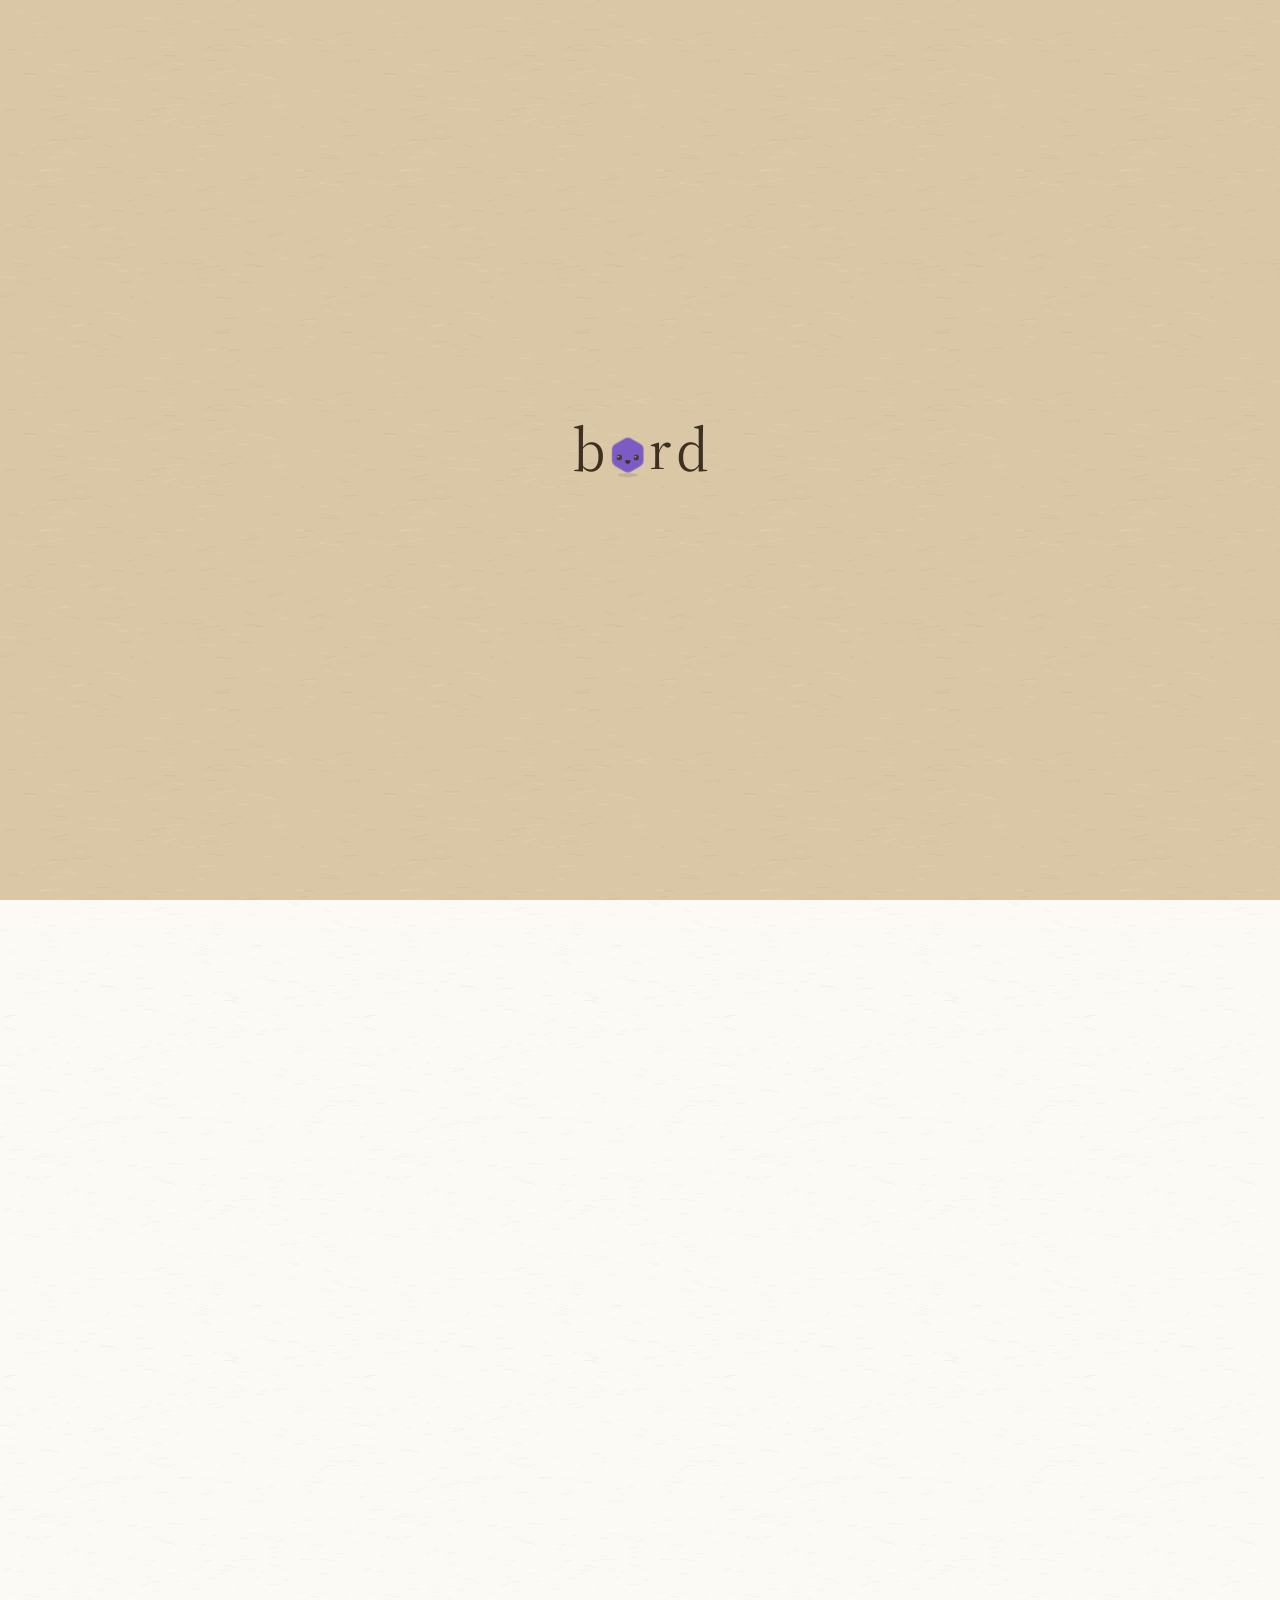
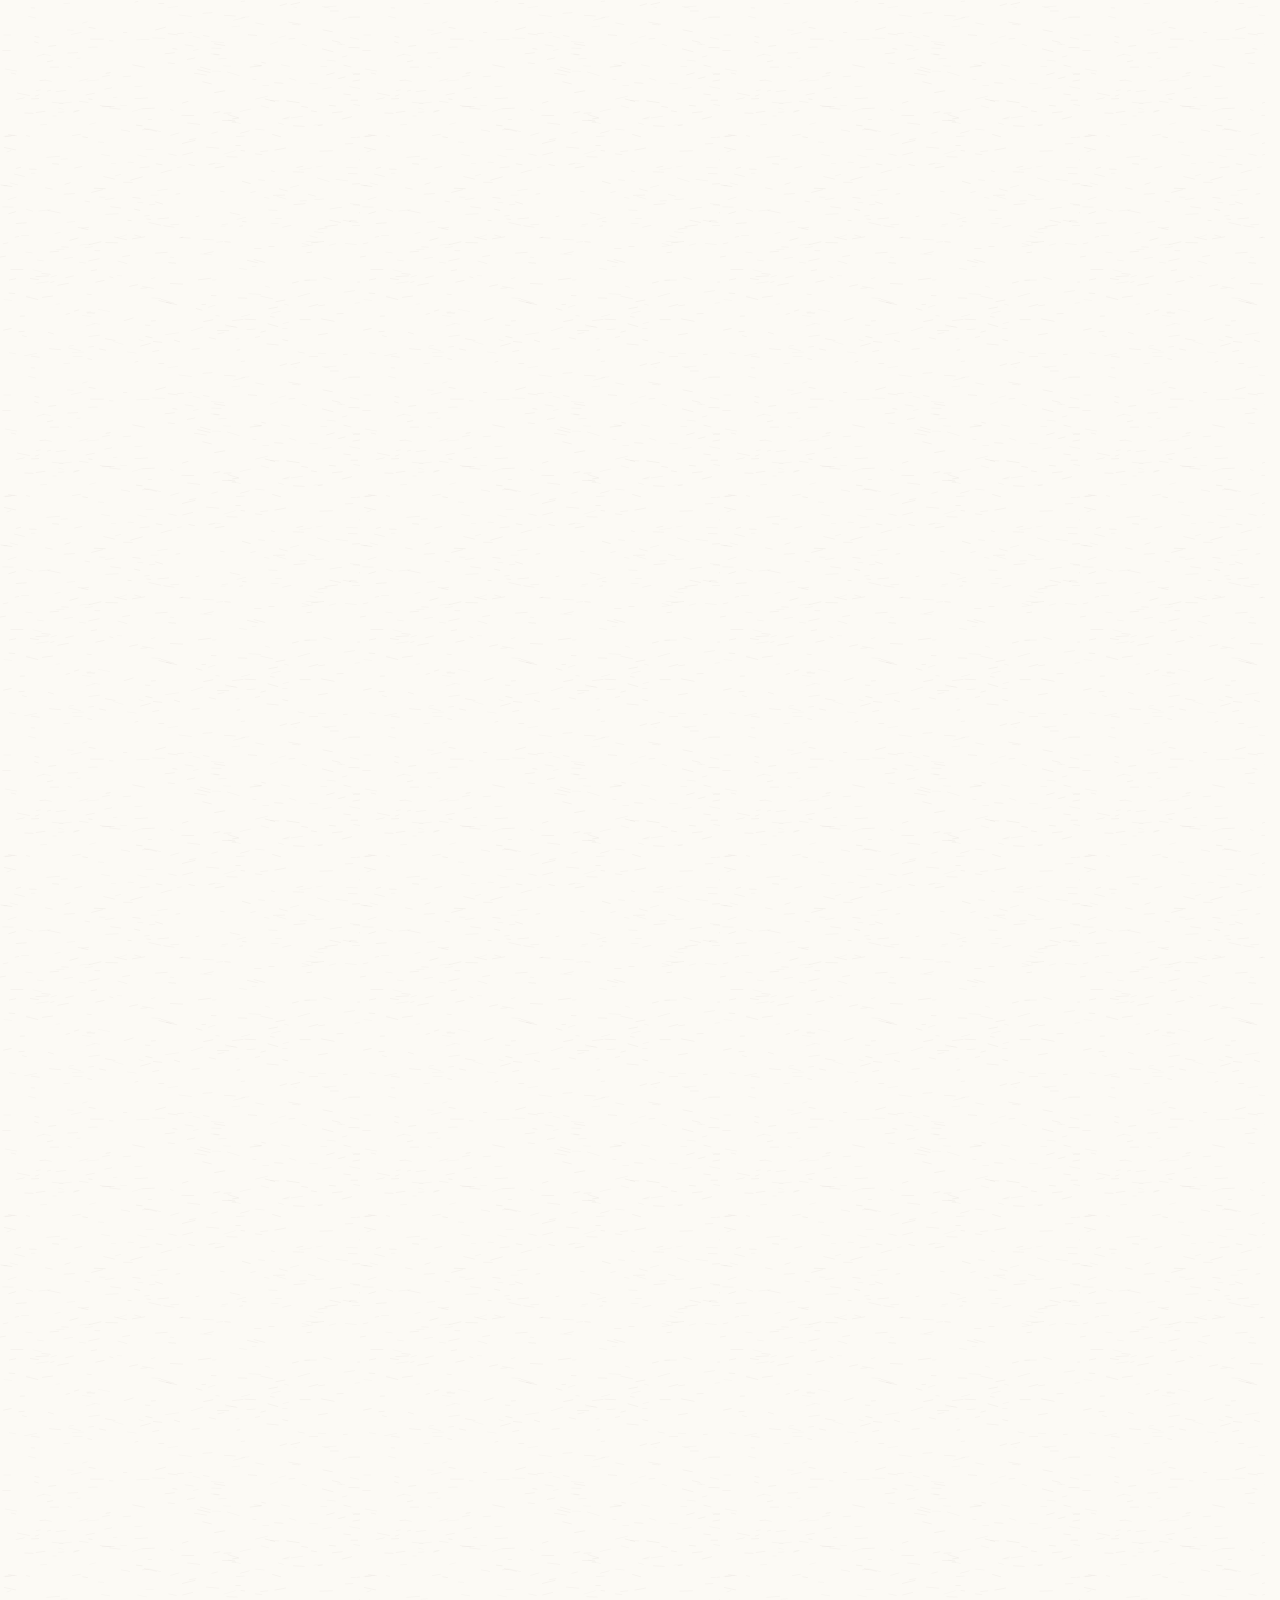
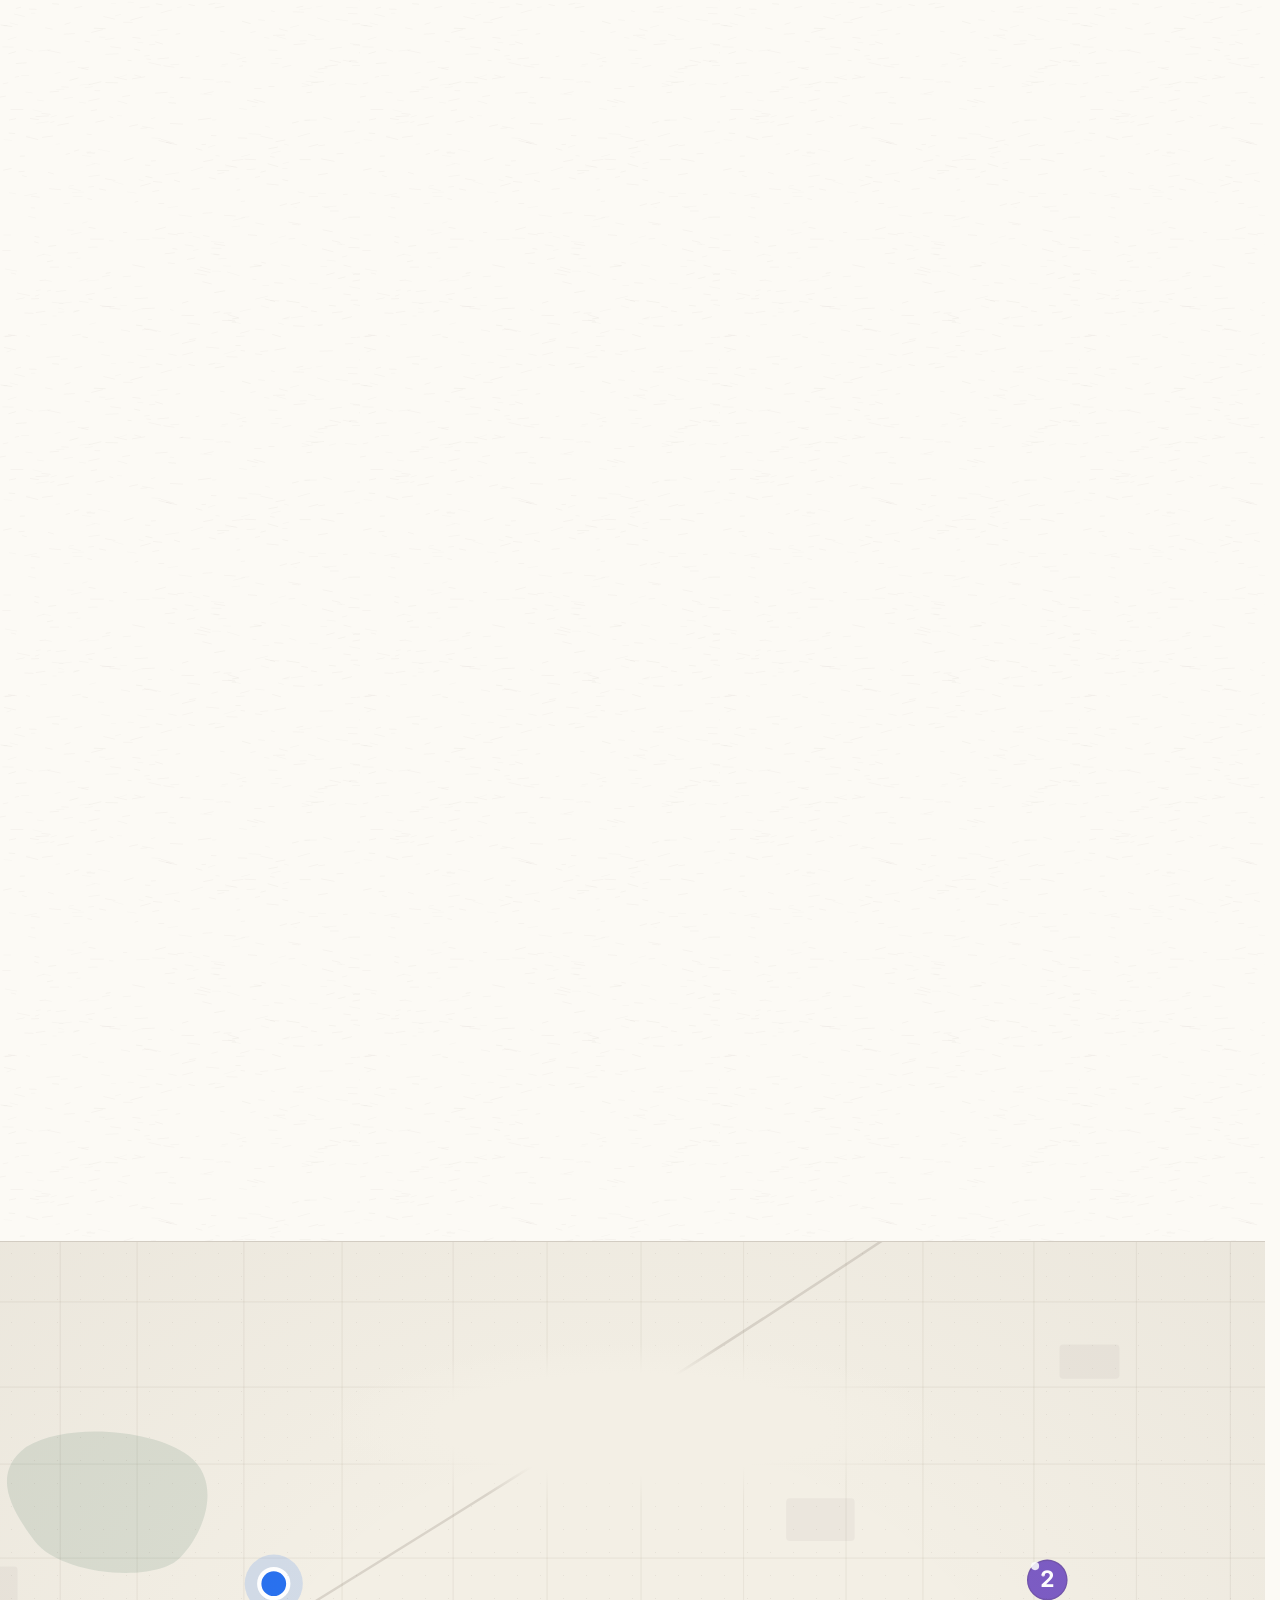
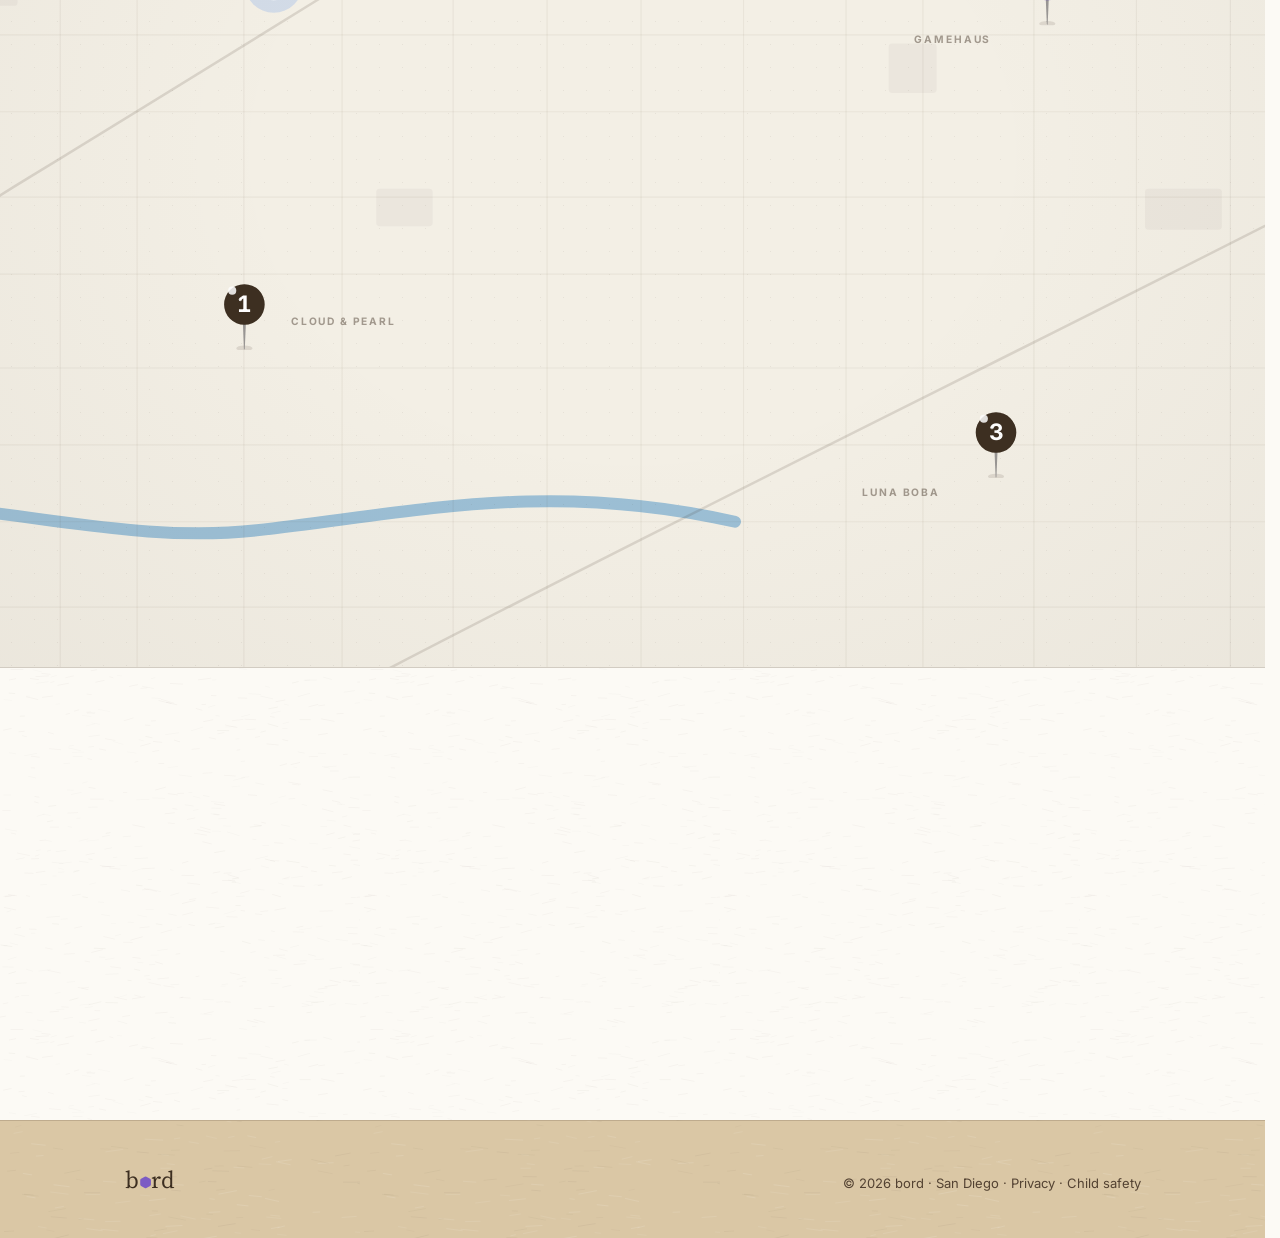
<file: index.html>
<!DOCTYPE html>
<html lang="en">
<head>
  <meta charset="UTF-8" />
  <meta name="viewport" content="width=device-width, initial-scale=1.0" />
  <title>bord</title>
  <meta name="description" content="bord. Meet people over board games at boba shops near you." />
  <link rel="icon" type="image/svg+xml" href="favicon.svg?v=20260914" />

  <link rel="preconnect" href="https://fonts.googleapis.com" />
  <link rel="preconnect" href="https://fonts.gstatic.com" crossorigin />
  <link href="https://fonts.googleapis.com/css2?family=Source+Serif+4:ital,opsz,wght@0,8..60,400..600;1,8..60,400&family=Inter:wght@400;500;700&display=swap" rel="stylesheet" />

  <!-- ?v= busts browser caches of the stylesheets and scripts. Bump it
       whenever css/ or js/ change, or visitors keep the old rules. -->
  <link rel="stylesheet" href="css/tokens.css?v=20261031" />
  <link rel="stylesheet" href="css/base.css?v=20261106" />
  <link rel="stylesheet" href="css/sections.css?v=20261106" />
  <link rel="stylesheet" href="css/bord-mascot.css?v=20261025" />
  <link rel="stylesheet" href="css/intro.css?v=20261031" />
  <noscript><style>.intro { display: none; }</style></noscript>
</head>
<body>

<svg xmlns="http://www.w3.org/2000/svg" style="display:none" aria-hidden="true">
<symbol id="s-catan" viewBox="-64 -64 128 128"><path d="M-6.55 -32.22Q0 -36 6.55 -32.22L24.63 -21.78Q31.18 -18 31.18 -10.44L31.18 10.44Q31.18 18 24.63 21.78L6.55 32.22Q0 36 -6.55 32.22L-24.63 21.78Q-31.18 18 -31.18 10.44L-31.18 -10.44Q-31.18 -18 -24.63 -21.78Z" fill="#FFFFFF" stroke="#FFFFFF" stroke-width="10" stroke-linejoin="round"/><path d="M-30 -32L-21.5 -22L-38.5 -22Z" fill="#FFFFFF" stroke="#FFFFFF" stroke-width="10" stroke-linejoin="round"/><path d="M-36.5 -22H-23.5A0 0 0 0 1 -23.5 -22V-12A0 0 0 0 1 -23.5 -12H-36.5A0 0 0 0 1 -36.5 -12V-22A0 0 0 0 1 -36.5 -22Z" fill="#FFFFFF" stroke="#FFFFFF" stroke-width="10" stroke-linejoin="round"/><path d="M-6.55 -32.22Q0 -36 6.55 -32.22L24.63 -21.78Q31.18 -18 31.18 -10.44L31.18 10.44Q31.18 18 24.63 21.78L6.55 32.22Q0 36 -6.55 32.22L-24.63 21.78Q-31.18 18 -31.18 10.44L-31.18 -10.44Q-31.18 -18 -24.63 -21.78Z" fill="#E6B496" stroke="#3D2F21" stroke-width="1" stroke-opacity=".25"/><path d="M-11.4 0.2H11.4A1.6 1.6 0 0 1 13 1.8V1.8A1.6 1.6 0 0 1 11.4 3.4H-11.4A1.6 1.6 0 0 1 -13 1.8V1.8A1.6 1.6 0 0 1 -11.4 0.2Z" fill="#E0BF73" opacity="0.85"/><path d="M-9.4 8.4H9.4A1.6 1.6 0 0 1 11 10V10A1.6 1.6 0 0 1 9.4 11.6H-9.4A1.6 1.6 0 0 1 -11 10V10A1.6 1.6 0 0 1 -9.4 8.4Z" fill="#E0BF73" opacity="0.85"/><path d="M-7.4 16.6H7.4A1.6 1.6 0 0 1 9 18.2V18.2A1.6 1.6 0 0 1 7.4 19.8H-7.4A1.6 1.6 0 0 1 -9 18.2V18.2A1.6 1.6 0 0 1 -7.4 16.6Z" fill="#E0BF73" opacity="0.85"/><path d="M-36.5 -22H-23.5A0 0 0 0 1 -23.5 -22V-12A0 0 0 0 1 -23.5 -12H-36.5A0 0 0 0 1 -36.5 -12V-22A0 0 0 0 1 -36.5 -22Z" fill="#FCFAF5" stroke="#3D2F21" stroke-width="0.8" stroke-opacity=".3"/><path d="M-31.75 -17A1.75 1.75 0 1 0 -28.25 -17A1.75 1.75 0 1 0 -31.75 -17Z" fill="#BAD0E1" opacity="0.8"/><path d="M-30 -32L-21.5 -22L-38.5 -22Z" fill="#ECBFBF" stroke="#3D2F21" stroke-width="0.8" stroke-opacity=".3" stroke-linejoin="round"/></symbol>
<symbol id="s-wingspan" viewBox="-64 -64 128 128"><path d="M-31 -2A27 23 0 1 0 23 -2A27 23 0 1 0 -31 -2Z" fill="#FFFFFF" stroke="#FFFFFF" stroke-width="10" stroke-linejoin="round"/><path d="M1 -18A15 15 0 1 0 31 -18A15 15 0 1 0 1 -18Z" fill="#FFFFFF" stroke="#FFFFFF" stroke-width="10" stroke-linejoin="round"/><path d="M16.5 20A7.5 9.25 0 1 0 31.5 20A7.5 9.25 0 1 0 16.5 20Z" fill="#FFFFFF" stroke="#FFFFFF" stroke-width="10" stroke-linejoin="round"/><g transform="rotate(-115 -31 0)"><path d="M-31 -7L-22 7L-40 7Z" fill="#FFFFFF" stroke="#FFFFFF" stroke-width="10" stroke-linejoin="round"/></g><g transform="rotate(-115 -31 0)"><path d="M-31 -7L-22 7L-40 7Z" fill="#9EB5C8"/></g><path d="M-31 -2A27 23 0 1 0 23 -2A27 23 0 1 0 -31 -2Z" fill="#BAD0E1"/><path d="M1 -18A15 15 0 1 0 31 -18A15 15 0 1 0 1 -18Z" fill="#BAD0E1"/><g transform="rotate(-14 -8 2)"><path d="M-22 2A14 8.5 0 1 0 6 2A14 8.5 0 1 0 -22 2Z" fill="#96AEC0" stroke="#FFFFFF" stroke-width="1.4" stroke-opacity=".5"/></g><g transform="rotate(90 33 -16)"><path d="M33 -21.5L37.5 -10.5L28.5 -10.5Z" fill="#E0BF73"/></g><path d="M15.75 -21A4.25 4.25 0 1 0 24.25 -21A4.25 4.25 0 1 0 15.75 -21Z" fill="#3D2F21"/><path d="M16.6 -23.89A0.85 0.85 0 1 0 18.3 -23.89A0.85 0.85 0 1 0 16.6 -23.89Z" fill="#FFFFFF" opacity="0.85"/><path d="M18.81 -22.02A0.34 0.34 0 1 0 19.49 -22.02A0.34 0.34 0 1 0 18.81 -22.02Z" fill="#FFFFFF" opacity="0.68"/><path d="M21.25 -11A3.75 2.5 0 1 0 28.75 -11A3.75 2.5 0 1 0 21.25 -11Z" fill="#ECBFBF" opacity="0.7"/><path d="M16.5 20A7.5 9.25 0 1 0 31.5 20A7.5 9.25 0 1 0 16.5 20Z" fill="#FCFAF5" stroke="#3D2F21" stroke-width="0.8" stroke-opacity=".22"/><path d="M21 17A1 1 0 1 0 23 17A1 1 0 1 0 21 17Z" fill="#BDA784" opacity="0.5"/><path d="M25.7 23A0.8 0.8 0 1 0 27.3 23A0.8 0.8 0 1 0 25.7 23Z" fill="#BDA784" opacity="0.5"/></symbol>
<symbol id="s-jenga" viewBox="-64 -64 128 128"><path d="M-24.76 -29.8H24.76A3.24 3.24 0 0 1 28 -26.56V-22.24A3.24 3.24 0 0 1 24.76 -19H-24.76A3.24 3.24 0 0 1 -28 -22.24V-26.56A3.24 3.24 0 0 1 -24.76 -29.8Z" fill="#FFFFFF" stroke="#FFFFFF" stroke-width="10" stroke-linejoin="round"/><path d="M-27.76 -17.6H-6.94A3.24 3.24 0 0 1 -3.7 -14.36V-10.04A3.24 3.24 0 0 1 -6.94 -6.8H-27.76A3.24 3.24 0 0 1 -31 -10.04V-14.36A3.24 3.24 0 0 1 -27.76 -17.6Z" fill="#FFFFFF" stroke="#FFFFFF" stroke-width="10" stroke-linejoin="round"/><path d="M3.94 -17.6H24.76A3.24 3.24 0 0 1 28 -14.36V-10.04A3.24 3.24 0 0 1 24.76 -6.8H3.94A3.24 3.24 0 0 1 0.7 -10.04V-14.36A3.24 3.24 0 0 1 3.94 -17.6Z" fill="#FFFFFF" stroke="#FFFFFF" stroke-width="10" stroke-linejoin="round"/><path d="M-24.76 -5.4H24.76A3.24 3.24 0 0 1 28 -2.16V2.16A3.24 3.24 0 0 1 24.76 5.4H-24.76A3.24 3.24 0 0 1 -28 2.16V-2.16A3.24 3.24 0 0 1 -24.76 -5.4Z" fill="#FFFFFF" stroke="#FFFFFF" stroke-width="10" stroke-linejoin="round"/><path d="M-24.76 6.8H-3.94A3.24 3.24 0 0 1 -0.7 10.04V14.36A3.24 3.24 0 0 1 -3.94 17.6H-24.76A3.24 3.24 0 0 1 -28 14.36V10.04A3.24 3.24 0 0 1 -24.76 6.8Z" fill="#FFFFFF" stroke="#FFFFFF" stroke-width="10" stroke-linejoin="round"/><path d="M3.94 6.8H24.76A3.24 3.24 0 0 1 28 10.04V14.36A3.24 3.24 0 0 1 24.76 17.6H3.94A3.24 3.24 0 0 1 0.7 14.36V10.04A3.24 3.24 0 0 1 3.94 6.8Z" fill="#FFFFFF" stroke="#FFFFFF" stroke-width="10" stroke-linejoin="round"/><path d="M-24.76 19H24.76A3.24 3.24 0 0 1 28 22.24V26.56A3.24 3.24 0 0 1 24.76 29.8H-24.76A3.24 3.24 0 0 1 -28 26.56V22.24A3.24 3.24 0 0 1 -24.76 19Z" fill="#FFFFFF" stroke="#FFFFFF" stroke-width="10" stroke-linejoin="round"/><path d="M-24.76 -29.8H24.76A3.24 3.24 0 0 1 28 -26.56V-22.24A3.24 3.24 0 0 1 24.76 -19H-24.76A3.24 3.24 0 0 1 -28 -22.24V-26.56A3.24 3.24 0 0 1 -24.76 -29.8Z" fill="#DAC7A5" stroke="#3D2F21" stroke-width="0.8" stroke-opacity=".25"/><path d="M-27.76 -17.6H-6.94A3.24 3.24 0 0 1 -3.7 -14.36V-10.04A3.24 3.24 0 0 1 -6.94 -6.8H-27.76A3.24 3.24 0 0 1 -31 -10.04V-14.36A3.24 3.24 0 0 1 -27.76 -17.6Z" fill="#ECBFBF" stroke="#3D2F21" stroke-width="0.8" stroke-opacity=".25"/><path d="M3.94 -17.6H24.76A3.24 3.24 0 0 1 28 -14.36V-10.04A3.24 3.24 0 0 1 24.76 -6.8H3.94A3.24 3.24 0 0 1 0.7 -10.04V-14.36A3.24 3.24 0 0 1 3.94 -17.6Z" fill="#DAC7A5" stroke="#3D2F21" stroke-width="0.8" stroke-opacity=".25"/><path d="M-24.76 -5.4H24.76A3.24 3.24 0 0 1 28 -2.16V2.16A3.24 3.24 0 0 1 24.76 5.4H-24.76A3.24 3.24 0 0 1 -28 2.16V-2.16A3.24 3.24 0 0 1 -24.76 -5.4Z" fill="#DAC7A5" stroke="#3D2F21" stroke-width="0.8" stroke-opacity=".25"/><path d="M-24.76 6.8H-3.94A3.24 3.24 0 0 1 -0.7 10.04V14.36A3.24 3.24 0 0 1 -3.94 17.6H-24.76A3.24 3.24 0 0 1 -28 14.36V10.04A3.24 3.24 0 0 1 -24.76 6.8Z" fill="#DAC7A5" stroke="#3D2F21" stroke-width="0.8" stroke-opacity=".25"/><path d="M3.94 6.8H24.76A3.24 3.24 0 0 1 28 10.04V14.36A3.24 3.24 0 0 1 24.76 17.6H3.94A3.24 3.24 0 0 1 0.7 14.36V10.04A3.24 3.24 0 0 1 3.94 6.8Z" fill="#DAC7A5" stroke="#3D2F21" stroke-width="0.8" stroke-opacity=".25"/><path d="M-24.76 19H24.76A3.24 3.24 0 0 1 28 22.24V26.56A3.24 3.24 0 0 1 24.76 29.8H-24.76A3.24 3.24 0 0 1 -28 26.56V22.24A3.24 3.24 0 0 1 -24.76 19Z" fill="#DAC7A5" stroke="#3D2F21" stroke-width="0.8" stroke-opacity=".25"/></symbol>
<symbol id="s-uno" viewBox="-64 -64 128 128"><g transform="rotate(-11 -7.5 26)"><path d="M-20 -26H5A5.5 5.5 0 0 1 10.5 -20.5V20.5A5.5 5.5 0 0 1 5 26H-20A5.5 5.5 0 0 1 -25.5 20.5V-20.5A5.5 5.5 0 0 1 -20 -26Z" fill="#FFFFFF" stroke="#FFFFFF" stroke-width="10" stroke-linejoin="round"/></g><g transform="rotate(11 7.5 26)"><path d="M-5 -26H20A5.5 5.5 0 0 1 25.5 -20.5V20.5A5.5 5.5 0 0 1 20 26H-5A5.5 5.5 0 0 1 -10.5 20.5V-20.5A5.5 5.5 0 0 1 -5 -26Z" fill="#FFFFFF" stroke="#FFFFFF" stroke-width="10" stroke-linejoin="round"/></g><g transform="rotate(-11 -7.5 26)"><path d="M-20 -26H5A5.5 5.5 0 0 1 10.5 -20.5V20.5A5.5 5.5 0 0 1 5 26H-20A5.5 5.5 0 0 1 -25.5 20.5V-20.5A5.5 5.5 0 0 1 -20 -26Z" fill="#BAD0E1" stroke="#FFFFFF" stroke-width="2.6"/><g transform="rotate(28 -7.5 0)"><path d="M-17.5 0A10 16 0 1 0 2.5 0A10 16 0 1 0 -17.5 0Z" fill="#FFFFFF" stroke="#FFFFFF" stroke-width="2.4" opacity="0.9"/></g></g><g transform="rotate(11 7.5 26)"><path d="M-5 -26H20A5.5 5.5 0 0 1 25.5 -20.5V20.5A5.5 5.5 0 0 1 20 26H-5A5.5 5.5 0 0 1 -10.5 20.5V-20.5A5.5 5.5 0 0 1 -5 -26Z" fill="#ECBFBF" stroke="#FFFFFF" stroke-width="2.6"/><g transform="rotate(28 7.5 0)"><path d="M-2.5 0A10 16 0 1 0 17.5 0A10 16 0 1 0 -2.5 0Z" fill="#FFFFFF" stroke="#FFFFFF" stroke-width="2.4" opacity="0.9"/></g></g></symbol>
<symbol id="s-codenames" viewBox="-64 -64 128 128"><path d="M-27 -18H27A6 6 0 0 1 33 -12V20A6 6 0 0 1 27 26H-27A6 6 0 0 1 -33 20V-12A6 6 0 0 1 -27 -18Z" fill="#FFFFFF" stroke="#FFFFFF" stroke-width="10" stroke-linejoin="round"/><path d="M-20 -16A9 9 0 1 0 -2 -16A9 9 0 1 0 -20 -16Z" fill="#FFFFFF" stroke="#FFFFFF" stroke-width="10" stroke-linejoin="round"/><path d="M2 -16A9 9 0 1 0 20 -16A9 9 0 1 0 2 -16Z" fill="#FFFFFF" stroke="#FFFFFF" stroke-width="10" stroke-linejoin="round"/><path d="M-27 -18H27A6 6 0 0 1 33 -12V20A6 6 0 0 1 27 26H-27A6 6 0 0 1 -33 20V-12A6 6 0 0 1 -27 -18Z" fill="#FCFAF5" stroke="#3D2F21" stroke-width="1" stroke-opacity=".3"/><path d="M-13.5 10H13.5A3.5 3.5 0 0 1 17 13.5V13.5A3.5 3.5 0 0 1 13.5 17H-13.5A3.5 3.5 0 0 1 -17 13.5V13.5A3.5 3.5 0 0 1 -13.5 10Z" fill="#3D2F21" opacity="0.72"/><path d="M-25.5 6A4.5 2.75 0 1 0 -16.5 6A4.5 2.75 0 1 0 -25.5 6Z" fill="#ECBFBF" opacity="0.75"/><path d="M16.5 6A4.5 2.75 0 1 0 25.5 6A4.5 2.75 0 1 0 16.5 6Z" fill="#ECBFBF" opacity="0.75"/><path d="M-20 -16A9 9 0 1 0 -2 -16A9 9 0 1 0 -20 -16Z" fill="#BAD0E1" stroke="#3D2F21" stroke-width="2.8" fill-opacity=".45"/><path d="M2 -16A9 9 0 1 0 20 -16A9 9 0 1 0 2 -16Z" fill="#BAD0E1" stroke="#3D2F21" stroke-width="2.8" fill-opacity=".45"/><path d="M-2.5 -17.2H2.5A0 0 0 0 1 2.5 -17.2V-14.8A0 0 0 0 1 2.5 -14.8H-2.5A0 0 0 0 1 -2.5 -14.8V-17.2A0 0 0 0 1 -2.5 -17.2Z" fill="#3D2F21"/></symbol>
<symbol id="s-ticket" viewBox="-64 -64 128 128"><path d="M-26 -21H-14A5 5 0 0 1 -9 -16V8A5 5 0 0 1 -14 13H-26A5 5 0 0 1 -31 8V-16A5 5 0 0 1 -26 -21Z" fill="#FFFFFF" stroke="#FFFFFF" stroke-width="10" stroke-linejoin="round"/><path d="M-4 -7H20A11 11 0 0 1 31 4V4A11 11 0 0 1 20 15H-4A11 11 0 0 1 -15 4V4A11 11 0 0 1 -4 -7Z" fill="#FFFFFF" stroke="#FFFFFF" stroke-width="10" stroke-linejoin="round"/><path d="M3 -10A5 5 0 1 0 13 -10A5 5 0 1 0 3 -10Z" fill="#FFFFFF" stroke="#FFFFFF" stroke-width="10" stroke-linejoin="round"/><path d="M-22 18A8 8 0 1 0 -6 18A8 8 0 1 0 -22 18Z" fill="#FFFFFF" stroke="#FFFFFF" stroke-width="10" stroke-linejoin="round"/><path d="M6 18A8 8 0 1 0 22 18A8 8 0 1 0 6 18Z" fill="#FFFFFF" stroke="#FFFFFF" stroke-width="10" stroke-linejoin="round"/><path d="M-26.5 -30A4.5 4.5 0 1 0 -17.5 -30A4.5 4.5 0 1 0 -26.5 -30Z" fill="#FFFFFF" stroke="#FFFFFF" stroke-width="10" stroke-linejoin="round"/><path d="M-26.5 -30A4.5 4.5 0 1 0 -17.5 -30A4.5 4.5 0 1 0 -26.5 -30Z" fill="#FFFFFF" opacity="0.9"/><path d="M-26 -21H-14A5 5 0 0 1 -9 -16V8A5 5 0 0 1 -14 13H-26A5 5 0 0 1 -31 8V-16A5 5 0 0 1 -26 -21Z" fill="#CFC4E0"/><path d="M-24.25 -14.75H-15.75A1.5 1.5 0 0 1 -14.25 -13.25V-4.75A1.5 1.5 0 0 1 -15.75 -3.25H-24.25A1.5 1.5 0 0 1 -25.75 -4.75V-13.25A1.5 1.5 0 0 1 -24.25 -14.75Z" fill="#BAD0E1" opacity="0.65"/><path d="M-4 -7H20A11 11 0 0 1 31 4V4A11 11 0 0 1 20 15H-4A11 11 0 0 1 -15 4V4A11 11 0 0 1 -4 -7Z" fill="#ECBFBF"/><path d="M-4 -4H20A8 8 0 0 1 28 4V4A8 8 0 0 1 20 12H-4A8 8 0 0 1 -12 4V4A8 8 0 0 1 -4 -4Z" fill="none" stroke="#FFFFFF" stroke-width="1.4" stroke-opacity=".55"/><path d="M3 -10A5 5 0 1 0 13 -10A5 5 0 1 0 3 -10Z" fill="#E0BF73"/><path d="M-22 18A8 8 0 1 0 -6 18A8 8 0 1 0 -22 18Z" fill="#E0BF73" stroke="#3D2F21" stroke-width="1.2" stroke-opacity=".4"/><path d="M-14.05 12H-13.95A0.7 0.7 0 0 1 -13.25 12.7V23.3A0.7 0.7 0 0 1 -13.95 24H-14.05A0.7 0.7 0 0 1 -14.75 23.3V12.7A0.7 0.7 0 0 1 -14.05 12Z" fill="#3D2F21" opacity="0.4"/><path d="M-20.4 12.56A1.6 1.6 0 1 0 -17.2 12.56A1.6 1.6 0 1 0 -20.4 12.56Z" fill="#FFFFFF" opacity="0.59"/><path d="M-16.24 16.08A0.64 0.64 0 1 0 -14.96 16.08A0.64 0.64 0 1 0 -16.24 16.08Z" fill="#FFFFFF" opacity="0.48"/><path d="M6 18A8 8 0 1 0 22 18A8 8 0 1 0 6 18Z" fill="#E0BF73" stroke="#3D2F21" stroke-width="1.2" stroke-opacity=".4"/><path d="M13.95 12H14.05A0.7 0.7 0 0 1 14.75 12.7V23.3A0.7 0.7 0 0 1 14.05 24H13.95A0.7 0.7 0 0 1 13.25 23.3V12.7A0.7 0.7 0 0 1 13.95 12Z" fill="#3D2F21" opacity="0.4"/><path d="M7.6 12.56A1.6 1.6 0 1 0 10.8 12.56A1.6 1.6 0 1 0 7.6 12.56Z" fill="#FFFFFF" opacity="0.59"/><path d="M11.76 16.08A0.64 0.64 0 1 0 13.04 16.08A0.64 0.64 0 1 0 11.76 16.08Z" fill="#FFFFFF" opacity="0.48"/></symbol>
<symbol id="s-sushi" viewBox="-64 -64 128 128"><path d="M-16 -8H16A11 11 0 0 1 27 3V9A11 11 0 0 1 16 20H-16A11 11 0 0 1 -27 9V3A11 11 0 0 1 -16 -8Z" fill="#FFFFFF" stroke="#FFFFFF" stroke-width="10" stroke-linejoin="round"/><path d="M-20 -16H20A10 10 0 0 1 30 -6V-6A10 10 0 0 1 20 4H-20A10 10 0 0 1 -30 -6V-6A10 10 0 0 1 -20 -16Z" fill="#FFFFFF" stroke="#FFFFFF" stroke-width="10" stroke-linejoin="round"/><path d="M-4.5 -18.5H4.5A2 2 0 0 1 6.5 -16.5V16.5A2 2 0 0 1 4.5 18.5H-4.5A2 2 0 0 1 -6.5 16.5V-16.5A2 2 0 0 1 -4.5 -18.5Z" fill="#FFFFFF" stroke="#FFFFFF" stroke-width="10" stroke-linejoin="round"/><path d="M-16 -8H16A11 11 0 0 1 27 3V9A11 11 0 0 1 16 20H-16A11 11 0 0 1 -27 9V3A11 11 0 0 1 -16 -8Z" fill="#FCFAF5" stroke="#3D2F21" stroke-width="0.8" stroke-opacity=".2"/><g transform="rotate(20 -14 12)"><path d="M-14.75 11.25H-13.25A0.75 0.75 0 0 1 -12.5 12V12A0.75 0.75 0 0 1 -13.25 12.75H-14.75A0.75 0.75 0 0 1 -15.5 12V12A0.75 0.75 0 0 1 -14.75 11.25Z" fill="#BDA784" opacity="0.55"/></g><g transform="rotate(-15 16 13)"><path d="M15.25 12.25H16.75A0.75 0.75 0 0 1 17.5 13V13A0.75 0.75 0 0 1 16.75 13.75H15.25A0.75 0.75 0 0 1 14.5 13V13A0.75 0.75 0 0 1 15.25 12.25Z" fill="#BDA784" opacity="0.55"/></g><path d="M-20 -16H20A10 10 0 0 1 30 -6V-6A10 10 0 0 1 20 4H-20A10 10 0 0 1 -30 -6V-6A10 10 0 0 1 -20 -16Z" fill="#ECBFBF"/><path d="M-16.1 -9.9H16.1A0.9 0.9 0 0 1 17 -9V-9A0.9 0.9 0 0 1 16.1 -8.1H-16.1A0.9 0.9 0 0 1 -17 -9V-9A0.9 0.9 0 0 1 -16.1 -9.9Z" fill="#FFFFFF" opacity="0.6"/><path d="M-16.1 -3.9H16.1A0.9 0.9 0 0 1 17 -3V-3A0.9 0.9 0 0 1 16.1 -2.1H-16.1A0.9 0.9 0 0 1 -17 -3V-3A0.9 0.9 0 0 1 -16.1 -3.9Z" fill="#FFFFFF" opacity="0.6"/><path d="M-26.8 -10.88A3.2 3.2 0 1 0 -20.4 -10.88A3.2 3.2 0 1 0 -26.8 -10.88Z" fill="#FFFFFF" opacity="0.68"/><path d="M-18.48 -3.84A1.28 1.28 0 1 0 -15.92 -3.84A1.28 1.28 0 1 0 -18.48 -3.84Z" fill="#FFFFFF" opacity="0.54"/><path d="M-4.5 -18.5H4.5A2 2 0 0 1 6.5 -16.5V16.5A2 2 0 0 1 4.5 18.5H-4.5A2 2 0 0 1 -6.5 16.5V-16.5A2 2 0 0 1 -4.5 -18.5Z" fill="#3D2F21" opacity="0.82"/></symbol>
<symbol id="s-azul" viewBox="-64 -64 128 128"><path d="M-23 -30H23A7 7 0 0 1 30 -23V23A7 7 0 0 1 23 30H-23A7 7 0 0 1 -30 23V-23A7 7 0 0 1 -23 -30Z" fill="#FFFFFF" stroke="#FFFFFF" stroke-width="10" stroke-linejoin="round"/><path d="M-23 -30H23A7 7 0 0 1 30 -23V23A7 7 0 0 1 23 30H-23A7 7 0 0 1 -30 23V-23A7 7 0 0 1 -23 -30Z" fill="#CFC4E0" stroke="#3D2F21" stroke-width="1" stroke-opacity=".25"/><g transform="rotate(45 0 0)"><path d="M-14 -17H14A3 3 0 0 1 17 -14V14A3 3 0 0 1 14 17H-14A3 3 0 0 1 -17 14V-14A3 3 0 0 1 -14 -17Z" fill="#FCFAF5"/></g><path d="M-5 0A5 5 0 1 0 5 0A5 5 0 1 0 -5 0Z" fill="#ECBFBF"/><path d="M14.37 16.62A2.25 2.25 0 1 0 18.87 16.62A2.25 2.25 0 1 0 14.37 16.62Z" fill="#FCFAF5" opacity="0.9"/><path d="M-18.87 16.62A2.25 2.25 0 1 0 -14.37 16.62A2.25 2.25 0 1 0 -18.87 16.62Z" fill="#FCFAF5" opacity="0.9"/><path d="M-18.87 -16.62A2.25 2.25 0 1 0 -14.37 -16.62A2.25 2.25 0 1 0 -18.87 -16.62Z" fill="#FCFAF5" opacity="0.9"/><path d="M14.37 -16.62A2.25 2.25 0 1 0 18.87 -16.62A2.25 2.25 0 1 0 14.37 -16.62Z" fill="#FCFAF5" opacity="0.9"/><path d="M-24.5 -21.2A5.5 5.5 0 1 0 -13.5 -21.2A5.5 5.5 0 1 0 -24.5 -21.2Z" fill="#FFFFFF" opacity="0.38"/><path d="M-10.2 -9.1A2.2 2.2 0 1 0 -5.8 -9.1A2.2 2.2 0 1 0 -10.2 -9.1Z" fill="#FFFFFF" opacity="0.31"/></symbol>
<symbol id="s-kittens" viewBox="-64 -64 128 128"><g transform="rotate(-8 -18 -22)"><path d="M-18 -29.5L-9.5 -14.5L-26.5 -14.5Z" fill="#FFFFFF" stroke="#FFFFFF" stroke-width="10" stroke-linejoin="round"/></g><g transform="rotate(8 18 -22)"><path d="M18 -29.5L26.5 -14.5L9.5 -14.5Z" fill="#FFFFFF" stroke="#FFFFFF" stroke-width="10" stroke-linejoin="round"/></g><path d="M-11 -17H11A17 17 0 0 1 28 0V8A17 17 0 0 1 11 25H-11A17 17 0 0 1 -28 8V0A17 17 0 0 1 -11 -17Z" fill="#FFFFFF" stroke="#FFFFFF" stroke-width="10" stroke-linejoin="round"/><g transform="rotate(-8 -18 -22)"><path d="M-18 -29.5L-9.5 -14.5L-26.5 -14.5Z" fill="#CFC4E0"/><path d="M-18 -24L-13.5 -16L-22.5 -16Z" fill="#ECBFBF" opacity="0.6"/></g><g transform="rotate(8 18 -22)"><path d="M18 -29.5L26.5 -14.5L9.5 -14.5Z" fill="#CFC4E0"/><path d="M18 -24L22.5 -16L13.5 -16Z" fill="#ECBFBF" opacity="0.6"/></g><path d="M-11 -17H11A17 17 0 0 1 28 0V8A17 17 0 0 1 11 25H-11A17 17 0 0 1 -28 8V0A17 17 0 0 1 -11 -17Z" fill="#CFC4E0"/><path d="M-15 -0.88L-14.3 -0.08L-13.4 0.64L-12.2 1.28L-10.9 1.72L-10 1.84L-9.1 1.76L-7.8 1.36L-6.6 0.72L-5.7 -0.04L-5 -0.8" fill="none" stroke="#3D2F21" stroke-width="2.4" stroke-linecap="round" stroke-linejoin="round"/><path d="M5 -0.88L5.7 -0.08L6.6 0.64L7.8 1.28L9.1 1.72L10 1.84L10.9 1.76L12.2 1.36L13.4 0.72L14.3 -0.04L15 -0.8" fill="none" stroke="#3D2F21" stroke-width="2.4" stroke-linecap="round" stroke-linejoin="round"/><path d="M-21.5 7A4.5 2.75 0 1 0 -12.5 7A4.5 2.75 0 1 0 -21.5 7Z" fill="#ECBFBF" opacity="0.8"/><path d="M12.5 7A4.5 2.75 0 1 0 21.5 7A4.5 2.75 0 1 0 12.5 7Z" fill="#ECBFBF" opacity="0.8"/><g transform="rotate(180 0 7)"><path d="M0 5L2.5 9L-2.5 9Z" fill="#B24438" opacity="0.85"/></g><g transform="rotate(8 -26 4)"><path d="M-31.3 3.3H-20.7A0.7 0.7 0 0 1 -20 4V4A0.7 0.7 0 0 1 -20.7 4.7H-31.3A0.7 0.7 0 0 1 -32 4V4A0.7 0.7 0 0 1 -31.3 3.3Z" fill="#3D2F21" opacity="0.45"/></g><g transform="rotate(-8 -26 10)"><path d="M-31.3 9.3H-20.7A0.7 0.7 0 0 1 -20 10V10A0.7 0.7 0 0 1 -20.7 10.7H-31.3A0.7 0.7 0 0 1 -32 10V10A0.7 0.7 0 0 1 -31.3 9.3Z" fill="#3D2F21" opacity="0.45"/></g><g transform="rotate(-8 26 4)"><path d="M20.7 3.3H31.3A0.7 0.7 0 0 1 32 4V4A0.7 0.7 0 0 1 31.3 4.7H20.7A0.7 0.7 0 0 1 20 4V4A0.7 0.7 0 0 1 20.7 3.3Z" fill="#3D2F21" opacity="0.45"/></g><g transform="rotate(8 26 10)"><path d="M20.7 9.3H31.3A0.7 0.7 0 0 1 32 10V10A0.7 0.7 0 0 1 31.3 10.7H20.7A0.7 0.7 0 0 1 20 10V10A0.7 0.7 0 0 1 20.7 9.3Z" fill="#3D2F21" opacity="0.45"/></g></symbol>
<symbol id="s-chess" viewBox="-64 -64 128 128"><path d="M-10 -19.5A10 10 0 1 0 10 -19.5A10 10 0 1 0 -10 -19.5Z" fill="#FFFFFF" stroke="#FFFFFF" stroke-width="10" stroke-linejoin="round"/><path d="M0 -12L14 16L-14 16Z" fill="#FFFFFF" stroke="#FFFFFF" stroke-width="10" stroke-linejoin="round"/><path d="M-9.75 3.75H9.75A2.25 2.25 0 0 1 12 6V6A2.25 2.25 0 0 1 9.75 8.25H-9.75A2.25 2.25 0 0 1 -12 6V6A2.25 2.25 0 0 1 -9.75 3.75Z" fill="#FFFFFF" stroke="#FFFFFF" stroke-width="10" stroke-linejoin="round"/><path d="M-14.75 15.75H14.75A4.25 4.25 0 0 1 19 20V20A4.25 4.25 0 0 1 14.75 24.25H-14.75A4.25 4.25 0 0 1 -19 20V20A4.25 4.25 0 0 1 -14.75 15.75Z" fill="#FFFFFF" stroke="#FFFFFF" stroke-width="10" stroke-linejoin="round"/><path d="M0 -12L14 16L-14 16Z" fill="#CFC4E0"/><path d="M-9.75 3.75H9.75A2.25 2.25 0 0 1 12 6V6A2.25 2.25 0 0 1 9.75 8.25H-9.75A2.25 2.25 0 0 1 -12 6V6A2.25 2.25 0 0 1 -9.75 3.75Z" fill="#B9ACCC"/><path d="M-14.75 15.75H14.75A4.25 4.25 0 0 1 19 20V20A4.25 4.25 0 0 1 14.75 24.25H-14.75A4.25 4.25 0 0 1 -19 20V20A4.25 4.25 0 0 1 -14.75 15.75Z" fill="#BEB2D1"/><path d="M-10 -19.5A10 10 0 1 0 10 -19.5A10 10 0 1 0 -10 -19.5Z" fill="#CFC4E0"/><path d="M-8 -26.3A2 2 0 1 0 -4 -26.3A2 2 0 1 0 -8 -26.3Z" fill="#FFFFFF" opacity="0.47"/><path d="M-2.8 -21.9A0.8 0.8 0 1 0 -1.2 -21.9A0.8 0.8 0 1 0 -2.8 -21.9Z" fill="#FFFFFF" opacity="0.37"/></symbol>
<symbol id="s-meeple" viewBox="-64 -64 128 128"><path d="M-12 -21.76A12 12.24 0 1 0 12 -21.76A12 12.24 0 1 0 -12 -21.76ZM-8.4 -10.88Q-24 -9.52 -27.6 5.44Q-26.4 13.6 -16.8 10.88L-22.8 34L-4.8 34Q0 24.48 4.8 34L22.8 34L16.8 10.88Q26.4 13.6 27.6 5.44Q24 -9.52 8.4 -10.88Z" fill="#FFFFFF" stroke="#FFFFFF" stroke-width="10" stroke-linejoin="round"/><path d="M-12 -21.76A12 12.24 0 1 0 12 -21.76A12 12.24 0 1 0 -12 -21.76ZM-8.4 -10.88Q-24 -9.52 -27.6 5.44Q-26.4 13.6 -16.8 10.88L-22.8 34L-4.8 34Q0 24.48 4.8 34L22.8 34L16.8 10.88Q26.4 13.6 27.6 5.44Q24 -9.52 8.4 -10.88Z" fill="#C4D5B1"/><path d="M-7.9 -17A3.9 3.9 0 1 0 -0.1 -17A3.9 3.9 0 1 0 -7.9 -17Z" fill="#FFFFFF" opacity="0.8"/></symbol>
<symbol id="s-meeple-sky" viewBox="-64 -64 128 128"><path d="M-12 -21.76A12 12.24 0 1 0 12 -21.76A12 12.24 0 1 0 -12 -21.76ZM-8.4 -10.88Q-24 -9.52 -27.6 5.44Q-26.4 13.6 -16.8 10.88L-22.8 34L-4.8 34Q0 24.48 4.8 34L22.8 34L16.8 10.88Q26.4 13.6 27.6 5.44Q24 -9.52 8.4 -10.88Z" fill="#FFFFFF" stroke="#FFFFFF" stroke-width="10" stroke-linejoin="round"/><path d="M-12 -21.76A12 12.24 0 1 0 12 -21.76A12 12.24 0 1 0 -12 -21.76ZM-8.4 -10.88Q-24 -9.52 -27.6 5.44Q-26.4 13.6 -16.8 10.88L-22.8 34L-4.8 34Q0 24.48 4.8 34L22.8 34L16.8 10.88Q26.4 13.6 27.6 5.44Q24 -9.52 8.4 -10.88Z" fill="#BAD0E1"/><path d="M-7.9 -17A3.9 3.9 0 1 0 -0.1 -17A3.9 3.9 0 1 0 -7.9 -17Z" fill="#FFFFFF" opacity="0.8"/></symbol>
<symbol id="s-meeple-blush" viewBox="-64 -64 128 128"><path d="M-12 -21.76A12 12.24 0 1 0 12 -21.76A12 12.24 0 1 0 -12 -21.76ZM-8.4 -10.88Q-24 -9.52 -27.6 5.44Q-26.4 13.6 -16.8 10.88L-22.8 34L-4.8 34Q0 24.48 4.8 34L22.8 34L16.8 10.88Q26.4 13.6 27.6 5.44Q24 -9.52 8.4 -10.88Z" fill="#FFFFFF" stroke="#FFFFFF" stroke-width="10" stroke-linejoin="round"/><path d="M-12 -21.76A12 12.24 0 1 0 12 -21.76A12 12.24 0 1 0 -12 -21.76ZM-8.4 -10.88Q-24 -9.52 -27.6 5.44Q-26.4 13.6 -16.8 10.88L-22.8 34L-4.8 34Q0 24.48 4.8 34L22.8 34L16.8 10.88Q26.4 13.6 27.6 5.44Q24 -9.52 8.4 -10.88Z" fill="#ECBFBF"/><path d="M-7.9 -17A3.9 3.9 0 1 0 -0.1 -17A3.9 3.9 0 1 0 -7.9 -17Z" fill="#FFFFFF" opacity="0.8"/></symbol>
<symbol id="s-meeple-taro" viewBox="-64 -64 128 128"><path d="M-12 -21.76A12 12.24 0 1 0 12 -21.76A12 12.24 0 1 0 -12 -21.76ZM-8.4 -10.88Q-24 -9.52 -27.6 5.44Q-26.4 13.6 -16.8 10.88L-22.8 34L-4.8 34Q0 24.48 4.8 34L22.8 34L16.8 10.88Q26.4 13.6 27.6 5.44Q24 -9.52 8.4 -10.88Z" fill="#FFFFFF" stroke="#FFFFFF" stroke-width="10" stroke-linejoin="round"/><path d="M-12 -21.76A12 12.24 0 1 0 12 -21.76A12 12.24 0 1 0 -12 -21.76ZM-8.4 -10.88Q-24 -9.52 -27.6 5.44Q-26.4 13.6 -16.8 10.88L-22.8 34L-4.8 34Q0 24.48 4.8 34L22.8 34L16.8 10.88Q26.4 13.6 27.6 5.44Q24 -9.52 8.4 -10.88Z" fill="#CFC4E0"/><path d="M-7.9 -17A3.9 3.9 0 1 0 -0.1 -17A3.9 3.9 0 1 0 -7.9 -17Z" fill="#FFFFFF" opacity="0.8"/></symbol>
<symbol id="s-meeple-accent" viewBox="-64 -64 128 128"><path d="M-12 -21.76A12 12.24 0 1 0 12 -21.76A12 12.24 0 1 0 -12 -21.76ZM-8.4 -10.88Q-24 -9.52 -27.6 5.44Q-26.4 13.6 -16.8 10.88L-22.8 34L-4.8 34Q0 24.48 4.8 34L22.8 34L16.8 10.88Q26.4 13.6 27.6 5.44Q24 -9.52 8.4 -10.88Z" fill="#FFFFFF" stroke="#FFFFFF" stroke-width="10" stroke-linejoin="round"/><path d="M-12 -21.76A12 12.24 0 1 0 12 -21.76A12 12.24 0 1 0 -12 -21.76ZM-8.4 -10.88Q-24 -9.52 -27.6 5.44Q-26.4 13.6 -16.8 10.88L-22.8 34L-4.8 34Q0 24.48 4.8 34L22.8 34L16.8 10.88Q26.4 13.6 27.6 5.44Q24 -9.52 8.4 -10.88Z" fill="#7C5CC4"/><path d="M-7.9 -17A3.9 3.9 0 1 0 -0.1 -17A3.9 3.9 0 1 0 -7.9 -17Z" fill="#FFFFFF" opacity="0.8"/></symbol>
<symbol id="s-star" viewBox="-64 -64 128 128"><path d="M0 -38L8.93 -12.3L36.14 -11.74L14.46 4.7L22.34 30.74L0 15.2L-22.34 30.74L-14.46 4.7L-36.14 -11.74L-8.93 -12.3Z" fill="#FFFFFF" stroke="#FFFFFF" stroke-width="10" stroke-linejoin="round"/><path d="M0 -38L8.93 -12.3L36.14 -11.74L14.46 4.7L22.34 30.74L0 15.2L-22.34 30.74L-14.46 4.7L-36.14 -11.74L-8.93 -12.3Z" fill="#E0BF73" stroke="#FFFFFF" stroke-width="0.8" stroke-opacity=".45" stroke-linejoin="round"/><path d="M16.7 16A5.3 5.3 0 1 0 27.3 16A5.3 5.3 0 1 0 16.7 16Z" fill="#FFFFFF" opacity="0.75"/></symbol>
<symbol id="s-trophy" viewBox="-64 -64 128 128"><path d="M-47 -6A13 13 0 1 0 -21 -6A13 13 0 1 0 -47 -6Z" fill="none" stroke="#FFFFFF" stroke-width="16"/><path d="M21 -6A13 13 0 1 0 47 -6A13 13 0 1 0 21 -6Z" fill="none" stroke="#FFFFFF" stroke-width="16"/><path d="M-26 -22 Q-26 -28 -20 -28 H20 Q26 -28 26 -22 V-2 Q26 22 0 22 Q-26 22 -26 -2 Z" fill="#FFFFFF" stroke="#FFFFFF" stroke-width="10" stroke-linejoin="round"/><path d="M-5 22H5A0 0 0 0 1 5 22V34A0 0 0 0 1 5 34H-5A0 0 0 0 1 -5 34V22A0 0 0 0 1 -5 22Z" fill="#FFFFFF" stroke="#FFFFFF" stroke-width="10" stroke-linejoin="round"/><path d="M-17 34H17A2 2 0 0 1 19 36V42A2 2 0 0 1 17 44H-17A2 2 0 0 1 -19 42V36A2 2 0 0 1 -17 34Z" fill="#FFFFFF" stroke="#FFFFFF" stroke-width="10" stroke-linejoin="round"/><path d="M-47 -6A13 13 0 1 0 -21 -6A13 13 0 1 0 -47 -6Z" fill="none" stroke="#E0BF73" stroke-width="7"/><path d="M21 -6A13 13 0 1 0 47 -6A13 13 0 1 0 21 -6Z" fill="none" stroke="#E0BF73" stroke-width="7"/><path d="M-26 -22 Q-26 -28 -20 -28 H20 Q26 -28 26 -22 V-2 Q26 22 0 22 Q-26 22 -26 -2 Z" fill="#E0BF73"/><path d="M-20.8 -19.68A5.2 5.2 0 1 0 -10.4 -19.68A5.2 5.2 0 1 0 -20.8 -19.68Z" fill="#FFFFFF" opacity="0.51"/><path d="M-7.28 -8.24A2.08 2.08 0 1 0 -3.12 -8.24A2.08 2.08 0 1 0 -7.28 -8.24Z" fill="#FFFFFF" opacity="0.41"/><path d="M-5 22H5A0 0 0 0 1 5 22V34A0 0 0 0 1 5 34H-5A0 0 0 0 1 -5 34V22A0 0 0 0 1 -5 22Z" fill="#C6A75F"/><path d="M-17 34H17A2 2 0 0 1 19 36V42A2 2 0 0 1 17 44H-17A2 2 0 0 1 -19 42V36A2 2 0 0 1 -17 34Z" fill="#BDA784"/></symbol>
<symbol id="s-ticket-admit" viewBox="-64 -64 128 128"><path d="M-41 -26H41A6 6 0 0 1 47 -20V20A6 6 0 0 1 41 26H-41A6 6 0 0 1 -47 20V-20A6 6 0 0 1 -41 -26Z" fill="#FFFFFF" stroke="#FFFFFF" stroke-width="10" stroke-linejoin="round"/><path d="M-41 -26H41A6 6 0 0 1 47 -20V20A6 6 0 0 1 41 26H-41A6 6 0 0 1 -47 20V-20A6 6 0 0 1 -41 -26Z" fill="#F6E19C" stroke="#3D2F21" stroke-width="1" stroke-opacity=".25"/><path d="M-54 0A7 7 0 1 0 -40 0A7 7 0 1 0 -54 0Z" fill="#FFFFFF"/><path d="M40 0A7 7 0 1 0 54 0A7 7 0 1 0 40 0Z" fill="#FFFFFF"/><path d="M-29.4 14A1.4 1.4 0 1 0 -26.6 14A1.4 1.4 0 1 0 -29.4 14Z" fill="#3D2F21" opacity="0.35"/><path d="M-24.9 14A1.4 1.4 0 1 0 -22.1 14A1.4 1.4 0 1 0 -24.9 14Z" fill="#3D2F21" opacity="0.35"/><path d="M-20.4 14A1.4 1.4 0 1 0 -17.6 14A1.4 1.4 0 1 0 -20.4 14Z" fill="#3D2F21" opacity="0.35"/><path d="M-15.9 14A1.4 1.4 0 1 0 -13.1 14A1.4 1.4 0 1 0 -15.9 14Z" fill="#3D2F21" opacity="0.35"/><path d="M-11.4 14A1.4 1.4 0 1 0 -8.6 14A1.4 1.4 0 1 0 -11.4 14Z" fill="#3D2F21" opacity="0.35"/><text x="0" y="-4" text-anchor="middle" font-family="Inter, -apple-system, sans-serif" font-weight="700" font-size="14" letter-spacing="0.6" fill="#3D2F21" fill-opacity=".7">ADMIT 1</text></symbol>
<symbol id="s-camera" viewBox="-64 -64 128 128"><path d="M-33 -24H33A10 10 0 0 1 43 -14V22A10 10 0 0 1 33 32H-33A10 10 0 0 1 -43 22V-14A10 10 0 0 1 -33 -24Z" fill="#FFFFFF" stroke="#FFFFFF" stroke-width="10" stroke-linejoin="round"/><path d="M-31 -38H-13A6 6 0 0 1 -7 -32V-24A6 6 0 0 1 -13 -18H-31A6 6 0 0 1 -37 -24V-32A6 6 0 0 1 -31 -38Z" fill="#FFFFFF" stroke="#FFFFFF" stroke-width="10" stroke-linejoin="round"/><path d="M-31 -38H-13A6 6 0 0 1 -7 -32V-24A6 6 0 0 1 -13 -18H-31A6 6 0 0 1 -37 -24V-32A6 6 0 0 1 -31 -38Z" fill="#A9C0D2"/><path d="M-33 -24H33A10 10 0 0 1 43 -14V22A10 10 0 0 1 33 32H-33A10 10 0 0 1 -43 22V-14A10 10 0 0 1 -33 -24Z" fill="#BAD0E1"/><path d="M-17 6A17 17 0 1 0 17 6A17 17 0 1 0 -17 6Z" fill="#FCFAF5"/><path d="M-17 6A17 17 0 1 0 17 6A17 17 0 1 0 -17 6Z" fill="none" stroke="#3D2F21" stroke-width="3.5" stroke-opacity=".6"/><path d="M-11 6A11 11 0 1 0 11 6A11 11 0 1 0 -11 6Z" fill="#3D2F21" opacity="0.75"/><path d="M-8.8 -1.48A2.2 2.2 0 1 0 -4.4 -1.48A2.2 2.2 0 1 0 -8.8 -1.48Z" fill="#FFFFFF" opacity="0.77"/><path d="M-3.08 3.36A0.88 0.88 0 1 0 -1.32 3.36A0.88 0.88 0 1 0 -3.08 3.36Z" fill="#FFFFFF" opacity="0.61"/><path d="M23 -22A5 5 0 1 0 33 -22A5 5 0 1 0 23 -22Z" fill="#ECBFBF"/></symbol>
<symbol id="s-pencil" viewBox="-64 -64 128 128"><g transform="rotate(-24 0 0)"><path d="M-38 -17H38A17 17 0 0 1 55 0V0A17 17 0 0 1 38 17H-38A17 17 0 0 1 -55 0V0A17 17 0 0 1 -38 -17Z" fill="#FFFFFF" stroke="#FFFFFF" stroke-width="10" stroke-linejoin="round"/><path d="M-39 -10H23A0 0 0 0 1 23 -10V10A0 0 0 0 1 23 10H-39A0 0 0 0 1 -39 10V-10A0 0 0 0 1 -39 -10Z" fill="#F6E19C"/><path d="M-39 -10H23A0 0 0 0 1 23 -10V-4A0 0 0 0 1 23 -4H-39A0 0 0 0 1 -39 -4V-10A0 0 0 0 1 -39 -10Z" fill="#3D2F21" opacity="0.1"/><path d="M23 -10 L45 0 L23 10 Z" fill="#DAC7A5"/><path d="M36 -4.1 L45 0 L36 4.1 Z" fill="#3D2F21"/><path d="M-46.5 -10H-39.5A0 0 0 0 1 -39.5 -10V10A0 0 0 0 1 -39.5 10H-46.5A0 0 0 0 1 -46.5 10V-10A0 0 0 0 1 -46.5 -10Z" fill="#D3B369"/><path d="M-54 -10H-50A5 5 0 0 1 -45 -5V5A5 5 0 0 1 -50 10H-54A5 5 0 0 1 -59 5V-5A5 5 0 0 1 -54 -10Z" fill="#ECBFBF"/></g></symbol>
<symbol id="s-postage" viewBox="-64 -64 128 128"><path d="M-44 -52H44A0 0 0 0 1 44 -52V52A0 0 0 0 1 44 52H-44A0 0 0 0 1 -44 52V-52A0 0 0 0 1 -44 -52ZM-40.74 -52A3.03 3.03 0 1 0 -34.69 -52A3.03 3.03 0 1 0 -40.74 -52ZM-40.74 52A3.03 3.03 0 1 0 -34.69 52A3.03 3.03 0 1 0 -40.74 52ZM-47.02 -44.57A3.03 3.03 0 1 0 -40.98 -44.57A3.03 3.03 0 1 0 -47.02 -44.57ZM40.98 -44.57A3.03 3.03 0 1 0 47.02 -44.57A3.03 3.03 0 1 0 40.98 -44.57ZM-28.17 -52A3.03 3.03 0 1 0 -22.12 -52A3.03 3.03 0 1 0 -28.17 -52ZM-28.17 52A3.03 3.03 0 1 0 -22.12 52A3.03 3.03 0 1 0 -28.17 52ZM-47.02 -29.71A3.03 3.03 0 1 0 -40.98 -29.71A3.03 3.03 0 1 0 -47.02 -29.71ZM40.98 -29.71A3.03 3.03 0 1 0 47.02 -29.71A3.03 3.03 0 1 0 40.98 -29.71ZM-15.6 -52A3.03 3.03 0 1 0 -9.55 -52A3.03 3.03 0 1 0 -15.6 -52ZM-15.6 52A3.03 3.03 0 1 0 -9.55 52A3.03 3.03 0 1 0 -15.6 52ZM-47.02 -14.86A3.03 3.03 0 1 0 -40.98 -14.86A3.03 3.03 0 1 0 -47.02 -14.86ZM40.98 -14.86A3.03 3.03 0 1 0 47.02 -14.86A3.03 3.03 0 1 0 40.98 -14.86ZM-3.03 -52A3.03 3.03 0 1 0 3.03 -52A3.03 3.03 0 1 0 -3.03 -52ZM-3.03 52A3.03 3.03 0 1 0 3.03 52A3.03 3.03 0 1 0 -3.03 52ZM-47.02 0A3.03 3.03 0 1 0 -40.98 0A3.03 3.03 0 1 0 -47.02 0ZM40.98 0A3.03 3.03 0 1 0 47.02 0A3.03 3.03 0 1 0 40.98 0ZM9.55 -52A3.03 3.03 0 1 0 15.6 -52A3.03 3.03 0 1 0 9.55 -52ZM9.55 52A3.03 3.03 0 1 0 15.6 52A3.03 3.03 0 1 0 9.55 52ZM-47.02 14.86A3.03 3.03 0 1 0 -40.98 14.86A3.03 3.03 0 1 0 -47.02 14.86ZM40.98 14.86A3.03 3.03 0 1 0 47.02 14.86A3.03 3.03 0 1 0 40.98 14.86ZM22.12 -52A3.03 3.03 0 1 0 28.17 -52A3.03 3.03 0 1 0 22.12 -52ZM22.12 52A3.03 3.03 0 1 0 28.17 52A3.03 3.03 0 1 0 22.12 52ZM-47.02 29.71A3.03 3.03 0 1 0 -40.98 29.71A3.03 3.03 0 1 0 -47.02 29.71ZM40.98 29.71A3.03 3.03 0 1 0 47.02 29.71A3.03 3.03 0 1 0 40.98 29.71ZM34.69 -52A3.03 3.03 0 1 0 40.74 -52A3.03 3.03 0 1 0 34.69 -52ZM34.69 52A3.03 3.03 0 1 0 40.74 52A3.03 3.03 0 1 0 34.69 52ZM-47.02 44.57A3.03 3.03 0 1 0 -40.98 44.57A3.03 3.03 0 1 0 -47.02 44.57ZM40.98 44.57A3.03 3.03 0 1 0 47.02 44.57A3.03 3.03 0 1 0 40.98 44.57Z" fill="#FFFFFF" fill-rule="evenodd"/><path d="M-34 -42H34A0 0 0 0 1 34 -42V42A0 0 0 0 1 34 42H-34A0 0 0 0 1 -34 42V-42A0 0 0 0 1 -34 -42Z" fill="#BAD0E1" opacity="0.75"/><path d="M-9.09 -9.21Q-6 -11 -2.91 -9.21L5.63 -4.28Q8.72 -2.5 8.72 1.07L8.72 10.93Q8.72 14.5 5.63 16.28L-2.91 21.21Q-6 23 -9.09 21.21L-17.63 16.28Q-20.72 14.5 -20.72 10.93L-20.72 1.07Q-20.72 -2.5 -17.63 -4.29Z" fill="#F4D488"/><text x="24" y="-22" text-anchor="middle" font-family="Inter, -apple-system, sans-serif" font-weight="700" font-size="20" fill="#3D2F21" fill-opacity=".75">6</text><g transform="rotate(-8 0 0)"><path d="M-35 -20 C-22 -26 -10 -14 0 -19 S24 -24 35 -21" fill="none" stroke="#3D2F21" stroke-width="1" opacity="0.3" stroke-linecap="round"/><path d="M-35 -11 C-22 -17 -10 -5 0 -10 S24 -15 35 -12" fill="none" stroke="#3D2F21" stroke-width="1" opacity="0.3" stroke-linecap="round"/><path d="M-35 -2 C-22 -8 -10 4 0 -1 S24 -6 35 -3" fill="none" stroke="#3D2F21" stroke-width="1" opacity="0.3" stroke-linecap="round"/></g></symbol>
<symbol id="s-die1" viewBox="-64 -64 128 128"><path d="M-28 -50H28A22 22 0 0 1 50 -28V28A22 22 0 0 1 28 50H-28A22 22 0 0 1 -50 28V-28A22 22 0 0 1 -28 -50Z" fill="#FCFAF5" stroke="#3D2F21" stroke-width="1.3"/><path d="M-8.5 0A8.5 8.5 0 1 0 8.5 0A8.5 8.5 0 1 0 -8.5 0Z" fill="#3D2F21"/></symbol>
<symbol id="s-die2" viewBox="-64 -64 128 128"><path d="M-28 -50H28A22 22 0 0 1 50 -28V28A22 22 0 0 1 28 50H-28A22 22 0 0 1 -50 28V-28A22 22 0 0 1 -28 -50Z" fill="#FCFAF5" stroke="#3D2F21" stroke-width="1.3"/><path d="M-32.5 -24A8.5 8.5 0 1 0 -15.5 -24A8.5 8.5 0 1 0 -32.5 -24Z" fill="#3D2F21"/><path d="M15.5 24A8.5 8.5 0 1 0 32.5 24A8.5 8.5 0 1 0 15.5 24Z" fill="#3D2F21"/></symbol>
<symbol id="s-die3" viewBox="-64 -64 128 128"><path d="M-28 -50H28A22 22 0 0 1 50 -28V28A22 22 0 0 1 28 50H-28A22 22 0 0 1 -50 28V-28A22 22 0 0 1 -28 -50Z" fill="#FCFAF5" stroke="#3D2F21" stroke-width="1.3"/><path d="M-32.5 -24A8.5 8.5 0 1 0 -15.5 -24A8.5 8.5 0 1 0 -32.5 -24Z" fill="#3D2F21"/><path d="M-8.5 0A8.5 8.5 0 1 0 8.5 0A8.5 8.5 0 1 0 -8.5 0Z" fill="#3D2F21"/><path d="M15.5 24A8.5 8.5 0 1 0 32.5 24A8.5 8.5 0 1 0 15.5 24Z" fill="#3D2F21"/></symbol>
<symbol id="s-die4" viewBox="-64 -64 128 128"><path d="M-28 -50H28A22 22 0 0 1 50 -28V28A22 22 0 0 1 28 50H-28A22 22 0 0 1 -50 28V-28A22 22 0 0 1 -28 -50Z" fill="#FCFAF5" stroke="#3D2F21" stroke-width="1.3"/><path d="M-32.5 -24A8.5 8.5 0 1 0 -15.5 -24A8.5 8.5 0 1 0 -32.5 -24Z" fill="#3D2F21"/><path d="M15.5 -24A8.5 8.5 0 1 0 32.5 -24A8.5 8.5 0 1 0 15.5 -24Z" fill="#3D2F21"/><path d="M-32.5 24A8.5 8.5 0 1 0 -15.5 24A8.5 8.5 0 1 0 -32.5 24Z" fill="#3D2F21"/><path d="M15.5 24A8.5 8.5 0 1 0 32.5 24A8.5 8.5 0 1 0 15.5 24Z" fill="#3D2F21"/></symbol>
<symbol id="s-die5" viewBox="-64 -64 128 128"><path d="M-28 -50H28A22 22 0 0 1 50 -28V28A22 22 0 0 1 28 50H-28A22 22 0 0 1 -50 28V-28A22 22 0 0 1 -28 -50Z" fill="#FCFAF5" stroke="#3D2F21" stroke-width="1.3"/><path d="M-32.5 -24A8.5 8.5 0 1 0 -15.5 -24A8.5 8.5 0 1 0 -32.5 -24Z" fill="#3D2F21"/><path d="M15.5 -24A8.5 8.5 0 1 0 32.5 -24A8.5 8.5 0 1 0 15.5 -24Z" fill="#3D2F21"/><path d="M-8.5 0A8.5 8.5 0 1 0 8.5 0A8.5 8.5 0 1 0 -8.5 0Z" fill="#3D2F21"/><path d="M-32.5 24A8.5 8.5 0 1 0 -15.5 24A8.5 8.5 0 1 0 -32.5 24Z" fill="#3D2F21"/><path d="M15.5 24A8.5 8.5 0 1 0 32.5 24A8.5 8.5 0 1 0 15.5 24Z" fill="#3D2F21"/></symbol>
<symbol id="s-die6" viewBox="-64 -64 128 128"><path d="M-28 -50H28A22 22 0 0 1 50 -28V28A22 22 0 0 1 28 50H-28A22 22 0 0 1 -50 28V-28A22 22 0 0 1 -28 -50Z" fill="#FCFAF5" stroke="#3D2F21" stroke-width="1.3"/><path d="M-32.5 -24A8.5 8.5 0 1 0 -15.5 -24A8.5 8.5 0 1 0 -32.5 -24Z" fill="#3D2F21"/><path d="M15.5 -24A8.5 8.5 0 1 0 32.5 -24A8.5 8.5 0 1 0 15.5 -24Z" fill="#3D2F21"/><path d="M-32.5 0A8.5 8.5 0 1 0 -15.5 0A8.5 8.5 0 1 0 -32.5 0Z" fill="#3D2F21"/><path d="M15.5 0A8.5 8.5 0 1 0 32.5 0A8.5 8.5 0 1 0 15.5 0Z" fill="#3D2F21"/><path d="M-32.5 24A8.5 8.5 0 1 0 -15.5 24A8.5 8.5 0 1 0 -32.5 24Z" fill="#3D2F21"/><path d="M15.5 24A8.5 8.5 0 1 0 32.5 24A8.5 8.5 0 1 0 15.5 24Z" fill="#3D2F21"/></symbol>
<symbol id="s-pin-red" viewBox="-64 -64 128 128"><path d="M-40 52A40 13 0 1 0 40 52A40 13 0 1 0 -40 52Z" fill="#3D2F21" opacity="0.1"/><path d="M-50 0A50 50 0 1 0 50 0A50 50 0 1 0 -50 0Z" fill="#D23B2F"/><path d="M-49.6 0A49.6 49.6 0 1 0 49.6 0A49.6 49.6 0 1 0 -49.6 0Z" fill="none" stroke="#3D2F21" stroke-width="0.8" stroke-opacity=".15"/><path d="M-40 -34A10 10 0 1 0 -20 -34A10 10 0 1 0 -40 -34Z" fill="#FFFFFF" opacity="0.85"/><path d="M-14 -12A4 4 0 1 0 -6 -12A4 4 0 1 0 -14 -12Z" fill="#FFFFFF" opacity="0.68"/></symbol>
<symbol id="s-pin-yellow" viewBox="-64 -64 128 128"><path d="M-40 52A40 13 0 1 0 40 52A40 13 0 1 0 -40 52Z" fill="#3D2F21" opacity="0.1"/><path d="M-50 0A50 50 0 1 0 50 0A50 50 0 1 0 -50 0Z" fill="#F2B714"/><path d="M-49.6 0A49.6 49.6 0 1 0 49.6 0A49.6 49.6 0 1 0 -49.6 0Z" fill="none" stroke="#3D2F21" stroke-width="0.8" stroke-opacity=".15"/><path d="M-40 -34A10 10 0 1 0 -20 -34A10 10 0 1 0 -40 -34Z" fill="#FFFFFF" opacity="0.85"/><path d="M-14 -12A4 4 0 1 0 -6 -12A4 4 0 1 0 -14 -12Z" fill="#FFFFFF" opacity="0.68"/></symbol>
<symbol id="s-pin-green" viewBox="-64 -64 128 128"><path d="M-40 52A40 13 0 1 0 40 52A40 13 0 1 0 -40 52Z" fill="#3D2F21" opacity="0.1"/><path d="M-50 0A50 50 0 1 0 50 0A50 50 0 1 0 -50 0Z" fill="#439856"/><path d="M-49.6 0A49.6 49.6 0 1 0 49.6 0A49.6 49.6 0 1 0 -49.6 0Z" fill="none" stroke="#3D2F21" stroke-width="0.8" stroke-opacity=".15"/><path d="M-40 -34A10 10 0 1 0 -20 -34A10 10 0 1 0 -40 -34Z" fill="#FFFFFF" opacity="0.85"/><path d="M-14 -12A4 4 0 1 0 -6 -12A4 4 0 1 0 -14 -12Z" fill="#FFFFFF" opacity="0.68"/></symbol>
<symbol id="s-pin-white" viewBox="-64 -64 128 128"><path d="M-40 52A40 13 0 1 0 40 52A40 13 0 1 0 -40 52Z" fill="#3D2F21" opacity="0.1"/><path d="M-50 0A50 50 0 1 0 50 0A50 50 0 1 0 -50 0Z" fill="#F8F6F2"/><path d="M-49.6 0A49.6 49.6 0 1 0 49.6 0A49.6 49.6 0 1 0 -49.6 0Z" fill="none" stroke="#3D2F21" stroke-width="0.8" stroke-opacity=".15"/><path d="M-40 -34A10 10 0 1 0 -20 -34A10 10 0 1 0 -40 -34Z" fill="#FFFFFF" opacity="0.85"/><path d="M-14 -12A4 4 0 1 0 -6 -12A4 4 0 1 0 -14 -12Z" fill="#FFFFFF" opacity="0.68"/></symbol>
<symbol id="s-mappin-red" viewBox="0 0 48 52"><g transform="translate(24 26)"><g transform="translate(-24 -26)"><path d="M19 51A5 1.7 0 1 0 29 51A5 1.7 0 1 0 19 51Z" fill="#3D2F21" opacity="0.12"/><path d="M22.6 24 H25.4 L24.28 51.04 L24 52 L23.72 51.04 Z" fill="#999694"/><path d="M11.5 24A12.5 12.5 0 1 0 36.5 24A12.5 12.5 0 1 0 11.5 24Z" fill="#D23B2F"/><path d="M11.9 24A12.1 12.1 0 1 0 36.1 24A12.1 12.1 0 1 0 11.9 24Z" fill="none" stroke="#3D2F21" stroke-width="0.8" stroke-opacity=".15"/><path d="M14 15.5A2.5 2.5 0 1 0 19 15.5A2.5 2.5 0 1 0 14 15.5Z" fill="#FFFFFF" opacity="0.85"/><path d="M20.5 21A1 1 0 1 0 22.5 21A1 1 0 1 0 20.5 21Z" fill="#FFFFFF" opacity="0.68"/></g></g></symbol>
<symbol id="s-mappin-yellow" viewBox="0 0 48 52"><g transform="translate(24 26)"><g transform="translate(-24 -26)"><path d="M19 51A5 1.7 0 1 0 29 51A5 1.7 0 1 0 19 51Z" fill="#3D2F21" opacity="0.12"/><path d="M22.6 24 H25.4 L24.28 51.04 L24 52 L23.72 51.04 Z" fill="#999694"/><path d="M11.5 24A12.5 12.5 0 1 0 36.5 24A12.5 12.5 0 1 0 11.5 24Z" fill="#F2B714"/><path d="M11.9 24A12.1 12.1 0 1 0 36.1 24A12.1 12.1 0 1 0 11.9 24Z" fill="none" stroke="#3D2F21" stroke-width="0.8" stroke-opacity=".15"/><path d="M14 15.5A2.5 2.5 0 1 0 19 15.5A2.5 2.5 0 1 0 14 15.5Z" fill="#FFFFFF" opacity="0.85"/><path d="M20.5 21A1 1 0 1 0 22.5 21A1 1 0 1 0 20.5 21Z" fill="#FFFFFF" opacity="0.68"/></g></g></symbol>
<symbol id="s-mappin-green" viewBox="0 0 48 52"><g transform="translate(24 26)"><g transform="translate(-24 -26)"><path d="M19 51A5 1.7 0 1 0 29 51A5 1.7 0 1 0 19 51Z" fill="#3D2F21" opacity="0.12"/><path d="M22.6 24 H25.4 L24.28 51.04 L24 52 L23.72 51.04 Z" fill="#999694"/><path d="M11.5 24A12.5 12.5 0 1 0 36.5 24A12.5 12.5 0 1 0 11.5 24Z" fill="#439856"/><path d="M11.9 24A12.1 12.1 0 1 0 36.1 24A12.1 12.1 0 1 0 11.9 24Z" fill="none" stroke="#3D2F21" stroke-width="0.8" stroke-opacity=".15"/><path d="M14 15.5A2.5 2.5 0 1 0 19 15.5A2.5 2.5 0 1 0 14 15.5Z" fill="#FFFFFF" opacity="0.85"/><path d="M20.5 21A1 1 0 1 0 22.5 21A1 1 0 1 0 20.5 21Z" fill="#FFFFFF" opacity="0.68"/></g></g></symbol>
<symbol id="s-mappin-white" viewBox="0 0 48 52"><g transform="translate(24 26)"><g transform="translate(-24 -26)"><path d="M19 51A5 1.7 0 1 0 29 51A5 1.7 0 1 0 19 51Z" fill="#3D2F21" opacity="0.12"/><path d="M22.6 24 H25.4 L24.28 51.04 L24 52 L23.72 51.04 Z" fill="#999694"/><path d="M11.5 24A12.5 12.5 0 1 0 36.5 24A12.5 12.5 0 1 0 11.5 24Z" fill="#F8F6F2"/><path d="M11.9 24A12.1 12.1 0 1 0 36.1 24A12.1 12.1 0 1 0 11.9 24Z" fill="none" stroke="#3D2F21" stroke-width="0.8" stroke-opacity=".15"/><path d="M14 15.5A2.5 2.5 0 1 0 19 15.5A2.5 2.5 0 1 0 14 15.5Z" fill="#FFFFFF" opacity="0.85"/><path d="M20.5 21A1 1 0 1 0 22.5 21A1 1 0 1 0 20.5 21Z" fill="#FFFFFF" opacity="0.68"/></g></g></symbol>
<symbol id="s-pin-ink" viewBox="-64 -64 128 128"><path d="M-40 52A40 13 0 1 0 40 52A40 13 0 1 0 -40 52Z" fill="#3D2F21" opacity="0.1"/><path d="M-50 0A50 50 0 1 0 50 0A50 50 0 1 0 -50 0Z" fill="#3D2F21"/><path d="M-49.6 0A49.6 49.6 0 1 0 49.6 0A49.6 49.6 0 1 0 -49.6 0Z" fill="none" stroke="#3D2F21" stroke-width="0.8" stroke-opacity=".15"/><path d="M-40 -34A10 10 0 1 0 -20 -34A10 10 0 1 0 -40 -34Z" fill="#FFFFFF" opacity="0.85"/><path d="M-14 -12A4 4 0 1 0 -6 -12A4 4 0 1 0 -14 -12Z" fill="#FFFFFF" opacity="0.68"/></symbol>
<symbol id="s-pin-accent" viewBox="-64 -64 128 128"><path d="M-40 52A40 13 0 1 0 40 52A40 13 0 1 0 -40 52Z" fill="#3D2F21" opacity="0.1"/><path d="M-50 0A50 50 0 1 0 50 0A50 50 0 1 0 -50 0Z" fill="#7C5CC4"/><path d="M-49.6 0A49.6 49.6 0 1 0 49.6 0A49.6 49.6 0 1 0 -49.6 0Z" fill="none" stroke="#3D2F21" stroke-width="0.8" stroke-opacity=".15"/><path d="M-40 -34A10 10 0 1 0 -20 -34A10 10 0 1 0 -40 -34Z" fill="#FFFFFF" opacity="0.85"/><path d="M-14 -12A4 4 0 1 0 -6 -12A4 4 0 1 0 -14 -12Z" fill="#FFFFFF" opacity="0.68"/></symbol>
<symbol id="s-mappin-ink" viewBox="0 0 48 52"><g transform="translate(24 26)"><g transform="translate(-24 -26)"><path d="M19 51A5 1.7 0 1 0 29 51A5 1.7 0 1 0 19 51Z" fill="#3D2F21" opacity="0.12"/><path d="M22.6 24 H25.4 L24.28 51.04 L24 52 L23.72 51.04 Z" fill="#999694"/><path d="M11.5 24A12.5 12.5 0 1 0 36.5 24A12.5 12.5 0 1 0 11.5 24Z" fill="#3D2F21"/><path d="M11.9 24A12.1 12.1 0 1 0 36.1 24A12.1 12.1 0 1 0 11.9 24Z" fill="none" stroke="#3D2F21" stroke-width="0.8" stroke-opacity=".15"/><path d="M14 15.5A2.5 2.5 0 1 0 19 15.5A2.5 2.5 0 1 0 14 15.5Z" fill="#FFFFFF" opacity="0.85"/><path d="M20.5 21A1 1 0 1 0 22.5 21A1 1 0 1 0 20.5 21Z" fill="#FFFFFF" opacity="0.68"/></g></g></symbol>
<symbol id="s-mappin-accent" viewBox="0 0 48 52"><g transform="translate(24 26)"><g transform="translate(-24 -26)"><path d="M19 51A5 1.7 0 1 0 29 51A5 1.7 0 1 0 19 51Z" fill="#3D2F21" opacity="0.12"/><path d="M22.6 24 H25.4 L24.28 51.04 L24 52 L23.72 51.04 Z" fill="#999694"/><path d="M11.5 24A12.5 12.5 0 1 0 36.5 24A12.5 12.5 0 1 0 11.5 24Z" fill="#7C5CC4"/><path d="M11.9 24A12.1 12.1 0 1 0 36.1 24A12.1 12.1 0 1 0 11.9 24Z" fill="none" stroke="#3D2F21" stroke-width="0.8" stroke-opacity=".15"/><path d="M14 15.5A2.5 2.5 0 1 0 19 15.5A2.5 2.5 0 1 0 14 15.5Z" fill="#FFFFFF" opacity="0.85"/><path d="M20.5 21A1 1 0 1 0 22.5 21A1 1 0 1 0 20.5 21Z" fill="#FFFFFF" opacity="0.68"/></g></g></symbol>
<symbol id="s-bord-cut" viewBox="-64 -64 128 128"><path d="M-11.82 -58.18Q0 -65 11.82 -58.17L44.47 -39.32Q56.29 -32.5 56.29 -18.85L56.29 18.85Q56.29 32.5 44.47 39.32L11.82 58.17Q0 65 -11.82 58.17L-44.47 39.32Q-56.29 32.5 -56.29 18.85L-56.29 -18.85Q-56.29 -32.5 -44.47 -39.33Z" fill="#FFFFFF"/></symbol>
</svg>

<!-- Launch intro — the b⬡rd moment, ported from the app's LaunchView.
     Hex tile-snaps in, letters draw themselves, screen settles away. -->
<div class="intro" id="intro" role="presentation" aria-hidden="true">
  <div class="intro-mark">
    <svg class="intro-letter" viewBox="0 0 44 84" style="--d: 350ms">
      <text x="22" y="66" text-anchor="middle">b</text>
    </svg>
    <span class="intro-hex-wrap">
      <!-- Bord takes the o: the official web asset (bord-assets/src,
           generated, never redrawn), sized so his resting hex is exactly
           the tile's ink. The static tile below holds the slot's footprint. -->
      <svg class="bord bord--interactive intro-bord" id="intro-bord" aria-hidden="true" focusable="false" viewBox="0 0 580 600" xmlns="http://www.w3.org/2000/svg" fill="none">
  <defs>
    <path id="bord-quad" d="M-109.00 -109.00Q-109.00 -109.00 -109.00 -109.00L109.00 -109.00Q109.00 -109.00 109.00 -109.00L109.00 109.00Q109.00 109.00 109.00 109.00L-109.00 109.00Q-109.00 109.00 -109.00 109.00Z"/>
    <path id="bord-hex" d="M-154.15 -51.00Q-154.15 -89.00 -121.24 -108.00L-32.91 -159.00Q-0.00 -178.00 32.91 -159.00L121.24 -108.00Q154.15 -89.00 154.15 -51.00L154.15 51.00Q154.15 89.00 121.24 108.00L32.91 159.00Q0.00 178.00 -32.91 159.00L-121.24 108.00Q-154.15 89.00 -154.15 51.00Z"/>
    <path id="bord-d20-tri" d="M115.62 -3.00Q120.81 0.00 115.62 3.00L-55.21 101.63Q-60.41 104.63 -60.41 98.63L-60.41 -98.63Q-60.41 -104.63 -55.21 -101.63Z"/>
    <path id="bord-quad-mask" d="M-115.00 -94.17Q-88.73 -109.00 -62.46 -109.00L62.46 -109.00Q109.00 -109.00 109.00 -62.46L109.00 62.46Q109.00 88.73 94.17 115.00L-115.00 115.00Z"/>
    <mask id="bord-die-mask" maskUnits="userSpaceOnUse" x="-400" y="-400" width="800" height="800">
      <g class="bord__face bord__face--0">
        <g class="bord__face-cull bord__face-cull--0">
          <g class="bord__mask-rot bord__mask-rot--0">
            <use href="#bord-quad-mask" class="bord__mask-quad"/>
          </g>
        </g>
      </g>
      <g class="bord__face bord__face--1">
        <g class="bord__face-cull bord__face-cull--1">
          <g class="bord__mask-rot bord__mask-rot--1">
            <use href="#bord-quad-mask" class="bord__mask-quad"/>
          </g>
        </g>
      </g>
      <g class="bord__face bord__face--2">
        <g class="bord__face-cull bord__face-cull--2">
          <g class="bord__mask-rot bord__mask-rot--2">
            <use href="#bord-quad-mask" class="bord__mask-quad"/>
          </g>
        </g>
      </g>
      <g class="bord__face bord__face--3">
        <g class="bord__face-cull bord__face-cull--3">
          <g class="bord__mask-rot bord__mask-rot--3">
            <use href="#bord-quad-mask" class="bord__mask-quad"/>
          </g>
        </g>
      </g>
      <g class="bord__face bord__face--4">
        <g class="bord__face-cull bord__face-cull--4">
          <g class="bord__mask-rot bord__mask-rot--4">
            <use href="#bord-quad-mask" class="bord__mask-quad"/>
          </g>
        </g>
      </g>
      <g class="bord__face bord__face--5">
        <g class="bord__face-cull bord__face-cull--5">
          <g class="bord__mask-rot bord__mask-rot--5">
            <use href="#bord-quad-mask" class="bord__mask-quad"/>
          </g>
        </g>
      </g>
    </mask>
    <rect id="bord-seam-a" x="-113.00229100770291" y="-109.00229100770291" width="30.8" height="218.00458201540582"/>
    <linearGradient id="bord-seam-base-a" gradientUnits="userSpaceOnUse" x1="-113.002" y1="0" x2="-82.202" y2="0">
      <stop offset="0" stop-opacity="0" class="bord__seam-stop"/>
      <stop offset="0.0833" stop-opacity="0.7068" class="bord__seam-stop"/>
      <stop offset="0.1667" stop-opacity="0.9948" class="bord__seam-stop"/>
      <stop offset="0.25" stop-opacity="0.9481" class="bord__seam-stop"/>
      <stop offset="0.3333" stop-opacity="0.8615" class="bord__seam-stop"/>
      <stop offset="0.4167" stop-opacity="0.7457" class="bord__seam-stop"/>
      <stop offset="0.5" stop-opacity="0.6111" class="bord__seam-stop"/>
      <stop offset="0.5833" stop-opacity="0.4683" class="bord__seam-stop"/>
      <stop offset="0.6667" stop-opacity="0.3278" class="bord__seam-stop"/>
      <stop offset="0.75" stop-opacity="0.2002" class="bord__seam-stop"/>
      <stop offset="0.8333" stop-opacity="0.096" class="bord__seam-stop"/>
      <stop offset="0.9167" stop-opacity="0.0258" class="bord__seam-stop"/>
      <stop offset="1" stop-opacity="0" class="bord__seam-stop"/>
    </linearGradient>
    <linearGradient id="bord-seam-hi-a" gradientUnits="userSpaceOnUse" x1="-113.002" y1="0" x2="-82.202" y2="0">
      <stop offset="0" stop-opacity="0" stop-color="#fff"/>
      <stop offset="0.0833" stop-opacity="0.7068" stop-color="#fff"/>
      <stop offset="0.1667" stop-opacity="0.9948" stop-color="#fff"/>
      <stop offset="0.25" stop-opacity="0.9481" stop-color="#fff"/>
      <stop offset="0.3333" stop-opacity="0.8615" stop-color="#fff"/>
      <stop offset="0.4167" stop-opacity="0.7457" stop-color="#fff"/>
      <stop offset="0.5" stop-opacity="0.6111" stop-color="#fff"/>
      <stop offset="0.5833" stop-opacity="0.4683" stop-color="#fff"/>
      <stop offset="0.6667" stop-opacity="0.3278" stop-color="#fff"/>
      <stop offset="0.75" stop-opacity="0.2002" stop-color="#fff"/>
      <stop offset="0.8333" stop-opacity="0.096" stop-color="#fff"/>
      <stop offset="0.9167" stop-opacity="0.0258" stop-color="#fff"/>
      <stop offset="1" stop-opacity="0" stop-color="#fff"/>
    </linearGradient>
    <linearGradient id="bord-seam-lo-a" gradientUnits="userSpaceOnUse" x1="-113.002" y1="0" x2="-82.202" y2="0">
      <stop offset="0" stop-opacity="0" stop-color="#000"/>
      <stop offset="0.0833" stop-opacity="0.7068" stop-color="#000"/>
      <stop offset="0.1667" stop-opacity="0.9948" stop-color="#000"/>
      <stop offset="0.25" stop-opacity="0.9481" stop-color="#000"/>
      <stop offset="0.3333" stop-opacity="0.8615" stop-color="#000"/>
      <stop offset="0.4167" stop-opacity="0.7457" stop-color="#000"/>
      <stop offset="0.5" stop-opacity="0.6111" stop-color="#000"/>
      <stop offset="0.5833" stop-opacity="0.4683" stop-color="#000"/>
      <stop offset="0.6667" stop-opacity="0.3278" stop-color="#000"/>
      <stop offset="0.75" stop-opacity="0.2002" stop-color="#000"/>
      <stop offset="0.8333" stop-opacity="0.096" stop-color="#000"/>
      <stop offset="0.9167" stop-opacity="0.0258" stop-color="#000"/>
      <stop offset="1" stop-opacity="0" stop-color="#000"/>
    </linearGradient>
    <rect id="bord-seam-b" x="-109.00229100770291" y="82.20229100770291" width="218.00458201540582" height="30.8"/>
    <linearGradient id="bord-seam-base-b" gradientUnits="userSpaceOnUse" x1="0" y1="113.002" x2="0" y2="82.202">
      <stop offset="0" stop-opacity="0" class="bord__seam-stop"/>
      <stop offset="0.0833" stop-opacity="0.7068" class="bord__seam-stop"/>
      <stop offset="0.1667" stop-opacity="0.9948" class="bord__seam-stop"/>
      <stop offset="0.25" stop-opacity="0.9481" class="bord__seam-stop"/>
      <stop offset="0.3333" stop-opacity="0.8615" class="bord__seam-stop"/>
      <stop offset="0.4167" stop-opacity="0.7457" class="bord__seam-stop"/>
      <stop offset="0.5" stop-opacity="0.6111" class="bord__seam-stop"/>
      <stop offset="0.5833" stop-opacity="0.4683" class="bord__seam-stop"/>
      <stop offset="0.6667" stop-opacity="0.3278" class="bord__seam-stop"/>
      <stop offset="0.75" stop-opacity="0.2002" class="bord__seam-stop"/>
      <stop offset="0.8333" stop-opacity="0.096" class="bord__seam-stop"/>
      <stop offset="0.9167" stop-opacity="0.0258" class="bord__seam-stop"/>
      <stop offset="1" stop-opacity="0" class="bord__seam-stop"/>
    </linearGradient>
    <linearGradient id="bord-seam-hi-b" gradientUnits="userSpaceOnUse" x1="0" y1="113.002" x2="0" y2="82.202">
      <stop offset="0" stop-opacity="0" stop-color="#fff"/>
      <stop offset="0.0833" stop-opacity="0.7068" stop-color="#fff"/>
      <stop offset="0.1667" stop-opacity="0.9948" stop-color="#fff"/>
      <stop offset="0.25" stop-opacity="0.9481" stop-color="#fff"/>
      <stop offset="0.3333" stop-opacity="0.8615" stop-color="#fff"/>
      <stop offset="0.4167" stop-opacity="0.7457" stop-color="#fff"/>
      <stop offset="0.5" stop-opacity="0.6111" stop-color="#fff"/>
      <stop offset="0.5833" stop-opacity="0.4683" stop-color="#fff"/>
      <stop offset="0.6667" stop-opacity="0.3278" stop-color="#fff"/>
      <stop offset="0.75" stop-opacity="0.2002" stop-color="#fff"/>
      <stop offset="0.8333" stop-opacity="0.096" stop-color="#fff"/>
      <stop offset="0.9167" stop-opacity="0.0258" stop-color="#fff"/>
      <stop offset="1" stop-opacity="0" stop-color="#fff"/>
    </linearGradient>
    <linearGradient id="bord-seam-lo-b" gradientUnits="userSpaceOnUse" x1="0" y1="113.002" x2="0" y2="82.202">
      <stop offset="0" stop-opacity="0" stop-color="#000"/>
      <stop offset="0.0833" stop-opacity="0.7068" stop-color="#000"/>
      <stop offset="0.1667" stop-opacity="0.9948" stop-color="#000"/>
      <stop offset="0.25" stop-opacity="0.9481" stop-color="#000"/>
      <stop offset="0.3333" stop-opacity="0.8615" stop-color="#000"/>
      <stop offset="0.4167" stop-opacity="0.7457" stop-color="#000"/>
      <stop offset="0.5" stop-opacity="0.6111" stop-color="#000"/>
      <stop offset="0.5833" stop-opacity="0.4683" stop-color="#000"/>
      <stop offset="0.6667" stop-opacity="0.3278" stop-color="#000"/>
      <stop offset="0.75" stop-opacity="0.2002" stop-color="#000"/>
      <stop offset="0.8333" stop-opacity="0.096" stop-color="#000"/>
      <stop offset="0.9167" stop-opacity="0.0258" stop-color="#000"/>
      <stop offset="1" stop-opacity="0" stop-color="#000"/>
    </linearGradient>
    <radialGradient id="bord-pip-ink" cx="0.36" cy="0.32" r="0.78">
      <stop offset="0" stop-color="#1a1f36"/>
      <stop offset="0.55" stop-color="#0a0d1c"/>
      <stop offset="1" stop-color="#05070f"/>
    </radialGradient>
    <linearGradient id="bord-sheen-0" gradientUnits="userSpaceOnUse" x1="-109.002" y1="109.002" x2="76.302" y2="-76.302">
      <stop offset="0" stop-color="#000" stop-opacity="0.0302"/>
      <stop offset="0.62" stop-color="#000" stop-opacity="0"/>
      <stop offset="1" stop-color="#fff" stop-opacity="0.0151"/>
    </linearGradient>
    <linearGradient id="bord-sheen-1" gradientUnits="userSpaceOnUse" x1="-109.002" y1="-109.002" x2="76.302" y2="76.302">
      <stop offset="0" stop-color="#000" stop-opacity="0.0429"/>
      <stop offset="0.62" stop-color="#000" stop-opacity="0"/>
      <stop offset="1" stop-color="#fff" stop-opacity="0.0215"/>
    </linearGradient>
    <linearGradient id="bord-sheen-2" gradientUnits="userSpaceOnUse" x1="109.002" y1="-109.002" x2="-76.302" y2="76.302">
      <stop offset="0" stop-color="#000" stop-opacity="0.0651"/>
      <stop offset="0.62" stop-color="#000" stop-opacity="0"/>
      <stop offset="1" stop-color="#fff" stop-opacity="0.0326"/>
    </linearGradient>
    <linearGradient id="bord-sheen-3" gradientUnits="userSpaceOnUse" x1="-109.002" y1="-109.002" x2="76.302" y2="76.302">
      <stop offset="0" stop-color="#000" stop-opacity="0.0299"/>
      <stop offset="0.62" stop-color="#000" stop-opacity="0"/>
      <stop offset="1" stop-color="#fff" stop-opacity="0.015"/>
    </linearGradient>
    <linearGradient id="bord-sheen-4" gradientUnits="userSpaceOnUse" x1="109.002" y1="109.002" x2="-76.302" y2="-76.302">
      <stop offset="0" stop-color="#000" stop-opacity="0.0429"/>
      <stop offset="0.62" stop-color="#000" stop-opacity="0"/>
      <stop offset="1" stop-color="#fff" stop-opacity="0.0214"/>
    </linearGradient>
    <linearGradient id="bord-sheen-5" gradientUnits="userSpaceOnUse" x1="109.002" y1="-109.002" x2="-76.302" y2="76.302">
      <stop offset="0" stop-color="#000" stop-opacity="0.0303"/>
      <stop offset="0.62" stop-color="#000" stop-opacity="0"/>
      <stop offset="1" stop-color="#fff" stop-opacity="0.0151"/>
    </linearGradient>
  </defs>
  <g class="bord__origin" transform="translate(290,350)">
    <g class="bord__cam">
      <g class="bord__shadow">
        <use href="#bord-hex"/>
      </g>
      <g class="bord__lift">
        <g class="bord__body">
          <g class="bord__flat">
            <use href="#bord-hex" class="bord__flat-fill"/>
            <use href="#bord-hex" class="bord__flat-flash"/>
          </g>
          <g class="bord__die" mask="url(#bord-die-mask)">
            <g class="bord__solidify">
              <g class="bord__face bord__face--0">
                <g class="bord__face-cull bord__face-cull--0">
                  <use href="#bord-quad" class="bord__backing"/>
                  <use href="#bord-quad" class="bord__backing-flash"/>
                </g>
              </g>
              <g class="bord__face bord__face--1">
                <g class="bord__face-cull bord__face-cull--1">
                  <use href="#bord-quad" class="bord__backing"/>
                  <use href="#bord-quad" class="bord__backing-flash"/>
                </g>
              </g>
              <g class="bord__face bord__face--2">
                <g class="bord__face-cull bord__face-cull--2">
                  <use href="#bord-quad" class="bord__backing"/>
                  <use href="#bord-quad" class="bord__backing-flash"/>
                </g>
              </g>
              <g class="bord__face bord__face--3">
                <g class="bord__face-cull bord__face-cull--3">
                  <use href="#bord-quad" class="bord__backing"/>
                  <use href="#bord-quad" class="bord__backing-flash"/>
                </g>
              </g>
              <g class="bord__face bord__face--4">
                <g class="bord__face-cull bord__face-cull--4">
                  <use href="#bord-quad" class="bord__backing"/>
                  <use href="#bord-quad" class="bord__backing-flash"/>
                </g>
              </g>
              <g class="bord__face bord__face--5">
                <g class="bord__face-cull bord__face-cull--5">
                  <use href="#bord-quad" class="bord__backing"/>
                  <use href="#bord-quad" class="bord__backing-flash"/>
                </g>
              </g>
            </g>
            <g class="bord__faces">
              <g class="bord__face bord__face--0">
                <g class="bord__face-cull bord__face-cull--0">
                  <use href="#bord-quad" class="bord__face-plate"/>
                  <use href="#bord-quad" class="bord__face-lo bord__face-lo--0"/>
                  <use href="#bord-quad" class="bord__face-hi bord__face-hi--0"/>
                  <g class="bord__seam-rot bord__seam-rot--0">
                    <g class="bord__seam bord__seam--0a">
                      <use href="#bord-seam-a" class="bord__seam-base bord__seam-base--a"/>
                      <use href="#bord-seam-a" class="bord__seam-lo bord__seam-lo--a bord__seam-lo--0a"/>
                      <use href="#bord-seam-a" class="bord__seam-hi bord__seam-hi--a bord__seam-hi--0a"/>
                    </g>
                    <g class="bord__seam bord__seam--0b">
                      <use href="#bord-seam-b" class="bord__seam-base bord__seam-base--b"/>
                      <use href="#bord-seam-b" class="bord__seam-lo bord__seam-lo--b bord__seam-lo--0b"/>
                      <use href="#bord-seam-b" class="bord__seam-hi bord__seam-hi--b bord__seam-hi--0b"/>
                    </g>
                  </g>
                  <use href="#bord-quad" class="bord__face-sheen" fill="url(#bord-sheen-0)"/>
                  <use href="#bord-quad" class="bord__face-flash"/>
                </g>
              </g>
              <g class="bord__face bord__face--1">
                <g class="bord__face-cull bord__face-cull--1">
                  <use href="#bord-quad" class="bord__face-plate"/>
                  <use href="#bord-quad" class="bord__face-lo bord__face-lo--1"/>
                  <use href="#bord-quad" class="bord__face-hi bord__face-hi--1"/>
                  <g class="bord__seam-rot bord__seam-rot--1">
                    <g class="bord__seam bord__seam--1a">
                      <use href="#bord-seam-a" class="bord__seam-base bord__seam-base--a"/>
                      <use href="#bord-seam-a" class="bord__seam-lo bord__seam-lo--a bord__seam-lo--1a"/>
                      <use href="#bord-seam-a" class="bord__seam-hi bord__seam-hi--a bord__seam-hi--1a"/>
                    </g>
                    <g class="bord__seam bord__seam--1b">
                      <use href="#bord-seam-b" class="bord__seam-base bord__seam-base--b"/>
                      <use href="#bord-seam-b" class="bord__seam-lo bord__seam-lo--b bord__seam-lo--1b"/>
                      <use href="#bord-seam-b" class="bord__seam-hi bord__seam-hi--b bord__seam-hi--1b"/>
                    </g>
                  </g>
                  <use href="#bord-quad" class="bord__face-sheen" fill="url(#bord-sheen-1)"/>
                  <use href="#bord-quad" class="bord__face-flash"/>
                </g>
              </g>
              <g class="bord__face bord__face--2">
                <g class="bord__face-cull bord__face-cull--2">
                  <use href="#bord-quad" class="bord__face-plate"/>
                  <use href="#bord-quad" class="bord__face-lo bord__face-lo--2"/>
                  <use href="#bord-quad" class="bord__face-hi bord__face-hi--2"/>
                  <g class="bord__seam-rot bord__seam-rot--2">
                    <g class="bord__seam bord__seam--2a">
                      <use href="#bord-seam-a" class="bord__seam-base bord__seam-base--a"/>
                      <use href="#bord-seam-a" class="bord__seam-lo bord__seam-lo--a bord__seam-lo--2a"/>
                      <use href="#bord-seam-a" class="bord__seam-hi bord__seam-hi--a bord__seam-hi--2a"/>
                    </g>
                    <g class="bord__seam bord__seam--2b">
                      <use href="#bord-seam-b" class="bord__seam-base bord__seam-base--b"/>
                      <use href="#bord-seam-b" class="bord__seam-lo bord__seam-lo--b bord__seam-lo--2b"/>
                      <use href="#bord-seam-b" class="bord__seam-hi bord__seam-hi--b bord__seam-hi--2b"/>
                    </g>
                  </g>
                  <use href="#bord-quad" class="bord__face-sheen" fill="url(#bord-sheen-2)"/>
                  <use href="#bord-quad" class="bord__face-flash"/>
                </g>
              </g>
              <g class="bord__face bord__face--3">
                <g class="bord__face-cull bord__face-cull--3">
                  <use href="#bord-quad" class="bord__face-plate"/>
                  <use href="#bord-quad" class="bord__face-lo bord__face-lo--3"/>
                  <use href="#bord-quad" class="bord__face-hi bord__face-hi--3"/>
                  <g class="bord__seam-rot bord__seam-rot--3">
                    <g class="bord__seam bord__seam--3a">
                      <use href="#bord-seam-a" class="bord__seam-base bord__seam-base--a"/>
                      <use href="#bord-seam-a" class="bord__seam-lo bord__seam-lo--a bord__seam-lo--3a"/>
                      <use href="#bord-seam-a" class="bord__seam-hi bord__seam-hi--a bord__seam-hi--3a"/>
                    </g>
                    <g class="bord__seam bord__seam--3b">
                      <use href="#bord-seam-b" class="bord__seam-base bord__seam-base--b"/>
                      <use href="#bord-seam-b" class="bord__seam-lo bord__seam-lo--b bord__seam-lo--3b"/>
                      <use href="#bord-seam-b" class="bord__seam-hi bord__seam-hi--b bord__seam-hi--3b"/>
                    </g>
                  </g>
                  <use href="#bord-quad" class="bord__face-sheen" fill="url(#bord-sheen-3)"/>
                  <use href="#bord-quad" class="bord__face-flash"/>
                </g>
              </g>
              <g class="bord__face bord__face--4">
                <g class="bord__face-cull bord__face-cull--4">
                  <use href="#bord-quad" class="bord__face-plate"/>
                  <use href="#bord-quad" class="bord__face-lo bord__face-lo--4"/>
                  <use href="#bord-quad" class="bord__face-hi bord__face-hi--4"/>
                  <g class="bord__seam-rot bord__seam-rot--4">
                    <g class="bord__seam bord__seam--4a">
                      <use href="#bord-seam-a" class="bord__seam-base bord__seam-base--a"/>
                      <use href="#bord-seam-a" class="bord__seam-lo bord__seam-lo--a bord__seam-lo--4a"/>
                      <use href="#bord-seam-a" class="bord__seam-hi bord__seam-hi--a bord__seam-hi--4a"/>
                    </g>
                    <g class="bord__seam bord__seam--4b">
                      <use href="#bord-seam-b" class="bord__seam-base bord__seam-base--b"/>
                      <use href="#bord-seam-b" class="bord__seam-lo bord__seam-lo--b bord__seam-lo--4b"/>
                      <use href="#bord-seam-b" class="bord__seam-hi bord__seam-hi--b bord__seam-hi--4b"/>
                    </g>
                  </g>
                  <use href="#bord-quad" class="bord__face-sheen" fill="url(#bord-sheen-4)"/>
                  <use href="#bord-quad" class="bord__face-flash"/>
                </g>
              </g>
              <g class="bord__face bord__face--5">
                <g class="bord__face-cull bord__face-cull--5">
                  <use href="#bord-quad" class="bord__face-plate"/>
                  <use href="#bord-quad" class="bord__face-lo bord__face-lo--5"/>
                  <use href="#bord-quad" class="bord__face-hi bord__face-hi--5"/>
                  <g class="bord__seam-rot bord__seam-rot--5">
                    <g class="bord__seam bord__seam--5a">
                      <use href="#bord-seam-a" class="bord__seam-base bord__seam-base--a"/>
                      <use href="#bord-seam-a" class="bord__seam-lo bord__seam-lo--a bord__seam-lo--5a"/>
                      <use href="#bord-seam-a" class="bord__seam-hi bord__seam-hi--a bord__seam-hi--5a"/>
                    </g>
                    <g class="bord__seam bord__seam--5b">
                      <use href="#bord-seam-b" class="bord__seam-base bord__seam-base--b"/>
                      <use href="#bord-seam-b" class="bord__seam-lo bord__seam-lo--b bord__seam-lo--5b"/>
                      <use href="#bord-seam-b" class="bord__seam-hi bord__seam-hi--b bord__seam-hi--5b"/>
                    </g>
                  </g>
                  <use href="#bord-quad" class="bord__face-sheen" fill="url(#bord-sheen-5)"/>
                  <use href="#bord-quad" class="bord__face-flash"/>
                </g>
              </g>
            </g>
            <g class="bord__pips">
              <g class="bord__face bord__face--0">
                <g class="bord__face-cull bord__face-cull--0">
                  <g class="bord__pipset bord__pipset--0a">
                    <g transform="translate(0,0)">
                      <circle class="bord__pip bord__pip--0" r="15.805"/>
                    </g>
                  </g>
                  <g class="bord__pipset bord__pipset--0b">
                    <g transform="translate(-43.601,-43.601)">
                      <circle class="bord__pip bord__pip--0" r="15.805"/>
                    </g>
                    <g transform="translate(43.601,-43.601)">
                      <circle class="bord__pip bord__pip--0" r="15.805"/>
                    </g>
                    <g transform="translate(-43.601,43.601)">
                      <circle class="bord__pip bord__pip--0" r="15.805"/>
                    </g>
                    <g transform="translate(43.601,43.601)">
                      <circle class="bord__pip bord__pip--0" r="15.805"/>
                    </g>
                  </g>
                </g>
              </g>
              <g class="bord__face bord__face--1">
                <g class="bord__face-cull bord__face-cull--1">
                  <g class="bord__pipset bord__pipset--1a">
                    <g transform="translate(-45.781,-50.141)">
                      <circle class="bord__pip bord__pip--1" r="15.805"/>
                    </g>
                    <g transform="translate(45.781,-50.141)">
                      <circle class="bord__pip bord__pip--1" r="15.805"/>
                    </g>
                    <g transform="translate(-45.781,0)">
                      <circle class="bord__pip bord__pip--1" r="15.805"/>
                    </g>
                    <g transform="translate(45.781,0)">
                      <circle class="bord__pip bord__pip--1" r="15.805"/>
                    </g>
                    <g transform="translate(-45.781,50.141)">
                      <circle class="bord__pip bord__pip--1" r="15.805"/>
                    </g>
                    <g transform="translate(45.781,50.141)">
                      <circle class="bord__pip bord__pip--1" r="15.805"/>
                    </g>
                  </g>
                  <g class="bord__pipset bord__pipset--1b">
                    <g transform="translate(-47.961,47.961)">
                      <circle class="bord__pip bord__pip--1" r="15.805"/>
                    </g>
                    <g transform="translate(0,0)">
                      <circle class="bord__pip bord__pip--1" r="15.805"/>
                    </g>
                    <g transform="translate(47.961,-47.961)">
                      <circle class="bord__pip bord__pip--1" r="15.805"/>
                    </g>
                  </g>
                </g>
              </g>
              <g class="bord__face bord__face--2">
                <g class="bord__face-cull bord__face-cull--2">
                  <g class="bord__pipset bord__pipset--2a">
                    <g class="bord__pip-eye">
                      <g transform="translate(-43.601,-43.601)">
                        <circle class="bord__pip bord__pip--2" r="15.805"/>
                      </g>
                      <g transform="translate(43.601,43.601)">
                        <circle class="bord__pip bord__pip--2" r="15.805"/>
                      </g>
                    </g>
                  </g>
                  <g class="bord__pipset bord__pipset--2b">
                    <g class="bord__pip-eye">
                      <g transform="translate(-43.601,-43.601)">
                        <circle class="bord__pip bord__pip--2" r="15.805"/>
                      </g>
                      <g transform="translate(43.601,43.601)">
                        <circle class="bord__pip bord__pip--2" r="15.805"/>
                      </g>
                    </g>
                  </g>
                </g>
              </g>
              <g class="bord__face bord__face--3">
                <g class="bord__face-cull bord__face-cull--3">
                  <g class="bord__pipset bord__pipset--3a">
                    <g transform="translate(-47.961,-47.961)">
                      <circle class="bord__pip bord__pip--3" r="15.805"/>
                    </g>
                    <g transform="translate(47.961,-47.961)">
                      <circle class="bord__pip bord__pip--3" r="15.805"/>
                    </g>
                    <g transform="translate(0,0)">
                      <circle class="bord__pip bord__pip--3" r="15.805"/>
                    </g>
                    <g transform="translate(-47.961,47.961)">
                      <circle class="bord__pip bord__pip--3" r="15.805"/>
                    </g>
                    <g transform="translate(47.961,47.961)">
                      <circle class="bord__pip bord__pip--3" r="15.805"/>
                    </g>
                  </g>
                  <g class="bord__pipset bord__pipset--3b">
                    <g transform="translate(-47.961,-47.961)">
                      <circle class="bord__pip bord__pip--3" r="15.805"/>
                    </g>
                    <g transform="translate(47.961,-47.961)">
                      <circle class="bord__pip bord__pip--3" r="15.805"/>
                    </g>
                    <g transform="translate(0,0)">
                      <circle class="bord__pip bord__pip--3" r="15.805"/>
                    </g>
                    <g transform="translate(-47.961,47.961)">
                      <circle class="bord__pip bord__pip--3" r="15.805"/>
                    </g>
                    <g transform="translate(47.961,47.961)">
                      <circle class="bord__pip bord__pip--3" r="15.805"/>
                    </g>
                  </g>
                </g>
              </g>
              <g class="bord__face bord__face--4">
                <g class="bord__face-cull bord__face-cull--4">
                  <g class="bord__pipset bord__pipset--4a">
                    <g transform="translate(-47.961,47.961)">
                      <circle class="bord__pip bord__pip--4" r="15.805"/>
                    </g>
                    <g transform="translate(0,0)">
                      <circle class="bord__pip bord__pip--4" r="15.805"/>
                    </g>
                    <g transform="translate(47.961,-47.961)">
                      <circle class="bord__pip bord__pip--4" r="15.805"/>
                    </g>
                  </g>
                  <g class="bord__pipset bord__pipset--4b">
                    <g transform="translate(0,0)">
                      <circle class="bord__pip bord__pip--4" r="15.805"/>
                    </g>
                  </g>
                </g>
              </g>
              <g class="bord__face bord__face--5">
                <g class="bord__face-cull bord__face-cull--5">
                  <g class="bord__pipset bord__pipset--5a">
                    <g transform="translate(-43.601,-43.601)">
                      <circle class="bord__pip bord__pip--5" r="15.805"/>
                    </g>
                    <g transform="translate(43.601,-43.601)">
                      <circle class="bord__pip bord__pip--5" r="15.805"/>
                    </g>
                    <g transform="translate(-43.601,43.601)">
                      <circle class="bord__pip bord__pip--5" r="15.805"/>
                    </g>
                    <g transform="translate(43.601,43.601)">
                      <circle class="bord__pip bord__pip--5" r="15.805"/>
                    </g>
                  </g>
                  <g class="bord__pipset bord__pipset--5b">
                    <g transform="translate(-45.781,-50.141)">
                      <circle class="bord__pip bord__pip--5" r="15.805"/>
                    </g>
                    <g transform="translate(45.781,-50.141)">
                      <circle class="bord__pip bord__pip--5" r="15.805"/>
                    </g>
                    <g transform="translate(-45.781,0)">
                      <circle class="bord__pip bord__pip--5" r="15.805"/>
                    </g>
                    <g transform="translate(45.781,0)">
                      <circle class="bord__pip bord__pip--5" r="15.805"/>
                    </g>
                    <g transform="translate(-45.781,50.141)">
                      <circle class="bord__pip bord__pip--5" r="15.805"/>
                    </g>
                    <g transform="translate(45.781,50.141)">
                      <circle class="bord__pip bord__pip--5" r="15.805"/>
                    </g>
                  </g>
                </g>
              </g>
            </g>
          </g>
          <g class="bord__d20">
            <g class="bord__d20-solidify">
              <g class="bord__d20-face bord__d20-face--0">
                <g class="bord__d20-cull bord__d20-cull--0">
                  <use href="#bord-d20-tri" class="bord__d20-backing"/>
                </g>
              </g>
              <g class="bord__d20-face bord__d20-face--1">
                <g class="bord__d20-cull bord__d20-cull--1">
                  <use href="#bord-d20-tri" class="bord__d20-backing"/>
                </g>
              </g>
              <g class="bord__d20-face bord__d20-face--2">
                <g class="bord__d20-cull bord__d20-cull--2">
                  <use href="#bord-d20-tri" class="bord__d20-backing"/>
                </g>
              </g>
              <g class="bord__d20-face bord__d20-face--3">
                <g class="bord__d20-cull bord__d20-cull--3">
                  <use href="#bord-d20-tri" class="bord__d20-backing"/>
                </g>
              </g>
              <g class="bord__d20-face bord__d20-face--4">
                <g class="bord__d20-cull bord__d20-cull--4">
                  <use href="#bord-d20-tri" class="bord__d20-backing"/>
                </g>
              </g>
              <g class="bord__d20-face bord__d20-face--5">
                <g class="bord__d20-cull bord__d20-cull--5">
                  <use href="#bord-d20-tri" class="bord__d20-backing"/>
                </g>
              </g>
              <g class="bord__d20-face bord__d20-face--6">
                <g class="bord__d20-cull bord__d20-cull--6">
                  <use href="#bord-d20-tri" class="bord__d20-backing"/>
                </g>
              </g>
              <g class="bord__d20-face bord__d20-face--7">
                <g class="bord__d20-cull bord__d20-cull--7">
                  <use href="#bord-d20-tri" class="bord__d20-backing"/>
                </g>
              </g>
              <g class="bord__d20-face bord__d20-face--8">
                <g class="bord__d20-cull bord__d20-cull--8">
                  <use href="#bord-d20-tri" class="bord__d20-backing"/>
                </g>
              </g>
              <g class="bord__d20-face bord__d20-face--9">
                <g class="bord__d20-cull bord__d20-cull--9">
                  <use href="#bord-d20-tri" class="bord__d20-backing"/>
                </g>
              </g>
              <g class="bord__d20-face bord__d20-face--10">
                <g class="bord__d20-cull bord__d20-cull--10">
                  <use href="#bord-d20-tri" class="bord__d20-backing"/>
                </g>
              </g>
              <g class="bord__d20-face bord__d20-face--11">
                <g class="bord__d20-cull bord__d20-cull--11">
                  <use href="#bord-d20-tri" class="bord__d20-backing"/>
                </g>
              </g>
              <g class="bord__d20-face bord__d20-face--12">
                <g class="bord__d20-cull bord__d20-cull--12">
                  <use href="#bord-d20-tri" class="bord__d20-backing"/>
                </g>
              </g>
              <g class="bord__d20-face bord__d20-face--13">
                <g class="bord__d20-cull bord__d20-cull--13">
                  <use href="#bord-d20-tri" class="bord__d20-backing"/>
                </g>
              </g>
              <g class="bord__d20-face bord__d20-face--14">
                <g class="bord__d20-cull bord__d20-cull--14">
                  <use href="#bord-d20-tri" class="bord__d20-backing"/>
                </g>
              </g>
              <g class="bord__d20-face bord__d20-face--15">
                <g class="bord__d20-cull bord__d20-cull--15">
                  <use href="#bord-d20-tri" class="bord__d20-backing"/>
                </g>
              </g>
              <g class="bord__d20-face bord__d20-face--16">
                <g class="bord__d20-cull bord__d20-cull--16">
                  <use href="#bord-d20-tri" class="bord__d20-backing"/>
                </g>
              </g>
              <g class="bord__d20-face bord__d20-face--17">
                <g class="bord__d20-cull bord__d20-cull--17">
                  <use href="#bord-d20-tri" class="bord__d20-backing"/>
                </g>
              </g>
              <g class="bord__d20-face bord__d20-face--18">
                <g class="bord__d20-cull bord__d20-cull--18">
                  <use href="#bord-d20-tri" class="bord__d20-backing"/>
                </g>
              </g>
              <g class="bord__d20-face bord__d20-face--19">
                <g class="bord__d20-cull bord__d20-cull--19">
                  <use href="#bord-d20-tri" class="bord__d20-backing"/>
                </g>
              </g>
            </g>
            <g class="bord__d20-faces">
              <g class="bord__d20-face bord__d20-face--0">
                <g class="bord__d20-cull bord__d20-cull--0">
                  <use href="#bord-d20-tri" class="bord__d20-plate"/>
                  <use href="#bord-d20-tri" class="bord__d20-lo bord__d20-lo--0"/>
                  <use href="#bord-d20-tri" class="bord__d20-hi bord__d20-hi--0"/>
                  <use href="#bord-d20-tri" class="bord__face-flash"/>
                </g>
              </g>
              <g class="bord__d20-face bord__d20-face--1">
                <g class="bord__d20-cull bord__d20-cull--1">
                  <use href="#bord-d20-tri" class="bord__d20-plate"/>
                  <use href="#bord-d20-tri" class="bord__d20-lo bord__d20-lo--1"/>
                  <use href="#bord-d20-tri" class="bord__d20-hi bord__d20-hi--1"/>
                  <use href="#bord-d20-tri" class="bord__face-flash"/>
                </g>
              </g>
              <g class="bord__d20-face bord__d20-face--2">
                <g class="bord__d20-cull bord__d20-cull--2">
                  <use href="#bord-d20-tri" class="bord__d20-plate"/>
                  <use href="#bord-d20-tri" class="bord__d20-lo bord__d20-lo--2"/>
                  <use href="#bord-d20-tri" class="bord__d20-hi bord__d20-hi--2"/>
                  <use href="#bord-d20-tri" class="bord__face-flash"/>
                  <g class="bord__d20-num" transform="rotate(-60) scale(-1,1)">
                    <path d="M-12 -13C-12 -27 12 -27 12 -11C12 -1 -4 9 -13 24L13 24" transform="translate(-17,0)"/>
                    <path d="M0 -24C8.5 -24 13 -17 13 0C13 17 8.5 24 0 24C-8.5 24 -13 17 -13 0C-13 -17 -8.5 -24 0 -24Z" transform="translate(17,0)"/>
                  </g>
                </g>
              </g>
              <g class="bord__d20-face bord__d20-face--3">
                <g class="bord__d20-cull bord__d20-cull--3">
                  <use href="#bord-d20-tri" class="bord__d20-plate"/>
                  <use href="#bord-d20-tri" class="bord__d20-lo bord__d20-lo--3"/>
                  <use href="#bord-d20-tri" class="bord__d20-hi bord__d20-hi--3"/>
                  <use href="#bord-d20-tri" class="bord__face-flash"/>
                </g>
              </g>
              <g class="bord__d20-face bord__d20-face--4">
                <g class="bord__d20-cull bord__d20-cull--4">
                  <use href="#bord-d20-tri" class="bord__d20-plate"/>
                  <use href="#bord-d20-tri" class="bord__d20-lo bord__d20-lo--4"/>
                  <use href="#bord-d20-tri" class="bord__d20-hi bord__d20-hi--4"/>
                  <use href="#bord-d20-tri" class="bord__face-flash"/>
                </g>
              </g>
              <g class="bord__d20-face bord__d20-face--5">
                <g class="bord__d20-cull bord__d20-cull--5">
                  <use href="#bord-d20-tri" class="bord__d20-plate"/>
                  <use href="#bord-d20-tri" class="bord__d20-lo bord__d20-lo--5"/>
                  <use href="#bord-d20-tri" class="bord__d20-hi bord__d20-hi--5"/>
                  <use href="#bord-d20-tri" class="bord__face-flash"/>
                </g>
              </g>
              <g class="bord__d20-face bord__d20-face--6">
                <g class="bord__d20-cull bord__d20-cull--6">
                  <use href="#bord-d20-tri" class="bord__d20-plate"/>
                  <use href="#bord-d20-tri" class="bord__d20-lo bord__d20-lo--6"/>
                  <use href="#bord-d20-tri" class="bord__d20-hi bord__d20-hi--6"/>
                  <use href="#bord-d20-tri" class="bord__face-flash"/>
                </g>
              </g>
              <g class="bord__d20-face bord__d20-face--7">
                <g class="bord__d20-cull bord__d20-cull--7">
                  <use href="#bord-d20-tri" class="bord__d20-plate"/>
                  <use href="#bord-d20-tri" class="bord__d20-lo bord__d20-lo--7"/>
                  <use href="#bord-d20-tri" class="bord__d20-hi bord__d20-hi--7"/>
                  <use href="#bord-d20-tri" class="bord__face-flash"/>
                </g>
              </g>
              <g class="bord__d20-face bord__d20-face--8">
                <g class="bord__d20-cull bord__d20-cull--8">
                  <use href="#bord-d20-tri" class="bord__d20-plate"/>
                  <use href="#bord-d20-tri" class="bord__d20-lo bord__d20-lo--8"/>
                  <use href="#bord-d20-tri" class="bord__d20-hi bord__d20-hi--8"/>
                  <use href="#bord-d20-tri" class="bord__face-flash"/>
                </g>
              </g>
              <g class="bord__d20-face bord__d20-face--9">
                <g class="bord__d20-cull bord__d20-cull--9">
                  <use href="#bord-d20-tri" class="bord__d20-plate"/>
                  <use href="#bord-d20-tri" class="bord__d20-lo bord__d20-lo--9"/>
                  <use href="#bord-d20-tri" class="bord__d20-hi bord__d20-hi--9"/>
                  <use href="#bord-d20-tri" class="bord__face-flash"/>
                </g>
              </g>
              <g class="bord__d20-face bord__d20-face--10">
                <g class="bord__d20-cull bord__d20-cull--10">
                  <use href="#bord-d20-tri" class="bord__d20-plate"/>
                  <use href="#bord-d20-tri" class="bord__d20-lo bord__d20-lo--10"/>
                  <use href="#bord-d20-tri" class="bord__d20-hi bord__d20-hi--10"/>
                  <use href="#bord-d20-tri" class="bord__face-flash"/>
                </g>
              </g>
              <g class="bord__d20-face bord__d20-face--11">
                <g class="bord__d20-cull bord__d20-cull--11">
                  <use href="#bord-d20-tri" class="bord__d20-plate"/>
                  <use href="#bord-d20-tri" class="bord__d20-lo bord__d20-lo--11"/>
                  <use href="#bord-d20-tri" class="bord__d20-hi bord__d20-hi--11"/>
                  <use href="#bord-d20-tri" class="bord__face-flash"/>
                </g>
              </g>
              <g class="bord__d20-face bord__d20-face--12">
                <g class="bord__d20-cull bord__d20-cull--12">
                  <use href="#bord-d20-tri" class="bord__d20-plate"/>
                  <use href="#bord-d20-tri" class="bord__d20-lo bord__d20-lo--12"/>
                  <use href="#bord-d20-tri" class="bord__d20-hi bord__d20-hi--12"/>
                  <use href="#bord-d20-tri" class="bord__face-flash"/>
                </g>
              </g>
              <g class="bord__d20-face bord__d20-face--13">
                <g class="bord__d20-cull bord__d20-cull--13">
                  <use href="#bord-d20-tri" class="bord__d20-plate"/>
                  <use href="#bord-d20-tri" class="bord__d20-lo bord__d20-lo--13"/>
                  <use href="#bord-d20-tri" class="bord__d20-hi bord__d20-hi--13"/>
                  <use href="#bord-d20-tri" class="bord__face-flash"/>
                </g>
              </g>
              <g class="bord__d20-face bord__d20-face--14">
                <g class="bord__d20-cull bord__d20-cull--14">
                  <use href="#bord-d20-tri" class="bord__d20-plate"/>
                  <use href="#bord-d20-tri" class="bord__d20-lo bord__d20-lo--14"/>
                  <use href="#bord-d20-tri" class="bord__d20-hi bord__d20-hi--14"/>
                  <use href="#bord-d20-tri" class="bord__face-flash"/>
                </g>
              </g>
              <g class="bord__d20-face bord__d20-face--15">
                <g class="bord__d20-cull bord__d20-cull--15">
                  <use href="#bord-d20-tri" class="bord__d20-plate"/>
                  <use href="#bord-d20-tri" class="bord__d20-lo bord__d20-lo--15"/>
                  <use href="#bord-d20-tri" class="bord__d20-hi bord__d20-hi--15"/>
                  <use href="#bord-d20-tri" class="bord__face-flash"/>
                </g>
              </g>
              <g class="bord__d20-face bord__d20-face--16">
                <g class="bord__d20-cull bord__d20-cull--16">
                  <use href="#bord-d20-tri" class="bord__d20-plate"/>
                  <use href="#bord-d20-tri" class="bord__d20-lo bord__d20-lo--16"/>
                  <use href="#bord-d20-tri" class="bord__d20-hi bord__d20-hi--16"/>
                  <use href="#bord-d20-tri" class="bord__face-flash"/>
                </g>
              </g>
              <g class="bord__d20-face bord__d20-face--17">
                <g class="bord__d20-cull bord__d20-cull--17">
                  <use href="#bord-d20-tri" class="bord__d20-plate"/>
                  <use href="#bord-d20-tri" class="bord__d20-lo bord__d20-lo--17"/>
                  <use href="#bord-d20-tri" class="bord__d20-hi bord__d20-hi--17"/>
                  <use href="#bord-d20-tri" class="bord__face-flash"/>
                </g>
              </g>
              <g class="bord__d20-face bord__d20-face--18">
                <g class="bord__d20-cull bord__d20-cull--18">
                  <use href="#bord-d20-tri" class="bord__d20-plate"/>
                  <use href="#bord-d20-tri" class="bord__d20-lo bord__d20-lo--18"/>
                  <use href="#bord-d20-tri" class="bord__d20-hi bord__d20-hi--18"/>
                  <use href="#bord-d20-tri" class="bord__face-flash"/>
                </g>
              </g>
              <g class="bord__d20-face bord__d20-face--19">
                <g class="bord__d20-cull bord__d20-cull--19">
                  <use href="#bord-d20-tri" class="bord__d20-plate"/>
                  <use href="#bord-d20-tri" class="bord__d20-lo bord__d20-lo--19"/>
                  <use href="#bord-d20-tri" class="bord__d20-hi bord__d20-hi--19"/>
                  <use href="#bord-d20-tri" class="bord__face-flash"/>
                </g>
              </g>
            </g>
          </g>
          <g class="bord__eyes">
            <g class="bord__eye bord__eye--l">
              <g class="bord__eye-morph">
                <g class="bord__eye-lid">
                  <ellipse class="bord__eye-ball" rx="24" ry="25.8"/>
                </g>
                <ellipse class="bord__eye-gloss" cx="-7.44" cy="-8.514" rx="7.44" ry="7.095" transform="rotate(-18)"/>
                <circle class="bord__eye-spark" cx="7.92" cy="8.514" r="3.24"/>
              </g>
            </g>
            <g class="bord__eye bord__eye--r">
              <g class="bord__eye-morph">
                <g class="bord__eye-lid">
                  <ellipse class="bord__eye-ball" rx="24" ry="25.8"/>
                </g>
                <ellipse class="bord__eye-gloss" cx="-7.44" cy="-8.514" rx="7.44" ry="7.095" transform="rotate(-18)"/>
                <circle class="bord__eye-spark" cx="7.92" cy="8.514" r="3.24"/>
              </g>
            </g>
          </g>
          <g class="bord__nose">
            <g class="bord__nose-boil bord__nose-boil--0">
              <path d="M-19.8 62.1L-18.9 62.2L-18.8 63.1L-18.2 63.9L-18.3 65.3L-17.3 66.3L-16.6 67.4L-16.7 69.2L-15.6 70.3L-14.0 71.0L-13.6 72.6L-12.7 73.6L-11.2 73.7L-10.3 74.6L-9.4 75.4L-8.3 76.0L-7.2 76.5L-6.3 77.3L-4.9 76.6L-3.7 76.7L-2.5 77.0L-1.3 77.2L-0.1 77.4L1.1 77.7L2.4 77.6L3.4 76.5L4.7 76.8L6.0 77.1L7.0 76.5L8.0 75.9L9.1 75.5L10.3 75.4L10.6 73.4L11.5 72.7L12.7 72.2L13.8 71.6L14.5 70.3L15.5 69.3L16.0 67.8L16.7 66.6L18.2 65.8L18.5 64.5L18.5 63.2L19.7 62.6L19.3 61.7L18.8 60.8L9.2 56.1L9.1 56.8L9.6 58.1L8.6 58.7L8.4 59.8L8.1 60.8L6.8 61.3L6.4 62.0L5.9 62.5L5.9 62.9L5.4 62.9L5.3 63.4L4.5 62.9L4.4 63.5L4.4 64.3L4.1 64.7L3.5 64.7L3.1 65.2L2.6 65.2L1.9 64.6L1.3 64.5L0.9 65.4L0.2 65.6L-0.4 64.9L-1.0 64.9L-1.5 64.6L-2.0 64.6L-2.5 64.8L-3.2 65.5L-3.3 64.4L-3.8 64.3L-4.2 64.3L-4.5 64.0L-4.7 63.6L-5.5 64.2L-5.6 63.7L-5.3 63.0L-5.9 63.2L-6.5 62.8L-6.6 61.9L-7.0 60.9L-7.7 60.1L-7.8 59.0L-8.9 58.4L-8.8 57.3L-10.0 57.1Z"/>
              <circle cx="-14.861" cy="59.587" r="5.508"/>
              <circle cx="14.042" cy="58.468" r="5.343"/>
            </g>
            <g class="bord__nose-boil bord__nose-boil--1">
              <path d="M-19.8 62.1L-19.7 62.7L-19.1 63.2L-18.5 64.0L-18.3 65.3L-17.3 66.3L-16.6 67.4L-15.6 68.5L-15.9 70.6L-14.0 71.0L-13.9 72.9L-12.8 73.8L-11.8 74.5L-10.3 74.6L-9.1 74.8L-8.6 76.8L-7.4 76.8L-6.0 76.4L-4.9 76.6L-3.7 76.5L-2.5 76.7L-1.3 77.3L-0.1 77.6L1.1 77.4L2.3 77.0L3.3 76.0L4.5 76.1L5.7 76.1L6.8 76.0L8.0 75.9L8.9 75.1L10.2 75.1L10.8 73.8L11.9 73.2L13.2 72.9L14.0 71.8L14.9 70.7L16.2 69.7L17.0 68.4L17.2 66.8L18.1 65.8L18.8 64.6L18.4 63.2L18.9 62.3L19.6 61.8L20.0 61.4L10.2 56.6L9.5 57.0L8.7 57.7L8.4 58.6L8.7 59.9L8.2 60.9L6.9 61.3L7.2 62.6L6.7 63.0L6.0 63.0L5.9 63.5L5.4 63.5L4.8 63.4L4.7 63.9L4.5 64.6L3.7 63.8L3.6 64.9L3.0 64.7L2.3 64.1L1.7 63.8L1.3 64.2L0.7 64.3L0.2 65.0L-0.4 65.6L-1.0 64.5L-1.5 64.4L-1.9 64.1L-2.4 64.3L-2.9 64.5L-3.6 65.1L-4.0 64.9L-4.0 63.8L-4.3 63.6L-5.1 64.2L-5.6 64.4L-5.7 63.8L-5.1 62.9L-6.5 63.6L-5.8 62.4L-6.2 61.6L-6.7 60.8L-7.9 60.2L-8.5 59.3L-8.8 58.4L-9.9 57.9L-10.0 57.1Z"/>
              <circle cx="-14.925" cy="59.62" r="5.525"/>
              <circle cx="15.084" cy="58.98" r="5.468"/>
            </g>
            <g class="bord__nose-boil bord__nose-boil--2">
              <path d="M-19.7 62.1L-19.3 62.5L-18.4 62.9L-19.0 64.3L-17.7 65.0L-17.0 66.1L-16.4 67.3L-16.0 68.8L-15.2 70.0L-13.9 70.9L-13.4 72.4L-13.0 74.0L-11.2 73.6L-10.2 74.3L-9.8 76.2L-8.0 75.1L-7.4 76.8L-6.0 76.1L-5.1 77.2L-3.7 76.8L-2.6 78.1L-1.3 76.8L-0.1 77.4L1.0 76.6L2.4 78.0L3.5 77.0L4.5 76.0L6.0 77.0L6.7 75.6L7.9 75.6L9.1 75.5L10.2 75.2L10.6 73.3L12.5 74.0L13.5 73.1L13.9 71.7L14.7 70.5L15.9 69.5L15.9 67.7L17.3 66.9L18.4 65.9L18.6 64.6L18.7 63.3L19.4 62.5L18.9 61.4L19.6 61.2L9.9 56.5L9.1 56.8L9.0 57.8L8.4 58.6L8.2 59.7L8.0 60.8L7.3 61.6L5.8 61.7L6.1 62.6L5.9 62.9L5.5 63.0L5.7 63.8L5.3 64.1L4.2 63.2L4.6 64.8L3.9 64.4L3.2 64.0L2.9 64.4L2.7 65.5L1.8 64.2L1.4 65.0L0.9 65.5L0.2 64.6L-0.4 65.2L-1.0 64.6L-1.6 65.5L-2.0 64.2L-2.6 65.1L-2.8 64.3L-3.6 65.3L-3.6 64.0L-4.4 64.8L-4.4 63.8L-4.7 63.6L-5.6 64.3L-5.1 63.1L-5.3 63.0L-5.2 62.6L-6.3 62.7L-6.4 61.7L-6.9 60.9L-7.4 60.0L-8.5 59.3L-8.3 58.1L-9.1 57.5L-9.9 57.1Z"/>
              <circle cx="-14.828" cy="59.571" r="5.5"/>
              <circle cx="14.764" cy="58.822" r="5.367"/>
            </g>
            <g class="bord__nose-boil bord__nose-boil--3">
              <path d="M-19.7 62.1L-18.7 62.2L-18.5 62.9L-18.1 63.8L-17.6 64.9L-18.4 66.8L-17.5 68.0L-16.4 69.0L-15.3 70.1L-14.9 71.8L-13.3 72.2L-12.2 73.0L-11.3 73.8L-10.2 74.4L-9.4 75.4L-8.3 75.9L-7.1 76.2L-6.3 77.4L-4.8 76.2L-3.7 76.8L-2.6 78.1L-1.3 77.2L-0.1 76.8L1.1 77.9L2.3 77.1L3.5 77.0L4.8 77.3L5.9 76.7L6.9 76.1L7.9 75.6L9.0 75.4L9.7 74.2L11.2 74.4L12.0 73.3L12.4 71.8L14.1 71.9L15.1 70.9L15.7 69.4L17.1 68.4L17.7 67.1L17.8 65.6L18.6 64.6L18.3 63.1L19.7 62.7L18.6 61.3L20.3 61.5L10.3 56.6L8.9 56.7L9.6 58.1L8.2 58.5L8.4 59.8L7.6 60.6L7.4 61.6L7.2 62.5L6.3 62.8L6.1 63.1L6.0 63.5L5.0 63.0L5.0 63.6L5.0 64.5L3.9 63.3L3.8 64.0L3.4 64.3L2.9 64.6L2.5 64.8L2.0 64.8L1.4 65.0L0.8 65.1L0.2 65.2L-0.4 64.3L-1.0 64.7L-1.6 65.5L-2.0 64.4L-2.3 63.9L-3.0 64.9L-3.3 64.3L-3.7 64.2L-4.1 64.0L-4.3 63.7L-4.5 63.4L-4.7 63.1L-5.1 63.1L-6.0 63.7L-5.6 62.9L-6.3 62.6L-7.5 62.3L-7.7 61.3L-7.2 59.9L-7.9 59.1L-8.2 58.1L-8.9 57.4L-9.9 57.1Z"/>
              <circle cx="-14.804" cy="59.558" r="5.493"/>
              <circle cx="15.288" cy="59.08" r="5.564"/>
            </g>
            <g class="bord__nose-boil bord__nose-boil--4">
              <path d="M-19.7 62.1L-19.6 62.6L-18.5 62.9L-18.5 64.0L-17.7 65.0L-17.0 66.1L-17.6 68.0L-15.9 68.7L-15.9 70.6L-14.4 71.4L-13.2 72.2L-13.2 74.2L-11.7 74.4L-10.5 74.9L-9.0 74.7L-7.9 75.0L-7.4 76.9L-6.0 76.1L-5.0 77.1L-3.7 76.7L-2.5 77.0L-1.3 77.0L-0.1 77.3L1.1 76.9L2.3 76.9L3.5 77.3L4.8 77.3L5.6 75.7L6.9 76.2L7.7 75.2L8.7 74.6L9.9 74.5L11.4 74.7L11.9 73.2L12.5 72.0L13.4 71.2L14.1 70.0L16.0 69.6L16.6 68.2L17.1 66.8L18.3 65.9L18.1 64.4L18.6 63.3L19.3 62.5L19.4 61.7L19.9 61.3L10.2 56.6L9.4 57.0L9.2 57.9L8.6 58.7L7.9 59.6L7.9 60.7L7.3 61.5L6.4 62.1L6.2 62.7L5.5 62.6L5.0 62.4L4.7 62.7L5.0 63.7L4.8 64.2L4.3 64.2L3.5 63.4L3.1 63.5L3.0 64.9L2.2 64.0L2.1 65.4L1.5 65.4L0.8 64.9L0.2 64.8L-0.4 65.0L-1.0 64.6L-1.5 64.3L-1.9 64.0L-2.5 64.9L-2.8 64.0L-3.6 65.0L-3.6 63.9L-3.9 63.6L-4.7 64.5L-4.9 64.0L-5.6 64.2L-5.1 63.1L-5.4 63.1L-6.4 63.5L-5.8 62.4L-7.5 62.4L-7.0 60.9L-7.0 59.8L-7.8 59.0L-8.4 58.2L-9.5 57.7L-9.9 57.1Z"/>
              <circle cx="-14.798" cy="59.555" r="5.491"/>
              <circle cx="15.061" cy="58.969" r="5.373"/>
            </g>
            <g class="bord__nose-boil bord__nose-boil--5">
              <path d="M-19.3 61.8L-19.4 62.5L-18.3 62.8L-18.8 64.2L-18.0 65.1L-17.2 66.2L-16.8 67.5L-16.5 69.1L-16.1 70.7L-14.4 71.3L-13.4 72.3L-12.4 73.3L-11.0 73.4L-10.9 75.6L-9.2 75.1L-8.6 76.6L-7.1 75.9L-6.3 77.3L-5.0 76.8L-3.9 77.7L-2.6 77.8L-1.4 78.1L-0.1 76.7L1.1 77.8L2.3 77.5L3.5 77.1L4.6 76.5L5.8 76.4L6.7 75.7L8.1 76.3L8.7 74.6L9.8 74.4L11.4 74.6L11.5 72.7L13.0 72.6L13.4 71.2L14.8 70.6L14.9 68.9L15.9 67.8L16.8 66.7L18.0 65.7L18.1 64.3L19.0 63.5L19.4 62.5L19.6 61.8L19.1 61.0L9.4 56.2L9.9 57.2L9.4 58.0L8.9 58.9L7.7 59.4L7.6 60.6L6.4 61.1L6.1 61.9L5.7 62.3L6.0 63.0L5.1 62.6L5.5 63.6L4.8 63.3L5.0 64.5L3.9 63.5L3.4 63.3L3.7 65.0L2.8 64.1L2.4 64.4L1.8 64.2L1.5 65.2L0.8 64.9L0.2 65.1L-0.4 64.4L-1.0 65.4L-1.6 65.8L-2.2 65.6L-2.5 64.8L-3.1 65.3L-3.2 63.9L-3.9 64.7L-4.0 63.8L-4.9 64.7L-4.5 63.4L-4.9 63.4L-5.4 63.5L-5.4 63.1L-6.3 63.4L-6.8 63.0L-6.2 61.6L-7.1 61.0L-7.9 60.2L-8.4 59.3L-8.4 58.2L-9.3 57.5L-9.7 56.9Z"/>
              <circle cx="-14.472" cy="59.389" r="5.404"/>
              <circle cx="14.265" cy="58.577" r="5.396"/>
            </g>
          </g>
          <g class="bord__burst">
            <g transform="rotate(-20.014) scale(0.9895)">
              <g class="bord__burst-tick">
                <path d="M192.2 6.1L222.5 4.6L222.5 -5.8L192.2 -4.8Z"/>
                <circle cx="192.24" cy="0.679" r="5.432"/>
                <circle cx="222.5" cy="-0.601" r="5.222"/>
              </g>
            </g>
            <g transform="rotate(-53.547) scale(0.946)">
              <g class="bord__burst-tick">
                <path d="M192.2 4.8L222.5 5.2L222.5 -5.4L192.2 -5.9Z"/>
                <circle cx="192.24" cy="-0.548" r="5.386"/>
                <circle cx="222.5" cy="-0.087" r="5.326"/>
              </g>
            </g>
            <g transform="rotate(-90) scale(0.92)">
              <g class="bord__burst-tick">
                <path d="M192.2 5.1L222.5 5.1L222.5 -5.9L192.2 -6.0Z"/>
                <circle cx="192.24" cy="-0.5" r="5.55"/>
                <circle cx="222.5" cy="-0.415" r="5.502"/>
              </g>
            </g>
            <g transform="rotate(-126.453) scale(0.946)">
              <g class="bord__burst-tick">
                <path d="M192.2 5.1L222.5 5.9L222.5 -5.4L192.2 -5.8Z"/>
                <circle cx="192.24" cy="-0.357" r="5.432"/>
                <circle cx="222.5" cy="0.256" r="5.684"/>
              </g>
            </g>
            <g transform="rotate(-159.986) scale(0.9895)">
              <g class="bord__burst-tick">
                <path d="M192.2 4.9L222.5 4.5L222.5 -5.8L192.2 -5.5Z"/>
                <circle cx="192.24" cy="-0.332" r="5.199"/>
                <circle cx="222.5" cy="-0.648" r="5.104"/>
              </g>
            </g>
          </g>
        </g>
      </g>
    </g>
  </g>
</svg>
      <svg class="intro-hex" viewBox="6.7 0 86.6 100">
        <path fill="#7C5CC4" d="M43.35 5.84 Q50.00 2.00 56.65 5.84 L84.92 22.16 Q91.57 26.00 91.57 33.68 L91.57 66.32 Q91.57 74.00 84.92 77.84 L56.65 94.16 Q50.00 98.00 43.35 94.16 L15.08 77.84 Q8.43 74.00 8.43 66.32 L8.43 33.68 Q8.43 26.00 15.08 22.16 Z"/>
      </svg>
    </span>
    <svg class="intro-letter is-r" viewBox="0 0 34 84" style="--d: 650ms">
      <text x="17" y="66" text-anchor="middle">r</text>
    </svg>
    <svg class="intro-letter" viewBox="0 0 44 84" style="--d: 900ms">
      <text x="22" y="66" text-anchor="middle">d</text>
    </svg>
  </div>
</div>

<header class="site-header">
  <div class="wrap">
    <a class="wordmark" href="#top" aria-label="bord"><span class="wm-letter">b</span><svg class="wm-hex" viewBox="6.7 0 86.6 100" aria-hidden="true" focusable="false"><path fill="#7C5CC4" d="M43.35 5.84 Q50.00 2.00 56.65 5.84 L84.92 22.16 Q91.57 26.00 91.57 33.68 L91.57 66.32 Q91.57 74.00 84.92 77.84 L56.65 94.16 Q50.00 98.00 43.35 94.16 L15.08 77.84 Q8.43 74.00 8.43 66.32 L8.43 33.68 Q8.43 26.00 15.08 22.16 Z"/></svg><span class="wm-letter">rd</span></a>
    <nav class="site-nav" aria-label="Sections">
      <a href="#how">How</a>
      <a href="#album">Album</a>
      <a href="#trust">Trust</a>
      <a href="#shops">Shops</a>
      <a href="#nights">Nights</a>
    </nav>
    <a class="btn btn-ink" href="#join">Join</a>
  </div>
</header>

<main id="top">

  <!-- Hero ................................................................ -->
  <section class="hero">
    <div class="wrap">
      <div class="hero-copy">
        <h1 class="display" data-reveal>Meet people over <span class="underlined">board games</span> at&nbsp;boba&nbsp;shops.</h1>
        <p class="lede" data-reveal>
          bord seats you with three verified strangers at a boba shop nearby.
          Pick a night, walk over, play whatever&rsquo;s on the shelf.
        </p>
        <div class="hero-ctas" data-reveal>
          <a class="btn btn-primary" href="#join">Join a night</a>
          <a class="btn btn-ghost" href="#shops">For shops</a>
        </div>
        <p class="live-line" data-reveal>
          <span class="pulse-dot" aria-hidden="true"></span>
          FIRST NIGHTS OPEN &middot; SAN DIEGO
        </p>
      </div>

      <!-- The Nights dock, as the app draws it: a sheet of paper on the
           kraft, the title in pen, two nights pinned to it, Bord watching. -->
      <div class="hero-visual" data-reveal role="img" aria-label="Nights near you, from the bord app: two nights pinned to a paper dock, each with its games and a JOIN stamp">
        <div class="paper page dock">
          <div class="dock-head">
            <p class="display dock-title"><span class="underlined">Nights near you</span></p>
            <span class="bord-sticker" style="--s: 44px" aria-hidden="true"><img src="img/bord-face.svg" alt="" /></span>
          </div>
          <p class="dock-line">6 nights this week</p>

          <article class="paper night" aria-label="GameHaus, tonight 7:00 PM, 9 of 12 seated">
            <svg class="pin" aria-hidden="true"><use href="#s-pin-accent"/></svg>
            <div class="night-body">
              <p class="night-name">GameHaus</p>
              <p><span class="tab taro">Tonight &middot; 7:00 PM</span></p>
              <p class="chip-row"><span class="chip terracotta">catan</span><span class="chip lilac">wingspan</span><span class="chip-more">+2</span></p>
              <div class="pips-row">
                <span class="pips" aria-hidden="true"><i></i><i></i><i></i><i></i><i></i><i></i><i></i><i></i><i></i><i class="open"></i><i class="open"></i><i class="open"></i></span>
                <span class="eyebrow">9 of 12</span>
              </div>
            </div>
            <span class="join-slot">Join</span>
          </article>

          <article class="paper night" aria-label="Jade Rabbit Tea, tonight 8:30 PM, 3 of 4 seated">
            <svg class="pin" aria-hidden="true"><use href="#s-pin-accent"/></svg>
            <div class="night-body">
              <p class="night-name">Jade Rabbit Tea</p>
              <p><span class="tab taro">Tonight &middot; 8:30 PM</span></p>
              <p class="chip-row"><span class="chip terracotta">catan</span><span class="chip matcha">jenga</span><span class="chip-more">+1</span></p>
              <div class="pips-row">
                <span class="pips" aria-hidden="true"><i></i><i></i><i></i><i class="open"></i></span>
                <span class="eyebrow">3 of 4</span>
              </div>
            </div>
            <span class="join-slot is-quiet">Join</span>
          </article>
        </div>
      </div>
    </div>
  </section>

  <!-- How it works ................................................................ -->
  <section id="how">
    <div class="wrap">
      <div class="section-head">
        <h2 class="display" data-reveal><span class="underlined">Pick a night.</span> Get dealt in. Stamp it.</h2>
      </div>
      <div class="steps">
        <div class="paper step" data-reveal>
          <span class="washi top-l sky" aria-hidden="true"></span>
          <div class="step-figure" aria-hidden="true">
            <svg class="mappin" viewBox="0 0 48 52"><use href="#s-mappin-accent"/><text x="24" y="28.5" text-anchor="middle">2</text></svg>
            <svg class="mappin small" viewBox="0 0 48 52"><use href="#s-mappin-ink"/><text x="24" y="28.5" text-anchor="middle">1</text></svg>
            <svg class="mappin small" viewBox="0 0 48 52"><use href="#s-mappin-ink"/><text x="24" y="28.5" text-anchor="middle">3</text></svg>
          </div>
          <h3 class="display">A shop, a night, a seat</h3>
          <p>The map shows every boba shop running a night this week. The
             number on the pin is how many. Tap one, take a seat. Bring a
             friend if you want, you&rsquo;ll be seated together.</p>
        </div>
        <div class="paper step" data-reveal>
          <span class="washi top blush" aria-hidden="true"></span>
          <div class="step-figure" aria-hidden="true">
            <span class="dealt">
              <span class="tile">PN</span>
              <span class="tabletop">3 of 4</span>
              <span class="tile you"><i class="tape"></i>HZ</span>
            </span>
          </div>
          <h3 class="display">Your table fills up</h3>
          <p>Three other verified players get dealt into the chairs around
             yours. You see who&rsquo;s coming and they see you. Nobody walks
             in cold.</p>
        </div>
        <div class="paper step" data-reveal>
          <span class="washi top-r matcha" aria-hidden="true"></span>
          <div class="step-figure" aria-hidden="true">
            <span class="passport">
              <span class="entry round berry" style="--o: .78"><b>GH</b><small>Jun 2</small></span>
              <span class="entry box jade" style="--o: .66"><b>JR</b><small>Jun 10</small></span>
              <span class="entry hex pen" style="--o: .84"><b>CT</b><small>Jun 18</small></span>
              <span class="entry empty next"><b></b></span>
              <span class="entry empty"></span>
            </span>
          </div>
          <h3 class="display">Show up, get the stamp</h3>
          <p>Check in at the table and the night goes on your card. Take the
             one photo. It lands in your album, and on the shop&rsquo;s page
             if you say so.</p>
        </div>
      </div>
    </div>
  </section>

  <!-- The album — the app itself ................................................................ -->
  <section id="album" class="album">
    <div class="wrap">
      <div class="section-head centered">
        <h2 class="display" data-reveal>The app is a scrapbook. <span class="underlined">You fill it.</span></h2>
        <p class="lede" data-reveal>Every night you keep is a stamp on your card and a print on the page.
           The less you&rsquo;re in the app, the better it&rsquo;s working. You&rsquo;re at a table.</p>
      </div>
      <div class="shots">
        <figure class="shot lean-l" data-reveal>
          <span class="washi top blush dots" aria-hidden="true"></span>
          <img src="img/screens/nights-dock.webp" width="720" height="1483" loading="lazy" alt="The Nights screen: a map of San Diego with numbered pins above a paper dock showing tonight's night at GameHaus, its games, open seats and a dashed JOIN stamp." />
          <figcaption class="print-caption">nights near you</figcaption>
        </figure>
        <figure class="shot" data-reveal>
          <span class="washi top butter stripe" aria-hidden="true"></span>
          <img src="img/screens/seated.webp" width="720" height="1483" loading="lazy" alt="The You&rsquo;re in card: a Going badge, the players&rsquo; pieces around the table with one open seat, a link and friends to bring along, and a Done button." />
          <figcaption class="print-caption">you&rsquo;re in, table sets at 7</figcaption>
        </figure>
        <figure class="shot lean-r" data-reveal>
          <span class="washi top sky" aria-hidden="true"></span>
          <img src="img/screens/profile.webp" width="720" height="1483" loading="lazy" alt="The You screen: your piece, nights, show rate and thumbs up, your friends and membership, and a stamp card with fourteen of twenty-one stamps." />
          <figcaption class="print-caption">your stamp card, 14 of 21</figcaption>
        </figure>
      </div>
    </div>
  </section>

  <!-- Trust ................................................................ -->
  <section id="trust">
    <div class="wrap">
      <div class="section-head">
        <h2 class="display" data-reveal>Real people, real tables.</h2>
        <p class="lede" data-reveal>Showing up is the whole game. Everything here is built to make it the norm.</p>
      </div>
      <div class="trust-grid">
        <div class="paper index-card" data-reveal>
          <p class="title">Verified</p>
          <p>Everyone is 18+ and phone-verified. Nights happen in public,
             at staffed shops, at a table with your name on it.</p>
        </div>
        <div class="paper index-card" data-reveal>
          <p class="title">Karma</p>
          <p>Show up and your standing climbs. The table sees a word, never
             a number.</p>
          <ol class="tier-row" aria-label="Standing, lowest to highest">
            <li>New</li>
            <li>Reliable</li>
            <li class="is-top">Trusted</li>
          </ol>
        </div>
        <div class="paper index-card" data-reveal>
          <p class="title">Friends</p>
          <p>Bring someone and you two are seated together, always. Or send
             the link and let a friend take the open chair.</p>
        </div>
      </div>
    </div>
  </section>

  <!-- For shops ................................................................ -->
  <section id="shops">
    <div class="wrap">
      <div class="shops-grid">
        <div class="shops-copy">
          <h2 class="display" data-reveal>Your slow nights, <span class="underlined">full.</span></h2>
          <p data-reveal>We bring the board games and the players. You pour the drinks.</p>
          <ol class="shops-points shops-steps">
            <li data-reveal><span class="step-n" aria-hidden="true">1</span><span><strong>We gift you board games.</strong>
              A shelf of games for your tables, and your shop goes on the bord map.</span></li>
            <li data-reveal><span class="step-n" aria-hidden="true">2</span><span><strong>Players find you.</strong>
              On bord they see your shop, the games on your shelf, and who else
              is waiting to play.</span></li>
            <li data-reveal><span class="step-n" aria-hidden="true">3</span><span><strong>They come in and play.</strong>
              A player joins a night, drives over, buys drinks at your counter,
              and sits down to a game.</span></li>
          </ol>
          <a class="btn btn-primary" href="mailto:shops@bordgame.app" data-reveal>Get your shop on bord</a>
        </div>

        <!-- The shop's page, as the app draws it -->
        <figure class="shot shop-shot lean-r" data-reveal>
          <span class="washi top-l taro" aria-hidden="true"></span>
          <img src="img/screens/venue.webp" width="720" height="1483" loading="lazy" alt="A shop's page in the app: a photo of a table mid-game, the shop's name and a short note, the shelf as game stickers, and the week's nights with JOIN stamps." />
          <figcaption class="print-caption">your page on bord</figcaption>
        </figure>
      </div>

      <!-- The shop console: the same app, signed in as the shop -->
      <div class="console">
        <div class="section-head centered">
          <h3 class="display" data-reveal>Your shop console</h3>
          <p class="lede" data-reveal>The same app, signed in as your shop. Set your nights, see who&rsquo;s
             coming, watch the numbers. Your staff barely touch it.</p>
        </div>
        <div class="shots">
          <figure class="shot lean-l" data-reveal>
            <span class="washi top matcha" aria-hidden="true"></span>
            <img src="img/screens/console-tonight.webp" width="720" height="1483" loading="lazy" alt="The shop console's Tonight screen: who has walked in, tonight's tables, and the players still due in." />
            <figcaption class="print-caption">who&rsquo;s in tonight</figcaption>
          </figure>
          <figure class="shot" data-reveal>
            <span class="washi top butter stripe" aria-hidden="true"></span>
            <img src="img/screens/console-week.webp" width="720" height="1483" loading="lazy" alt="The shop console's week: each day's night with its seats filled, marked open or paused, and empty days you can add a night to." />
            <figcaption class="print-caption">open or pause a night</figcaption>
          </figure>
          <figure class="shot lean-r" data-reveal>
            <span class="washi top sky" aria-hidden="true"></span>
            <img src="img/screens/console-numbers.webp" width="720" height="1483" loading="lazy" alt="The shop console's numbers: players seated this week, seats filled, show rate, a chart of the last seven nights, and who signed up." />
            <figcaption class="print-caption">how your nights are doing</figcaption>
          </figure>
        </div>
      </div>
    </div>
  </section>

  <!-- Nights ................................................................ -->
  <section id="nights" class="pilot">
    <!-- The neighbourhood, in the app's map paint: cream stock, roads a
         whisper of ink, faded water, a park, count-on-head pins. Fictional shops. -->
    <div class="pilot-map" aria-hidden="true">
      <svg viewBox="0 0 2000 1200" preserveAspectRatio="xMidYMid slice" focusable="false">
        <path d="M1932 -20 C1896 240, 1976 500, 1908 760 S1920 1060, 1914 1240"
              fill="none" stroke="#8EB8D3" stroke-opacity="0.85" stroke-width="30" stroke-linecap="round"/>
        <path d="M-20 1010 C220 990, 380 1060, 560 1040 S900 980, 1120 1030"
              fill="none" stroke="#8EB8D3" stroke-opacity="0.85" stroke-width="14" stroke-linecap="round"/>
        <g fill="#8A837A" fill-opacity="0.08">
          <rect x="120" y="300" width="60" height="40" rx="4"/><rect x="210" y="380" width="70" height="46" rx="4"/>
          <rect x="1180" y="300" width="80" height="50" rx="4"/><rect x="1300" y="470" width="56" height="58" rx="4"/>
          <rect x="700" y="640" width="66" height="44" rx="4"/><rect x="1600" y="640" width="90" height="48" rx="4"/>
          <rect x="880" y="180" width="60" height="70" rx="4"/><rect x="1500" y="120" width="70" height="40" rx="4"/>
        </g>
        <g stroke="#3D2F21" stroke-opacity="0.055" stroke-width="1.4">
          <path d="M80 0V1200"/><path d="M190 0V1200"/><path d="M330 0V1200"/>
          <path d="M420 0V1200"/><path d="M545 0V1200"/><path d="M660 0V1200"/>
          <path d="M790 0V1200"/><path d="M900 0V1200"/><path d="M1010 0V1200"/>
          <path d="M1130 0V1200"/><path d="M1250 0V1200"/><path d="M1340 0V1200"/>
          <path d="M1470 0V1200"/><path d="M1590 0V1200"/><path d="M1700 0V1200"/>
          <path d="M1810 0V1200"/>
          <path d="M0 70H2000"/><path d="M0 170H2000"/><path d="M0 260H2000"/>
          <path d="M0 370H2000"/><path d="M0 460H2000"/><path d="M0 550H2000"/>
          <path d="M0 650H2000"/><path d="M0 740H2000"/><path d="M0 850H2000"/>
          <path d="M0 940H2000"/><path d="M0 1030H2000"/><path d="M0 1130H2000"/>
        </g>
        <g fill="none" stroke="#3D2F21" stroke-opacity="0.143" stroke-width="3" stroke-linecap="round">
          <path d="M-20 820 C400 560, 900 260, 1320 -20"/>
          <path d="M680 1220 C1100 1000, 1600 760, 2020 540"/>
        </g>
        <path d="M290 240 C340 210, 440 220, 480 250 S500 340, 470 370 S330 390, 300 350 S250 270, 290 240Z"
              fill="#275D43" fill-opacity="0.12"/>
        <!-- pins, labels and you sit in the margins; on narrow screens the
             week's cards cover the middle, so only the map shows (sections.css) -->
        <g class="map-markers">
        <!-- the pins, kept to the margins so they never land on the copy -->
        <g transform="translate(1440 350) scale(1.9)"><use href="#s-mappin-accent" width="48" height="52"/><text class="pin-num" x="24" y="28.5" text-anchor="middle" fill="#fff">2</text></g>
        <text class="map-label" x="1420" y="470" text-anchor="end">GAMEHAUS</text>
        <g transform="translate(500 730) scale(1.9)"><use href="#s-mappin-ink" width="48" height="52"/><text class="pin-num" x="24" y="28.5" text-anchor="middle" fill="#fff">1</text></g>
        <text class="map-label" x="600" y="800">CLOUD &amp; PEARL</text>
        <g transform="translate(1380 880) scale(1.9)"><use href="#s-mappin-ink" width="48" height="52"/><text class="pin-num" x="24" y="28.5" text-anchor="middle" fill="#fff">3</text></g>
        <text class="map-label" x="1360" y="1000" text-anchor="end">LUNA BOBA</text>
        <!-- you: the app's location dot — a blue dot in a white ring, a soft halo -->
        <g transform="translate(580 400)" class="you-dot">
          <circle r="34" fill="#2971EF" fill-opacity="0.16"/>
          <circle r="17" fill="#2971EF" stroke="#fff" stroke-width="5"/>
        </g>
        </g>
      </svg>
    </div>
    <div class="wrap">
      <div class="section-head centered">
        <h2 class="display" data-reveal>The week, <span class="underlined">near you.</span></h2>
        <p class="lede" data-reveal>We&rsquo;re starting with scheduled nights in San Diego.
           Once enough people are playing, the live queue opens up.</p>
      </div>

      <div class="paper page dock week" data-reveal role="group" aria-label="Preview of the week's nights">
        <span class="grabber" aria-hidden="true"></span>
        <article class="paper night" aria-label="GameHaus, tonight 7:00 PM, 9 of 12 seated">
          <svg class="pin" aria-hidden="true"><use href="#s-pin-accent"/></svg>
          <div class="night-body">
            <p class="night-name">GameHaus</p>
            <p><span class="tab taro">Tonight &middot; 7:00 PM</span></p>
            <p class="chip-row"><span class="chip terracotta">catan</span><span class="chip lilac">wingspan</span><span class="chip-more">+2</span></p>
            <div class="pips-row">
              <span class="pips" aria-hidden="true"><i></i><i></i><i></i><i></i><i></i><i></i><i></i><i></i><i></i><i class="open"></i><i class="open"></i><i class="open"></i></span>
              <span class="eyebrow">9 of 12 &middot; long table</span>
            </div>
          </div>
          <span class="join-slot">Join</span>
        </article>
        <article class="paper night" aria-label="Jade Rabbit Tea, Thursday 7:00 PM, you&rsquo;re going">
          <svg class="pin" aria-hidden="true"><use href="#s-pin-ink"/></svg>
          <div class="night-body">
            <p class="night-name">Jade Rabbit Tea</p>
            <p><span class="tab terracotta">Thu &middot; 7:00 PM</span></p>
            <p class="chip-row"><span class="chip terracotta">catan</span><span class="chip matcha">jenga</span><span class="chip-more">+1</span></p>
            <div class="pips-row">
              <span class="pips" aria-hidden="true"><i></i><i></i><i class="open"></i><i class="open"></i></span>
              <span class="eyebrow">2 of 4</span>
            </div>
          </div>
          <span class="going" aria-label="You&rsquo;re going"><svg viewBox="0 0 12 12" aria-hidden="true"><path d="M2.5 6.3 4.9 8.6 9.5 3.6"/></svg>Going</span>
        </article>
        <article class="paper night" aria-label="Cloudleaf Tea House, Friday 7:30 PM, full">
          <svg class="pin" aria-hidden="true"><use href="#s-pin-ink"/></svg>
          <div class="night-body">
            <p class="night-name">Cloudleaf Tea House</p>
            <p><span class="tab matcha">Fri &middot; 7:30 PM</span></p>
            <p class="chip-row"><span class="chip sky">ticket to ride</span><span class="chip sky">sushi go</span><span class="chip-more">+1</span></p>
            <div class="pips-row">
              <span class="pips" aria-hidden="true"><i></i><i></i><i></i><i></i></span>
              <span class="eyebrow">4 of 4</span>
            </div>
          </div>
          <span class="stamp is-big" aria-label="Full">Full</span>
        </article>
      </div>
    </div>
  </section>

  <!-- Closing CTA ................................................................ -->
  <section id="join">
    <div class="wrap get-app">
      <span class="bord-sticker is-cut cta-bord" style="--s: 88px" data-reveal aria-hidden="true"><img src="img/bord-face.svg" alt="" /></span>
      <h2 class="display" data-reveal>Bored? Come play.</h2>
      <div class="store-badges" data-reveal>
        <!-- Pre-launch: both badges go to the waitlist. Swap in the real
             store URLs at launch. -->
        <a href="waitlist/?from=ios" aria-label="Download on the App Store (join the waitlist)">
          <img src="img/app-store-badge.svg" alt="Download on the App Store" />
        </a>
        <a href="waitlist/?from=android" aria-label="Get it on Google Play (join the waitlist)">
          <img src="img/google-play-badge.svg" alt="Get it on Google Play" />
        </a>
      </div>
    </div>
  </section>

</main>

<footer class="site-footer">
  <div class="wrap">
    <span class="wordmark" aria-label="bord">b<svg class="wm-hex" viewBox="6.7 0 86.6 100" aria-hidden="true" focusable="false"><path fill="#7C5CC4" d="M43.35 5.84 Q50.00 2.00 56.65 5.84 L84.92 22.16 Q91.57 26.00 91.57 33.68 L91.57 66.32 Q91.57 74.00 84.92 77.84 L56.65 94.16 Q50.00 98.00 43.35 94.16 L15.08 77.84 Q8.43 74.00 8.43 66.32 L8.43 33.68 Q8.43 26.00 15.08 22.16 Z"/></svg>rd</span>
    <small>&copy; 2026 bord &middot; San Diego &middot; <a href="privacy/">Privacy</a> &middot; <a href="safety/">Child safety</a></small>
  </div>
</footer>

<script src="js/intro.js?v=20261025"></script>
<script src="js/reveal.js?v=20260913"></script>
<script src="js/header.js?v=20260913"></script>
</body>
</html>
</file>
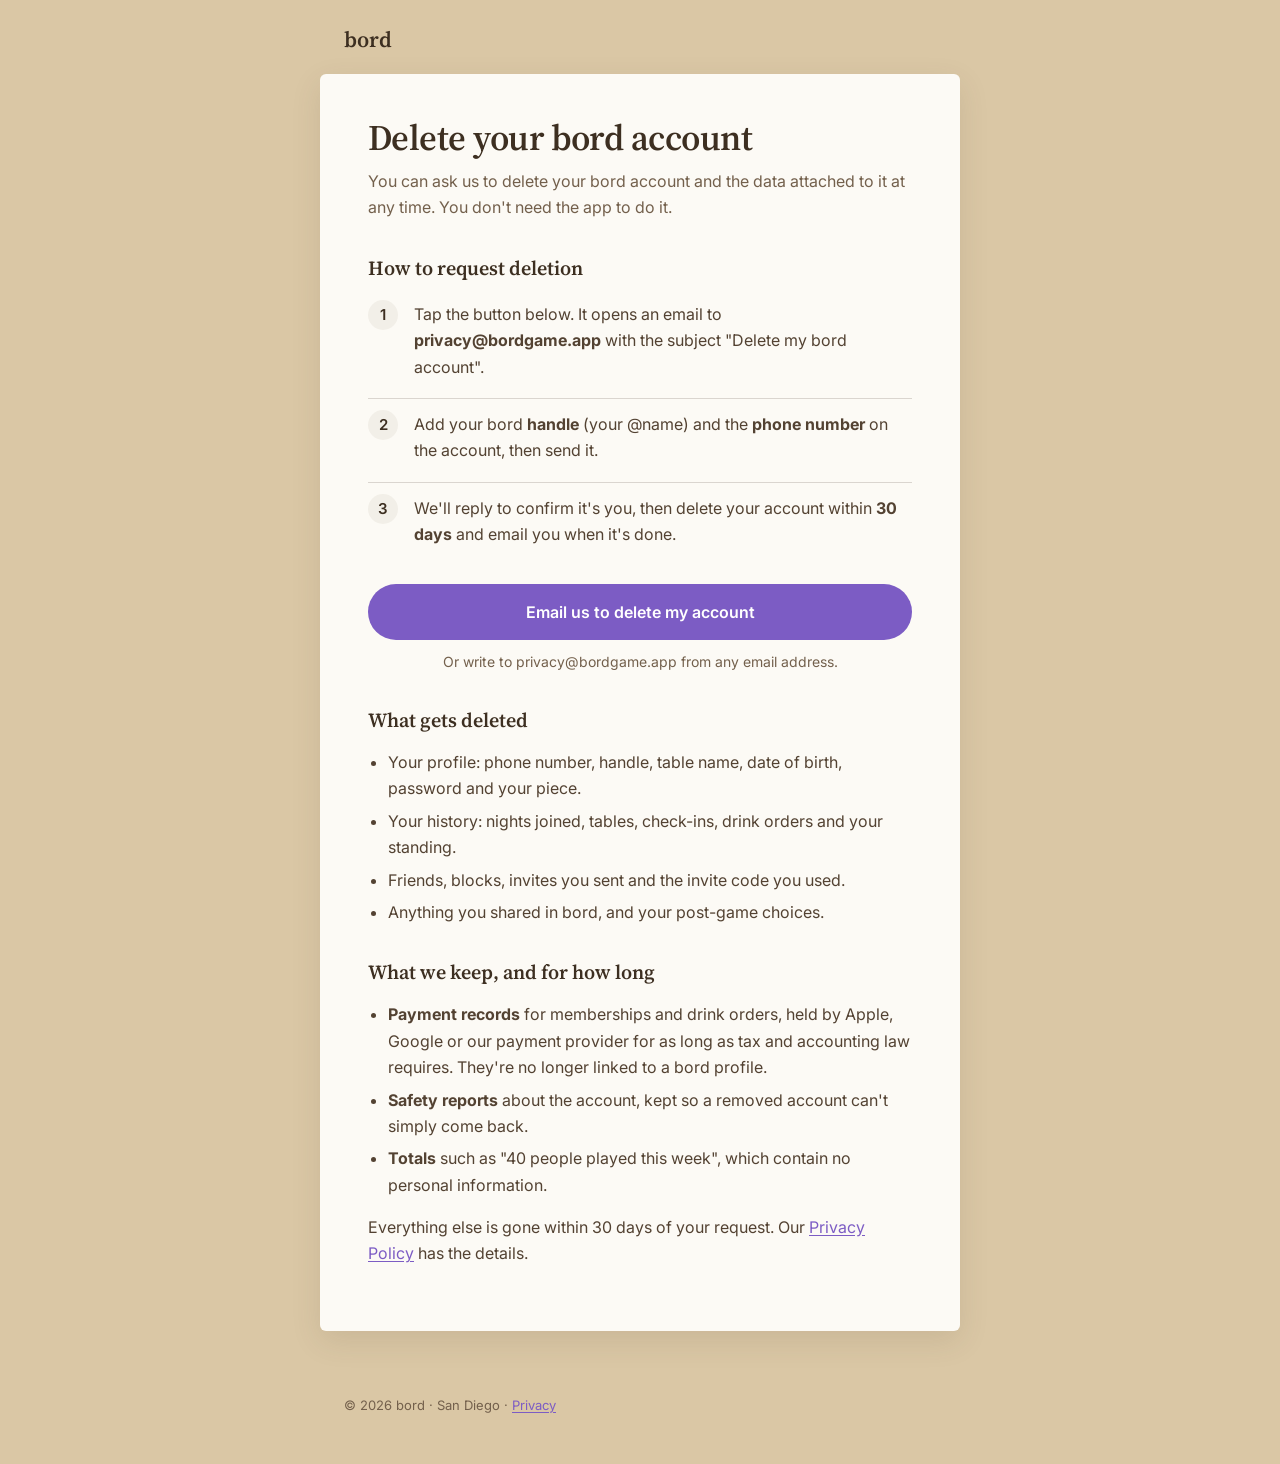
<file: delete-account/index.html>
<!DOCTYPE html>
<html lang="en">
<head>
  <meta charset="UTF-8" />
  <meta name="viewport" content="width=device-width, initial-scale=1.0" />
  <title>Delete your bord account</title>
  <meta name="description" content="How to delete your bord account and the data attached to it." />
  <link rel="icon" type="image/svg+xml" href="../favicon.svg?v=20260914" />
  <link rel="preconnect" href="https://fonts.googleapis.com" />
  <link rel="preconnect" href="https://fonts.gstatic.com" crossorigin />
  <link href="https://fonts.googleapis.com/css2?family=Source+Serif+4:opsz,wght@8..60,600&family=Inter:wght@400;500;700&display=swap" rel="stylesheet" />
  <link rel="stylesheet" href="../css/tokens.css?v=20260913" />
  <style>
    * { box-sizing: border-box; }
    html, body { margin: 0; }
    body { background: var(--cover); color: var(--ink); font: 16px/1.65 Inter, -apple-system, system-ui, sans-serif; -webkit-font-smoothing: antialiased; }
    a { color: var(--accent); text-underline-offset: 2px; }
    .top { max-width: 640px; margin: 0 auto; padding: 28px 24px 0; }
    .top a { color: var(--ink); text-decoration: none; font: 600 22px/1 "Source Serif 4", Georgia, serif; }
    .page { max-width: 640px; margin: 20px auto 64px; padding: 44px 48px 48px; background: var(--paper); border-radius: 6px; box-shadow: 0 10px 30px var(--lift); }
    h1 { font: 600 36px/1.1 "Source Serif 4", Georgia, serif; letter-spacing: -0.015em; margin: 0 0 10px; }
    .lede { color: var(--ink-soft); margin: 0 0 28px; }
    h2 { font: 600 20px/1.3 "Source Serif 4", Georgia, serif; margin: 34px 0 8px; }
    p, li { color: var(--ink-body); }
    ol.steps { list-style: none; counter-reset: s; padding: 0; margin: 0 0 24px; }
    ol.steps li { counter-increment: s; position: relative; padding: 12px 0 12px 46px; border-top: 1px solid var(--hairline); }
    ol.steps li:first-child { border-top: 0; }
    ol.steps li::before { content: counter(s); position: absolute; left: 0; top: 11px; width: 30px; height: 30px; border-radius: 50%; background: var(--paper-sunk); color: var(--ink); font: 600 15px/30px Inter, sans-serif; text-align: center; }
    .btn { display: block; text-align: center; background: var(--accent); color: #fff; text-decoration: none; font-weight: 600; padding: 15px 20px; border-radius: 999px; }
    .btn:hover { background: var(--accent-deep); color: #fff; }
    .alt { text-align: center; font-size: 14px; color: var(--ink-soft); margin: 10px 0 0; }
    ul { padding-left: 20px; }
    li { margin: 6px 0; }
    .foot { max-width: 640px; margin: 0 auto 48px; padding: 0 24px; color: var(--ink-soft); font-size: 13px; }
    @media (max-width: 600px) { .page { margin: 16px 12px 48px; padding: 32px 22px 36px; } h1 { font-size: 30px; } }
  </style>
</head>
<body>
  <div class="top"><a href="../">bord</a></div>

  <main class="page">
    <h1>Delete your bord account</h1>
    <p class="lede">You can ask us to delete your bord account and the data attached to it at any time. You don't need the app to do it.</p>

    <h2>How to request deletion</h2>
    <ol class="steps">
      <li>Tap the button below. It opens an email to <strong>privacy@bordgame.app</strong> with the subject "Delete my bord account".</li>
      <li>Add your bord <strong>handle</strong> (your @name) and the <strong>phone number</strong> on the account, then send it.</li>
      <li>We'll reply to confirm it's you, then delete your account within <strong>30 days</strong> and email you when it's done.</li>
    </ol>
    <a class="btn" href="mailto:privacy@bordgame.app?subject=Delete%20my%20bord%20account&amp;body=Please%20delete%20my%20bord%20account%20and%20its%20data.%0A%0AHandle%3A%20%40%0APhone%20number%20on%20the%20account%3A%20">Email us to delete my account</a>
    <p class="alt">Or write to privacy@bordgame.app from any email address.</p>

    <h2>What gets deleted</h2>
    <ul>
      <li>Your profile: phone number, handle, table name, date of birth, password and your piece.</li>
      <li>Your history: nights joined, tables, check-ins, drink orders and your standing.</li>
      <li>Friends, blocks, invites you sent and the invite code you used.</li>
      <li>Anything you shared in bord, and your post-game choices.</li>
    </ul>

    <h2>What we keep, and for how long</h2>
    <ul>
      <li><strong>Payment records</strong> for memberships and drink orders, held by Apple, Google or our payment provider for as long as tax and accounting law requires. They're no longer linked to a bord profile.</li>
      <li><strong>Safety reports</strong> about the account, kept so a removed account can't simply come back.</li>
      <li><strong>Totals</strong> such as "40 people played this week", which contain no personal information.</li>
    </ul>
    <p>Everything else is gone within 30 days of your request. Our <a href="../privacy/">Privacy Policy</a> has the details.</p>
  </main>

  <p class="foot">&copy; 2026 bord &middot; San Diego &middot; <a href="../privacy/">Privacy</a></p>
</body>
</html>
</file>
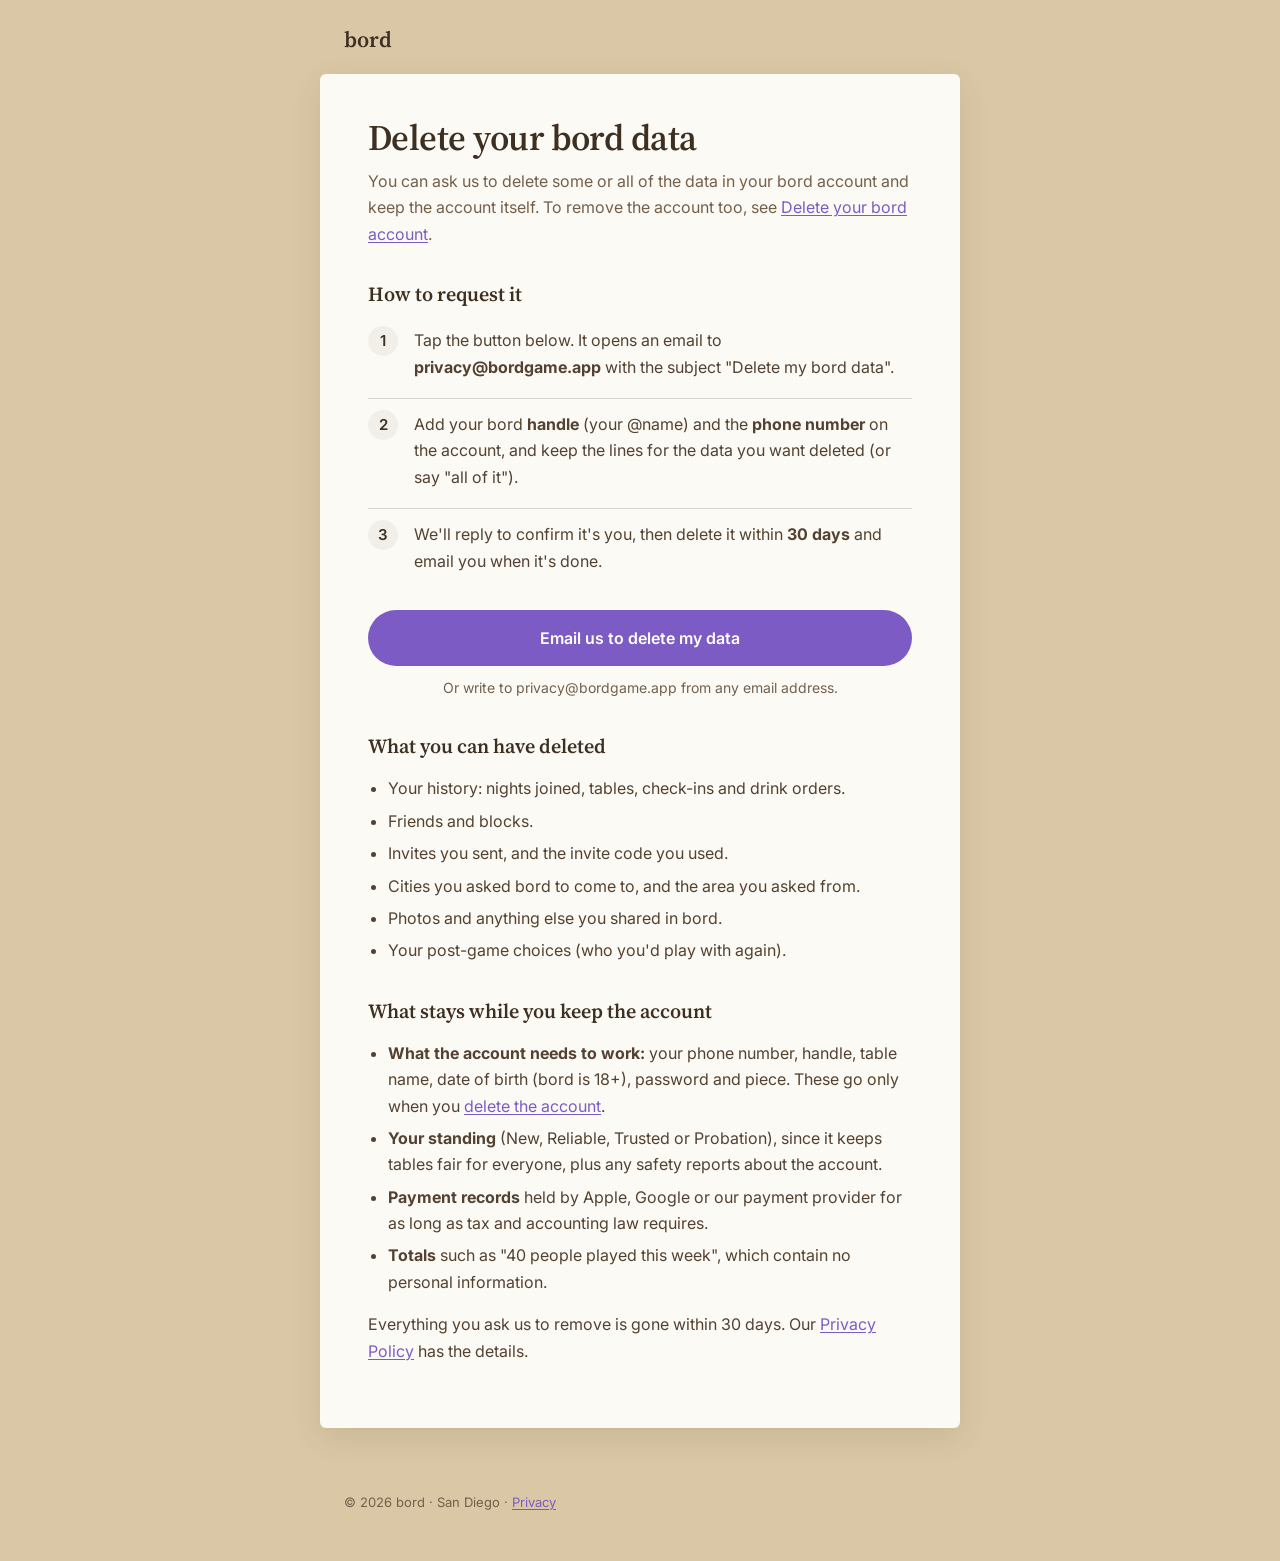
<file: delete-data/index.html>
<!DOCTYPE html>
<html lang="en">
<head>
  <meta charset="UTF-8" />
  <meta name="viewport" content="width=device-width, initial-scale=1.0" />
  <title>Delete your bord data</title>
  <meta name="description" content="How to delete some or all of your bord data without deleting your account." />
  <link rel="icon" type="image/svg+xml" href="../favicon.svg?v=20260914" />
  <link rel="preconnect" href="https://fonts.googleapis.com" />
  <link rel="preconnect" href="https://fonts.gstatic.com" crossorigin />
  <link href="https://fonts.googleapis.com/css2?family=Source+Serif+4:opsz,wght@8..60,600&family=Inter:wght@400;500;700&display=swap" rel="stylesheet" />
  <link rel="stylesheet" href="../css/tokens.css?v=20260913" />
  <style>
    * { box-sizing: border-box; }
    html, body { margin: 0; }
    body { background: var(--cover); color: var(--ink); font: 16px/1.65 Inter, -apple-system, system-ui, sans-serif; -webkit-font-smoothing: antialiased; }
    a { color: var(--accent); text-underline-offset: 2px; }
    .top { max-width: 640px; margin: 0 auto; padding: 28px 24px 0; }
    .top a { color: var(--ink); text-decoration: none; font: 600 22px/1 "Source Serif 4", Georgia, serif; }
    .page { max-width: 640px; margin: 20px auto 64px; padding: 44px 48px 48px; background: var(--paper); border-radius: 6px; box-shadow: 0 10px 30px var(--lift); }
    h1 { font: 600 36px/1.1 "Source Serif 4", Georgia, serif; letter-spacing: -0.015em; margin: 0 0 10px; }
    .lede { color: var(--ink-soft); margin: 0 0 28px; }
    h2 { font: 600 20px/1.3 "Source Serif 4", Georgia, serif; margin: 34px 0 8px; }
    p, li { color: var(--ink-body); }
    ol.steps { list-style: none; counter-reset: s; padding: 0; margin: 0 0 24px; }
    ol.steps li { counter-increment: s; position: relative; padding: 12px 0 12px 46px; border-top: 1px solid var(--hairline); }
    ol.steps li:first-child { border-top: 0; }
    ol.steps li::before { content: counter(s); position: absolute; left: 0; top: 11px; width: 30px; height: 30px; border-radius: 50%; background: var(--paper-sunk); color: var(--ink); font: 600 15px/30px Inter, sans-serif; text-align: center; }
    .btn { display: block; text-align: center; background: var(--accent); color: #fff; text-decoration: none; font-weight: 600; padding: 15px 20px; border-radius: 999px; }
    .btn:hover { background: var(--accent-deep); color: #fff; }
    .alt { text-align: center; font-size: 14px; color: var(--ink-soft); margin: 10px 0 0; }
    ul { padding-left: 20px; }
    li { margin: 6px 0; }
    .foot { max-width: 640px; margin: 0 auto 48px; padding: 0 24px; color: var(--ink-soft); font-size: 13px; }
    @media (max-width: 600px) { .page { margin: 16px 12px 48px; padding: 32px 22px 36px; } h1 { font-size: 30px; } }
  </style>
</head>
<body>
  <div class="top"><a href="../">bord</a></div>

  <main class="page">
    <h1>Delete your bord data</h1>
    <p class="lede">You can ask us to delete some or all of the data in your bord account and keep the account itself. To remove the account too, see <a href="../delete-account/">Delete your bord account</a>.</p>

    <h2>How to request it</h2>
    <ol class="steps">
      <li>Tap the button below. It opens an email to <strong>privacy@bordgame.app</strong> with the subject "Delete my bord data".</li>
      <li>Add your bord <strong>handle</strong> (your @name) and the <strong>phone number</strong> on the account, and keep the lines for the data you want deleted (or say "all of it").</li>
      <li>We'll reply to confirm it's you, then delete it within <strong>30 days</strong> and email you when it's done.</li>
    </ol>
    <a class="btn" href="mailto:privacy@bordgame.app?subject=Delete%20my%20bord%20data&amp;body=Please%20delete%20this%20data%20from%20my%20bord%20account%20(keep%20the%20lines%20you%20want%2C%20or%20write%20%22all%20of%20it%22)%3A%0A-%20Nights%2C%20tables%20and%20check-ins%0A-%20Friends%20and%20blocks%0A-%20Invites%20I%20sent%20and%20the%20invite%20code%20I%20used%0A-%20Cities%20I%20asked%20bord%20to%20come%20to%0A-%20Photos%20and%20things%20I%20shared%0A-%20My%20post-game%20choices%0A%0AHandle%3A%20%40%0APhone%20number%20on%20the%20account%3A%20">Email us to delete my data</a>
    <p class="alt">Or write to privacy@bordgame.app from any email address.</p>

    <h2>What you can have deleted</h2>
    <ul>
      <li>Your history: nights joined, tables, check-ins and drink orders.</li>
      <li>Friends and blocks.</li>
      <li>Invites you sent, and the invite code you used.</li>
      <li>Cities you asked bord to come to, and the area you asked from.</li>
      <li>Photos and anything else you shared in bord.</li>
      <li>Your post-game choices (who you'd play with again).</li>
    </ul>

    <h2>What stays while you keep the account</h2>
    <ul>
      <li><strong>What the account needs to work:</strong> your phone number, handle, table name, date of birth (bord is 18+), password and piece. These go only when you <a href="../delete-account/">delete the account</a>.</li>
      <li><strong>Your standing</strong> (New, Reliable, Trusted or Probation), since it keeps tables fair for everyone, plus any safety reports about the account.</li>
      <li><strong>Payment records</strong> held by Apple, Google or our payment provider for as long as tax and accounting law requires.</li>
      <li><strong>Totals</strong> such as "40 people played this week", which contain no personal information.</li>
    </ul>
    <p>Everything you ask us to remove is gone within 30 days. Our <a href="../privacy/">Privacy Policy</a> has the details.</p>
  </main>

  <p class="foot">&copy; 2026 bord &middot; San Diego &middot; <a href="../privacy/">Privacy</a></p>
</body>
</html>
</file>
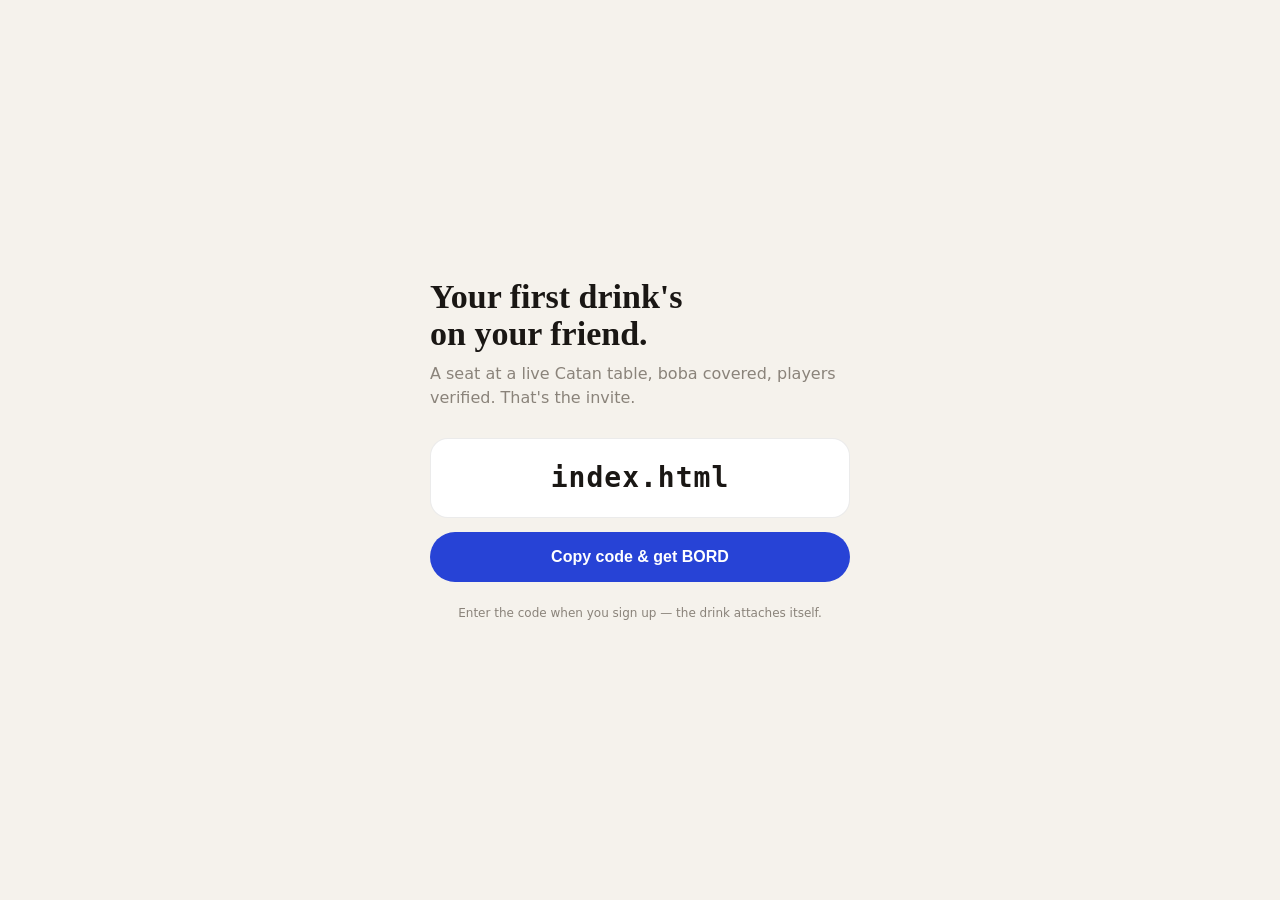
<file: i/index.html>
<!doctype html>
<html lang="en">
<head>
<meta charset="utf-8">
<meta name="viewport" content="width=device-width, initial-scale=1">
<title>You're invited · BORD</title>
<meta property="og:title" content="Your first drink's on them">
<meta property="og:description" content="A seat at a live Catan table — first boba covered. That's the invite.">
<style>
  :root { --linen:#F5F2EC; --ink:#1A1714; --cobalt:#2743D6; --stone:#8A837A; --spruce:#275D43; }
  * { margin:0; box-sizing:border-box; }
  body { background:var(--linen); color:var(--ink);
    font:16px/1.5 -apple-system, system-ui, sans-serif;
    min-height:100svh; display:flex; align-items:center; justify-content:center; padding:28px; }
  main { max-width:420px; width:100%; }
  h1 { font-family: "New York", Georgia, serif; font-size:34px; line-height:1.1; margin-bottom:10px; }
  .sub { color:var(--stone); margin-bottom:28px; }
  .code { font-family: ui-monospace, SFMono-Regular, monospace; font-weight:700;
    font-size:28px; letter-spacing:1px; background:#fff; border:1px solid rgba(0,0,0,.08);
    border-radius:18px; padding:18px 22px; text-align:center; margin-bottom:14px; }
  button, .cta { display:block; width:100%; border:0; cursor:pointer; text-align:center;
    background:var(--cobalt); color:#fff; font-size:16px; font-weight:600;
    padding:16px; border-radius:99px; text-decoration:none; }
  .ghost { background:none; color:var(--stone); font-size:13px; font-weight:600;
    margin-top:14px; }
  .fine { color:var(--stone); font-size:12px; margin-top:22px; text-align:center; }
</style>
</head>
<body>
<main>
  <h1>Your first drink's<br>on your friend.</h1>
  <p class="sub">A seat at a live Catan table, boba covered, players verified. That's the invite.</p>
  <div class="code" id="code">····</div>
  <button id="copy">Copy code &amp; get BORD</button>
  <p class="fine">Enter the code when you sign up — the drink attaches itself.</p>
</main>
<script>
(function () {
  // /i/{code} via the 404 redirect, or ?c= directly
  var params = new URLSearchParams(location.search);
  var code = (params.get("c") || location.pathname.split("/i/")[1] || "")
    .replace(/\/+$/, "").toLowerCase();
  if (!code) { location.replace("https://bordgame.app/"); return; }
  document.getElementById("code").textContent = code;

  // count the click (aggregate only; RLS allows anon insert on link_clicks)
  // Filled in by .github/workflows/links-deploy.yml from repo secrets.
  var SUPABASE_URL = "https://polxedjpnuewjcuxhkzw.supabase.co";
  var SUPABASE_ANON = "__SUPABASE_ANON_KEY__";
  if (SUPABASE_URL.indexOf("__") === 0 || SUPABASE_ANON.indexOf("__") === 0) SUPABASE_URL = "";
  if (SUPABASE_URL && SUPABASE_ANON) {
    fetch(SUPABASE_URL + "/rest/v1/link_clicks", {
      method: "POST",
      headers: { "content-type": "application/json", apikey: SUPABASE_ANON,
                 authorization: "Bearer " + SUPABASE_ANON },
      body: JSON.stringify({ path: "/i/", code: code,
        src: params.get("src") || null,
        ua_class: /iPhone|iPad/.test(navigator.userAgent) ? "ios"
                 : /Android/.test(navigator.userAgent) ? "android" : "web" })
    }).catch(function () {});
  }

  // With the app installed, iOS opens /i/{code} in the app directly (a
  // Universal Link) and this page never shows. Without it: copy the code,
  // then go get the app.
  document.getElementById("copy").addEventListener("click", function () {
    if (navigator.clipboard) navigator.clipboard.writeText(code).catch(function () {});
    location.href = "https://bordgame.app/"; // repo variable APP_STORE_URL; bordgame.app until the app is listed
  });
})();
</script>
</body>
</html>
</file>
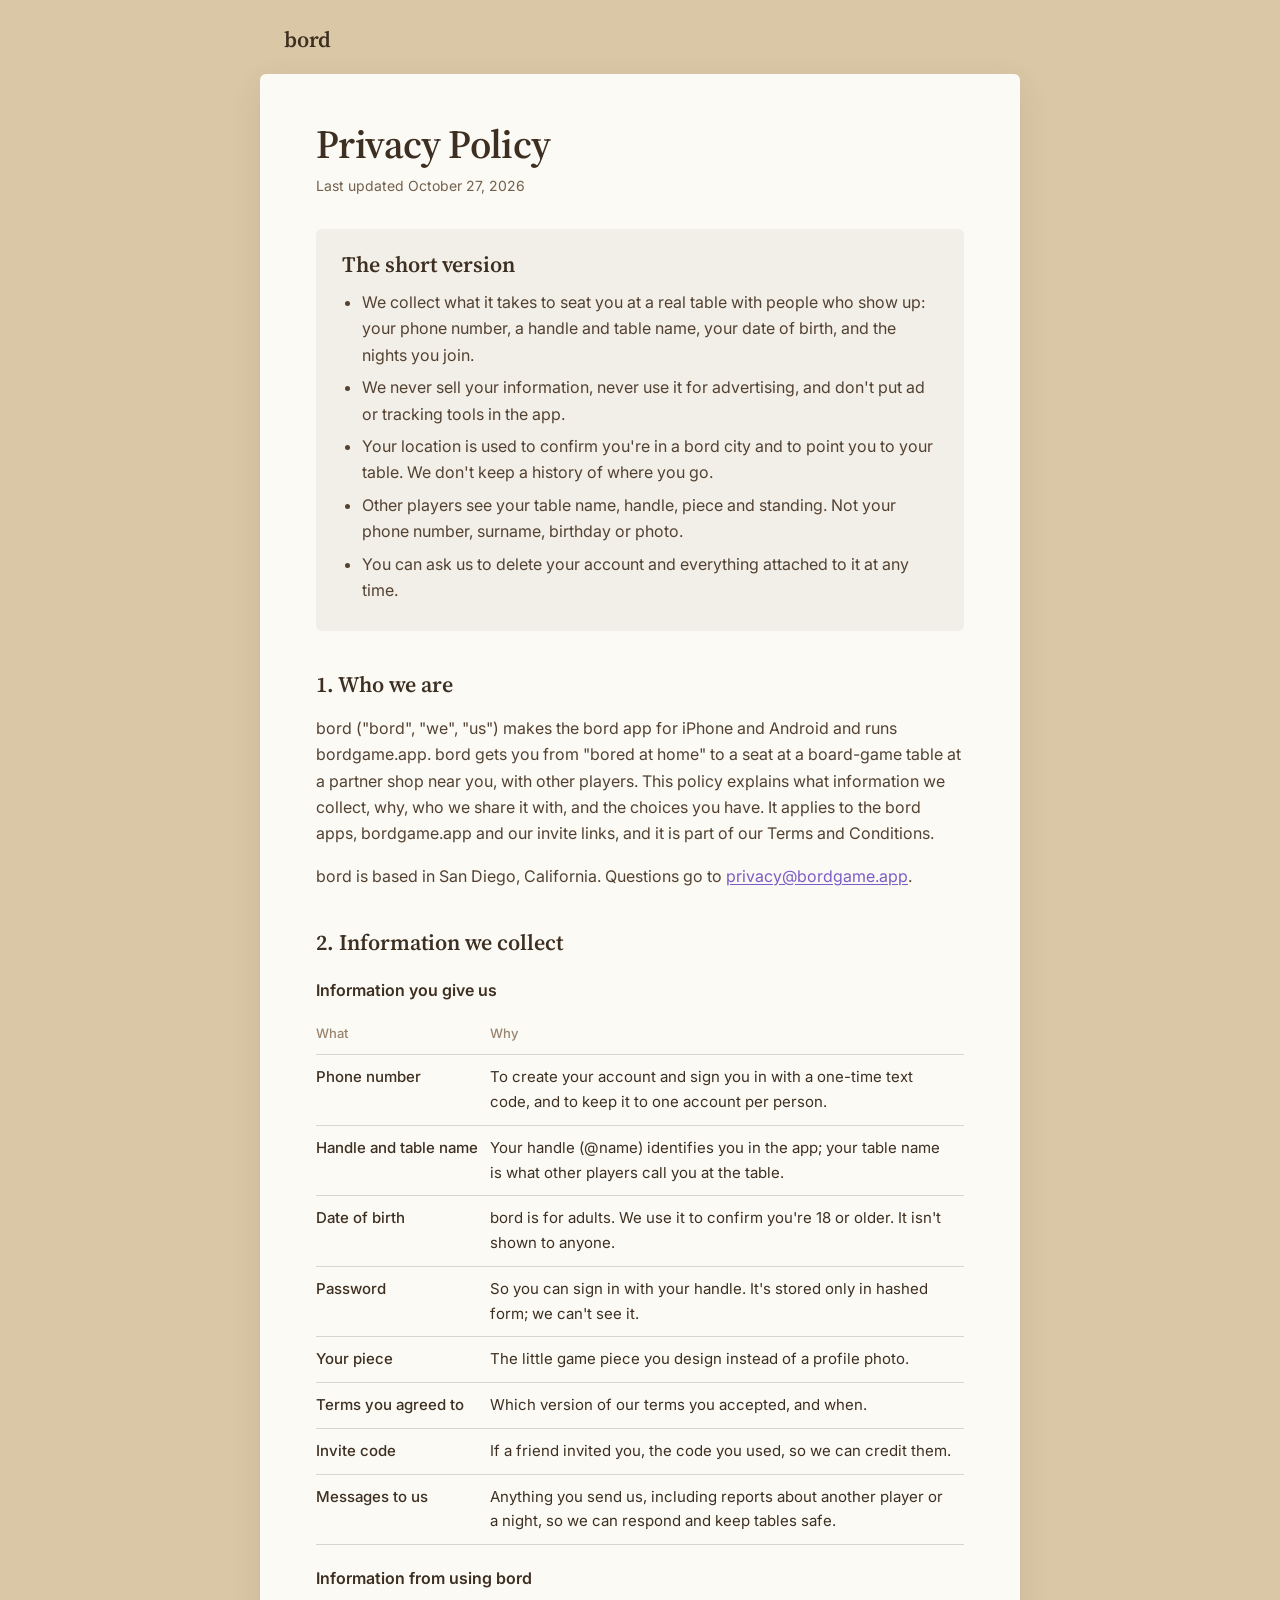
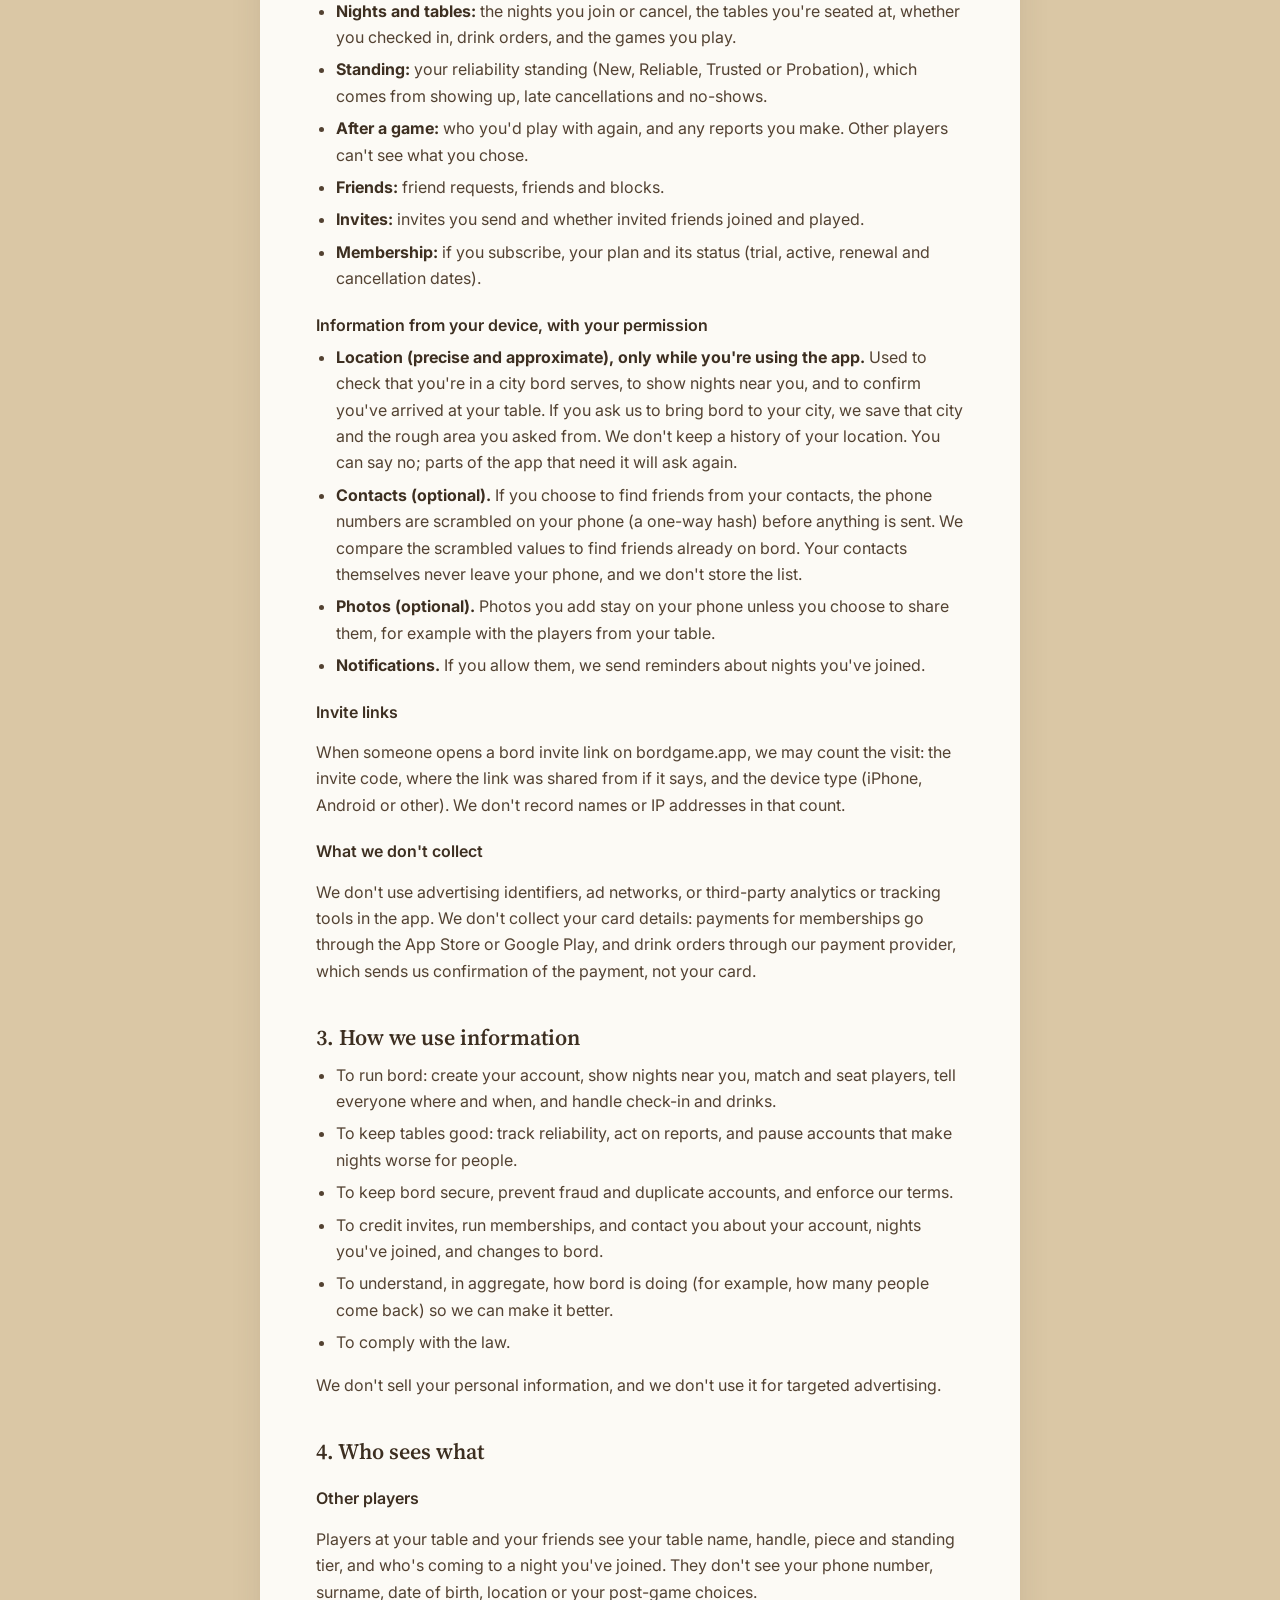
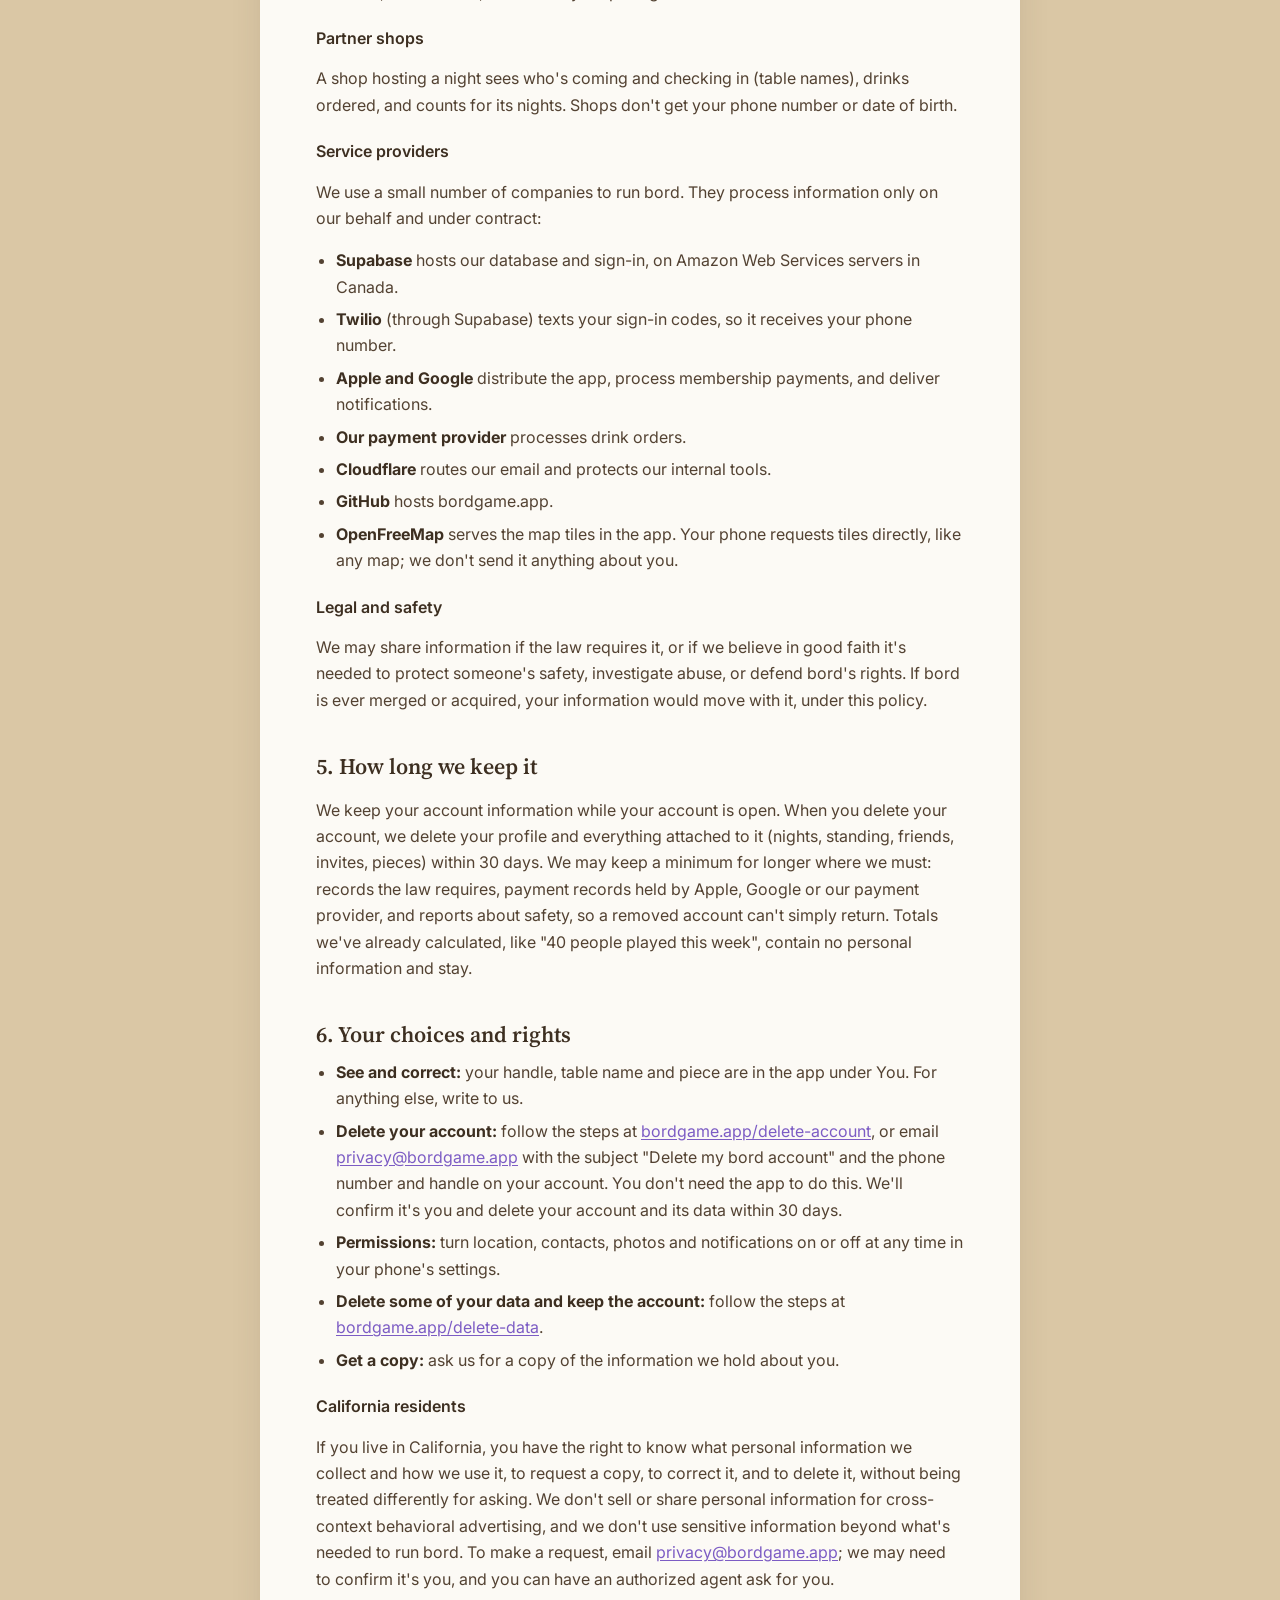
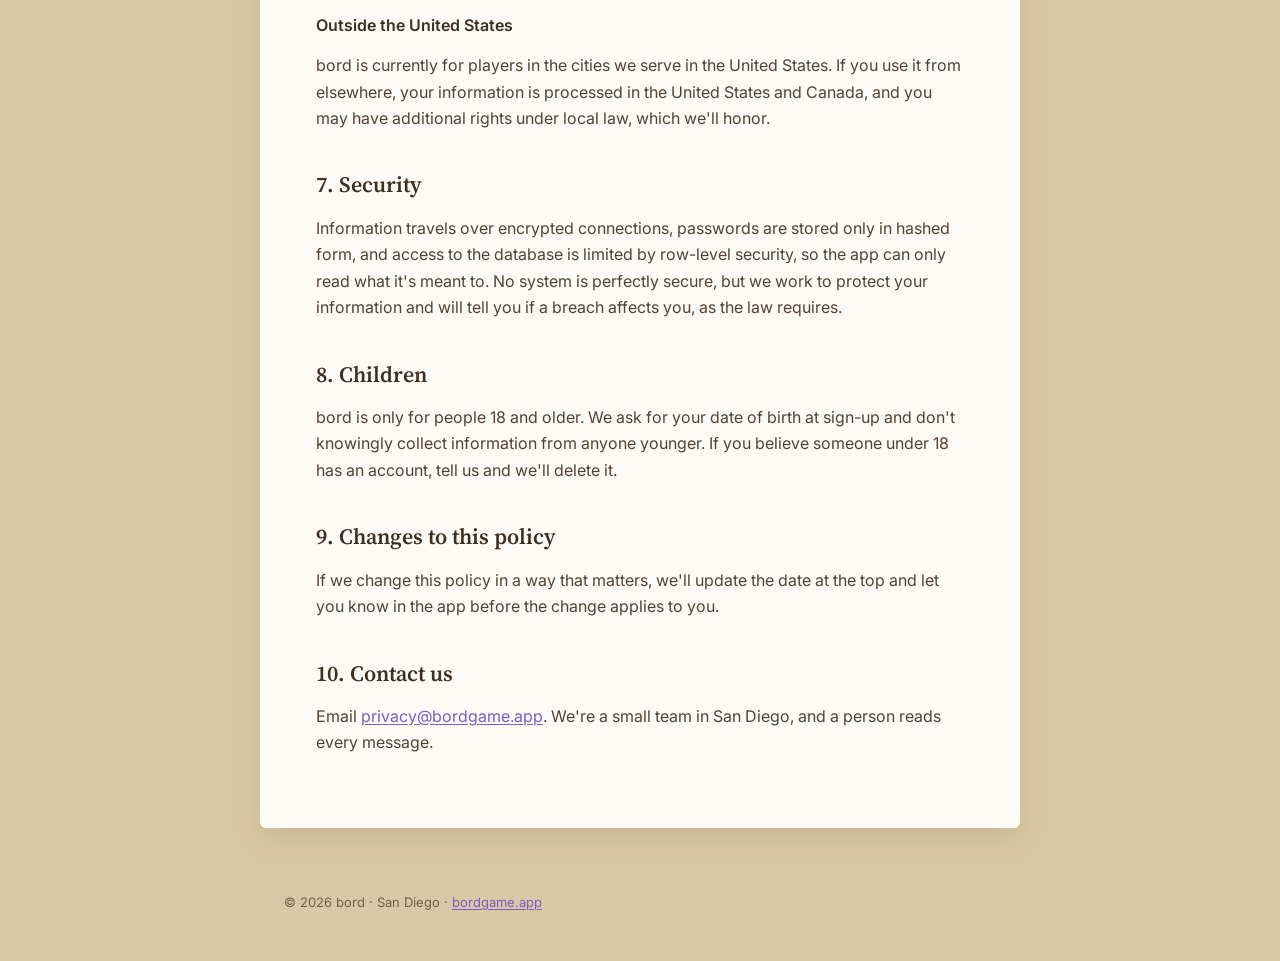
<file: privacy/index.html>
<!DOCTYPE html>
<html lang="en">
<head>
  <meta charset="UTF-8" />
  <meta name="viewport" content="width=device-width, initial-scale=1.0" />
  <title>Privacy Policy · bord</title>
  <meta name="description" content="How bord handles your information: what we collect to seat you at a table, what we never do with it, and how to delete it." />
  <link rel="icon" type="image/svg+xml" href="../favicon.svg?v=20260914" />
  <link rel="preconnect" href="https://fonts.googleapis.com" />
  <link rel="preconnect" href="https://fonts.gstatic.com" crossorigin />
  <link href="https://fonts.googleapis.com/css2?family=Source+Serif+4:ital,opsz,wght@0,8..60,400..600;1,8..60,400&family=Inter:wght@400;500;700&display=swap" rel="stylesheet" />
  <link rel="stylesheet" href="../css/tokens.css?v=20260913" />
  <style>
    * { box-sizing: border-box; }
    html, body { margin: 0; }
    body { background: var(--cover); color: var(--ink); font: 16px/1.65 Inter, -apple-system, system-ui, sans-serif; -webkit-font-smoothing: antialiased; }
    a { color: var(--accent); text-underline-offset: 2px; }
    a:hover { color: var(--accent-deep); }
    .top { max-width: 760px; margin: 0 auto; padding: 28px 24px 0; }
    .top a { color: var(--ink); text-decoration: none; font: 600 22px/1 "Source Serif 4", Georgia, serif; letter-spacing: -0.01em; }
    .page { max-width: 760px; margin: 20px auto 64px; padding: 48px 56px 56px; background: var(--paper); border-radius: 6px; box-shadow: 0 10px 30px var(--lift); }
    h1 { font: 600 40px/1.1 "Source Serif 4", Georgia, serif; letter-spacing: -0.015em; margin: 0 0 8px; }
    .updated { color: var(--ink-soft); font-size: 14px; margin: 0 0 32px; }
    h2 { font: 600 22px/1.25 "Source Serif 4", Georgia, serif; margin: 40px 0 10px; }
    h3 { font: 600 16px/1.4 Inter, sans-serif; margin: 22px 0 6px; }
    p, li { color: var(--ink-body); }
    ul { padding-left: 20px; margin: 8px 0 16px; }
    li { margin: 6px 0; }
    strong { color: var(--ink); }
    .short { background: var(--paper-sunk); border-radius: 6px; padding: 22px 26px; margin: 0 0 8px; }
    .short h2 { margin-top: 0; }
    .short ul { margin-bottom: 0; }
    table { width: 100%; border-collapse: collapse; margin: 12px 0 18px; font-size: 15px; }
    th, td { text-align: left; vertical-align: top; padding: 10px 12px 10px 0; border-bottom: 1px solid var(--hairline); }
    th { color: var(--ink-label); font-weight: 500; font-size: 13px; }
    td:first-child { color: var(--ink); font-weight: 500; white-space: nowrap; }
    .foot { max-width: 760px; margin: 0 auto 48px; padding: 0 24px; color: var(--ink-soft); font-size: 13px; }
    @media (max-width: 640px) {
      .page { margin: 16px 12px 48px; padding: 32px 22px 40px; }
      h1 { font-size: 32px; }
      td:first-child { white-space: normal; }
    }
  </style>
</head>
<body>
  <div class="top"><a href="../">bord</a></div>

  <main class="page">
    <h1>Privacy Policy</h1>
    <p class="updated">Last updated October 27, 2026</p>

    <section class="short">
      <h2>The short version</h2>
      <ul>
        <li>We collect what it takes to seat you at a real table with people who show up: your phone number, a handle and table name, your date of birth, and the nights you join.</li>
        <li>We never sell your information, never use it for advertising, and don't put ad or tracking tools in the app.</li>
        <li>Your location is used to confirm you're in a bord city and to point you to your table. We don't keep a history of where you go.</li>
        <li>Other players see your table name, handle, piece and standing. Not your phone number, surname, birthday or photo.</li>
        <li>You can ask us to delete your account and everything attached to it at any time.</li>
      </ul>
    </section>

    <h2>1. Who we are</h2>
    <p>bord ("bord", "we", "us") makes the bord app for iPhone and Android and runs bordgame.app. bord gets you from "bored at home" to a seat at a board-game table at a partner shop near you, with other players. This policy explains what information we collect, why, who we share it with, and the choices you have. It applies to the bord apps, bordgame.app and our invite links, and it is part of our Terms and Conditions.</p>
    <p>bord is based in San Diego, California. Questions go to <a href="mailto:privacy@bordgame.app">privacy@bordgame.app</a>.</p>

    <h2>2. Information we collect</h2>

    <h3>Information you give us</h3>
    <table>
      <thead><tr><th>What</th><th>Why</th></tr></thead>
      <tbody>
        <tr><td>Phone number</td><td>To create your account and sign you in with a one-time text code, and to keep it to one account per person.</td></tr>
        <tr><td>Handle and table name</td><td>Your handle (@name) identifies you in the app; your table name is what other players call you at the table.</td></tr>
        <tr><td>Date of birth</td><td>bord is for adults. We use it to confirm you're 18 or older. It isn't shown to anyone.</td></tr>
        <tr><td>Password</td><td>So you can sign in with your handle. It's stored only in hashed form; we can't see it.</td></tr>
        <tr><td>Your piece</td><td>The little game piece you design instead of a profile photo.</td></tr>
        <tr><td>Terms you agreed to</td><td>Which version of our terms you accepted, and when.</td></tr>
        <tr><td>Invite code</td><td>If a friend invited you, the code you used, so we can credit them.</td></tr>
        <tr><td>Messages to us</td><td>Anything you send us, including reports about another player or a night, so we can respond and keep tables safe.</td></tr>
      </tbody>
    </table>

    <h3>Information from using bord</h3>
    <ul>
      <li><strong>Nights and tables:</strong> the nights you join or cancel, the tables you're seated at, whether you checked in, drink orders, and the games you play.</li>
      <li><strong>Standing:</strong> your reliability standing (New, Reliable, Trusted or Probation), which comes from showing up, late cancellations and no-shows.</li>
      <li><strong>After a game:</strong> who you'd play with again, and any reports you make. Other players can't see what you chose.</li>
      <li><strong>Friends:</strong> friend requests, friends and blocks.</li>
      <li><strong>Invites:</strong> invites you send and whether invited friends joined and played.</li>
      <li><strong>Membership:</strong> if you subscribe, your plan and its status (trial, active, renewal and cancellation dates).</li>
    </ul>

    <h3>Information from your device, with your permission</h3>
    <ul>
      <li><strong>Location (precise and approximate), only while you're using the app.</strong> Used to check that you're in a city bord serves, to show nights near you, and to confirm you've arrived at your table. If you ask us to bring bord to your city, we save that city and the rough area you asked from. We don't keep a history of your location. You can say no; parts of the app that need it will ask again.</li>
      <li><strong>Contacts (optional).</strong> If you choose to find friends from your contacts, the phone numbers are scrambled on your phone (a one-way hash) before anything is sent. We compare the scrambled values to find friends already on bord. Your contacts themselves never leave your phone, and we don't store the list.</li>
      <li><strong>Photos (optional).</strong> Photos you add stay on your phone unless you choose to share them, for example with the players from your table.</li>
      <li><strong>Notifications.</strong> If you allow them, we send reminders about nights you've joined.</li>
    </ul>

    <h3>Invite links</h3>
    <p>When someone opens a bord invite link on bordgame.app, we may count the visit: the invite code, where the link was shared from if it says, and the device type (iPhone, Android or other). We don't record names or IP addresses in that count.</p>

    <h3>What we don't collect</h3>
    <p>We don't use advertising identifiers, ad networks, or third-party analytics or tracking tools in the app. We don't collect your card details: payments for memberships go through the App Store or Google Play, and drink orders through our payment provider, which sends us confirmation of the payment, not your card.</p>

    <h2>3. How we use information</h2>
    <ul>
      <li>To run bord: create your account, show nights near you, match and seat players, tell everyone where and when, and handle check-in and drinks.</li>
      <li>To keep tables good: track reliability, act on reports, and pause accounts that make nights worse for people.</li>
      <li>To keep bord secure, prevent fraud and duplicate accounts, and enforce our terms.</li>
      <li>To credit invites, run memberships, and contact you about your account, nights you've joined, and changes to bord.</li>
      <li>To understand, in aggregate, how bord is doing (for example, how many people come back) so we can make it better.</li>
      <li>To comply with the law.</li>
    </ul>
    <p>We don't sell your personal information, and we don't use it for targeted advertising.</p>

    <h2>4. Who sees what</h2>
    <h3>Other players</h3>
    <p>Players at your table and your friends see your table name, handle, piece and standing tier, and who's coming to a night you've joined. They don't see your phone number, surname, date of birth, location or your post-game choices.</p>
    <h3>Partner shops</h3>
    <p>A shop hosting a night sees who's coming and checking in (table names), drinks ordered, and counts for its nights. Shops don't get your phone number or date of birth.</p>
    <h3>Service providers</h3>
    <p>We use a small number of companies to run bord. They process information only on our behalf and under contract:</p>
    <ul>
      <li><strong>Supabase</strong> hosts our database and sign-in, on Amazon Web Services servers in Canada.</li>
      <li><strong>Twilio</strong> (through Supabase) texts your sign-in codes, so it receives your phone number.</li>
      <li><strong>Apple and Google</strong> distribute the app, process membership payments, and deliver notifications.</li>
      <li><strong>Our payment provider</strong> processes drink orders.</li>
      <li><strong>Cloudflare</strong> routes our email and protects our internal tools.</li>
      <li><strong>GitHub</strong> hosts bordgame.app.</li>
      <li><strong>OpenFreeMap</strong> serves the map tiles in the app. Your phone requests tiles directly, like any map; we don't send it anything about you.</li>
    </ul>
    <h3>Legal and safety</h3>
    <p>We may share information if the law requires it, or if we believe in good faith it's needed to protect someone's safety, investigate abuse, or defend bord's rights. If bord is ever merged or acquired, your information would move with it, under this policy.</p>

    <h2>5. How long we keep it</h2>
    <p>We keep your account information while your account is open. When you delete your account, we delete your profile and everything attached to it (nights, standing, friends, invites, pieces) within 30 days. We may keep a minimum for longer where we must: records the law requires, payment records held by Apple, Google or our payment provider, and reports about safety, so a removed account can't simply return. Totals we've already calculated, like "40 people played this week", contain no personal information and stay.</p>

    <h2>6. Your choices and rights</h2>
    <ul>
      <li><strong>See and correct:</strong> your handle, table name and piece are in the app under You. For anything else, write to us.</li>
      <li id="delete"><strong>Delete your account:</strong> follow the steps at <a href="../delete-account/">bordgame.app/delete-account</a>, or email <a href="mailto:privacy@bordgame.app?subject=Delete%20my%20bord%20account">privacy@bordgame.app</a> with the subject "Delete my bord account" and the phone number and handle on your account. You don't need the app to do this. We'll confirm it's you and delete your account and its data within 30 days.</li>
      <li><strong>Permissions:</strong> turn location, contacts, photos and notifications on or off at any time in your phone's settings.</li>
      <li><strong>Delete some of your data and keep the account:</strong> follow the steps at <a href="../delete-data/">bordgame.app/delete-data</a>.</li>
      <li><strong>Get a copy:</strong> ask us for a copy of the information we hold about you.</li>
    </ul>
    <h3>California residents</h3>
    <p>If you live in California, you have the right to know what personal information we collect and how we use it, to request a copy, to correct it, and to delete it, without being treated differently for asking. We don't sell or share personal information for cross-context behavioral advertising, and we don't use sensitive information beyond what's needed to run bord. To make a request, email <a href="mailto:privacy@bordgame.app">privacy@bordgame.app</a>; we may need to confirm it's you, and you can have an authorized agent ask for you.</p>
    <h3>Outside the United States</h3>
    <p>bord is currently for players in the cities we serve in the United States. If you use it from elsewhere, your information is processed in the United States and Canada, and you may have additional rights under local law, which we'll honor.</p>

    <h2>7. Security</h2>
    <p>Information travels over encrypted connections, passwords are stored only in hashed form, and access to the database is limited by row-level security, so the app can only read what it's meant to. No system is perfectly secure, but we work to protect your information and will tell you if a breach affects you, as the law requires.</p>

    <h2>8. Children</h2>
    <p>bord is only for people 18 and older. We ask for your date of birth at sign-up and don't knowingly collect information from anyone younger. If you believe someone under 18 has an account, tell us and we'll delete it.</p>

    <h2>9. Changes to this policy</h2>
    <p>If we change this policy in a way that matters, we'll update the date at the top and let you know in the app before the change applies to you.</p>

    <h2>10. Contact us</h2>
    <p>Email <a href="mailto:privacy@bordgame.app">privacy@bordgame.app</a>. We're a small team in San Diego, and a person reads every message.</p>
  </main>

  <p class="foot">&copy; 2026 bord &middot; San Diego &middot; <a href="../">bordgame.app</a></p>
</body>
</html>
</file>
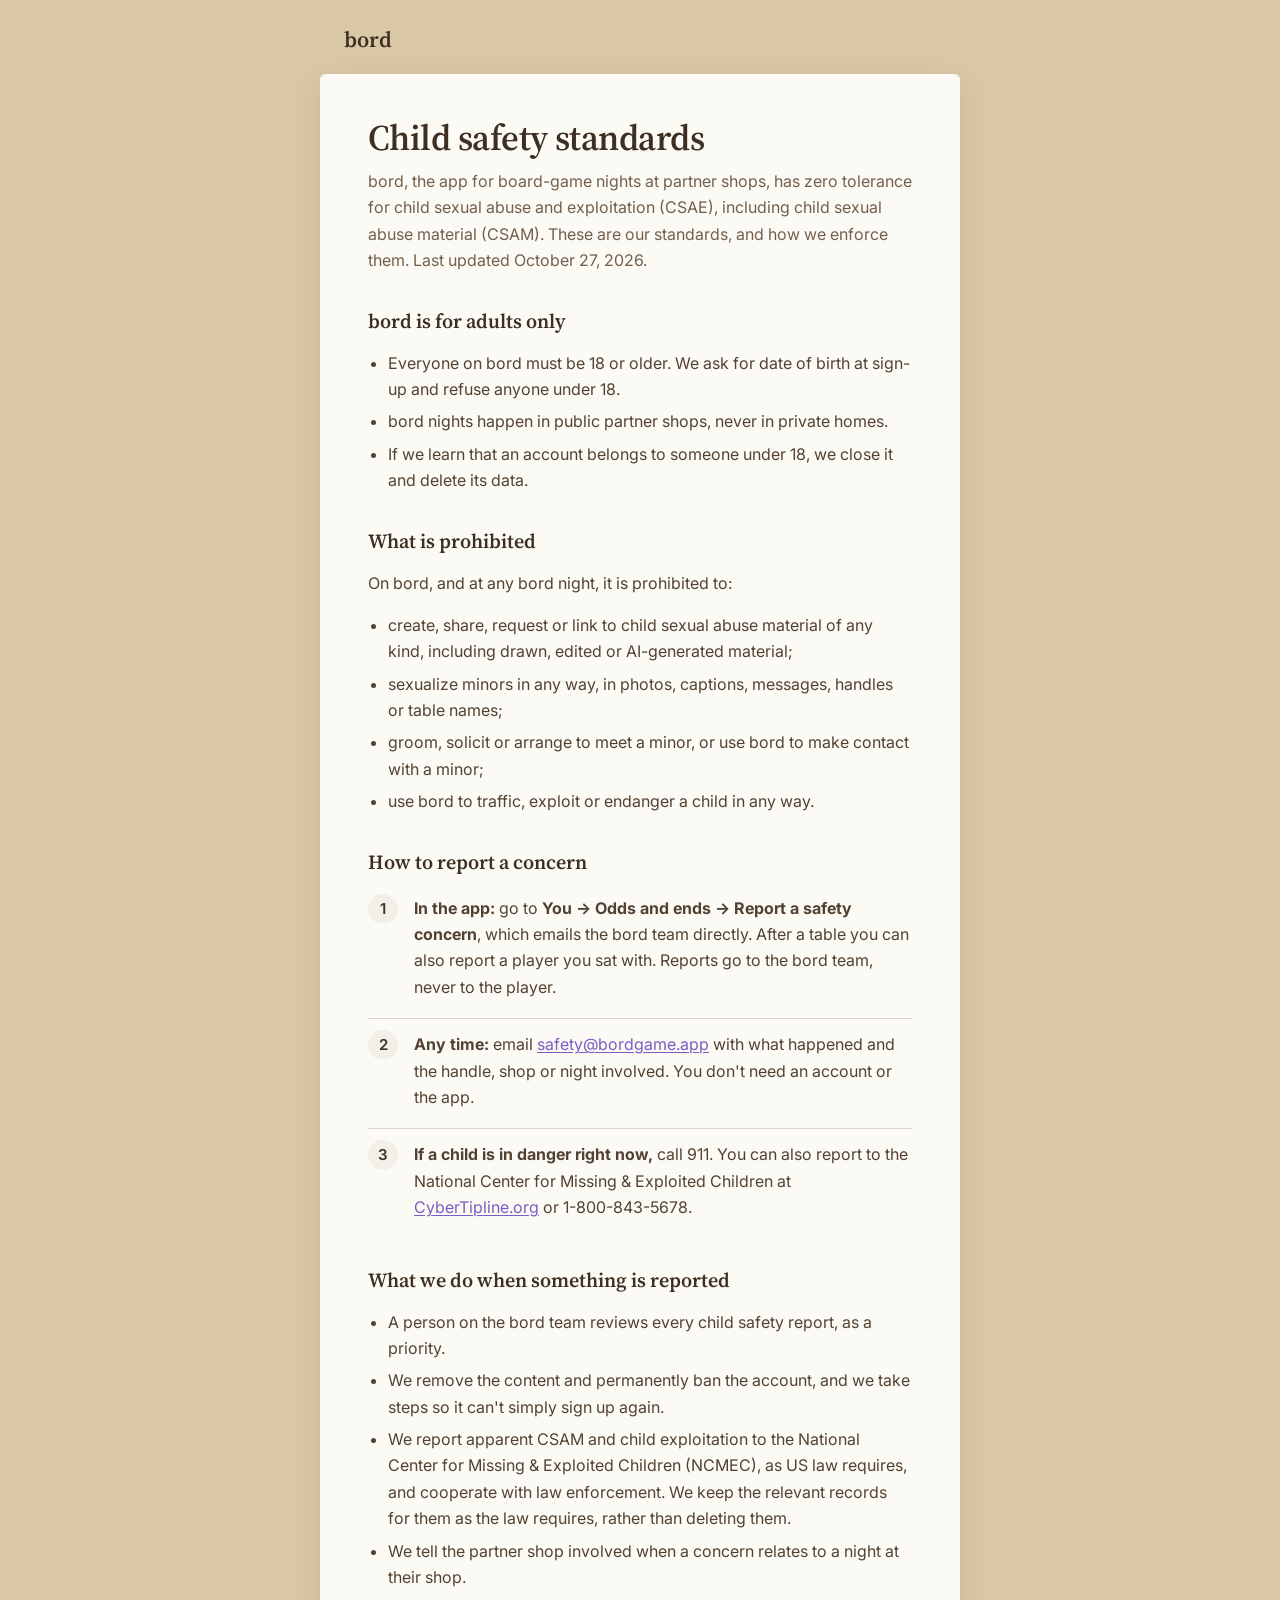
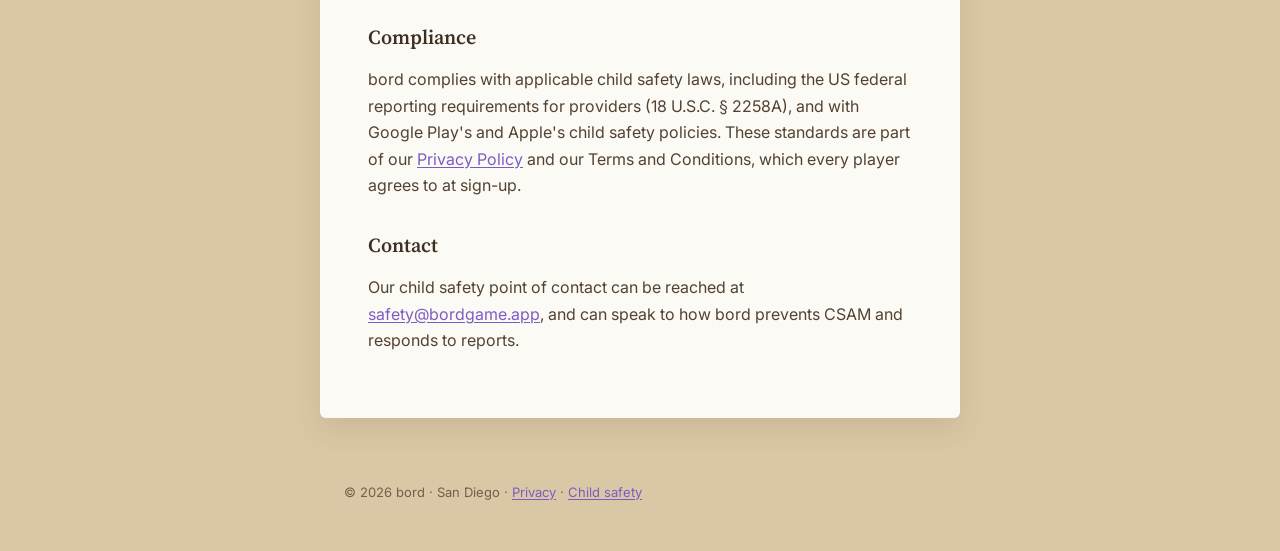
<file: safety/index.html>
<!DOCTYPE html>
<html lang="en">
<head>
  <meta charset="UTF-8" />
  <meta name="viewport" content="width=device-width, initial-scale=1.0" />
  <title>Child safety standards · bord</title>
  <meta name="description" content="bord's standards against child sexual abuse and exploitation (CSAE), how to report a concern, and how to reach us." />
  <link rel="icon" type="image/svg+xml" href="../favicon.svg?v=20260914" />
  <link rel="preconnect" href="https://fonts.googleapis.com" />
  <link rel="preconnect" href="https://fonts.gstatic.com" crossorigin />
  <link href="https://fonts.googleapis.com/css2?family=Source+Serif+4:opsz,wght@8..60,600&family=Inter:wght@400;500;700&display=swap" rel="stylesheet" />
  <link rel="stylesheet" href="../css/tokens.css?v=20260913" />
  <style>
    * { box-sizing: border-box; }
    html, body { margin: 0; }
    body { background: var(--cover); color: var(--ink); font: 16px/1.65 Inter, -apple-system, system-ui, sans-serif; -webkit-font-smoothing: antialiased; }
    a { color: var(--accent); text-underline-offset: 2px; }
    .top { max-width: 640px; margin: 0 auto; padding: 28px 24px 0; }
    .top a { color: var(--ink); text-decoration: none; font: 600 22px/1 "Source Serif 4", Georgia, serif; }
    .page { max-width: 640px; margin: 20px auto 64px; padding: 44px 48px 48px; background: var(--paper); border-radius: 6px; box-shadow: 0 10px 30px var(--lift); }
    h1 { font: 600 36px/1.1 "Source Serif 4", Georgia, serif; letter-spacing: -0.015em; margin: 0 0 10px; }
    .lede { color: var(--ink-soft); margin: 0 0 28px; }
    h2 { font: 600 20px/1.3 "Source Serif 4", Georgia, serif; margin: 34px 0 8px; }
    p, li { color: var(--ink-body); }
    ol.steps { list-style: none; counter-reset: s; padding: 0; margin: 0 0 24px; }
    ol.steps li { counter-increment: s; position: relative; padding: 12px 0 12px 46px; border-top: 1px solid var(--hairline); }
    ol.steps li:first-child { border-top: 0; }
    ol.steps li::before { content: counter(s); position: absolute; left: 0; top: 11px; width: 30px; height: 30px; border-radius: 50%; background: var(--paper-sunk); color: var(--ink); font: 600 15px/30px Inter, sans-serif; text-align: center; }
    .btn { display: block; text-align: center; background: var(--accent); color: #fff; text-decoration: none; font-weight: 600; padding: 15px 20px; border-radius: 999px; }
    .btn:hover { background: var(--accent-deep); color: #fff; }
    .alt { text-align: center; font-size: 14px; color: var(--ink-soft); margin: 10px 0 0; }
    ul { padding-left: 20px; }
    li { margin: 6px 0; }
    .foot { max-width: 640px; margin: 0 auto 48px; padding: 0 24px; color: var(--ink-soft); font-size: 13px; }
    @media (max-width: 600px) { .page { margin: 16px 12px 48px; padding: 32px 22px 36px; } h1 { font-size: 30px; } }
  </style>
</head>
<body>
  <div class="top"><a href="../">bord</a></div>

  <main class="page">
    <h1>Child safety standards</h1>
    <p class="lede">bord, the app for board-game nights at partner shops, has zero tolerance for child sexual abuse and exploitation (CSAE), including child sexual abuse material (CSAM). These are our standards, and how we enforce them. Last updated October 27, 2026.</p>

    <h2>bord is for adults only</h2>
    <ul>
      <li>Everyone on bord must be 18 or older. We ask for date of birth at sign-up and refuse anyone under 18.</li>
      <li>bord nights happen in public partner shops, never in private homes.</li>
      <li>If we learn that an account belongs to someone under 18, we close it and delete its data.</li>
    </ul>

    <h2>What is prohibited</h2>
    <p>On bord, and at any bord night, it is prohibited to:</p>
    <ul>
      <li>create, share, request or link to child sexual abuse material of any kind, including drawn, edited or AI-generated material;</li>
      <li>sexualize minors in any way, in photos, captions, messages, handles or table names;</li>
      <li>groom, solicit or arrange to meet a minor, or use bord to make contact with a minor;</li>
      <li>use bord to traffic, exploit or endanger a child in any way.</li>
    </ul>

    <h2>How to report a concern</h2>
    <ol class="steps">
      <li><strong>In the app:</strong> go to <strong>You → Odds and ends → Report a safety concern</strong>, which emails the bord team directly. After a table you can also report a player you sat with. Reports go to the bord team, never to the player.</li>
      <li><strong>Any time:</strong> email <a href="mailto:safety@bordgame.app?subject=Child%20safety%20concern">safety@bordgame.app</a> with what happened and the handle, shop or night involved. You don't need an account or the app.</li>
      <li><strong>If a child is in danger right now,</strong> call 911. You can also report to the National Center for Missing &amp; Exploited Children at <a href="https://report.cybertip.org/">CyberTipline.org</a> or 1-800-843-5678.</li>
    </ol>

    <h2>What we do when something is reported</h2>
    <ul>
      <li>A person on the bord team reviews every child safety report, as a priority.</li>
      <li>We remove the content and permanently ban the account, and we take steps so it can't simply sign up again.</li>
      <li>We report apparent CSAM and child exploitation to the National Center for Missing &amp; Exploited Children (NCMEC), as US law requires, and cooperate with law enforcement. We keep the relevant records for them as the law requires, rather than deleting them.</li>
      <li>We tell the partner shop involved when a concern relates to a night at their shop.</li>
    </ul>

    <h2>Compliance</h2>
    <p>bord complies with applicable child safety laws, including the US federal reporting requirements for providers (18 U.S.C. § 2258A), and with Google Play's and Apple's child safety policies. These standards are part of our <a href="../privacy/">Privacy Policy</a> and our Terms and Conditions, which every player agrees to at sign-up.</p>

    <h2>Contact</h2>
    <p>Our child safety point of contact can be reached at <a href="mailto:safety@bordgame.app">safety@bordgame.app</a>, and can speak to how bord prevents CSAM and responds to reports.</p>
  </main>

  <p class="foot">&copy; 2026 bord &middot; San Diego &middot; <a href="../privacy/">Privacy</a> &middot; <a href="./">Child safety</a></p>
</body>
</html>
</file>
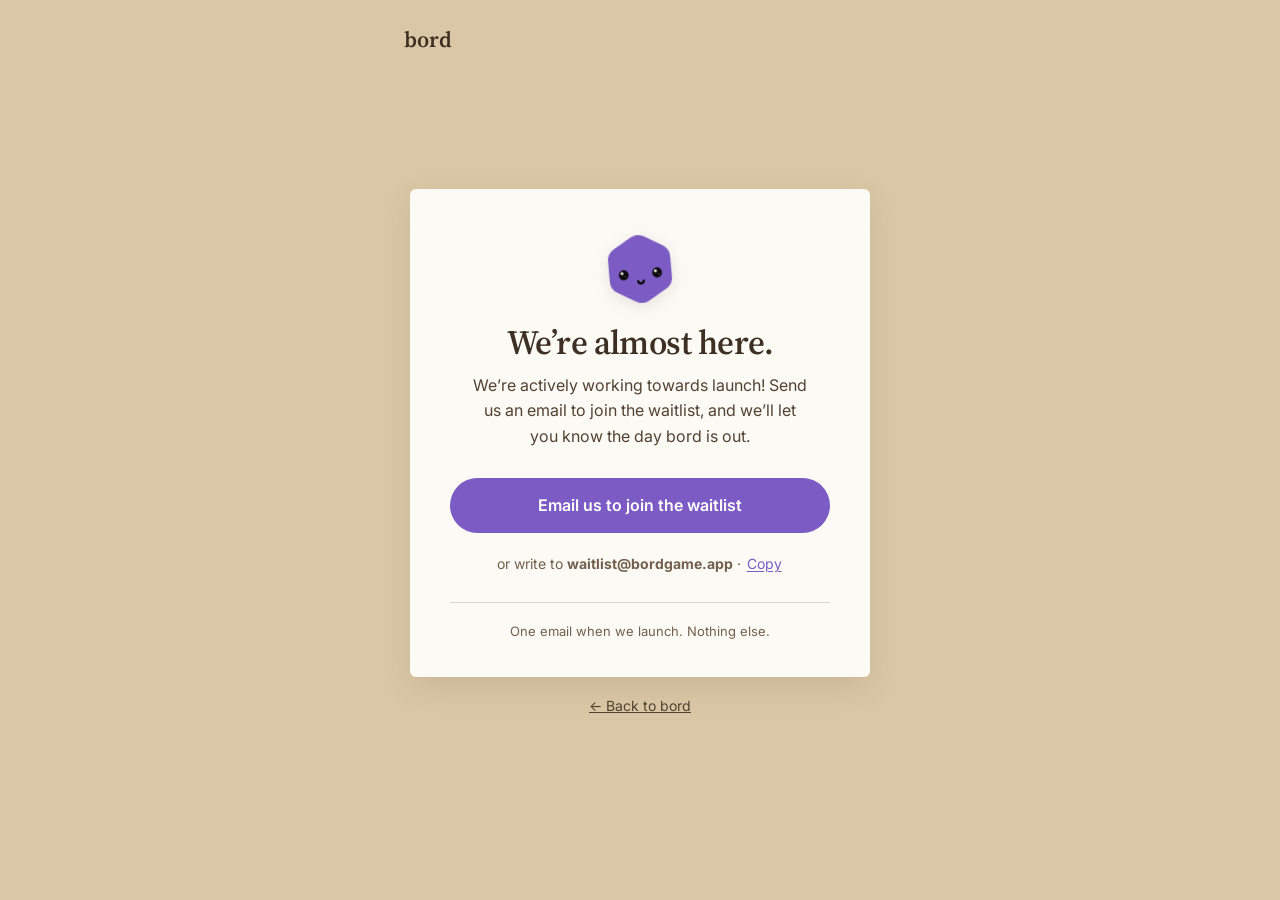
<file: waitlist/index.html>
<!DOCTYPE html>
<html lang="en">
<head>
  <meta charset="UTF-8" />
  <meta name="viewport" content="width=device-width, initial-scale=1.0" />
  <title>Join the waitlist · bord</title>
  <meta name="description" content="bord is almost here. Send us an email to join the waitlist and we'll let you know the day it launches." />
  <link rel="icon" type="image/svg+xml" href="../favicon.svg?v=20260914" />
  <link rel="preconnect" href="https://fonts.googleapis.com" />
  <link rel="preconnect" href="https://fonts.gstatic.com" crossorigin />
  <link href="https://fonts.googleapis.com/css2?family=Source+Serif+4:opsz,wght@8..60,600&family=Inter:wght@400;500;700&display=swap" rel="stylesheet" />
  <link rel="stylesheet" href="../css/tokens.css?v=20260913" />
  <style>
    * { box-sizing: border-box; }
    html, body { margin: 0; min-height: 100%; }
    body {
      background: var(--cover); color: var(--ink);
      font: 16px/1.6 Inter, -apple-system, system-ui, sans-serif; -webkit-font-smoothing: antialiased;
      min-height: 100vh; display: flex; flex-direction: column;
    }
    .top { width: 100%; max-width: 520px; margin: 0 auto; padding: 28px 24px 0; }
    .top a { color: var(--ink); text-decoration: none; font: 600 22px/1 "Source Serif 4", Georgia, serif; }
    main { flex: 1; display: flex; flex-direction: column; align-items: center; justify-content: center; gap: 18px; padding: 24px 16px 72px; }
    .card {
      width: 100%; max-width: 460px; text-align: center;
      background: var(--paper); border-radius: 6px; box-shadow: 0 10px 30px var(--lift);
      padding: 44px 40px 36px;
      animation: rise .5s cubic-bezier(.2, 0, 0, 1) both;
    }
    .bord { width: 72px; height: 72px; margin: 0 auto 18px; display: block; transform: rotate(-5deg); filter: drop-shadow(0 4px 8px var(--lift)); }
    h1 { font: 600 34px/1.12 "Source Serif 4", Georgia, serif; letter-spacing: -0.015em; margin: 0 0 12px; }
    .lede { color: var(--ink-body); margin: 0 auto 28px; max-width: 34ch; }
    .btn {
      display: block; background: var(--accent); color: #fff; text-decoration: none;
      font-weight: 600; padding: 15px 20px; border-radius: 999px;
      transition: transform .15s ease, background .15s ease;
    }
    .btn:hover { background: var(--accent-deep); }
    .btn:active { transform: scale(.98); }
    .addr { margin: 16px 0 0; font-size: 14px; color: var(--ink-soft); }
    .copy {
      font: inherit; color: var(--accent); background: none; border: 0; padding: 4px 2px; cursor: pointer;
      text-decoration: underline; text-underline-offset: 2px;
    }
    .note { margin: 22px 0 0; padding-top: 18px; border-top: 1px solid var(--hairline); font-size: 13px; color: var(--ink-soft); }
    .back { display: inline-block; font-size: 14px; color: var(--ink-body); }
    @keyframes rise { from { opacity: 0; transform: translateY(10px); } to { opacity: 1; transform: none; } }
    @media (prefers-reduced-motion: reduce) { .card { animation: none; } }
    @media (max-width: 520px) { .card { padding: 36px 24px 30px; } h1 { font-size: 29px; } }
  </style>
</head>
<body>
  <div class="top"><a href="../">bord</a></div>

  <main>
    <div class="card">
      <img class="bord" src="../img/bord-face.svg" alt="" aria-hidden="true" />
      <h1>We&rsquo;re almost here.</h1>
      <p class="lede">We&rsquo;re actively working towards launch! Send us an email to join the
        waitlist, and we&rsquo;ll let you know the day bord is out.</p>

      <a class="btn" id="mail" href="mailto:waitlist@bordgame.app?subject=Join%20the%20bord%20waitlist&amp;body=Hi%20bord%2C%20add%20me%20to%20the%20waitlist!">Email us to join the waitlist</a>

      <p class="addr">or write to <strong>waitlist@bordgame.app</strong>
        &middot; <button class="copy" id="copy" type="button">Copy</button></p>

      <p class="note">One email when we launch. Nothing else.</p>
    </div>
    <a class="back" href="../">&larr; Back to bord</a>
  </main>

  <script>
    // Which badge brought them here (?from=ios|android) goes in the subject,
    // so we know which store to tell them about.
    (function () {
      var from = new URLSearchParams(location.search).get("from");
      var label = from === "ios" ? "iPhone" : from === "android" ? "Android" : null;
      var mail = document.getElementById("mail");
      if (label) mail.href = mail.href.replace("Join%20the%20bord%20waitlist", "Join%20the%20bord%20waitlist%20(" + label + ")");
      var copy = document.getElementById("copy");
      copy.addEventListener("click", function () {
        var done = function () { copy.textContent = "Copied"; setTimeout(function () { copy.textContent = "Copy"; }, 1600); };
        if (navigator.clipboard) navigator.clipboard.writeText("waitlist@bordgame.app").then(done, function () {});
      });
    })();
  </script>
</body>
</html>
</file>
<file: css/tokens.css>
/* BORD site — design tokens
   Source of truth: ios/Bord/Theme.swift (`mt*`, "Milk Tea & Blush") read
   through Prototypes/BordNew/BNTheme.swift, the album that ships
   (DECISIONS.md 2026-09-07/08). Three spatial layers, and every surface has
   to keep them legible: the COVER (kraft — the desk, the map, the chrome),
   the PAGE (paper — everything you read), and the DRAWER (washi, tabs,
   stickers, pen, highlighter — the only place colour lives, and never as
   a background or as body text). One accent does every "yours / go" job:
   it is the mascot's body, the hex in the wordmark and the one button. */

:root {
  /* Cover — brown is architecture */
  --cover:       #DAC7A5;                      /* Theme.mtCover */
  --cover-deep:  #BDA784;                      /* photo corners, the table, kraft washi */

  /* Page — colour is content */
  --paper:       #FCFAF5;                      /* Theme.mtPaper */
  --paper-sunk:  #F2EFE8;                      /* a second sheet: stat strip, link slip */

  /* Ink — walnut, never black */
  --ink:         #3D2F21;                      /* titles, body, rules */
  --ink-body:    #534232;                      /* the card shadow colour */
  --ink-soft:    #73604C;                      /* pencil — secondary text */
  --ink-label:   #9A846D;                      /* micro-labels only */
  --hairline:    rgba(61, 47, 33, 0.18);
  --lift:        rgba(83, 66, 50, 0.12);

  /* The accent — mascot + the one action. Ships violet (Theme.mtCobalt). */
  --accent:      #7C5CC4;
  --accent-deep: #6A4BB0;                      /* web hover only — not an app token */

  /* Annotation register: the pen under a title, the jade GOING stamp,
     rubber-stamp red only inside a stamp. */
  --pen:         #2B355D;
  --jade:        #3E7351;
  --berry:       #B24438;

  /* The drawer — the washi eight */
  --blush:       #ECBFBF;
  --butter:      #F6E19C;
  --matcha:      #C4D5B1;
  --sky:         #BAD0E1;
  --terracotta:  #E6B496;
  --taro:        #CFC4E0;
  --lilac:       #DDCFDD;
  --gold:        #E0BF73;
  --washi-kraft: rgba(189, 167, 132, 0.9);

  /* The map, in the app's paint: calm and minimal — parks and buildings
     are a whisper over the cream stock, roads a fraction of ink. */
  --map-bg:        #F3EFE5;
  --map-water:     #8EB8D3;
  --map-green:     rgba(39, 93, 67, 0.12);
  --map-buildings: rgba(138, 131, 122, 0.08);

  /* Type — the app's three roles: New York semibold (display, titles,
     captions), SF Pro (running text) and SF bold uppercase, tracked (the
     micro face: eyebrows, tabs, stamps — the only uppercase in the system).
     Apple devices render the native faces first; the web fallbacks load in
     index.html. There is no script face: "handwritten" is the serif with a
     pen scribble under it and a degree of lean. */
  --font-display: ui-serif, "New York", "Source Serif 4", Georgia, serif;
  --font-body: -apple-system, BlinkMacSystemFont, "Inter", "Segoe UI", sans-serif;
  --font-micro: -apple-system, BlinkMacSystemFont, "Inter", "Segoe UI", sans-serif;

  --size-hero:    clamp(2.625rem, 5.5vw, 4rem);      /* 42 → 64 */
  --size-h2:      clamp(1.875rem, 3.2vw, 2.5rem);    /* 30 → 40 */
  --size-h3:      1.375rem;
  --size-body:    1.0625rem;                          /* 17 — app body size */
  --size-small:   0.9375rem;
  --size-label:   0.6875rem;                          /* 11 — BNCaption */
  --track-micro:  0.12em;

  /* Surfaces — paper is cut, not rounded. Only buttons and dice round. */
  --radius-paper:    3px;
  --radius-ephemera: 0px;
  --radius-button:   999px;                           /* the capsule */
  --shadow-paper:    0 2px 2.5px rgba(83, 66, 50, 0.16);
  --shadow-print:    0 1px 0 rgba(61, 47, 33, 0.18), 0 14px 16px rgba(61, 47, 33, 0.28);
  --shadow-sticker:  0 1px 1.5px rgba(61, 47, 33, 0.16);

  /* Rhythm */
  --gutter:       20px;
  --section-pad:  clamp(4rem, 8vw, 6.5rem);
  --content-max:  68.5rem;                            /* 1096px */

  /* Motion — felt, not seen. pop / settle / snap as timing curves. */
  --hover:  180ms ease;
  --pop:    320ms cubic-bezier(0.22, 0.8, 0.3, 1);
  --reveal: 520ms cubic-bezier(0.22, 0.61, 0.36, 1);
}
</file>
<file: css/base.css>
/* BORD site — reset, typography, the shared materials.
   Every component here is a port of one in the app's BNTheme / BNScrapbook:
   paper, washi, the sticker chip, the page tab, the stamp, the JOIN slot,
   the pushpin, the seat pips, the polaroid. Numbers are the app's numbers. */

*, *::before, *::after { box-sizing: border-box; margin: 0; padding: 0; }

/* The page, the whole way down: paper plus the cardstock grain, the app's
   BNPageGround since 2026-10 ("both roots sit on paper"). Kraft is chrome
   only: the header and footer, like the app's tab bar. No gradient, no
   vignette, no shine. color-scheme keeps UA chrome light. */
html {
  scroll-behavior: smooth;
  background: var(--paper);
  color-scheme: light;
  scrollbar-gutter: stable;
}

body {
  background: var(--paper) url("../img/cardstock.svg") repeat;
  background-size: 360px 360px;
  overflow-x: clip;
  color: var(--ink);
  font-family: var(--font-body);
  font-size: var(--size-body);
  line-height: 1.55;
  -webkit-font-smoothing: antialiased;
  text-rendering: optimizeLegibility;
}

img, svg { display: block; max-width: 100%; }
a { color: inherit; text-decoration: none; }
::selection { background: var(--accent); color: var(--paper); }
input, textarea { caret-color: var(--accent); }

/* --- Type roles ------------------------------------------------------- */

/* Display: the serif at semibold, set tight. A title "reads handwritten"
   from the pen scribble under it and a degree of lean, never a script. */
.display {
  font-family: var(--font-display);
  font-weight: 600;
  line-height: 1.08;
  letter-spacing: -0.01em;
  text-wrap: balance;
}
h1.display { font-size: var(--size-hero); }
h2.display { font-size: var(--size-h2); }
h3.display { font-size: var(--size-h3); }

/* The scribble: two curves in a 6px box, ballpoint blue at 0.7, 1.6px. */
.underlined { position: relative; display: inline-block; }
.underlined::after {
  content: "";
  position: absolute;
  left: 0; right: 0;
  bottom: -0.16em;
  height: 0.16em;
  background: url("data:image/svg+xml,%3Csvg xmlns='http://www.w3.org/2000/svg' viewBox='0 0 200 8' preserveAspectRatio='none'%3E%3Cpath d='M0 4 C36 0 68 8 100 5.2 S168 0.5 200 3.2' fill='none' stroke='%232B355D' stroke-opacity='0.7' stroke-width='1.6' stroke-linecap='round'/%3E%3C/svg%3E") no-repeat;
  background-size: 100% 100%;
  pointer-events: none;
}

/* The micro face: the only uppercase text in the system. */
.eyebrow {
  font-family: var(--font-micro);
  font-size: var(--size-label);
  font-weight: 700;
  letter-spacing: var(--track-micro);
  text-transform: uppercase;
  color: var(--ink-body);
}
.paper .eyebrow { color: rgba(61, 47, 33, 0.7); }

/* Secondary text: ink-soft only on paper (5.7:1); on the kraft it drops to
   3.6:1, so the cover gets ink-body. */
.lede { font-size: var(--size-body); color: var(--ink-body); max-width: 34em; }
.paper .lede { color: var(--ink-soft); }

/* Serif italic, light — names under dealt cards, a note on the page */
.hand {
  font-family: var(--font-display);
  font-style: italic;
  font-weight: 400;
  color: var(--ink);
}

/* Highlighter: a torn strip of a drawer colour at 0.45 behind a line. */
.highlight {
  display: inline-block;
  padding: 1px 6px;
  background: color-mix(in srgb, var(--butter) 45%, transparent);
  clip-path: polygon(0 8%, 6% 0, 13% 9%, 20% 1%, 27% 8%, 34% 0, 42% 8%, 50% 1%, 58% 9%, 66% 1%, 74% 8%, 82% 0, 90% 9%, 96% 2%, 100% 10%, 100% 92%, 94% 100%, 87% 91%, 79% 99%, 71% 92%, 63% 100%, 55% 92%, 47% 99%, 39% 91%, 31% 99%, 23% 92%, 15% 100%, 7% 92%, 0 99%);
  transform: rotate(-0.4deg);
}
.highlight.is-sky { background: color-mix(in srgb, var(--sky) 45%, transparent); }
.highlight.is-blush { background: color-mix(in srgb, var(--blush) 45%, transparent); }

/* --- Wordmark — b⬡rd. The hex is an o: New York regular, the hex sized
       to the measured lowercase o (ink 0.508em, hung 0.011em under the
       baseline), the two gaps deliberately unequal (0.042em · 0.0205em). */
.wordmark {
  font-family: var(--font-display);
  font-size: 1.5rem;
  font-weight: 400;
  letter-spacing: 0;
  color: var(--ink);
  white-space: nowrap;
}
.wm-hex {
  display: inline-block;
  height: 0.537em;
  width: 0.465em;
  vertical-align: -0.025em;
  margin-left: 0.042em;
  margin-right: 0.0205em;
}
/* Direct rule, literal colour: a path whose fill resolves to nothing
   renders BLACK under host resets. Never let the hex depend on a var. */
.wm-hex path { fill: #7C5CC4 !important; }

/* --- Layout ------------------------------------------------------------ */

.wrap {
  max-width: var(--content-max);
  margin-inline: auto;
  padding-inline: clamp(1.25rem, 4vw, 2.5rem);
}
section { padding-block: var(--section-pad); }

/* --- Paper — cut, not rounded: 3px, a hairline, one flat shadow --------- */

.paper {
  position: relative;
  background: var(--paper) url("../img/cardstock.svg") repeat;
  background-size: 360px 360px;
  border: 1px solid var(--hairline);
  border-radius: var(--radius-paper);
  box-shadow: var(--shadow-paper);
}

/* A page: the opened sheet a whole section sits on. Same material,
   room for the tape and the stickers that hang off its edges. */
.page { padding: clamp(1.5rem, 4vw, 3rem); }

/* Level (the premium pass, 2026-10-25): text and numbers never lean. Only
   a photo print leans, and never past 2°. */
.shot.lean-l { transform: rotate(-1.2deg); }
.shot.lean-r { transform: rotate(1deg); }

/* --- Washi — colour → pattern → waxy sheen → torn edge → 0.88 → lean --- */

.washi {
  position: absolute;
  height: 23px;
  width: 88px;
  background-color: var(--matcha);
  background-image: linear-gradient(rgba(255,255,255,0.06), rgba(255,255,255,0.06));
  opacity: 0.88;
  clip-path: polygon(0 8%, 6% 0, 13% 9%, 20% 1%, 27% 8%, 34% 0, 42% 8%, 50% 1%, 58% 9%, 66% 1%, 74% 8%, 82% 0, 90% 9%, 96% 2%, 100% 10%, 100% 92%, 94% 100%, 87% 91%, 79% 99%, 71% 92%, 63% 100%, 55% 92%, 47% 99%, 39% 91%, 31% 99%, 23% 92%, 15% 100%, 7% 92%, 0 99%);
  pointer-events: none;
  z-index: 2;
}
.washi.top      { width: 100px; top: -12px; left: 50%; transform: translateX(-50%) rotate(-3deg); }
.washi.top-l    { top: -10px; left: -20px; transform: rotate(-28deg); }
.washi.top-r    { top: -10px; right: -20px; transform: rotate(26deg); }
.washi.bottom-l { bottom: -10px; left: -20px; transform: rotate(24deg); }
.washi.bottom-r { bottom: -10px; right: -20px; transform: rotate(-26deg); }
.washi.stripe {
  background-image:
    repeating-linear-gradient(32deg, rgba(255,255,255,0.42) 0 5px, transparent 5px 12px),
    linear-gradient(rgba(255,255,255,0.06), rgba(255,255,255,0.06));
}
.washi.dots {
  background-image:
    radial-gradient(circle, rgba(255,255,255,0.5) 1.6px, transparent 1.7px),
    linear-gradient(rgba(255,255,255,0.06), rgba(255,255,255,0.06));
  background-size: 9px 9px, auto;
}
.washi.blush { background-color: var(--blush); }
.washi.butter { background-color: var(--butter); }
.washi.matcha { background-color: var(--matcha); }
.washi.sky { background-color: var(--sky); }
.washi.terracotta { background-color: var(--terracotta); }
.washi.taro { background-color: var(--taro); }

/* --- Buttons — one capsule in the accent per view ---------------------- */

.btn {
  display: inline-flex;
  align-items: center;
  justify-content: center;
  text-align: center;
  gap: 0.5rem;
  font-family: var(--font-body);
  font-size: 1.0625rem;
  font-weight: 500;
  min-height: 52px;
  padding: 0.75rem 1.75rem;
  border-radius: var(--radius-button);
  border: 1px solid transparent;
  cursor: pointer;
  transition: background var(--hover), border-color var(--hover),
              color var(--hover), transform var(--hover), opacity var(--hover);
}
.btn:active { transform: scale(0.98); }

.btn-primary { background: var(--accent); color: var(--paper); }
.btn-primary:hover { background: var(--accent-deep); }

/* The ink capsule: for a second button in the same view, so the accent
   stays on exactly one action. */
.btn-ink { background: var(--ink); color: var(--paper); }
.btn-ink:hover { background: var(--ink-body); }

/* The ghost: the outlined second choice, an ink hairline capsule, so a
   secondary action reads as a control and not as a line of copy
   (BNGhostButton, the premium pass). */
.btn-ghost {
  background: transparent;
  color: var(--ink);
  border-color: rgba(61, 47, 33, 0.35);
  border-width: 1.2px;
}
.btn-ghost:hover { background: rgba(61, 47, 33, 0.05); border-color: rgba(61, 47, 33, 0.5); }

.btn:focus-visible, a:focus-visible { outline: 2px solid var(--accent); outline-offset: 3px; }

/* --- The JOIN slot — the empty dashed stamp. Pressing Join IS stamping. -- */
.join-slot {
  display: inline-block;
  font-family: var(--font-micro);
  font-weight: 700;
  font-size: 0.75rem;
  letter-spacing: 0.085em;
  text-transform: uppercase;
  color: var(--accent);
  padding: 7px 12px;
  border: 1.4px dashed var(--accent);
  border-radius: 3px;
  white-space: nowrap;
}
.join-slot.is-quiet { color: var(--ink-soft); border-color: var(--ink-soft); opacity: 0.75; }

/* --- Sticker chip — the game word: colour on r2, a 2.5px white kiss-cut ring */
.chip {
  display: inline-block;
  font-family: var(--font-body);
  font-size: 0.8125rem;
  font-weight: 700;
  text-transform: lowercase;
  color: var(--ink);
  padding: 3px 8px;
  background: var(--butter);
  border-radius: 2px;
  box-shadow: 0 0 0 2.5px #fff, 0 1px 1.5px 2.5px rgba(61,47,33,0.16);
  margin: 3px;
  white-space: nowrap;
}
.chip.terracotta { background: var(--terracotta); }
.chip.lilac { background: var(--lilac); }
.chip.matcha { background: var(--matcha); }
.chip.taro { background: var(--taro); }
.chip.sky { background: var(--sky); }
.chip.blush { background: var(--blush); }
.chip-row { display: flex; flex-wrap: wrap; align-items: center; gap: 4px 8px; }
.chip-more { font-family: var(--font-micro); font-weight: 700; font-size: 0.6875rem; color: var(--ink-soft); }

/* --- Page tab — the day·time chip, die-cut square, seeded colour -------- */
.tab {
  display: inline-block;
  font-family: var(--font-micro);
  font-weight: 700;
  font-size: 0.6875rem;
  letter-spacing: 0.13em;
  color: var(--ink);
  padding: 6px 9px;
  background: var(--taro);
  border-radius: 0;
  box-shadow: 0 0 0 2.5px #fff, 0 1px 1.5px 2.5px rgba(61,47,33,0.16);
  white-space: nowrap;
  margin: 3px;
}
.tab.terracotta { background: var(--terracotta); }
.tab.butter { background: var(--butter); }
.tab.matcha { background: var(--matcha); }
.tab.sky { background: var(--sky); }

/* --- Rubber stamp — the double frame at 0.88, level: stamps are for
       events that land (GOING, FULL), never for standing. -------------- */
.stamp {
  display: inline-block;
  position: relative;
  font-family: var(--font-micro);
  font-weight: 700;
  font-size: 0.6875rem;
  letter-spacing: 0.08em;
  text-transform: uppercase;
  color: var(--berry);
  padding: 0.32em 0.7em;
  border: 0.12em solid currentColor;
  border-radius: 3px;
  opacity: 0.88;
  white-space: nowrap;
}
.stamp::after {
  content: "";
  position: absolute;
  inset: -0.28em;
  border: 0.06em solid currentColor;
  border-radius: 5px;
}
.stamp.is-jade { color: var(--jade); }

/* --- Going — the app's badge: a jade pill with a check (it replaced the
       GOING rubber stamp in the app, 2026-11-04). ----------------------- */
.going {
  display: inline-flex; align-items: center; gap: 0.35em;
  font-family: var(--font-body); font-weight: 700; font-size: 0.875rem;
  color: var(--jade);
  background: rgba(62, 115, 81, 0.12);
  padding: 0.3em 0.8em 0.3em 0.6em;
  border-radius: 999px;
  white-space: nowrap;
}
.going svg { width: 0.95em; height: 0.95em; fill: none; stroke: currentColor; stroke-width: 1.8; stroke-linecap: round; stroke-linejoin: round; }
.stamp.is-pencil { color: var(--ink-soft); }
.stamp.is-big { font-size: 0.875rem; }

/* --- Stickers — the sprite, sized by --s (the app's `size`) ------------ */
.stk {
  display: inline-block;
  width: calc(var(--s, 46px) * 1.28);
  height: calc(var(--s, 46px) * 1.28);
  filter: drop-shadow(0 1.4px 1.6px rgba(61,47,33,0.16));
  transform: rotate(var(--r, -7deg));
  pointer-events: none;
  flex: none;
}
.stk.on-corner { position: absolute; z-index: 3; }
/* Centre the sticker a hair inside the corner so half of it juts out */
.stk.tl { top: calc(var(--s, 46px) * -0.64 + 6px); left: calc(var(--s, 46px) * -0.64 + 4px); }
.stk.br { bottom: calc(var(--s, 46px) * -0.64 + 8px); right: calc(var(--s, 46px) * -0.64 + 6px); }
.stk.tr { top: calc(var(--s, 46px) * -0.64 + 6px); right: calc(var(--s, 46px) * -0.64 + 4px); }

/* The mascot's face: the exported asset, never redrawn, on its cut */
.bord-sticker {
  position: relative;
  display: inline-block;
  width: var(--s, 60px);
  aspect-ratio: 308.305 / 356;
  flex: none;
}
.bord-sticker img { width: 100%; height: 100%; }
.bord-sticker.is-cut::before {
  content: "";
  position: absolute;
  inset: -12% -11%;
  background: url("data:image/svg+xml,%3Csvg xmlns='http://www.w3.org/2000/svg' viewBox='-154.153 -178 308.305 356'%3E%3Cpath d='M-154.15 -51.00Q-154.15 -89.00 -121.24 -108.00L-32.91 -159.00Q-0.00 -178.00 32.91 -159.00L121.24 -108.00Q154.15 -89.00 154.15 -51.00L154.15 51.00Q154.15 89.00 121.24 108.00L32.91 159.00Q0.00 178.00 -32.91 159.00L-121.24 108.00Q-154.15 89.00 -154.15 51.00Z' fill='%23fff'/%3E%3C/svg%3E") center / contain no-repeat;
  filter: drop-shadow(0 1.5px 2px rgba(61,47,33,0.15));
  z-index: 0;
}
.bord-sticker img { position: relative; z-index: 1; }

/* --- Pushpin through a card's top edge --------------------------------- */
.pin {
  position: absolute;
  top: -7px;
  left: 50%;
  width: 15px; height: 15px;
  margin-left: -7.5px;
  z-index: 3;
  overflow: visible;
}

/* --- Seat pips — 7.5px, solid ink for taken, dashed pencil for open ---- */
.pips { display: inline-flex; align-items: center; gap: 4px; }
.pips i { width: 7.5px; height: 7.5px; border-radius: 50%; background: rgba(61,47,33,0.82); }
.pips i.open { background: transparent; border: 1px dashed rgba(115,96,76,0.7); }
.pips-row { display: flex; align-items: center; gap: 0.6rem; flex-wrap: wrap; }
.pips-row .eyebrow { font-size: 0.625rem; }

/* --- The caption strip under a print: display face, one line, the
       print's own bottom border. */
.print-caption {
  display: block;
  font-family: var(--font-display);
  font-weight: 600;
  font-size: 1rem;
  padding: 0.6em 0 0.8em;
  color: var(--ink);
  white-space: nowrap;
  overflow: hidden;
  text-overflow: ellipsis;
}

/* --- Scroll reveal — opacity + 8px rise, the app's entrance grammar ----- */
[data-reveal] {
  opacity: 0;
  translate: 0 8px;
  transition: opacity var(--reveal), translate var(--reveal);
}
[data-reveal].is-visible { opacity: 1; translate: none; }

@media (prefers-reduced-motion: reduce) {
  html { scroll-behavior: auto; }
  [data-reveal] { opacity: 1; translate: none; transition: none; }
  .pulse-dot::after { animation: none; }
}
</file>
<file: css/sections.css>
/* BORD site — per-section styles, top to bottom.
   Paper the whole way down; kraft is the header and footer (the app's tab
   bar), and the Nights section is the app's map stock. */

/* --- Header -------------------------------------------------------------- */

.site-header {
  position: sticky;
  top: 0;
  z-index: 10;
  background: rgba(218, 199, 165, 0.92);   /* cover */
  backdrop-filter: blur(12px);
  -webkit-backdrop-filter: blur(12px);
  border-bottom: 1px solid var(--hairline);
}
.site-header .wrap { display: flex; align-items: center; gap: 2rem; height: 4.25rem; }

.site-nav {
  display: flex;
  gap: 1.75rem;
  margin-left: auto;
  font-size: var(--size-small);
  font-weight: 500;
  color: var(--ink-body);
}
.site-nav a { transition: color var(--hover); }
.site-nav a:hover { color: var(--ink); }

.site-header .btn { min-height: 0; padding: 0.5rem 1.125rem; font-size: 0.9375rem; }

/* Wordmark collapse — scrolled, b and rd tuck away so the hex stands alone */
.site-header .wm-letter {
  display: inline-block;
  overflow: clip;
  max-width: 2.5em;
  vertical-align: baseline;
}
.site-header.is-collapsed .wm-letter { max-width: 0; opacity: 0; }
.site-header.is-collapsed .wm-hex { margin: 0; transform: scale(1.35); transform-origin: center; }
@media (prefers-reduced-motion: no-preference) {
  .site-header .wm-letter {
    transition: max-width 420ms cubic-bezier(0.22, 0.61, 0.36, 1), opacity 260ms ease;
  }
  .site-header .wm-hex { transition: margin 420ms cubic-bezier(0.22, 0.61, 0.36, 1), transform 420ms cubic-bezier(0.22, 0.61, 0.36, 1); }
}
@media (max-width: 760px) {
  .site-nav { display: none; }
  .site-header .btn { margin-left: auto; }
}

/* --- Hero ------------------------------------------------------------------ */

.hero { padding-block: clamp(3rem, 6vw, 5.5rem) clamp(3.5rem, 7vw, 6rem); }
.hero .wrap {
  display: grid;
  grid-template-columns: minmax(0, 6fr) minmax(0, 6fr);
  gap: clamp(2rem, 5vw, 4.5rem);
  align-items: center;
}
.hero-copy { display: flex; flex-direction: column; gap: 1.375rem; align-items: flex-start; }
.hero-copy .lede { font-size: 1.125rem; }
.hero-ctas { display: flex; gap: 0.75rem; flex-wrap: wrap; align-items: center; }

/* Live line — the page's single ambient loop (urgency is colour only) */
.live-line {
  display: inline-flex;
  align-items: center;
  gap: 0.625rem;
  font-family: var(--font-micro);
  font-weight: 700;
  font-size: var(--size-label);
  letter-spacing: var(--track-micro);
  color: var(--ink-body);
}
.pulse-dot { position: relative; width: 8px; height: 8px; border-radius: 50%; background: var(--accent); flex: none; }
.pulse-dot::after {
  content: "";
  position: absolute; inset: 0;
  border-radius: 50%;
  background: var(--accent);
  animation: ping 1.5s ease-out infinite;
}
@keyframes ping {
  from { transform: scale(1); opacity: 0.5; }
  to   { transform: scale(2.6); opacity: 0; }
}

/* --- The dock — the Nights sheet: title in pen, nights pinned on -------- */

.hero-visual { display: flex; justify-content: center; }
.dock {
  width: 100%;
  max-width: 27rem;
  padding: 1.5rem 1.375rem 1.5rem;
  border-radius: 4px 4px 3px 3px;
  box-shadow: 0 -4px 10px rgba(61,47,33,0.10), var(--shadow-paper);
}
.dock-head { display: flex; align-items: center; justify-content: space-between; gap: 1rem; }
.dock-title { font-size: 1.5rem; }
.dock-line { margin-top: 0.5rem; font-size: 0.875rem; color: var(--ink-soft); }

/* The night card — the app's session card: pin through the top, the
   featured sticker off the top-left, a second off the bottom-right, the
   page tab, two chips, seat pips, and the JOIN slot. */
.night {
  display: grid;
  grid-template-columns: minmax(0, 1fr) auto;
  gap: 0.875rem;
  align-items: start;
  padding: 1rem 0.875rem 1rem 1.5rem;
  margin-top: 1.5rem;         /* headroom: the pin and the sticker overhang */
  background-color: var(--paper);
}
.dock .night:first-of-type { margin-top: 1.25rem; }
.night-body { min-width: 0; display: flex; flex-direction: column; gap: 0.5rem; }
.night-body > p { margin: 0; }
.night-name { font-weight: 500; font-size: 1.0625rem; line-height: 1.25; }
.night .join-slot, .night .stamp, .night .going { margin-top: 0.25rem; margin-right: 0.25rem; justify-self: end; }
.night .pips-row { margin-top: 0.125rem; }

@media (max-width: 860px) {
  .hero .wrap { grid-template-columns: 1fr; justify-items: center; }
  .hero-copy { align-items: center; text-align: center; }
  .hero-ctas { justify-content: center; }
  .hero-visual { width: 100%; margin-top: 1.5rem; }
}

/* --- Section heads --------------------------------------------------------- */

.section-head {
  display: flex;
  flex-direction: column;
  gap: 0.875rem;
  margin-bottom: clamp(2.5rem, 5vw, 4rem);
  max-width: 36em;
}
.section-head.centered { margin-inline: auto; align-items: center; text-align: center; }

/* --- How it works ------------------------------------------------------------ */

.steps {
  display: grid;
  grid-template-columns: repeat(3, 1fr);
  gap: calc(var(--gutter) + 8px);
  align-items: start;
}
.step { padding: 1.5rem var(--gutter) 1.5rem; display: flex; flex-direction: column; gap: 0.75rem; }
.step-figure { height: 3.75rem; display: flex; align-items: center; gap: 6px; }
.step p { color: var(--ink-soft); font-size: var(--size-small); }
.step h3 { margin-top: -0.25rem; }

/* count-on-head pins, for step one */
.mappin { width: 48px; height: 52px; overflow: visible; }
.mappin.small { width: 40px; height: 44px; }
.mappin text { font-family: var(--font-body); font-weight: 700; font-size: 14px; fill: #fff; font-variant-numeric: tabular-nums; }
.mappin text.on-light { fill: var(--ink); }

/* dealt cards around the table, for step two */
.dealt { display: flex; align-items: center; gap: 8px; }
.dealt .tile {
  position: relative;
  width: 34px; height: 38px;
  background: var(--paper-sunk);
  box-shadow: var(--shadow-paper);
  border: 1px solid var(--hairline);
  font-family: var(--font-display);
  font-weight: 600;
  font-size: 13px;
  color: var(--ink);
  display: grid; place-items: center;
}
.dealt .tile .tape {
  position: absolute; top: -5px; left: 50%;
  width: 22px; height: 7px; margin-left: -11px;
  background: var(--sky); opacity: 0.88;
  transform: rotate(-5deg);
}
/* the table, as the app draws it now: a sunk capsule with the seat count */
.dealt .tabletop {
  height: 30px; padding: 0 14px;
  background: var(--paper-sunk);
  border-radius: 999px;
  border: 1px solid var(--hairline);
  display: grid; place-items: center;
  font-family: var(--font-body); font-weight: 700; font-size: 12px;
  color: var(--ink-soft); white-space: nowrap;
}

/* the passport strip, for step three: entry stamps, then the empties */
.passport { display: flex; align-items: center; gap: 8px; }
.entry {
  position: relative;
  width: 34px; height: 34px;
  display: flex; flex-direction: column; align-items: center; justify-content: center;
  gap: 1px;
  font-family: var(--font-micro);
  font-weight: 700;
  opacity: var(--o, 0.75);
  color: var(--berry);
}
.entry.jade { color: var(--jade); }
.entry.pen { color: var(--pen); }
.entry b { font-size: 10px; letter-spacing: 0.5px; line-height: 1; }
.entry small { font-size: 5px; letter-spacing: 0.4px; line-height: 1; opacity: 0.85; }
.entry::before, .entry::after { content: ""; position: absolute; border: 1.4px solid currentColor; }
.entry.round::before { inset: 2.5px; border-radius: 50%; }
.entry.round::after  { inset: 5px; border-radius: 50%; border-width: 0.7px; opacity: 0.55; }
.entry.box::before { inset: 2.5px; border-radius: 4px; }
.entry.box::after  { inset: 5px; border-radius: 3px; border-width: 0.7px; opacity: 0.55; }
.entry.hex::before, .entry.hex::after { border: 0; background: currentColor; -webkit-mask: url("data:image/svg+xml,%3Csvg xmlns='http://www.w3.org/2000/svg' viewBox='-64 -64 128 128'%3E%3Cpath d='M-49.43 -17.6L-49.43 17.6Q-49.43 25.35 -42.72 29.23L-6.71 50.02Q0 53.9 6.71 50.02L42.72 29.23Q49.43 25.35 49.43 17.6L49.43 -17.6Q49.43 -25.35 42.72 -29.23L6.71 -50.02Q0 -53.9 -6.71 -50.02L-42.72 -29.23Q-49.43 -25.35 -49.43 -17.6Z' fill='none' stroke='%23000' stroke-width='3.4'/%3E%3C/svg%3E") center / contain no-repeat; mask: url("data:image/svg+xml,%3Csvg xmlns='http://www.w3.org/2000/svg' viewBox='-64 -64 128 128'%3E%3Cpath d='M-49.43 -17.6L-49.43 17.6Q-49.43 25.35 -42.72 29.23L-6.71 50.02Q0 53.9 6.71 50.02L42.72 29.23Q49.43 25.35 49.43 17.6L49.43 -17.6Q49.43 -25.35 42.72 -29.23L6.71 -50.02Q0 -53.9 -6.71 -50.02L-42.72 -29.23Q-49.43 -25.35 -49.43 -17.6Z' fill='none' stroke='%23000' stroke-width='3.4'/%3E%3C/svg%3E") center / contain no-repeat; inset: 0; }
.entry.hex::after { inset: 4px; opacity: 0.55; }
.entry.empty { opacity: 1; }
.entry.empty::before { inset: 0; border: 1px dashed rgba(61,47,33,0.22); border-radius: 50%; }
.entry.empty::after { display: none; }
.entry.empty.next::after {
  display: block; inset: 3px; border: 0; border-radius: 50%;
  background: color-mix(in srgb, var(--accent) 10%, transparent);
}
.entry.empty.next b { width: 5px; height: 5px; border-radius: 50%; background: var(--accent); }

@media (max-width: 780px) { .steps { grid-template-columns: 1fr; } }

/* --- The album — three prints of the app --------------------------------- */

.shots {
  display: grid;
  grid-template-columns: repeat(3, minmax(0, 1fr));
  gap: clamp(1.5rem, 4vw, 3rem);
  align-items: start;
  max-width: 56rem;
  margin-inline: auto;
}
.shot {
  position: relative;
  background: var(--paper);
  border-radius: 3px;
  padding: 6.5% 6.5% 0;
  box-shadow: var(--shadow-print);
}
/* A print of the screen: square-cut like every well in the app, the
   status bar cropped out so it is a photo of the page, not of a phone. */
.shot img {
  width: 100%;
  height: auto;
  border-radius: 3px;
  border: 1px solid var(--hairline);
  background: var(--cover);
}
.shot .print-caption { text-align: center; }

/* Phones: the prints sit in one swipeable strip instead of a three-screen
   stack, the next print peeking in so the swipe is obvious. */
@media (max-width: 720px) {
  .shots {
    display: flex; gap: 1.25rem; max-width: none;
    margin-inline: calc(var(--gutter) * -1);
    padding: 1.5rem var(--gutter) 2rem;
    overflow-x: auto; scroll-snap-type: x mandatory;
    scroll-padding-inline: var(--gutter);
    scrollbar-width: none; -webkit-overflow-scrolling: touch;
  }
  .shots::-webkit-scrollbar { display: none; }
  .shots .shot { flex: 0 0 72%; scroll-snap-align: start; }
  .shots .shot.lean-l, .shots .shot.lean-r { transform: none; }
}

/* --- Trust — three index cards ----------------------------------------------- */

.trust-grid {
  display: grid;
  grid-template-columns: repeat(3, 1fr);
  gap: calc(var(--gutter) + 8px);
  align-items: start;
}
.index-card { padding: 1.125rem 1.25rem 1.25rem; }
.index-card .title {
  font-family: var(--font-micro);
  font-size: 0.6875rem;
  font-weight: 700;
  letter-spacing: 0.14em;
  text-transform: uppercase;
  color: var(--ink);
  padding-bottom: 0.4rem;
  border-bottom: 1.4px dotted rgba(61,47,33,0.5);
  margin-bottom: 0.75rem;
}
.index-card p { font-size: var(--size-small); color: var(--ink-soft); }
/* Standing is a plain label (the premium pass): three words on a rule,
   the top one in ink. */
.tier-row {
  display: flex;
  align-items: center;
  gap: 0.625rem;
  list-style: none;
  margin-top: 1rem;
  font-size: var(--size-small);
  font-weight: 500;
  color: var(--ink-soft);
}
.tier-row li { display: flex; align-items: center; gap: 0.625rem; }
.tier-row li + li::before {
  content: "";
  width: 1.25rem;
  height: 1px;
  background: rgba(61, 47, 33, 0.3);
}
.tier-row .is-top { color: var(--ink); }

@media (max-width: 780px) { .trust-grid { grid-template-columns: 1fr; } }

/* --- For shops ---------------------------------------------------------------- */

.shops-grid {
  display: grid;
  grid-template-columns: minmax(0, 7fr) minmax(0, 5fr);
  gap: clamp(2rem, 5vw, 4.5rem);
  align-items: center;
}
.shops-copy { display: flex; flex-direction: column; gap: 1.375rem; align-items: flex-start; }
.shops-copy > p { color: var(--ink-body); }
.shops-points { display: flex; flex-direction: column; list-style: none; width: 100%; max-width: 34rem; }
.shops-points li {
  padding-block: 0.875rem;
  border-top: 1px solid var(--hairline);
  font-size: var(--size-small);
  color: var(--ink-soft);
}
.shops-points li:last-child { border-bottom: 1px solid var(--hairline); }
.shops-points strong { display: block; color: var(--ink); font-weight: 500; font-size: var(--size-body); margin-bottom: 0.125rem; }

.shop-shot { max-width: 20rem; justify-self: center; }

@media (max-width: 860px) {
  .shops-grid { grid-template-columns: 1fr; }
  .shops-copy { align-items: center; text-align: center; }
  .shops-points li { text-align: left; }
}

/* --- Nights — the map, and the dock on it ------------------------------------------ */

.pilot {
  position: relative;
  background: var(--map-bg);
  border-top: 1px solid var(--hairline);
  border-bottom: 1px solid var(--hairline);
}
.pilot .wrap {
  position: relative;
  z-index: 1;
  display: flex;
  flex-direction: column;
  gap: clamp(1.5rem, 3vw, 2.5rem);
}
/* A clear zone under the head: the chart fogs out so no road or block
   ever runs under the words. */
.pilot .section-head {
  margin-bottom: 0;
  padding: 1.5rem 2.5rem;
  background: radial-gradient(ellipse at center, var(--map-bg) 45%, transparent 72%);
}

.pilot-map { position: absolute; inset: 0; z-index: 0; pointer-events: none; }
.pilot-map svg { width: 100%; height: 100%; display: block; }
/* The parchment: a stipple and a vignette over the whole map */
.pilot-map::after {
  content: "";
  position: absolute; inset: 0;
  background:
    radial-gradient(ellipse at center, transparent 40%, rgba(61,47,33,0.045) 100%),
    radial-gradient(circle, rgba(61,47,33,0.07) 0.6px, transparent 0.8px);
  background-size: auto, 23px 23px;
}
.map-label {
  font-family: var(--font-micro);
  font-weight: 700;
  font-size: 12px;
  letter-spacing: 0.18em;
  fill: rgba(61,47,33,0.45);
}
.pin-num { font-family: var(--font-body); font-weight: 700; font-size: 14px; font-variant-numeric: tabular-nums; }
/* Narrow screens keep the map (roads, water, park) — it is the section's
   ground. Only the pins and labels go: there's no margin left for them,
   and they would sit under the week's cards. */
@media (max-width: 1000px) { .pilot-map .map-markers { display: none; } }

/* The week — the dock, expanded, the way it lists them */
.week { width: min(100%, 28rem); margin-inline: auto; padding-top: 1rem; }
.week .grabber { display: block; width: 40px; height: 5px; border-radius: 3px; background: rgba(61,47,33,0.28); margin: 0 auto 0.25rem; }

/* --- Closing CTA ------------------------------------------------------------------ */

.get-app { display: flex; flex-direction: column; align-items: center; text-align: center; gap: 1rem; }
.cta-bord { margin-bottom: 0.5rem; transform: rotate(-5deg); }
.store-badges { display: flex; justify-content: center; gap: 1rem; flex-wrap: wrap; margin-top: 0.5rem; }
.store-badges img { height: 3.375rem; width: auto; display: block; }

/* --- Footer -------------------------------------------------------------------------- */

.site-footer {
  background: var(--cover) url("../img/fiber.svg") repeat;
  background-size: 360px 360px;
  border-top: 1px solid var(--hairline);
  padding-block: 2.5rem;
}
.site-footer .wrap { display: flex; justify-content: space-between; align-items: baseline; gap: 1rem; flex-wrap: wrap; }
.site-footer small { color: var(--ink-body); font-size: 0.8125rem; }

/* For shops: the three steps, numbered like the poster */
.shops-steps li { display: grid; grid-template-columns: 2rem 1fr; gap: 0.75rem; align-items: start; }
.shops-steps .step-n {
  width: 1.75rem; height: 1.75rem; border-radius: 50%;
  display: grid; place-items: center;
  background: var(--ink); color: var(--paper);
  font-size: 0.875rem; font-weight: 600; line-height: 1;
  margin-top: 0.125rem;
}

/* The shop console row under the pitch */
.console { margin-top: clamp(3.5rem, 8vw, 6rem); }
.console .section-head h3 { font-size: var(--size-h2, 2rem); }
</file>
<file: css/bord-mascot.css>
/* bord-mascot.css — generated by tools/generate-bord-mascot.mjs. Do not edit;
   edit the generator (or project/bord-anim.jsx, its source of truth) and rerun.

   Every animation is driven by transform and opacity only, so the whole piece
   stays on the compositor and never triggers layout. Timing is expressed once,
   in --bord-duration; the keyframe percentages are proportions of the loop, so
   changing that one value retimes everything in step. */

.bord {
  /* timing */
  --bord-duration: 7.1s;
  --bord-delay: 0s;
  /* the hand-inked "boil": 6 baked frames × 11 cycles = 66 sub-frames per loop,
     which divides the loop exactly, so the ink noise loops seamlessly too */
  --bord-boil-duration: calc(var(--bord-duration) / 11);
  /* where the roll begins, as a fraction of the loop: interactive mode enters
     the timeline here with a negative delay */
  --bord-roll-start: calc(var(--bord-duration) * 0.3661972);

  /* palette — from the prototype's TWEAK_DEFAULTS */
  --bord-body: #2036CE;
  --bord-ink: #0B0B0B;
  --bord-shadow: #151527;

  display: block;
  width: 100%;
  height: auto;
  overflow: visible;
  background: none;
}

/* Every animated group pivots about its own local origin. This depends on the
   viewBox origin being 0 0 — see the note in the generator. */
.bord :where(g, path, circle, ellipse, rect, use) {
  transform-box: view-box;
  transform-origin: 0 0;
}

/* One shared clock. Linear timing is deliberate: the easing is already baked
   into the keyframe spacing by the generator, straight from the prototype's
   spring and ease curves, so any timing function here would double-apply it.
   The cube's faces are emitted as translate/rotate/scale/skewX rather than
   matrix() because the browser interpolates matrix() by decomposition, and
   these projections have negative determinant — the resulting scale crosses
   zero between keyframes and collapses the face. */
.bord :where([class*="bord__"]) {
  animation-duration: var(--bord-duration);
  animation-delay: var(--bord-delay);
  animation-timing-function: linear;
  animation-iteration-count: infinite;
  animation-fill-mode: both;
}
.bord .bord__nose-boil {
  animation-duration: var(--bord-boil-duration);
  animation-timing-function: steps(1, end);
}

/* ── static paint ───────────────────────────────────────────────────────── */
.bord__flat-fill { fill: var(--bord-body); }
.bord__flat-flash { fill: #fff; }
.bord__backing { fill: var(--bord-body); stroke: var(--bord-body); }

/* the d20 easter egg is inert until bord-d20.css is loaded and .bord--d20 set */
.bord__d20 { opacity: 0; }
.bord__d20-plate,
.bord__d20-backing { fill: var(--bord-body); stroke: var(--bord-body); }
.bord__d20-hi { fill: #fff; stroke: #fff; }
.bord__d20-lo { fill: #000; stroke: #000; }
.bord__d20-plate,
.bord__d20-hi,
.bord__d20-lo,
.bord__d20-backing { stroke-width: 5; stroke-linejoin: round; }
.bord__d20-num {
  fill: none;
  stroke: var(--bord-ink);
  stroke-width: 7.5;
  stroke-linecap: round;
  stroke-linejoin: round;
  opacity: 0.92;
}
.bord__backing-flash { fill: #fff; }
.bord__face-plate { fill: var(--bord-body); }
.bord__face-hi { fill: #fff; }
.bord__face-lo { fill: #000; }
.bord__face-flash { fill: #fff; }
/* A hairline overlap between neighbouring shapes. Two that abut exactly are each
   antialiased against the background independently, so their coverage sums to
   less than one along the shared edge and a crack shows through — which flickers
   as the die turns. A 1.5-unit bleed closes it.

   Only the opaque backing needs it. The plates deliberately do NOT: a stroke in
   a face's own flat shade puts 1.5 units of unblended colour across its
   neighbour's side of the crease, which is invisible between two flat faces and
   reads as a hairline once the crease is a gradient. The seam bands overhang the
   crease from both sides and close it instead, and the crack they leave uncovered
   falls on the backing — body colour, opaque — rather than on nothing. */
.bord__backing {
  stroke-width: 3;
  stroke-linejoin: round;
}
/* the sheen is a few percent of alpha, so leaving its rim unstroked is invisible
   and avoids banding a gradient along the stroke */
.bord__face-sheen { stroke: none; }
/* No stroke: the mask pieces already overlap along every seam, so there is no
   crack to bleed over, and an unstroked mask cuts the logo's outline undilated. */
.bord__mask-quad { fill: #fff; }
/* the rounded edges. The band carries the crease's own colour rather than a
   correction to the face's: a white wash cannot undo a black one, so a crease
   that has to cross from shaded to lit would come out grey instead of blue. */
.bord__seam-stop { stop-color: var(--bord-body); }
.bord__seam-base--a { fill: url(#bord-seam-base-a); }
.bord__seam-hi--a { fill: url(#bord-seam-hi-a); }
.bord__seam-lo--a { fill: url(#bord-seam-lo-a); }
.bord__seam-base--b { fill: url(#bord-seam-base-b); }
.bord__seam-hi--b { fill: url(#bord-seam-hi-b); }
.bord__seam-lo--b { fill: url(#bord-seam-lo-b); }
.bord__pip { fill: url(#bord-pip-ink); }
.bord__eye-ball { fill: var(--bord-ink); }
.bord__eye-gloss { fill: #fff; fill-opacity: 0.97; }
.bord__eye-spark { fill: #fff; fill-opacity: 0.45; }
.bord__nose { fill: var(--bord-ink); }
.bord__burst { fill: var(--bord-ink); }
.bord__shadow { fill: var(--bord-shadow); }

/* ── wiring ─────────────────────────────────────────────────────────────── */
.bord__cam{animation-name:bord-cam}
.bord__shadow{animation-name:bord-shadow}
.bord__lift{animation-name:bord-lift}
.bord__body{animation-name:bord-body}
.bord__flat{animation-name:bord-flat}
.bord__solidify{animation-name:bord-solidify}
.bord__flat-flash, .bord__backing-flash{animation-name:bord-flat-flash}
.bord__faces{animation-name:bord-faces}
.bord__face-flash{animation-name:bord-flash}
.bord__pips{animation-name:bord-pips}
.bord__pip-eye{animation-name:bord-pip-eye}
.bord__eyes{animation-name:bord-eyes}
.bord__eye--l{animation-name:bord-eye-l}
.bord__eye--r{animation-name:bord-eye-r}
.bord__eye-morph{animation-name:bord-eye-morph}
.bord__eye-lid{animation-name:bord-eye-lid}
.bord__eye-gloss, .bord__eye-spark{animation-name:bord-eye-gloss}
.bord__nose{animation-name:bord-nose}
.bord__burst{animation-name:bord-burst}
.bord__burst-tick{animation-name:bord-burst-tick}
.bord__face--0{animation-name:bord-face-0}
.bord__face-cull--0{animation-name:bord-face-cull-0}
.bord__mask-rot--0, .bord__seam-rot--0{animation-name:bord-mask-rot-0}
.bord__seam--0a{animation-name:bord-seam-0a}
.bord__seam-hi--0a{animation-name:bord-seam-hi-0a}
.bord__seam-lo--0a{animation-name:bord-seam-lo-0a}
.bord__seam--0b{animation-name:bord-seam-0b}
.bord__seam-hi--0b{animation-name:bord-seam-hi-0b}
.bord__seam-lo--0b{animation-name:bord-seam-lo-0b}
.bord__face-hi--0{animation-name:bord-face-hi-0}
.bord__face-lo--0{animation-name:bord-face-lo-0}
.bord__pipset--0a{animation-name:bord-pipset-0a}
.bord__pipset--0b{animation-name:bord-pipset-0b}
.bord__pip--0{animation-name:bord-pip-0}
.bord__face--1{animation-name:bord-face-1}
.bord__face-cull--1{animation-name:bord-face-cull-1}
.bord__mask-rot--1, .bord__seam-rot--1{animation-name:bord-mask-rot-1}
.bord__seam--1a{animation-name:bord-seam-1a}
.bord__seam-hi--1a{animation-name:bord-seam-hi-1a}
.bord__seam-lo--1a{animation-name:bord-seam-lo-1a}
.bord__seam--1b{animation-name:bord-seam-1b}
.bord__seam-hi--1b{animation-name:bord-seam-hi-1b}
.bord__seam-lo--1b{animation-name:bord-seam-lo-1b}
.bord__face-hi--1{animation-name:bord-face-hi-1}
.bord__face-lo--1{animation-name:bord-face-lo-1}
.bord__pipset--1a{animation-name:bord-pipset-1a}
.bord__pipset--1b{animation-name:bord-pipset-1b}
.bord__pip--1{animation-name:bord-pip-1}
.bord__face--2{animation-name:bord-face-2}
.bord__face-cull--2{animation-name:bord-face-cull-2}
.bord__mask-rot--2, .bord__seam-rot--2{animation-name:bord-mask-rot-2}
.bord__seam--2a{animation-name:bord-seam-2a}
.bord__seam-hi--2a{animation-name:bord-seam-hi-2a}
.bord__seam-lo--2a{animation-name:bord-seam-lo-2a}
.bord__seam--2b{animation-name:bord-seam-2b}
.bord__seam-hi--2b{animation-name:bord-seam-hi-2b}
.bord__seam-lo--2b{animation-name:bord-seam-lo-2b}
.bord__face-hi--2{animation-name:bord-face-hi-2}
.bord__face-lo--2{animation-name:bord-face-lo-2}
.bord__pipset--2a{animation-name:bord-pipset-2a}
.bord__pipset--2b{animation-name:bord-pipset-2b}
.bord__pip--2{animation-name:bord-pip-2}
.bord__face--3{animation-name:bord-face-3}
.bord__face-cull--3{animation-name:bord-face-cull-3}
.bord__mask-rot--3, .bord__seam-rot--3{animation-name:bord-mask-rot-3}
.bord__seam--3a{animation-name:bord-seam-3a}
.bord__seam-hi--3a{animation-name:bord-seam-hi-3a}
.bord__seam-lo--3a{animation-name:bord-seam-lo-3a}
.bord__seam--3b{animation-name:bord-seam-3b}
.bord__seam-hi--3b{animation-name:bord-seam-hi-3b}
.bord__seam-lo--3b{animation-name:bord-seam-lo-3b}
.bord__face-hi--3{animation-name:bord-face-hi-3}
.bord__face-lo--3{animation-name:bord-face-lo-3}
.bord__pipset--3a{animation-name:bord-pipset-3a}
.bord__pipset--3b{animation-name:bord-pipset-3b}
.bord__pip--3{animation-name:bord-pip-3}
.bord__face--4{animation-name:bord-face-4}
.bord__face-cull--4{animation-name:bord-face-cull-4}
.bord__mask-rot--4, .bord__seam-rot--4{animation-name:bord-mask-rot-4}
.bord__seam--4a{animation-name:bord-seam-4a}
.bord__seam-hi--4a{animation-name:bord-seam-hi-4a}
.bord__seam-lo--4a{animation-name:bord-seam-lo-4a}
.bord__seam--4b{animation-name:bord-seam-4b}
.bord__seam-hi--4b{animation-name:bord-seam-hi-4b}
.bord__seam-lo--4b{animation-name:bord-seam-lo-4b}
.bord__face-hi--4{animation-name:bord-face-hi-4}
.bord__face-lo--4{animation-name:bord-face-lo-4}
.bord__pipset--4a{animation-name:bord-pipset-4a}
.bord__pipset--4b{animation-name:bord-pipset-4b}
.bord__pip--4{animation-name:bord-pip-4}
.bord__face--5{animation-name:bord-face-5}
.bord__face-cull--5{animation-name:bord-face-cull-5}
.bord__mask-rot--5, .bord__seam-rot--5{animation-name:bord-mask-rot-5}
.bord__seam--5a{animation-name:bord-seam-5a}
.bord__seam-hi--5a{animation-name:bord-seam-hi-5a}
.bord__seam-lo--5a{animation-name:bord-seam-lo-5a}
.bord__seam--5b{animation-name:bord-seam-5b}
.bord__seam-hi--5b{animation-name:bord-seam-hi-5b}
.bord__seam-lo--5b{animation-name:bord-seam-lo-5b}
.bord__face-hi--5{animation-name:bord-face-hi-5}
.bord__face-lo--5{animation-name:bord-face-lo-5}
.bord__pipset--5a{animation-name:bord-pipset-5a}
.bord__pipset--5b{animation-name:bord-pipset-5b}
.bord__pip--5{animation-name:bord-pip-5}
.bord__nose-boil--0{animation-name:bord-boil-0}
.bord__nose-boil--1{animation-name:bord-boil-1}
.bord__nose-boil--2{animation-name:bord-boil-2}
.bord__nose-boil--3{animation-name:bord-boil-3}
.bord__nose-boil--4{animation-name:bord-boil-4}
.bord__nose-boil--5{animation-name:bord-boil-5}

/* ── keyframes ──────────────────────────────────────────────────────────── */
@keyframes bord-cam{
  0%{transform:translate(0,0px) scale(1)}
  36.6197%{transform:translate(0,0px) scale(1)}
  37.3239%{transform:translate(0,-0.005px) scale(1.0006)}
  37.7347%{transform:translate(0,-0.02px) scale(1.0025)}
  38.0282%{transform:translate(0,-0.041px) scale(1.0051)}
  38.2629%{transform:translate(0,-0.762px) scale(0.9989)}
  38.4977%{transform:translate(0,-1.447px) scale(0.9943)}
  38.7324%{transform:translate(0,-2.1px) scale(0.9912)}
  38.9671%{transform:translate(0,-2.728px) scale(0.99)}
  39.2606%{transform:translate(0,-3.466px) scale(0.9895)}
  39.6127%{transform:translate(0,-4.247px) scale(0.9873)}
  39.9648%{transform:translate(0,-4.915px) scale(0.9838)}
  40.4343%{transform:translate(0,-5.64px) scale(0.9779)}
  41.0211%{transform:translate(0,-6.301px) scale(0.9701)}
  41.4319%{transform:translate(0,-6.62px) scale(0.9654)}
  41.8427%{transform:translate(0,-6.837px) scale(0.9621)}
  42.2537%{transform:translate(0,-6.953px) scale(0.9604)}
  42.6643%{transform:translate(0,-6.971px) scale(0.9601)}
  43.0751%{transform:translate(0,-6.891px) scale(0.9613)}
  43.4859%{transform:translate(0,-6.712px) scale(0.964)}
  43.8967%{transform:translate(0,-6.433px) scale(0.9682)}
  44.3075%{transform:translate(0,-6.049px) scale(0.9739)}
  44.7183%{transform:translate(0,-5.556px) scale(0.9811)}
  45.1381%{transform:translate(0,-4.935px) scale(0.99)}
  45.5399%{transform:translate(0,-4.222px) scale(1)}
  45.9507%{transform:translate(0,-3.367px) scale(1.0117)}
  46.3028%{transform:translate(0,-2.525px) scale(1.0229)}
  46.6549%{transform:translate(0,-1.576px) scale(1.0352)}
  47.0422%{transform:translate(0,-0.401px) scale(1.05)}
  47.0423%{transform:translate(0,-0.4px) scale(1.05)}
  50.4225%{transform:translate(0,-0.4px) scale(1.05)}
  51.6432%{transform:translate(0,-0.396px) scale(1.0495)}
  52.2887%{transform:translate(0,-0.382px) scale(1.0477)}
  52.8169%{transform:translate(0,-0.357px) scale(1.0446)}
  53.2864%{transform:translate(0,-0.321px) scale(1.0401)}
  53.7559%{transform:translate(0,-0.27px) scale(1.0337)}
  54.1667%{transform:translate(0,-0.21px) scale(1.0262)}
  54.5775%{transform:translate(0,-0.146px) scale(1.0182)}
  54.9883%{transform:translate(0,-0.096px) scale(1.012)}
  55.4577%{transform:translate(0,-0.055px) scale(1.0069)}
  55.9859%{transform:translate(0,-0.025px) scale(1.0031)}
  56.6315%{transform:translate(0,-0.006px) scale(1.0008)}
  57.6291%{transform:translate(0,0px) scale(1)}
  100%{transform:translate(0,0px) scale(1)}
}
@keyframes bord-shadow{
  0%{transform:translate(0,195.8px) scale(0.62,0.115);opacity:0.115}
  38.0282%{transform:translate(0,195.8px) scale(0.62,0.115);opacity:0.115}
  38.2336%{transform:translate(0,195.8px) scale(0.6078,0.1127);opacity:0.1109}
  38.439%{transform:translate(0,195.8px) scale(0.5963,0.1106);opacity:0.107}
  38.6444%{transform:translate(0,195.8px) scale(0.5853,0.1086);opacity:0.1033}
  38.8498%{transform:translate(0,195.8px) scale(0.5748,0.1066);opacity:0.0998}
  39.0552%{transform:translate(0,195.8px) scale(0.5649,0.1048);opacity:0.0964}
  39.2606%{transform:translate(0,195.8px) scale(0.5556,0.1031);opacity:0.0933}
  39.466%{transform:translate(0,195.8px) scale(0.5469,0.1014);opacity:0.0903}
  39.6714%{transform:translate(0,195.8px) scale(0.5387,0.0999);opacity:0.0876}
  39.8768%{transform:translate(0,195.8px) scale(0.5311,0.0985);opacity:0.085}
  40.0822%{transform:translate(0,195.8px) scale(0.524,0.0972);opacity:0.0826}
  40.2876%{transform:translate(0,195.8px) scale(0.5175,0.096);opacity:0.0804}
  40.493%{transform:translate(0,195.8px) scale(0.5116,0.0949);opacity:0.0784}
  40.8536%{transform:translate(0,195.8px) scale(0.5026,0.0932);opacity:0.0754}
  41.2559%{transform:translate(0,195.8px) scale(0.4946,0.0917);opacity:0.0727}
  41.4613%{transform:translate(0,195.8px) scale(0.4913,0.0911);opacity:0.0716}
  41.6667%{transform:translate(0,195.8px) scale(0.4887,0.0906);opacity:0.0707}
  42.0294%{transform:translate(0,195.8px) scale(0.4853,0.09);opacity:0.0696}
  42.4296%{transform:translate(0,195.8px) scale(0.4837,0.0897);opacity:0.069}
  42.8039%{transform:translate(0,195.8px) scale(0.4841,0.0898);opacity:0.0692}
  43.2021%{transform:translate(0,195.8px) scale(0.4866,0.0903);opacity:0.07}
  43.6033%{transform:translate(0,195.8px) scale(0.4913,0.0911);opacity:0.0716}
  44.0032%{transform:translate(0,195.8px) scale(0.4981,0.0924);opacity:0.0739}
  44.3714%{transform:translate(0,195.8px) scale(0.5062,0.0939);opacity:0.0766}
  44.777%{transform:translate(0,195.8px) scale(0.5173,0.096);opacity:0.0804}
  44.9824%{transform:translate(0,195.8px) scale(0.5238,0.0972);opacity:0.0826}
  45.1878%{transform:translate(0,195.8px) scale(0.5308,0.0985);opacity:0.0849}
  45.3932%{transform:translate(0,195.8px) scale(0.5384,0.0999);opacity:0.0875}
  45.5986%{transform:translate(0,195.8px) scale(0.5466,0.1014);opacity:0.0903}
  45.804%{transform:translate(0,195.8px) scale(0.5553,0.103);opacity:0.0932}
  46.0094%{transform:translate(0,195.8px) scale(0.5646,0.1047);opacity:0.0963}
  46.2148%{transform:translate(0,195.8px) scale(0.5745,0.1066);opacity:0.0997}
  46.4202%{transform:translate(0,195.8px) scale(0.5849,0.1085);opacity:0.1032}
  46.6256%{transform:translate(0,195.8px) scale(0.5959,0.1105);opacity:0.1069}
  46.831%{transform:translate(0,195.8px) scale(0.6075,0.1127);opacity:0.1108}
  47.0422%{transform:translate(0,195.8px) scale(0.62,0.115);opacity:0.115}
  47.0423%{transform:translate(0,195.8px) scale(0.6944,0.1288);opacity:0.115}
  47.1244%{transform:translate(0,195.8px) scale(0.6892,0.1278);opacity:0.115}
  47.2418%{transform:translate(0,195.8px) scale(0.6804,0.1262);opacity:0.115}
  47.7113%{transform:translate(0,195.8px) scale(0.641,0.1189);opacity:0.115}
  47.8873%{transform:translate(0,195.8px) scale(0.6282,0.1165);opacity:0.115}
  48.0047%{transform:translate(0,195.8px) scale(0.6209,0.1152);opacity:0.115}
  48.0212%{transform:translate(0,195.8px) scale(0.62,0.115);opacity:0.115}
  49.4366%{transform:translate(0,195.8px) scale(0.62,0.115);opacity:0.115}
  50%{transform:translate(0,195.8px) scale(0.6203,0.1151);opacity:0.115}
  50.2112%{transform:translate(0,195.8px) scale(0.6223,0.1154);opacity:0.115}
  50.2113%{transform:translate(0,195.8px) scale(0.6223,0.1154);opacity:0.115}
  50.4224%{transform:translate(0,195.8px) scale(0.6235,0.1156);opacity:0.115}
  50.4225%{transform:translate(0,195.8px) scale(0.6235,0.1156);opacity:0.115}
  50.8216%{transform:translate(0,195.8px) scale(0.6238,0.1157);opacity:0.115}
  51.9953%{transform:translate(0,195.8px) scale(0.62,0.115);opacity:0.115}
  100%{transform:translate(0,195.8px) scale(0.62,0.115);opacity:0.115}
}
@keyframes bord-lift{
  0%{transform:translate(0,0px)}
  38.0282%{transform:translate(0,0px)}
  38.1455%{transform:translate(0,-7.814px)}
  38.2629%{transform:translate(0,-15.421px)}
  38.3803%{transform:translate(0,-22.822px)}
  38.4683%{transform:translate(0,-28.237px)}
  38.5563%{transform:translate(0,-33.538px)}
  38.6737%{transform:translate(0,-40.423px)}
  38.7911%{transform:translate(0,-47.103px)}
  38.8791%{transform:translate(0,-51.977px)}
  38.9671%{transform:translate(0,-56.736px)}
  39.0845%{transform:translate(0,-62.9px)}
  39.2019%{transform:translate(0,-68.859px)}
  39.3192%{transform:translate(0,-74.61px)}
  39.4366%{transform:translate(0,-80.156px)}
  39.554%{transform:translate(0,-85.496px)}
  39.6714%{transform:translate(0,-90.629px)}
  39.7887%{transform:translate(0,-95.557px)}
  39.9061%{transform:translate(0,-100.278px)}
  40.0235%{transform:translate(0,-104.793px)}
  40.1408%{transform:translate(0,-109.102px)}
  40.2582%{transform:translate(0,-113.204px)}
  40.3984%{transform:translate(0,-117.833px)}
  40.5516%{transform:translate(0,-122.559px)}
  40.6869%{transform:translate(0,-126.437px)}
  40.7703%{transform:translate(0,-128.692px)}
  40.8536%{transform:translate(0,-130.841px)}
  40.9374%{transform:translate(0,-132.897px)}
  41.0211%{transform:translate(0,-134.846px)}
  41.1385%{transform:translate(0,-137.403px)}
  41.2559%{transform:translate(0,-139.753px)}
  41.4172%{transform:translate(0,-142.647px)}
  41.5725%{transform:translate(0,-145.064px)}
  41.7254%{transform:translate(0,-147.092px)}
  41.8084%{transform:translate(0,-148.047px)}
  41.8913%{transform:translate(0,-148.898px)}
  42.0294%{transform:translate(0,-150.085px)}
  42.1533%{transform:translate(0,-150.909px)}
  42.3122%{transform:translate(0,-151.628px)}
  42.4739%{transform:translate(0,-151.972px)}
  42.6362%{transform:translate(0,-151.924px)}
  42.7817%{transform:translate(0,-151.545px)}
  42.8991%{transform:translate(0,-151.009px)}
  43.056%{transform:translate(0,-149.971px)}
  43.2138%{transform:translate(0,-148.554px)}
  43.3685%{transform:translate(0,-146.804px)}
  43.4859%{transform:translate(0,-145.237px)}
  43.6344%{transform:translate(0,-142.958px)}
  43.7793%{transform:translate(0,-140.418px)}
  43.9239%{transform:translate(0,-137.571px)}
  44.0728%{transform:translate(0,-134.31px)}
  44.221%{transform:translate(0,-130.735px)}
  44.3714%{transform:translate(0,-126.771px)}
  44.4836%{transform:translate(0,-123.595px)}
  44.6009%{transform:translate(0,-120.069px)}
  44.756%{transform:translate(0,-115.095px)}
  44.8944%{transform:translate(0,-110.354px)}
  45.0117%{transform:translate(0,-106.107px)}
  45.1381%{transform:translate(0,-101.306px)}
  45.2216%{transform:translate(0,-97.999px)}
  45.3052%{transform:translate(0,-94.588px)}
  45.4225%{transform:translate(0,-89.619px)}
  45.5399%{transform:translate(0,-84.444px)}
  45.6573%{transform:translate(0,-79.064px)}
  45.7746%{transform:translate(0,-73.477px)}
  45.892%{transform:translate(0,-67.683px)}
  45.9742%{transform:translate(0,-63.504px)}
  46.0563%{transform:translate(0,-59.227px)}
  46.1854%{transform:translate(0,-52.298px)}
  46.3028%{transform:translate(0,-45.784px)}
  46.4202%{transform:translate(0,-39.063px)}
  46.5376%{transform:translate(0,-32.136px)}
  46.6256%{transform:translate(0,-26.804px)}
  46.7136%{transform:translate(0,-21.359px)}
  46.831%{transform:translate(0,-13.916px)}
  46.9484%{transform:translate(0,-6.267px)}
  47.0422%{transform:translate(0,-0.019px)}
  47.0423%{transform:translate(0,0px)}
  100%{transform:translate(0,0px)}
}
@keyframes bord-body{
  0%{transform:translate(0,0px) scale(1,1)}
  36.6197%{transform:translate(0,0px) scale(1,1)}
  36.6784%{transform:translate(0,0.009px) scale(1,0.9999)}
  36.7371%{transform:translate(0,0.073px) scale(1.0004,0.9996)}
  36.7958%{transform:translate(0,0.246px) scale(1.0013,0.9985)}
  36.8545%{transform:translate(0,0.582px) scale(1.003,0.9964)}
  36.8838%{transform:translate(0,0.829px) scale(1.0043,0.9949)}
  36.9131%{transform:translate(0,1.137px) scale(1.0059,0.9931)}
  36.9425%{transform:translate(0,1.514px) scale(1.0079,0.9908)}
  36.9718%{transform:translate(0,1.966px) scale(1.0102,0.988)}
  37.0012%{transform:translate(0,2.5px) scale(1.013,0.9847)}
  37.0305%{transform:translate(0,3.121px) scale(1.0162,0.9809)}
  37.0599%{transform:translate(0,3.84px) scale(1.0199,0.9766)}
  37.0892%{transform:translate(0,4.659px) scale(1.0242,0.9715)}
  37.1186%{transform:translate(0,5.59px) scale(1.029,0.9659)}
  37.1479%{transform:translate(0,6.634px) scale(1.0344,0.9595)}
  37.1773%{transform:translate(0,7.805px) scale(1.0405,0.9523)}
  37.2066%{transform:translate(0,9.1px) scale(1.0472,0.9444)}
  37.2341%{transform:translate(0,10.441px) scale(1.0542,0.9362)}
  37.2653%{transform:translate(0,12.088px) scale(1.0627,0.9262)}
  37.2946%{transform:translate(0,13.551px) scale(1.0703,0.9173)}
  37.3239%{transform:translate(0,14.875px) scale(1.0772,0.9092)}
  37.3533%{transform:translate(0,16.07px) scale(1.0834,0.9019)}
  37.3826%{transform:translate(0,17.138px) scale(1.089,0.8953)}
  37.412%{transform:translate(0,18.091px) scale(1.0939,0.8895)}
  37.4413%{transform:translate(0,18.932px) scale(1.0983,0.8844)}
  37.4707%{transform:translate(0,19.67px) scale(1.1021,0.8799)}
  37.5%{transform:translate(0,20.31px) scale(1.1054,0.876)}
  37.5294%{transform:translate(0,20.862px) scale(1.1083,0.8726)}
  37.5587%{transform:translate(0,21.328px) scale(1.1107,0.8698)}
  37.5881%{transform:translate(0,21.72px) scale(1.1127,0.8674)}
  37.6174%{transform:translate(0,22.041px) scale(1.1144,0.8654)}
  37.6468%{transform:translate(0,22.3px) scale(1.1157,0.8638)}
  37.6761%{transform:translate(0,22.502px) scale(1.1168,0.8626)}
  37.7347%{transform:translate(0,22.766px) scale(1.1182,0.861)}
  37.7934%{transform:translate(0,22.889px) scale(1.1188,0.8602)}
  37.9108%{transform:translate(0,22.923px) scale(1.119,0.86)}
  37.942%{transform:translate(0,22.88px) scale(1.1188,0.8603)}
  37.9695%{transform:translate(0,22.77px) scale(1.1182,0.861)}
  38.0007%{transform:translate(0,22.515px) scale(1.1169,0.8625)}
  38.0282%{transform:translate(0,22.138px) scale(1.1149,0.8648)}
  38.0429%{transform:translate(0,21.864px) scale(1.1135,0.8665)}
  38.0576%{transform:translate(0,21.533px) scale(1.1118,0.8685)}
  38.0722%{transform:translate(0,21.143px) scale(1.1097,0.8709)}
  38.0869%{transform:translate(0,20.685px) scale(1.1074,0.8737)}
  38.1016%{transform:translate(0,20.15px) scale(1.1046,0.877)}
  38.1162%{transform:translate(0,19.543px) scale(1.1014,0.8807)}
  38.1308%{transform:translate(0,18.853px) scale(1.0979,0.8849)}
  38.1455%{transform:translate(0,18.068px) scale(1.0938,0.8897)}
  38.1602%{transform:translate(0,17.192px) scale(1.0892,0.895)}
  38.1749%{transform:translate(0,16.215px) scale(1.0842,0.901)}
  38.1895%{transform:translate(0,15.14px) scale(1.0786,0.9075)}
  38.2042%{transform:translate(0,13.945px) scale(1.0724,0.9148)}
  38.2189%{transform:translate(0,12.639px) scale(1.0656,0.9228)}
  38.2336%{transform:translate(0,11.209px) scale(1.0582,0.9316)}
  38.2482%{transform:translate(0,9.664px) scale(1.0502,0.941)}
  38.2629%{transform:translate(0,7.975px) scale(1.0414,0.9513)}
  38.2767%{transform:translate(0,6.267px) scale(1.0325,0.9617)}
  38.2904%{transform:translate(0,4.445px) scale(1.0231,0.9729)}
  38.3011%{transform:translate(0,2.934px) scale(1.0152,0.9821)}
  38.3216%{transform:translate(0,-0.088px) scale(0.9995,1.0005)}
  38.3363%{transform:translate(0,-2.114px) scale(0.989,1.0129)}
  38.3509%{transform:translate(0,-3.983px) scale(0.9793,1.0243)}
  38.3656%{transform:translate(0,-5.725px) scale(0.9703,1.035)}
  38.3803%{transform:translate(0,-7.331px) scale(0.9619,1.0448)}
  38.395%{transform:translate(0,-8.813px) scale(0.9543,1.0538)}
  38.4097%{transform:translate(0,-10.168px) scale(0.9472,1.0621)}
  38.4244%{transform:translate(0,-11.406px) scale(0.9408,1.0697)}
  38.439%{transform:translate(0,-12.522px) scale(0.935,1.0765)}
  38.4537%{transform:translate(0,-13.543px) scale(0.9297,1.0827)}
  38.4684%{transform:translate(0,-14.459px) scale(0.9249,1.0883)}
  38.4831%{transform:translate(0,-15.279px) scale(0.9207,1.0933)}
  38.4977%{transform:translate(0,-16.001px) scale(0.9169,1.0977)}
  38.5123%{transform:translate(0,-16.642px) scale(0.9136,1.1016)}
  38.527%{transform:translate(0,-17.206px) scale(0.9107,1.1051)}
  38.5417%{transform:translate(0,-17.694px) scale(0.9082,1.108)}
  38.5563%{transform:translate(0,-18.111px) scale(0.906,1.1106)}
  38.5701%{transform:translate(0,-18.445px) scale(0.9043,1.1126)}
  38.5838%{transform:translate(0,-18.725px) scale(0.9028,1.1143)}
  38.5994%{transform:translate(0,-18.987px) scale(0.9014,1.1159)}
  38.615%{transform:translate(0,-19.195px) scale(0.9004,1.1172)}
  38.6425%{transform:translate(0,-19.446px) scale(0.8991,1.1187)}
  38.6737%{transform:translate(0,-19.594px) scale(0.8983,1.1197)}
  38.7324%{transform:translate(0,-19.651px) scale(0.898,1.12)}
  39.0258%{transform:translate(0,-19.606px) scale(0.8982,1.1197)}
  39.2019%{transform:translate(0,-19.465px) scale(0.899,1.1189)}
  39.3779%{transform:translate(0,-19.167px) scale(0.9005,1.117)}
  39.4953%{transform:translate(0,-18.852px) scale(0.9021,1.1151)}
  39.6127%{transform:translate(0,-18.423px) scale(0.9044,1.1125)}
  39.73%{transform:translate(0,-17.863px) scale(0.9073,1.1091)}
  39.8474%{transform:translate(0,-17.155px) scale(0.911,1.1048)}
  39.9648%{transform:translate(0,-16.281px) scale(0.9155,1.0994)}
  40.0235%{transform:translate(0,-15.776px) scale(0.9181,1.0963)}
  40.0822%{transform:translate(0,-15.223px) scale(0.921,1.093)}
  40.1408%{transform:translate(0,-14.62px) scale(0.9241,1.0893)}
  40.2347%{transform:translate(0,-13.547px) scale(0.9297,1.0827)}
  40.3169%{transform:translate(0,-12.488px) scale(0.9352,1.0763)}
  40.3984%{transform:translate(0,-11.326px) scale(0.9412,1.0692)}
  40.493%{transform:translate(0,-9.826px) scale(0.949,1.06)}
  40.5937%{transform:translate(0,-8.233px) scale(0.9573,1.0503)}
  40.6869%{transform:translate(0,-6.923px) scale(0.9641,1.0423)}
  40.7864%{transform:translate(0,-5.686px) scale(0.9705,1.0347)}
  40.8536%{transform:translate(0,-4.939px) scale(0.9744,1.0302)}
  40.9624%{transform:translate(0,-3.875px) scale(0.9799,1.0237)}
  41.0798%{transform:translate(0,-2.911px) scale(0.9849,1.0178)}
  41.1972%{transform:translate(0,-2.122px) scale(0.989,1.013)}
  41.3146%{transform:translate(0,-1.491px) scale(0.9923,1.0091)}
  41.4319%{transform:translate(0,-0.999px) scale(0.9948,1.0061)}
  41.5725%{transform:translate(0,-0.569px) scale(0.997,1.0035)}
  41.7254%{transform:translate(0,-0.265px) scale(0.9986,1.0016)}
  41.8212%{transform:translate(0,-0.145px) scale(0.9992,1.0009)}
  41.9298%{transform:translate(0,-0.061px) scale(0.9997,1.0004)}
  42.2537%{transform:translate(0,0px) scale(1,1)}
  47.0422%{transform:translate(0,0px) scale(1,1)}
  47.0423%{transform:translate(0,24.559px) scale(1.1275,0.85)}
  47.0657%{transform:translate(0,24.101px) scale(1.1251,0.8528)}
  47.1244%{transform:translate(0,22.837px) scale(1.1185,0.8605)}
  47.1831%{transform:translate(0,21.445px) scale(1.1113,0.869)}
  47.2418%{transform:translate(0,19.949px) scale(1.1035,0.8782)}
  47.3005%{transform:translate(0,18.376px) scale(1.0954,0.8878)}
  47.4178%{transform:translate(0,15.086px) scale(1.0783,0.9079)}
  47.5939%{transform:translate(0,10.099px) scale(1.0524,0.9383)}
  47.6526%{transform:translate(0,8.493px) scale(1.0441,0.9481)}
  47.7113%{transform:translate(0,6.938px) scale(1.036,0.9576)}
  47.77%{transform:translate(0,5.446px) scale(1.0283,0.9667)}
  47.8286%{transform:translate(0,4.028px) scale(1.0209,0.9754)}
  47.8873%{transform:translate(0,2.692px) scale(1.014,0.9836)}
  47.946%{transform:translate(0,1.444px) scale(1.0075,0.9912)}
  48.0047%{transform:translate(0,0.291px) scale(1.0015,0.9982)}
  48.0212%{transform:translate(0,0px) scale(1,1)}
  49.4365%{transform:translate(0,0px) scale(1,1)}
  49.4366%{transform:translate(0,9.007px) scale(1.0468,0.945)}
  49.9762%{transform:translate(0,9.007px) scale(1.0468,0.945)}
  50%{transform:translate(0,9.099px) scale(1.0472,0.9444)}
  50.0881%{transform:translate(0,9.412px) scale(1.0489,0.9425)}
  50.1761%{transform:translate(0,9.676px) scale(1.0502,0.9409)}
  50.2112%{transform:translate(0,9.767px) scale(1.0507,0.9404)}
  50.2113%{transform:translate(0,9.769px) scale(1.0507,0.9403)}
  50.3521%{transform:translate(0,10.057px) scale(1.0522,0.9386)}
  50.4224%{transform:translate(0,10.157px) scale(1.0527,0.938)}
  50.4225%{transform:translate(0,-20.135px) scale(0.8955,1.123)}
  50.4695%{transform:translate(0,-19.565px) scale(0.8984,1.1195)}
  50.5282%{transform:translate(0,-18.798px) scale(0.9024,1.1148)}
  50.6455%{transform:translate(0,-17.126px) scale(0.9111,1.1046)}
  50.7629%{transform:translate(0,-15.312px) scale(0.9205,1.0935)}
  50.9977%{transform:translate(0,-11.451px) scale(0.9406,1.0699)}
  51.2324%{transform:translate(0,-7.563px) scale(0.9607,1.0462)}
  51.326%{transform:translate(0,-6.069px) scale(0.9685,1.0371)}
  51.4085%{transform:translate(0,-4.799px) scale(0.9751,1.0293)}
  51.5258%{transform:translate(0,-3.081px) scale(0.984,1.0188)}
  51.6432%{transform:translate(0,-1.489px) scale(0.9923,1.0091)}
  51.7606%{transform:translate(0,-0.038px) scale(0.9998,1.0002)}
  51.8779%{transform:translate(0,1.258px) scale(1.0065,0.9923)}
  51.9953%{transform:translate(0,2.443px) scale(1.0127,0.9851)}
  52.1127%{transform:translate(0,3.49px) scale(1.0181,0.9787)}
  52.23%{transform:translate(0,4.351px) scale(1.0226,0.9734)}
  52.3474%{transform:translate(0,5.026px) scale(1.0261,0.9693)}
  52.4648%{transform:translate(0,5.524px) scale(1.0287,0.9663)}
  52.5822%{transform:translate(0,5.852px) scale(1.0304,0.9643)}
  52.6995%{transform:translate(0,6.023px) scale(1.0313,0.9632)}
  52.8169%{transform:translate(0,6.051px) scale(1.0314,0.963)}
  52.9343%{transform:translate(0,5.951px) scale(1.0309,0.9637)}
  53.0516%{transform:translate(0,5.739px) scale(1.0298,0.965)}
  53.2277%{transform:translate(0,5.247px) scale(1.0272,0.968)}
  53.4038%{transform:translate(0,4.598px) scale(1.0239,0.9719)}
  53.6972%{transform:translate(0,3.312px) scale(1.0172,0.9798)}
  54.0493%{transform:translate(0,1.727px) scale(1.009,0.9895)}
  54.3427%{transform:translate(0,0.554px) scale(1.0029,0.9966)}
  54.5775%{transform:translate(0,-0.227px) scale(0.9988,1.0014)}
  54.8122%{transform:translate(0,-0.832px) scale(0.9957,1.0051)}
  55.0469%{transform:translate(0,-1.251px) scale(0.9935,1.0076)}
  55.2817%{transform:translate(0,-1.487px) scale(0.9923,1.0091)}
  55.5164%{transform:translate(0,-1.559px) scale(0.9919,1.0095)}
  55.8099%{transform:translate(0,-1.461px) scale(0.9924,1.0089)}
  56.162%{transform:translate(0,-1.144px) scale(0.9941,1.007)}
  57.0423%{transform:translate(0,-0.139px) scale(0.9993,1.0008)}
  57.4531%{transform:translate(0,0.191px) scale(1.001,0.9988)}
  57.8638%{transform:translate(0,0.37px) scale(1.0019,0.9977)}
  58.3333%{transform:translate(0,0.407px) scale(1.0021,0.9975)}
  59.0962%{transform:translate(0,0.232px) scale(1.0012,0.9986)}
  60.1526%{transform:translate(0,-0.048px) scale(0.9997,1.0003)}
  60.5633%{transform:translate(0,-0.096px) scale(0.9995,1.0006)}
  60.5634%{transform:translate(0,0px) scale(1,1)}
  100%{transform:translate(0,0px) scale(1,1)}
}
@keyframes bord-flat{
  0%{opacity:1}
  37.2065%{opacity:1}
  37.2066%{opacity:0}
  50.8215%{opacity:0}
  50.8216%{opacity:1}
  100%{opacity:1}
}
@keyframes bord-solidify{
  0%{opacity:0}
  37.2065%{opacity:0}
  37.2066%{opacity:1}
  50.8215%{opacity:1}
  50.8216%{opacity:0}
  100%{opacity:0}
}
@keyframes bord-flat-flash{
  0%{opacity:0}
  50.0587%{opacity:0}
  50.2112%{opacity:0.0377}
  50.2113%{opacity:0.0378}
  50.4224%{opacity:0.0883}
  50.4225%{opacity:0.0884}
  50.6455%{opacity:0.1257}
  50.8216%{opacity:0.1391}
  50.9977%{opacity:0.1364}
  51.1737%{opacity:0.1179}
  51.4085%{opacity:0.0727}
  51.7019%{opacity:0}
  100%{opacity:0}
}
@keyframes bord-face-0{
  0%{transform:translate(77.076px,44.5px) rotate(-30deg) scale(0.8165,-0.70711) skewX(26.5651deg)}
  38.7324%{transform:translate(77.076px,44.5px) rotate(-30deg) scale(0.8165,-0.70711) skewX(26.5651deg)}
  38.7911%{transform:translate(77.18px,44.32px) rotate(-30.134deg) scale(0.8165,-0.7071) skewX(26.5651deg)}
  38.8498%{transform:translate(77.482px,43.792px) rotate(-30.5278deg) scale(0.81651,-0.70708) skewX(26.5651deg)}
  38.9085%{transform:translate(77.965px,42.932px) rotate(-31.1697deg) scale(0.81653,-0.70701) skewX(26.5651deg)}
  38.9671%{transform:translate(78.61px,41.751px) rotate(-32.0485deg) scale(0.81659,-0.70687) skewX(26.565deg)}
  39.0258%{transform:translate(79.394px,40.261px) rotate(-33.1532deg) scale(0.81667,-0.70665) skewX(26.565deg)}
  39.0845%{transform:translate(80.292px,38.472px) rotate(-34.4732deg) scale(0.8168,-0.70631) skewX(26.565deg)}
  39.1432%{transform:translate(81.278px,36.391px) rotate(-35.9986deg) scale(0.81698,-0.70584) skewX(26.5649deg)}
  39.2019%{transform:translate(82.324px,34.026px) rotate(-37.7197deg) scale(0.81722,-0.70522) skewX(26.5647deg)}
  39.2606%{transform:translate(83.402px,31.388px) rotate(-39.627deg) scale(0.81753,-0.70442) skewX(26.5644deg)}
  39.3192%{transform:translate(84.482px,28.483px) rotate(-41.7115deg) scale(0.81791,-0.70342) skewX(26.5638deg)}
  39.3779%{transform:translate(85.536px,25.323px) rotate(-43.9648deg) scale(0.81838,-0.7022) skewX(26.5629deg)}
  39.4366%{transform:translate(86.535px,21.918px) rotate(-46.3783deg) scale(0.81895,-0.70074) skewX(26.5614deg)}
  39.4953%{transform:translate(87.45px,18.28px) rotate(-48.9442deg) scale(0.81962,-0.699) skewX(26.5591deg)}
  39.554%{transform:translate(88.254px,14.423px) rotate(-51.6547deg) scale(0.82039,-0.69698) skewX(26.5558deg)}
  39.6127%{transform:translate(88.921px,10.362px) rotate(-54.5023deg) scale(0.82129,-0.69465) skewX(26.5511deg)}
  39.6714%{transform:translate(89.426px,6.114px) rotate(-57.48deg) scale(0.82232,-0.69198) skewX(26.5445deg)}
  39.73%{transform:translate(89.746px,1.696px) rotate(-60.5807deg) scale(0.82348,-0.68895) skewX(26.5356deg)}
  39.7887%{transform:translate(89.859px,-2.87px) rotate(-63.7979deg) scale(0.8248,-0.68554) skewX(26.5236deg)}
  39.8474%{transform:translate(89.747px,-7.565px) rotate(-67.125deg) scale(0.82627,-0.68172) skewX(26.508deg)}
  39.9061%{transform:translate(89.391px,-12.367px) rotate(-70.5559deg) scale(0.8279,-0.67747) skewX(26.4877deg)}
  39.9648%{transform:translate(88.779px,-17.251px) rotate(-74.0845deg) scale(0.82971,-0.67277) skewX(26.4618deg)}
  40.0235%{transform:translate(87.898px,-22.196px) rotate(-77.7049deg) scale(0.83169,-0.66759) skewX(26.4292deg)}
  40.0822%{transform:translate(86.737px,-27.175px) rotate(-81.4113deg) scale(0.83387,-0.66191) skewX(26.3887deg)}
  40.1409%{transform:translate(85.288px,-32.17px) rotate(-85.2019deg) scale(0.83626,-0.6557) skewX(26.3386deg)}
  40.1995%{transform:translate(83.552px,-37.143px) rotate(-89.0604deg) scale(0.83884,-0.64896) skewX(26.2775deg)}
  40.2582%{transform:translate(81.521px,-42.082px) rotate(-92.9923deg) scale(0.84165,-0.64163) skewX(26.2036deg)}
  40.3169%{transform:translate(79.196px,-46.959px) rotate(-96.9887deg) scale(0.84468,-0.63371) skewX(26.1149deg)}
  40.3984%{transform:translate(75.487px,-53.585px) rotate(-102.6341deg) scale(0.84927,-0.62167) skewX(25.9634deg)}
  40.493%{transform:translate(70.491px,-60.994px) rotate(-109.3142deg) scale(0.85517,-0.60612) skewX(25.7384deg)}
  40.5517%{transform:translate(67.028px,-65.405px) rotate(-113.5222deg) scale(0.85917,-0.59557) skewX(25.5676deg)}
  40.6103%{transform:translate(63.306px,-69.638px) rotate(-117.7616deg) scale(0.8634,-0.58434) skewX(25.3701deg)}
  40.669%{transform:translate(59.327px,-73.688px) rotate(-122.0387deg) scale(0.86789,-0.57237) skewX(25.1425deg)}
  40.7277%{transform:translate(55.101px,-77.534px) rotate(-126.3476deg) scale(0.87264,-0.55964) skewX(24.8816deg)}
  40.8451%{transform:translate(45.968px,-84.548px) rotate(-135.0334deg) scale(0.88288,-0.53189) skewX(24.2474deg)}
  40.9624%{transform:translate(36.011px,-90.56px) rotate(-143.7801deg) scale(0.89408,-0.50096) skewX(23.44deg)}
  41.0798%{transform:translate(25.345px,-95.466px) rotate(-152.5489deg) scale(0.90616,-0.46675) skewX(22.4302deg)}
  41.1972%{transform:translate(14.09px,-99.172px) rotate(-161.3006deg) scale(0.91895,-0.42916) skewX(21.1879deg)}
  41.2559%{transform:translate(8.281px,-100.546px) rotate(-165.6578deg) scale(0.92555,-0.40909) skewX(20.47deg)}
  41.3146%{transform:translate(2.375px,-101.588px) rotate(-169.9959deg) scale(0.93224,-0.38814) skewX(19.6828deg)}
  41.4172%{transform:translate(-8.134px,-102.579px) rotate(-177.5209deg) scale(0.94403,-0.34942) skewX(18.1282deg)}
  41.4949%{transform:translate(-16.199px,-102.597px) rotate(-183.158deg) scale(0.9529,-0.31828) skewX(16.79deg)}
  41.5725%{transform:translate(-24.27px,-101.961px) rotate(-188.7078deg) scale(0.96153,-0.28567) skewX(15.3107deg)}
  41.6571%{transform:translate(-33.051px,-100.495px) rotate(-194.6705deg) scale(0.97053,-0.24829) skewX(13.5236deg)}
  41.7254%{transform:translate(-40.069px,-98.707px) rotate(-199.4025deg) scale(0.97731,-0.21671) skewX(11.9455deg)}
  41.784%{transform:translate(-46.015px,-96.727px) rotate(-203.4039deg) scale(0.98268,-0.18856) skewX(10.4909deg)}
  41.8427%{transform:translate(-51.85px,-94.332px) rotate(-207.3389deg) scale(0.98753,-0.15944) skewX(8.9449deg)}
  41.9014%{transform:translate(-57.542px,-91.515px) rotate(-211.202deg) scale(0.99174,-0.12933) skewX(7.308deg)}
  41.9601%{transform:translate(-63.056px,-88.272px) rotate(-214.9868deg) scale(0.99521,-0.0982) skewX(5.5817deg)}
  42.0294%{transform:translate(-69.284px,-83.896px) rotate(-219.3441deg) scale(0.9982,-0.06011) skewX(3.4336deg)}
  42.0973%{transform:translate(-75.039px,-79.027px) rotate(-223.4913deg) scale(0.99977,-0.02126) skewX(1.2175deg)}
  42.1533%{transform:translate(-79.483px,-74.58px) rotate(-226.8144deg) scale(0.99993,0.012) skewX(-0.6875deg)}
  42.2313%{transform:translate(-85.122px,-67.772px) rotate(-231.2669deg) scale(0.9982,0.06011) skewX(-3.4336deg)}
  47.0422%{transform:translate(87.865px,-14.168px) rotate(-309.1598deg) scale(0.8165,0.70711) skewX(26.5651deg)}
  47.0423%{transform:translate(87.863px,-14.178px) rotate(-309.1663deg) scale(0.8165,0.70711) skewX(26.5651deg)}
  49.4365%{transform:translate(80.253px,-38.477px) rotate(-325.6155deg) scale(0.8165,0.70711) skewX(26.5651deg)}
  49.4366%{transform:translate(80.251px,-38.48px) rotate(-325.6174deg) scale(0.8165,0.70711) skewX(26.5651deg)}
  50.2112%{transform:translate(78.744px,-41.478px) rotate(-327.7775deg) scale(0.8165,0.70711) skewX(26.5651deg)}
  50.2113%{transform:translate(78.743px,-41.479px) rotate(-327.7788deg) scale(0.8165,0.70711) skewX(26.5651deg)}
  50.4224%{transform:translate(78.428px,-42.072px) rotate(-328.2113deg) scale(0.8165,0.70711) skewX(26.5651deg)}
  50.4225%{transform:translate(78.427px,-42.074px) rotate(-328.2124deg) scale(0.8165,0.70711) skewX(26.5651deg)}
  60.5633%{transform:translate(77.013px,-44.61px) rotate(-330.0816deg) scale(0.8165,0.70711) skewX(26.5651deg)}
  60.5634%{transform:translate(77.076px,44.5px) rotate(-390deg) scale(0.8165,-0.70711) skewX(26.5651deg)}
  100%{transform:translate(77.076px,44.5px) rotate(-390deg) scale(0.8165,-0.70711) skewX(26.5651deg)}
}
@keyframes bord-face-cull-0{
  0%{opacity:1}
  42.1129%{opacity:1}
  42.113%{opacity:0}
  60.5633%{opacity:0}
  60.5634%{opacity:1}
  100%{opacity:1}
}
@keyframes bord-mask-rot-0{
  0%{transform:rotate(0deg)}
  42.1332%{transform:rotate(0deg)}
  42.1333%{transform:rotate(270deg)}
  43.8231%{transform:rotate(270deg)}
  43.8232%{transform:rotate(180deg)}
  60.5633%{transform:rotate(180deg)}
  60.5634%{transform:rotate(0deg)}
  100%{transform:rotate(0deg)}
}
@keyframes bord-face-hi-0{
  0%{opacity:0}
  36.6197%{opacity:0}
  40.1995%{opacity:0.0007}
  40.7277%{opacity:0.1446}
  41.0211%{opacity:0.2086}
  41.2559%{opacity:0.2442}
  41.4949%{opacity:0.2615}
  41.7254%{opacity:0.2562}
  41.9298%{opacity:0.2302}
  42.1362%{opacity:0.1814}
  42.3341%{opacity:0.1119}
  42.5469%{opacity:0.0133}
  42.5726%{opacity:0}
  100%{opacity:0}
}
@keyframes bord-face-lo-0{
  0%{opacity:0.2335}
  36.6197%{opacity:0.2335}
  38.8498%{opacity:0.2318}
  39.1432%{opacity:0.2138}
  39.4366%{opacity:0.1764}
  39.73%{opacity:0.1199}
  40.1408%{opacity:0.0156}
  40.1995%{opacity:0}
  42.5469%{opacity:0}
  42.5726%{opacity:0.0001}
  42.6056%{opacity:0.0178}
  42.9831%{opacity:0.2343}
  42.9951%{opacity:0.2375}
  50.4225%{opacity:0.2375}
  55.0469%{opacity:0.2302}
  60.5633%{opacity:0.2324}
  60.5634%{opacity:0.2335}
  100%{opacity:0.2335}
}
@keyframes bord-seam-0a{
  0%{opacity:1}
  41.6667%{opacity:1}
  41.7089%{opacity:0.9999}
  41.7254%{opacity:0.9951}
  41.7547%{opacity:0.9684}
  41.784%{opacity:0.9201}
  41.8134%{opacity:0.8523}
  41.8427%{opacity:0.7677}
  41.8749%{opacity:0.6595}
  41.9487%{opacity:0.3795}
  41.9856%{opacity:0.2419}
  42.0188%{opacity:0.1337}
  42.0294%{opacity:0.104}
  42.055%{opacity:0.0448}
  42.0775%{opacity:0.0116}
  42.0973%{opacity:0.0001}
  42.113%{opacity:0}
  42.1332%{opacity:0}
  42.1333%{opacity:1}
  43.4859%{opacity:1}
  43.5083%{opacity:0.9998}
  43.5171%{opacity:0.9948}
  43.5309%{opacity:0.9754}
  43.5446%{opacity:0.9435}
  43.554%{opacity:0.9153}
  43.5771%{opacity:0.8281}
  43.6033%{opacity:0.7068}
  43.6745%{opacity:0.3387}
  43.695%{opacity:0.2423}
  43.7207%{opacity:0.1382}
  43.7369%{opacity:0.0848}
  43.7581%{opacity:0.0332}
  43.7687%{opacity:0.0159}
  43.7793%{opacity:0.0047}
  43.8043%{opacity:0}
  43.8231%{opacity:0}
  43.8232%{opacity:1}
  100%{opacity:1}
}
@keyframes bord-seam-hi-0a{
  0%{opacity:0}
  41.1972%{opacity:0}
  41.3146%{opacity:0.0106}
  41.6667%{opacity:0.0693}
  41.9298%{opacity:0.0941}
  42.0973%{opacity:0.0956}
  42.0994%{opacity:0.0956}
  42.0995%{opacity:0}
  42.1332%{opacity:0}
  42.1333%{opacity:0.1374}
  42.2907%{opacity:0.1339}
  42.4296%{opacity:0.1251}
  42.6613%{opacity:0.0938}
  42.8473%{opacity:0.0504}
  42.9831%{opacity:0.0105}
  43.1714%{opacity:0}
  100%{opacity:0}
}
@keyframes bord-seam-lo-0a{
  0%{opacity:0.1429}
  36.6197%{opacity:0.1429}
  39.0258%{opacity:0.1457}
  39.7887%{opacity:0.158}
  39.9061%{opacity:0.1568}
  40.8536%{opacity:0.0316}
  41.1972%{opacity:0.0003}
  43.1338%{opacity:0.001}
  43.4272%{opacity:0.0387}
  43.7793%{opacity:0.1001}
  43.7914%{opacity:0.1023}
  43.7917%{opacity:0.1024}
  43.7918%{opacity:0}
  43.8231%{opacity:0}
  43.8232%{opacity:0.2191}
  44.7183%{opacity:0.2375}
  50.4225%{opacity:0.2375}
  55.3991%{opacity:0.2312}
  60.5633%{opacity:0.2328}
  60.5634%{opacity:0.1429}
  100%{opacity:0.1429}
}
@keyframes bord-seam-0b{
  0%{opacity:1}
  42.1332%{opacity:1}
  42.1333%{opacity:0}
  42.1533%{opacity:0}
  42.1766%{opacity:0.0028}
  42.1948%{opacity:0.0212}
  42.2131%{opacity:0.0556}
  42.2313%{opacity:0.104}
  42.2537%{opacity:0.1804}
  42.2793%{opacity:0.2854}
  42.3122%{opacity:0.4389}
  42.3709%{opacity:0.7219}
  42.398%{opacity:0.8364}
  42.4148%{opacity:0.896}
  42.4296%{opacity:0.9393}
  42.4437%{opacity:0.9708}
  42.4588%{opacity:0.9926}
  42.4739%{opacity:1}
  43.8231%{opacity:1}
  43.8232%{opacity:0}
  43.8504%{opacity:0}
  43.8725%{opacity:0.0079}
  43.8846%{opacity:0.0223}
  43.8967%{opacity:0.043}
  43.9095%{opacity:0.0711}
  43.9239%{opacity:0.1092}
  43.9554%{opacity:0.2117}
  43.9811%{opacity:0.3084}
  44.0441%{opacity:0.5621}
  44.0728%{opacity:0.6724}
  44.104%{opacity:0.7807}
  44.1315%{opacity:0.8616}
  44.1608%{opacity:0.9299}
  44.1901%{opacity:0.9763}
  44.2056%{opacity:0.9911}
  44.221%{opacity:0.9988}
  47.0422%{opacity:1}
  100%{opacity:1}
}
@keyframes bord-seam-hi-0b{
  0%{opacity:0.0159}
  36.6197%{opacity:0.0159}
  38.9085%{opacity:0.0188}
  39.3192%{opacity:0.0435}
  40.1408%{opacity:0.1127}
  40.5972%{opacity:0.1286}
  41.6181%{opacity:0.1292}
  42.113%{opacity:0.1374}
  42.1332%{opacity:0.1374}
  42.1333%{opacity:0}
  47.0423%{opacity:0}
  48.5329%{opacity:0.0048}
  49.4365%{opacity:0.0095}
  49.4366%{opacity:0.0095}
  50.2112%{opacity:0.0118}
  50.2113%{opacity:0.0118}
  50.4224%{opacity:0.0122}
  50.4225%{opacity:0.0122}
  55.8099%{opacity:0.0178}
  60.5633%{opacity:0.0166}
  60.5634%{opacity:0.0159}
  100%{opacity:0.0159}
}
@keyframes bord-seam-lo-0b{
  0%{opacity:0}
  42.1665%{opacity:0}
  42.1666%{opacity:0.0327}
  42.1676%{opacity:0.0329}
  42.1948%{opacity:0.0372}
  42.4883%{opacity:0.0974}
  42.9831%{opacity:0.2359}
  43.2512%{opacity:0.2347}
  43.7094%{opacity:0.2194}
  43.8043%{opacity:0.2191}
  43.8231%{opacity:0.2191}
  43.8232%{opacity:0}
  43.8554%{opacity:0}
  43.8555%{opacity:0.2375}
  44.0141%{opacity:0.2375}
  44.5423%{opacity:0.1561}
  45.0704%{opacity:0.0993}
  45.716%{opacity:0.0562}
  46.6549%{opacity:0.0223}
  47.0422%{opacity:0.0136}
  47.0423%{opacity:0.0136}
  48.1808%{opacity:0}
  100%{opacity:0}
}
@keyframes bord-face-1{
  0%{transform:translate(-77.076px,-44.5px) rotate(150deg) scale(0.8165,0.70711) skewX(-26.5651deg)}
  36.6197%{transform:translate(-77.076px,-44.5px) rotate(150deg) scale(0.8165,0.70711) skewX(-26.5651deg)}
  42.0294%{transform:translate(69.284px,83.896px) rotate(-39.3441deg) scale(0.9982,0.06011) skewX(-3.4336deg)}
  42.0973%{transform:translate(75.039px,79.027px) rotate(-43.4913deg) scale(0.99977,0.02126) skewX(-1.2175deg)}
  42.1533%{transform:translate(79.483px,74.58px) rotate(-46.8144deg) scale(0.99993,-0.012) skewX(0.6875deg)}
  42.2313%{transform:translate(85.122px,67.772px) rotate(-51.2669deg) scale(0.9982,-0.06011) skewX(3.4336deg)}
  42.3122%{transform:translate(90.211px,59.958px) rotate(-55.6647deg) scale(0.99373,-0.11254) skewX(6.3807deg)}
  42.3551%{transform:translate(92.551px,55.523px) rotate(-57.8934deg) scale(0.99015,-0.14143) skewX(7.97deg)}
  42.398%{transform:translate(94.623px,50.891px) rotate(-60.0484deg) scale(0.98567,-0.17116) skewX(9.572deg)}
  42.4739%{transform:translate(97.563px,42.267px) rotate(-63.654deg) scale(0.97544,-0.2258) skewX(12.4057deg)}
  42.5469%{transform:translate(99.446px,33.496px) rotate(-66.854deg) scale(0.96269,-0.28108) skewX(15.096deg)}
  42.6056%{transform:translate(100.229px,26.158px) rotate(-69.2134deg) scale(0.95031,-0.32757) skewX(17.1973deg)}
  42.6643%{transform:translate(100.316px,18.61px) rotate(-71.3624deg) scale(0.93602,-0.37601) skewX(19.2093deg)}
  42.723%{transform:translate(99.671px,10.902px) rotate(-73.279deg) scale(0.91985,-0.42646) skewX(21.0935deg)}
  42.7817%{transform:translate(98.28px,3.116px) rotate(-74.954deg) scale(0.90209,-0.4784) skewX(22.7874deg)}
  42.8473%{transform:translate(95.94px,-5.464px) rotate(-76.6012deg) scale(0.88159,-0.53542) skewX(24.3328deg)}
  42.8991%{transform:translate(93.546px,-12.064px) rotate(-77.7429deg) scale(0.86531,-0.57926) skewX(25.2758deg)}
  42.9577%{transform:translate(90.288px,-19.302px) rotate(-78.8752deg) scale(0.84703,-0.62755) skewX(26.0399deg)}
  43.0263%{transform:translate(85.815px,-27.35px) rotate(-79.9894deg) scale(0.82629,-0.68166) skewX(26.5077deg)}
  43.0751%{transform:translate(82.227px,-32.783px) rotate(-80.6553deg) scale(0.81211,-0.71851) skewX(26.5529deg)}
  43.1338%{transform:translate(77.531px,-38.937px) rotate(-81.3238deg) scale(0.79594,-0.76057) skewX(26.2804deg)}
  43.2021%{transform:translate(71.609px,-45.545px) rotate(-81.9375deg) scale(0.77857,-0.80605) skewX(25.5039deg)}
  43.2512%{transform:translate(67.086px,-49.915px) rotate(-82.2822deg) scale(0.76713,-0.83623) skewX(24.6349deg)}
  43.3099%{transform:translate(61.448px,-54.701px) rotate(-82.6027deg) scale(0.75473,-0.86922) skewX(23.2563deg)}
  43.3685%{transform:translate(55.604px,-59.003px) rotate(-82.8396deg) scale(0.74379,-0.89865) skewX(21.5147deg)}
  43.4272%{transform:translate(49.605px,-62.821px) rotate(-83.011deg) scale(0.73434,-0.92434) skewX(19.428deg)}
  43.4859%{transform:translate(43.501px,-66.157px) rotate(-83.1347deg) scale(0.72639,-0.94617) skewX(17.0272deg)}
  43.554%{transform:translate(36.348px,-69.434px) rotate(-83.2418deg) scale(0.719,-0.96663) skewX(13.9086deg)}
  43.6344%{transform:translate(27.874px,-72.514px) rotate(-83.3517deg) scale(0.71271,-0.98421) skewX(9.8811deg)}
  43.7207%{transform:translate(18.875px,-74.906px) rotate(-83.4906deg) scale(0.70868,-0.99556) skewX(5.3543deg)}
  43.8232%{transform:translate(8.409px,-76.616px) rotate(-83.7367deg) scale(0.70711,-1) skewX(0deg)}
  43.9239%{transform:translate(-1.477px,-77.206px) rotate(-84.1067deg) scale(0.70842,-0.99628) skewX(-4.9085deg)}
  44.0141%{transform:translate(-9.94px,-76.919px) rotate(-84.5704deg) scale(0.71154,-0.98751) skewX(-8.8434deg)}
  44.0728%{transform:translate(-15.213px,-76.364px) rotate(-84.9444deg) scale(0.71434,-0.97964) skewX(-11.1265deg)}
  44.1315%{transform:translate(-20.291px,-75.547px) rotate(-85.3764deg) scale(0.71764,-0.97042) skewX(-13.1851deg)}
  44.221%{transform:translate(-27.644px,-73.849px) rotate(-86.1461deg) scale(0.72341,-0.95439) skewX(-15.905deg)}
  44.3075%{transform:translate(-34.279px,-71.76px) rotate(-87.0116deg) scale(0.72959,-0.93736) skewX(-18.0843deg)}
  44.4324%{transform:translate(-43.027px,-68.109px) rotate(-88.4542deg) scale(0.73908,-0.91144) skewX(-20.5562deg)}
  44.5423%{transform:translate(-49.923px,-64.407px) rotate(-89.8909deg) scale(0.7476,-0.88837) skewX(-22.1893deg)}
  44.6596%{transform:translate(-56.48px,-60.088px) rotate(-91.57deg) scale(0.75655,-0.86437) skewX(-23.4923deg)}
  44.777%{transform:translate(-62.237px,-55.511px) rotate(-93.371deg) scale(0.76509,-0.84164) skewX(-24.4427deg)}
  44.8944%{transform:translate(-67.244px,-50.78px) rotate(-95.2671deg) scale(0.77305,-0.82058) skewX(-25.1261deg)}
  45.0117%{transform:translate(-71.556px,-45.985px) rotate(-97.2345deg) scale(0.78033,-0.80141) skewX(-25.61deg)}
  45.1381%{transform:translate(-75.486px,-40.833px) rotate(-99.4073deg) scale(0.78734,-0.78304) skewX(-25.9674deg)}
  45.3052%{transform:translate(-79.674px,-34.152px) rotate(-102.332deg) scale(0.79526,-0.76236) skewX(-26.2601deg)}
  45.4812%{transform:translate(-83.013px,-27.398px) rotate(-105.432deg) scale(0.80198,-0.74485) skewX(-26.4268deg)}
  45.6573%{transform:translate(-85.43px,-21.032px) rotate(-108.5113deg) scale(0.80714,-0.73141) skewX(-26.5089deg)}
  45.8333%{transform:translate(-87.093px,-15.106px) rotate(-111.5374deg) scale(0.81093,-0.72158) skewX(-26.5455deg)}
  46.0094%{transform:translate(-88.151px,-9.644px) rotate(-114.4842deg) scale(0.81353,-0.71481) skewX(-26.5595deg)}
  46.1854%{transform:translate(-88.733px,-4.643px) rotate(-117.33deg) scale(0.81516,-0.71057) skewX(-26.5639deg)}
  46.4202%{transform:translate(-88.96px,1.346px) rotate(-120.9344deg) scale(0.81622,-0.70782) skewX(-26.565deg)}
  46.6549%{transform:translate(-88.751px,6.645px) rotate(-124.2836deg) scale(0.81649,-0.70713) skewX(-26.5651deg)}
  46.8017%{transform:translate(-88.474px,9.658px) rotate(-126.2301deg) scale(0.8165,-0.70711) skewX(-26.5651deg)}
  46.9484%{transform:translate(-88.122px,12.471px) rotate(-128.0552deg) scale(0.8165,-0.70711) skewX(-26.5651deg)}
  47.0422%{transform:translate(-87.865px,14.168px) rotate(-129.1598deg) scale(0.8165,-0.70711) skewX(-26.5651deg)}
  47.0423%{transform:translate(-87.863px,14.178px) rotate(-129.1663deg) scale(0.8165,-0.70711) skewX(-26.5651deg)}
  47.3592%{transform:translate(-86.865px,19.375px) rotate(-132.5741deg) scale(0.8165,-0.70711) skewX(-26.5651deg)}
  47.6526%{transform:translate(-85.838px,23.512px) rotate(-135.3181deg) scale(0.8165,-0.70711) skewX(-26.5651deg)}
  48.0047%{transform:translate(-84.575px,27.715px) rotate(-138.1442deg) scale(0.8165,-0.70711) skewX(-26.5651deg)}
  48.3568%{transform:translate(-83.351px,31.202px) rotate(-140.5229deg) scale(0.8165,-0.70711) skewX(-26.5651deg)}
  48.7676%{transform:translate(-82.039px,34.504px) rotate(-142.8108deg) scale(0.8165,-0.70711) skewX(-26.5651deg)}
  49.2371%{transform:translate(-80.737px,37.45px) rotate(-144.8845deg) scale(0.8165,-0.70711) skewX(-26.5651deg)}
  49.4365%{transform:translate(-80.253px,38.477px) rotate(-145.6155deg) scale(0.8165,-0.70711) skewX(-26.5651deg)}
  49.4366%{transform:translate(-80.251px,38.48px) rotate(-145.6174deg) scale(0.8165,-0.70711) skewX(-26.5651deg)}
  49.9413%{transform:translate(-79.204px,40.591px) rotate(-147.1347deg) scale(0.8165,-0.70711) skewX(-26.5651deg)}
  50.2112%{transform:translate(-78.744px,41.478px) rotate(-147.7775deg) scale(0.8165,-0.70711) skewX(-26.5651deg)}
  50.2113%{transform:translate(-78.743px,41.479px) rotate(-147.7788deg) scale(0.8165,-0.70711) skewX(-26.5651deg)}
  50.4224%{transform:translate(-78.428px,42.072px) rotate(-148.2113deg) scale(0.8165,-0.70711) skewX(-26.5651deg)}
  50.4225%{transform:translate(-78.427px,42.074px) rotate(-148.2124deg) scale(0.8165,-0.70711) skewX(-26.5651deg)}
  51.115%{transform:translate(-77.631px,43.526px) rotate(-149.2783deg) scale(0.8165,-0.70711) skewX(-26.5651deg)}
  51.9366%{transform:translate(-77.063px,44.523px) rotate(-150.0171deg) scale(0.8165,-0.70711) skewX(-26.5651deg)}
  53.0516%{transform:translate(-76.72px,45.112px) rotate(-150.4559deg) scale(0.8165,-0.70711) skewX(-26.5651deg)}
  54.9296%{transform:translate(-76.672px,45.194px) rotate(-150.517deg) scale(0.8165,-0.70711) skewX(-26.5651deg)}
  60.5633%{transform:translate(-77.013px,44.61px) rotate(-150.0816deg) scale(0.8165,-0.70711) skewX(-26.5651deg)}
  60.5634%{transform:translate(-77.076px,-44.5px) rotate(-210deg) scale(0.8165,0.70711) skewX(-26.5651deg)}
  100%{transform:translate(-77.076px,-44.5px) rotate(-210deg) scale(0.8165,0.70711) skewX(-26.5651deg)}
}
@keyframes bord-face-cull-1{
  0%{opacity:0}
  42.1532%{opacity:0}
  42.1533%{opacity:1}
  60.5633%{opacity:1}
  60.5634%{opacity:0}
  100%{opacity:0}
}
@keyframes bord-mask-rot-1{
  0%{transform:rotate(270deg)}
  42.1332%{transform:rotate(270deg)}
  42.1333%{transform:rotate(0deg)}
  43.8231%{transform:rotate(0deg)}
  43.8232%{transform:rotate(90deg)}
  60.5633%{transform:rotate(90deg)}
  60.5634%{transform:rotate(270deg)}
  100%{transform:rotate(270deg)}
}
@keyframes bord-face-hi-1{
  0%{opacity:0}
  43.0751%{opacity:0}
  43.3099%{opacity:0.1067}
  43.4859%{opacity:0.1702}
  43.695%{opacity:0.2249}
  43.9239%{opacity:0.2612}
  44.057%{opacity:0.2724}
  44.1901%{opacity:0.2776}
  44.4836%{opacity:0.2724}
  44.9531%{opacity:0.2352}
  46.0681%{opacity:0.1221}
  46.8897%{opacity:0.0622}
  47.0422%{opacity:0.0532}
  47.0423%{opacity:0.0532}
  48.1221%{opacity:0.0036}
  48.7676%{opacity:0}
  100%{opacity:0}
}
@keyframes bord-face-lo-1{
  0%{opacity:0.0515}
  36.6197%{opacity:0.0515}
  38.8498%{opacity:0.0532}
  39.1432%{opacity:0.0712}
  39.4366%{opacity:0.1086}
  39.73%{opacity:0.1651}
  40.0235%{opacity:0.2375}
  42.6643%{opacity:0.2347}
  43.0263%{opacity:0.0274}
  43.0751%{opacity:0.0018}
  47.0422%{opacity:0}
  47.0423%{opacity:0}
  48.2981%{opacity:0.0023}
  49.4365%{opacity:0.0301}
  49.4366%{opacity:0.0301}
  50.2112%{opacity:0.041}
  50.2113%{opacity:0.041}
  50.4224%{opacity:0.0432}
  50.4225%{opacity:0.0432}
  53.169%{opacity:0.0546}
  60.5633%{opacity:0.0526}
  60.5634%{opacity:0.0515}
  100%{opacity:0.0515}
}
@keyframes bord-seam-1a{
  0%{opacity:1}
  42.1332%{opacity:1}
  42.1333%{opacity:0}
  42.1533%{opacity:0}
  42.1766%{opacity:0.0028}
  42.1948%{opacity:0.0212}
  42.2131%{opacity:0.0556}
  42.2313%{opacity:0.104}
  42.2537%{opacity:0.1804}
  42.2793%{opacity:0.2854}
  42.3122%{opacity:0.4389}
  42.3709%{opacity:0.7219}
  42.398%{opacity:0.8364}
  42.4148%{opacity:0.896}
  42.4296%{opacity:0.9393}
  42.4437%{opacity:0.9708}
  42.4588%{opacity:0.9926}
  42.4739%{opacity:1}
  43.8231%{opacity:1}
  43.8232%{opacity:0}
  43.8504%{opacity:0}
  43.8725%{opacity:0.0079}
  43.8846%{opacity:0.0223}
  43.8967%{opacity:0.043}
  43.9095%{opacity:0.0711}
  43.9239%{opacity:0.1092}
  43.9554%{opacity:0.2117}
  43.9811%{opacity:0.3084}
  44.0441%{opacity:0.5621}
  44.0728%{opacity:0.6724}
  44.104%{opacity:0.7807}
  44.1315%{opacity:0.8616}
  44.1608%{opacity:0.9299}
  44.1901%{opacity:0.9763}
  44.2056%{opacity:0.9911}
  44.221%{opacity:0.9988}
  47.0422%{opacity:1}
  100%{opacity:1}
}
@keyframes bord-seam-hi-1a{
  0%{opacity:0.1069}
  36.6197%{opacity:0.1069}
  39.0258%{opacity:0.1045}
  39.4366%{opacity:0.0875}
  39.73%{opacity:0.0579}
  40.0235%{opacity:0.0099}
  40.1621%{opacity:0.0001}
  40.2347%{opacity:0}
  43.6033%{opacity:0}
  43.8043%{opacity:0.0222}
  43.8226%{opacity:0.0236}
  43.8231%{opacity:0.0237}
  43.8232%{opacity:0}
  43.8554%{opacity:0}
  43.8555%{opacity:0.0076}
  43.8559%{opacity:0.0076}
  43.8725%{opacity:0.0088}
  44.0141%{opacity:0.016}
  44.3075%{opacity:0.0683}
  44.6596%{opacity:0.108}
  45.0704%{opacity:0.1311}
  45.716%{opacity:0.1401}
  47.0422%{opacity:0.1317}
  47.0423%{opacity:0.1317}
  49.4365%{opacity:0.1132}
  49.4366%{opacity:0.1132}
  50.2112%{opacity:0.11}
  50.2113%{opacity:0.11}
  50.4224%{opacity:0.1094}
  50.4225%{opacity:0.1094}
  60.5633%{opacity:0.1064}
  60.5634%{opacity:0.1069}
  100%{opacity:0.1069}
}
@keyframes bord-seam-lo-1a{
  0%{opacity:0}
  40.1408%{opacity:0}
  40.493%{opacity:0.0332}
  41.0798%{opacity:0.1011}
  41.3732%{opacity:0.12}
  41.6667%{opacity:0.1186}
  41.8261%{opacity:0.1082}
  41.9856%{opacity:0.0918}
  42.113%{opacity:0.0753}
  42.1327%{opacity:0.0726}
  42.1332%{opacity:0.0725}
  42.1333%{opacity:0}
  42.1665%{opacity:0}
  42.1666%{opacity:0.2375}
  42.1948%{opacity:0.2375}
  42.6643%{opacity:0.2361}
  43.1261%{opacity:0.1068}
  43.4272%{opacity:0.0318}
  43.6033%{opacity:0.0003}
  47.0422%{opacity:0}
  100%{opacity:0}
}
@keyframes bord-seam-1b{
  0%{opacity:1}
  41.6667%{opacity:1}
  41.7089%{opacity:0.9999}
  41.7254%{opacity:0.9951}
  41.7547%{opacity:0.9684}
  41.784%{opacity:0.9201}
  41.8134%{opacity:0.8523}
  41.8427%{opacity:0.7677}
  41.8749%{opacity:0.6595}
  41.9487%{opacity:0.3795}
  41.9856%{opacity:0.2419}
  42.0188%{opacity:0.1337}
  42.0294%{opacity:0.104}
  42.055%{opacity:0.0448}
  42.0775%{opacity:0.0116}
  42.0973%{opacity:0.0001}
  42.113%{opacity:0}
  42.1332%{opacity:0}
  42.1333%{opacity:1}
  43.4859%{opacity:1}
  43.5083%{opacity:0.9998}
  43.5171%{opacity:0.9948}
  43.5309%{opacity:0.9754}
  43.5446%{opacity:0.9435}
  43.554%{opacity:0.9153}
  43.5771%{opacity:0.8281}
  43.6033%{opacity:0.7068}
  43.6745%{opacity:0.3387}
  43.695%{opacity:0.2423}
  43.7207%{opacity:0.1382}
  43.7369%{opacity:0.0848}
  43.7581%{opacity:0.0332}
  43.7687%{opacity:0.0159}
  43.7793%{opacity:0.0047}
  43.8043%{opacity:0}
  43.8231%{opacity:0}
  43.8232%{opacity:1}
  100%{opacity:1}
}
@keyframes bord-seam-hi-1b{
  0%{opacity:0}
  36.6197%{opacity:0}
  42.6643%{opacity:0.001}
  42.789%{opacity:0.0462}
  42.8991%{opacity:0.0805}
  43.0751%{opacity:0.1216}
  43.2512%{opacity:0.1461}
  43.4272%{opacity:0.1554}
  43.6745%{opacity:0.1479}
  43.7793%{opacity:0.1391}
  43.7914%{opacity:0.1379}
  43.7917%{opacity:0.1379}
  43.7918%{opacity:0}
  43.8231%{opacity:0}
  43.8232%{opacity:0.0237}
  44.0728%{opacity:0.0331}
  44.4388%{opacity:0.0231}
  44.9531%{opacity:0}
  100%{opacity:0}
}
@keyframes bord-seam-lo-1b{
  0%{opacity:0.0519}
  36.6197%{opacity:0.0519}
  38.8498%{opacity:0.054}
  39.1432%{opacity:0.0767}
  39.4366%{opacity:0.1207}
  39.8474%{opacity:0.2076}
  39.9648%{opacity:0.2298}
  40.0235%{opacity:0.2375}
  41.2834%{opacity:0.2375}
  41.4319%{opacity:0.2163}
  42.0294%{opacity:0.127}
  42.0973%{opacity:0.1193}
  42.0994%{opacity:0.1191}
  42.0995%{opacity:0}
  42.1332%{opacity:0}
  42.1333%{opacity:0.0725}
  42.6362%{opacity:0.0031}
  43.3099%{opacity:0}
  44.9531%{opacity:0.0012}
  46.3615%{opacity:0.0697}
  47.0422%{opacity:0.0921}
  47.0423%{opacity:0.0922}
  48.5915%{opacity:0.1243}
  49.4365%{opacity:0.1338}
  49.4366%{opacity:0.1338}
  50.2112%{opacity:0.1393}
  50.2113%{opacity:0.1393}
  50.4224%{opacity:0.1404}
  50.4225%{opacity:0.1404}
  60.5633%{opacity:0.143}
  60.5634%{opacity:0.0519}
  100%{opacity:0.0519}
}
@keyframes bord-face-2{
  0%{transform:translate(0px,-89px) rotate(30deg) scale(0.8165,-0.70711) skewX(26.5651deg)}
  38.7324%{transform:translate(0px,-89px) rotate(30deg) scale(0.8165,-0.70711) skewX(26.5651deg)}
  38.7911%{transform:translate(-0.208px,-88.999px) rotate(29.8664deg) scale(0.8165,-0.70711) skewX(26.5648deg)}
  38.8498%{transform:translate(-0.818px,-88.994px) rotate(29.475deg) scale(0.81651,-0.70714) skewX(26.5631deg)}
  38.9085%{transform:translate(-1.81px,-88.973px) rotate(28.8396deg) scale(0.81653,-0.70721) skewX(26.5586deg)}
  38.9671%{transform:translate(-3.164px,-88.924px) rotate(27.9735deg) scale(0.81659,-0.70734) skewX(26.5498deg)}
  39.0258%{transform:translate(-4.86px,-88.829px) rotate(26.8899deg) scale(0.81667,-0.70757) skewX(26.5352deg)}
  39.0845%{transform:translate(-6.879px,-88.667px) rotate(25.6011deg) scale(0.8168,-0.7079) skewX(26.5135deg)}
  39.1432%{transform:translate(-9.199px,-88.417px) rotate(24.1194deg) scale(0.81698,-0.70837) skewX(26.4832deg)}
  39.2019%{transform:translate(-11.798px,-88.055px) rotate(22.4564deg) scale(0.81722,-0.70899) skewX(26.4428deg)}
  39.2606%{transform:translate(-14.655px,-87.556px) rotate(20.6235deg) scale(0.81753,-0.70978) skewX(26.391deg)}
  39.3192%{transform:translate(-17.742px,-86.897px) rotate(18.6317deg) scale(0.81791,-0.71077) skewX(26.3263deg)}
  39.3779%{transform:translate(-21.036px,-86.053px) rotate(16.4916deg) scale(0.81838,-0.71198) skewX(26.2473deg)}
  39.4366%{transform:translate(-24.506px,-85.001px) rotate(14.2133deg) scale(0.81895,-0.71342) skewX(26.1525deg)}
  39.4953%{transform:translate(-28.124px,-83.719px) rotate(11.8068deg) scale(0.81962,-0.71512) skewX(26.0404deg)}
  39.554%{transform:translate(-31.856px,-82.187px) rotate(9.2815deg) scale(0.82039,-0.71709) skewX(25.9097deg)}
  39.6127%{transform:translate(-35.669px,-80.387px) rotate(6.6466deg) scale(0.82129,-0.71935) skewX(25.7589deg)}
  39.6714%{transform:translate(-39.528px,-78.305px) rotate(3.9109deg) scale(0.82232,-0.72192) skewX(25.5866deg)}
  39.73%{transform:translate(-43.396px,-75.931px) rotate(1.0828deg) scale(0.82348,-0.72481) skewX(25.3913deg)}
  39.7887%{transform:translate(-47.234px,-73.254px) rotate(-1.8296deg) scale(0.8248,-0.72804) skewX(25.1717deg)}
  39.8474%{transform:translate(-51.003px,-70.273px) rotate(-4.8185deg) scale(0.82627,-0.73161) skewX(24.9262deg)}
  39.9061%{transform:translate(-54.665px,-66.987px) rotate(-7.8765deg) scale(0.8279,-0.73555) skewX(24.6536deg)}
  39.9648%{transform:translate(-58.178px,-63.4px) rotate(-10.9965deg) scale(0.82971,-0.73985) skewX(24.3525deg)}
  40.0235%{transform:translate(-61.505px,-59.523px) rotate(-14.1718deg) scale(0.83169,-0.74453) skewX(24.0217deg)}
  40.1408%{transform:translate(-67.446px,-50.952px) rotate(-20.6631deg) scale(0.83625,-0.75501) skewX(23.2656deg)}
  40.2347%{transform:translate(-71.354px,-43.413px) rotate(-25.9602deg) scale(0.8405,-0.76448) skewX(22.566deg)}
  40.3169%{transform:translate(-74.054px,-36.395px) rotate(-30.6658deg) scale(0.84468,-0.77357) skewX(21.8795deg)}
  40.3984%{transform:translate(-75.982px,-29.164px) rotate(-35.3695deg) scale(0.84927,-0.78328) skewX(21.1303deg)}
  40.493%{transform:translate(-77.214px,-20.557px) rotate(-40.8686deg) scale(0.85517,-0.79537) skewX(20.1725deg)}
  40.5937%{transform:translate(-77.268px,-11.331px) rotate(-46.7564deg) scale(0.86218,-0.80916) skewX(19.0477deg)}
  40.6869%{transform:translate(-76.135px,-2.952px) rotate(-52.2097deg) scale(0.86931,-0.82264) skewX(17.9144deg)}
  40.7864%{transform:translate(-73.676px,5.615px) rotate(-58.0352deg) scale(0.87764,-0.83768) skewX(16.6092deg)}
  40.8536%{transform:translate(-71.308px,11.063px) rotate(-61.9679deg) scale(0.88367,-0.84816) skewX(15.6756deg)}
  40.9624%{transform:translate(-66.355px,19.086px) rotate(-68.3146deg) scale(0.89408,-0.86547) skewX(14.0882deg)}
  41.0211%{transform:translate(-63.158px,22.92px) rotate(-71.7273deg) scale(0.90002,-0.87492) skewX(13.1984deg)}
  41.0798%{transform:translate(-59.635px,26.352px) rotate(-75.1318deg) scale(0.90616,-0.88439) skewX(12.29deg)}
  41.1385%{transform:translate(-55.827px,29.345px) rotate(-78.5274deg) scale(0.91247,-0.89384) skewX(11.3674deg)}
  41.1972%{transform:translate(-51.776px,31.862px) rotate(-81.9139deg) scale(0.91895,-0.90323) skewX(10.4358deg)}
  41.2559%{transform:translate(-47.532px,33.873px) rotate(-85.2916deg) scale(0.92555,-0.9125) skewX(9.5005deg)}
  41.3146%{transform:translate(-43.147px,35.351px) rotate(-88.6607deg) scale(0.93224,-0.9216) skewX(8.5675deg)}
  41.3732%{transform:translate(-38.675px,36.275px) rotate(-92.022deg) scale(0.93898,-0.93049) skewX(7.6432deg)}
  41.4319%{transform:translate(-34.175px,36.63px) rotate(-95.3763deg) scale(0.94572,-0.9391) skewX(6.7346deg)}
  41.4786%{transform:translate(-30.617px,36.5px) rotate(-98.04deg) scale(0.95105,-0.94573) skewX(6.0279deg)}
  41.5253%{transform:translate(-27.106px,36.001px) rotate(-100.704deg) scale(0.95632,-0.95213) skewX(5.3384deg)}
  41.608%{transform:translate(-21.12px,34.219px) rotate(-105.4107deg) scale(0.96538,-0.9628) skewX(4.176deg)}
  41.6667%{transform:translate(-17.124px,32.268px) rotate(-108.7517deg) scale(0.97152,-0.96979) skewX(3.4051deg)}
  41.7254%{transform:translate(-13.41px,29.768px) rotate(-112.0944deg) scale(0.97731,-0.97624) skewX(2.6889deg)}
  41.784%{transform:translate(-10.039px,26.741px) rotate(-115.4414deg) scale(0.98268,-0.98206) skewX(2.0362deg)}
  41.8295%{transform:translate(-7.7px,24.054px) rotate(-118.039deg) scale(0.98649,-0.98611) skewX(1.58deg)}
  41.8749%{transform:translate(-5.63px,21.09px) rotate(-120.6399deg) scale(0.98992,-0.98972) skewX(1.1722deg)}
  41.9601%{transform:translate(-2.548px,14.849px) rotate(-125.5394deg) scale(0.99521,-0.99517) skewX(0.5525deg)}
  42.0294%{transform:translate(-0.895px,9.206px) rotate(-129.5511deg) scale(0.9982,-0.99819) skewX(0.207deg)}
  42.113%{transform:translate(-0.018px,1.85px) rotate(-134.4451deg) scale(0.99993,-0.99993) skewX(0.0083deg)}
  42.1948%{transform:translate(-0.426px,-5.736px) rotate(-139.2905deg) scale(0.9993,-0.9993) skewX(0.0799deg)}
  42.2537%{transform:translate(-1.526px,-11.334px) rotate(-142.8281deg) scale(0.99724,-0.99723) skewX(0.3171deg)}
  42.3341%{transform:translate(-4.136px,-19.008px) rotate(-147.7405deg) scale(0.99201,-0.99188) skewX(0.9271deg)}
  42.398%{transform:translate(-7.119px,-25.013px) rotate(-151.7272deg) scale(0.98567,-0.98524) skewX(1.6781deg)}
  42.4739%{transform:translate(-11.677px,-31.882px) rotate(-156.5765deg) scale(0.97544,-0.97417) skewX(2.9187deg)}
  42.5469%{transform:translate(-17.046px,-38.071px) rotate(-161.3854deg) scale(0.96269,-0.95969) skewX(4.5172deg)}
  42.6056%{transform:translate(-22.004px,-42.645px) rotate(-165.3733deg) scale(0.95031,-0.94483) skewX(6.1246deg)}
  42.6643%{transform:translate(-27.476px,-46.783px) rotate(-169.4903deg) scale(0.93602,-0.92661) skewX(8.0474deg)}
  42.723%{transform:translate(-33.392px,-50.415px) rotate(-173.7577deg) scale(0.91985,-0.90451) skewX(10.3077deg)}
  42.7817%{transform:translate(-39.635px,-53.429px) rotate(-178.1842deg) scale(0.90209,-0.87814) skewX(12.891deg)}
  42.8145%{transform:translate(-43.169px,-54.746px) rotate(-180.7071deg) scale(0.89188,-0.86189) skewX(14.4211deg)}
  42.8473%{transform:translate(-46.703px,-55.796px) rotate(-183.2599deg) scale(0.88159,-0.84459) skewX(15.996deg)}
  42.8991%{transform:translate(-52.247px,-56.926px) rotate(-187.3486deg) scale(0.86531,-0.81514) skewX(18.549deg)}
  42.9577%{transform:translate(-58.415px,-57.462px) rotate(-192.0674deg) scale(0.84703,-0.77858) skewX(21.4954deg)}
  42.992%{transform:translate(-61.929px,-57.428px) rotate(-194.8595deg) scale(0.83655,-0.75569) skewX(23.2163deg)}
  43.0263%{transform:translate(-65.362px,-57.153px) rotate(-197.6774deg) scale(0.82629,-0.73167) skewX(24.9223deg)}
  43.0751%{transform:translate(-70.097px,-56.367px) rotate(-201.7368deg) scale(0.81211,-0.69552) skewX(27.3054deg)}
  43.1338%{transform:translate(-75.492px,-54.858px) rotate(-206.6665deg) scale(0.79594,-0.64926) skewX(30.0479deg)}
  43.2021%{transform:translate(-81.314px,-52.409px) rotate(-212.4574deg) scale(0.77857,-0.59185) skewX(33.0123deg)}
  43.2512%{transform:translate(-85.175px,-50.239px) rotate(-216.6511deg) scale(0.76713,-0.54838) skewX(34.9641deg)}
  43.3099%{transform:translate(-89.406px,-47.26px) rotate(-221.6756deg) scale(0.75473,-0.49443) skewX(37.0726deg)}
  43.3685%{transform:translate(-93.207px,-43.921px) rotate(-226.6992deg) scale(0.74379,-0.43866) skewX(38.9234deg)}
  43.4272%{transform:translate(-96.571px,-40.282px) rotate(-231.7044deg) scale(0.73434,-0.38158) skewX(40.5105deg)}
  43.4859%{transform:translate(-99.497px,-36.403px) rotate(-236.6734deg) scale(0.72639,-0.32367) skewX(41.836deg)}
  43.554%{transform:translate(-102.349px,-31.672px) rotate(-242.3683deg) scale(0.719,-0.25618) skewX(43.0568deg)}
  43.6344%{transform:translate(-104.994px,-25.862px) rotate(-248.9735deg) scale(0.71271,-0.17698) skewX(44.0885deg)}
  43.7207%{transform:translate(-106.998px,-19.496px) rotate(-255.8568deg) scale(0.70868,-0.09414) skewX(44.745deg)}
  43.8043%{transform:translate(-108.181px,-13.293px) rotate(-262.3073deg) scale(0.70716,-0.01697) skewX(44.9917deg)}
  43.8967%{transform:translate(-108.697px,-6.514px) rotate(-269.1482deg) scale(0.70782,0.06361) skewX(44.8839deg)}
  47.0422%{transform:translate(-31.663px,83.177px) rotate(-369.1598deg) scale(0.8165,0.70711) skewX(26.5651deg)}
  47.0423%{transform:translate(-31.653px,83.181px) rotate(-369.1663deg) scale(0.8165,0.70711) skewX(26.5651deg)}
  49.4365%{transform:translate(-6.804px,88.74px) rotate(-385.6155deg) scale(0.8165,0.70711) skewX(26.5651deg)}
  49.4366%{transform:translate(-6.801px,88.74px) rotate(-385.6174deg) scale(0.8165,0.70711) skewX(26.5651deg)}
  50.2112%{transform:translate(-3.451px,88.933px) rotate(-387.7775deg) scale(0.8165,0.70711) skewX(26.5651deg)}
  50.2113%{transform:translate(-3.449px,88.933px) rotate(-387.7788deg) scale(0.8165,0.70711) skewX(26.5651deg)}
  50.4224%{transform:translate(-2.778px,88.957px) rotate(-388.2113deg) scale(0.8165,0.70711) skewX(26.5651deg)}
  50.4225%{transform:translate(-2.776px,88.957px) rotate(-388.2124deg) scale(0.8165,0.70711) skewX(26.5651deg)}
  60.5633%{transform:translate(0.127px,89px) rotate(-390.0816deg) scale(0.8165,0.70711) skewX(26.5651deg)}
  60.5634%{transform:translate(0px,-89px) rotate(-330deg) scale(0.8165,-0.70711) skewX(26.5651deg)}
  100%{transform:translate(0px,-89px) rotate(-330deg) scale(0.8165,-0.70711) skewX(26.5651deg)}
}
@keyframes bord-face-cull-2{
  0%{opacity:1}
  43.8042%{opacity:1}
  43.8043%{opacity:0}
  60.5633%{opacity:0}
  60.5634%{opacity:1}
  100%{opacity:1}
}
@keyframes bord-mask-rot-2{
  0%{transform:rotate(180deg)}
  42.1332%{transform:rotate(180deg)}
  42.1333%{transform:rotate(0deg)}
  60.5633%{transform:rotate(0deg)}
  60.5634%{transform:rotate(180deg)}
  100%{transform:rotate(180deg)}
}
@keyframes bord-face-hi-2{
  0%{opacity:0.2653}
  36.6197%{opacity:0.2653}
  38.9085%{opacity:0.2674}
  39.554%{opacity:0.2845}
  39.8474%{opacity:0.2744}
  39.9941%{opacity:0.2608}
  40.1408%{opacity:0.241}
  40.4343%{opacity:0.1844}
  41.0211%{opacity:0.0468}
  41.2559%{opacity:0.0083}
  41.3732%{opacity:0}
  41.6667%{opacity:0.0004}
  41.8749%{opacity:0.0299}
  42.1362%{opacity:0.0933}
  42.5469%{opacity:0.2111}
  42.723%{opacity:0.2465}
  42.8473%{opacity:0.258}
  43.0164%{opacity:0.2522}
  43.2021%{opacity:0.2217}
  43.4272%{opacity:0.1601}
  43.8725%{opacity:0.0034}
  43.885%{opacity:0}
  60.5633%{opacity:0}
  60.5634%{opacity:0.2653}
  100%{opacity:0.2653}
}
@keyframes bord-face-lo-2{
  0%{opacity:0}
  36.6197%{opacity:0}
  41.3732%{opacity:0.0026}
  41.5725%{opacity:0.0055}
  41.7254%{opacity:0}
  43.8725%{opacity:0}
  44.3714%{opacity:0.1628}
  44.6009%{opacity:0.2253}
  44.6596%{opacity:0.2375}
  60.5633%{opacity:0.2375}
  60.5634%{opacity:0}
  100%{opacity:0}
}
@keyframes bord-seam-2a{
  0%{opacity:1}
  41.6667%{opacity:1}
  41.7089%{opacity:0.9999}
  41.7254%{opacity:0.9951}
  41.7547%{opacity:0.9684}
  41.784%{opacity:0.9201}
  41.8134%{opacity:0.8523}
  41.8427%{opacity:0.7677}
  41.8749%{opacity:0.6595}
  41.9487%{opacity:0.3795}
  41.9856%{opacity:0.2419}
  42.0188%{opacity:0.1337}
  42.0294%{opacity:0.104}
  42.055%{opacity:0.0448}
  42.0775%{opacity:0.0116}
  42.0973%{opacity:0.0001}
  42.1533%{opacity:0}
  42.1766%{opacity:0.0028}
  42.1948%{opacity:0.0212}
  42.2131%{opacity:0.0556}
  42.2313%{opacity:0.104}
  42.2537%{opacity:0.1804}
  42.2793%{opacity:0.2854}
  42.3122%{opacity:0.4389}
  42.3709%{opacity:0.7219}
  42.398%{opacity:0.8364}
  42.4148%{opacity:0.896}
  42.4296%{opacity:0.9393}
  42.4437%{opacity:0.9708}
  42.4588%{opacity:0.9926}
  42.4739%{opacity:1}
  100%{opacity:1}
}
@keyframes bord-seam-hi-2a{
  0%{opacity:0.0159}
  36.6197%{opacity:0.0159}
  38.9085%{opacity:0.0188}
  39.3192%{opacity:0.0435}
  40.1408%{opacity:0.1127}
  40.5972%{opacity:0.1286}
  41.6181%{opacity:0.1292}
  42.0973%{opacity:0.1374}
  42.0994%{opacity:0.1374}
  42.0995%{opacity:0}
  42.113%{opacity:0}
  42.6643%{opacity:0.001}
  42.789%{opacity:0.0462}
  42.8991%{opacity:0.0805}
  43.0751%{opacity:0.1216}
  43.2512%{opacity:0.1461}
  43.4272%{opacity:0.1554}
  43.6745%{opacity:0.1479}
  44.0141%{opacity:0.1112}
  44.6596%{opacity:0.0119}
  45.0117%{opacity:0}
  60.5633%{opacity:0}
  60.5634%{opacity:0.0159}
  100%{opacity:0.0159}
}
@keyframes bord-seam-lo-2a{
  0%{opacity:0}
  42.1665%{opacity:0}
  42.1666%{opacity:0.0677}
  42.1676%{opacity:0.0676}
  42.1948%{opacity:0.0636}
  42.6362%{opacity:0.0031}
  43.3099%{opacity:0}
  44.9531%{opacity:0.0012}
  46.3615%{opacity:0.0697}
  47.0422%{opacity:0.0921}
  47.0423%{opacity:0.0922}
  48.5915%{opacity:0.1243}
  49.4365%{opacity:0.1338}
  49.4366%{opacity:0.1338}
  50.2112%{opacity:0.1393}
  50.2113%{opacity:0.1393}
  50.4224%{opacity:0.1404}
  50.4225%{opacity:0.1404}
  55.5751%{opacity:0.146}
  60.5633%{opacity:0.1451}
  60.5634%{opacity:0}
  100%{opacity:0}
}
@keyframes bord-seam-2b{
  0%{opacity:1}
  41.6667%{opacity:1}
  41.7089%{opacity:0.9999}
  41.7254%{opacity:0.9951}
  41.7547%{opacity:0.9684}
  41.784%{opacity:0.9201}
  41.8134%{opacity:0.8523}
  41.8427%{opacity:0.7677}
  41.8749%{opacity:0.6595}
  41.9487%{opacity:0.3795}
  41.9856%{opacity:0.2419}
  42.0188%{opacity:0.1337}
  42.0294%{opacity:0.104}
  42.055%{opacity:0.0448}
  42.0775%{opacity:0.0116}
  42.0973%{opacity:0.0001}
  42.1533%{opacity:0}
  42.1766%{opacity:0.0028}
  42.1948%{opacity:0.0212}
  42.2131%{opacity:0.0556}
  42.2313%{opacity:0.104}
  42.2537%{opacity:0.1804}
  42.2793%{opacity:0.2854}
  42.3122%{opacity:0.4389}
  42.3709%{opacity:0.7219}
  42.398%{opacity:0.8364}
  42.4148%{opacity:0.896}
  42.4296%{opacity:0.9393}
  42.4437%{opacity:0.9708}
  42.4588%{opacity:0.9926}
  42.4739%{opacity:1}
  100%{opacity:1}
}
@keyframes bord-seam-hi-2b{
  0%{opacity:0.1065}
  36.6197%{opacity:0.1065}
  38.9085%{opacity:0.1046}
  39.3192%{opacity:0.0852}
  39.5246%{opacity:0.0667}
  39.73%{opacity:0.0423}
  39.9061%{opacity:0.0171}
  40.1995%{opacity:0}
  41.9298%{opacity:0}
  42.0973%{opacity:0.0407}
  42.0994%{opacity:0.0412}
  42.0995%{opacity:0}
  42.6643%{opacity:0}
  42.8991%{opacity:0.0106}
  43.2138%{opacity:0}
  60.5633%{opacity:0}
  60.5634%{opacity:0.1065}
  100%{opacity:0.1065}
}
@keyframes bord-seam-lo-2b{
  0%{opacity:0}
  40.1408%{opacity:0}
  40.493%{opacity:0.0332}
  41.0798%{opacity:0.1011}
  41.2559%{opacity:0.1146}
  41.2852%{opacity:0.1161}
  41.3732%{opacity:0.1075}
  41.6181%{opacity:0.07}
  41.9298%{opacity:0.0004}
  42.1533%{opacity:0}
  42.1665%{opacity:0}
  42.1666%{opacity:0.0677}
  42.1676%{opacity:0.0676}
  42.1948%{opacity:0.0636}
  42.6362%{opacity:0.0031}
  43.1338%{opacity:0.001}
  43.4859%{opacity:0.0346}
  43.8967%{opacity:0.1035}
  44.5423%{opacity:0.2228}
  44.6596%{opacity:0.2375}
  50.4225%{opacity:0.2375}
  60.5633%{opacity:0.2354}
  60.5634%{opacity:0}
  100%{opacity:0}
}
@keyframes bord-face-3{
  0%{transform:translate(0px,89px) rotate(30deg) scale(0.8165,0.70711) skewX(-26.5651deg)}
  36.6197%{transform:translate(0px,89px) rotate(30deg) scale(0.8165,0.70711) skewX(-26.5651deg)}
  43.7307%{transform:translate(107.178px,18.751px) rotate(-256.6428deg) scale(0.70838,0.0847) skewX(-44.7937deg)}
  43.8232%{transform:translate(108.352px,11.892px) rotate(-263.7367deg) scale(0.70711,0) skewX(-45deg)}
  43.8967%{transform:translate(108.697px,6.514px) rotate(-269.1482deg) scale(0.70782,-0.06361) skewX(-44.8839deg)}
  43.9554%{transform:translate(108.635px,2.298px) rotate(-273.323deg) scale(0.70933,-0.11181) skewX(-44.6396deg)}
  44.0141%{transform:translate(108.3px,-1.828px) rotate(-277.3631deg) scale(0.71154,-0.15755) skewX(-44.28deg)}
  44.0728%{transform:translate(107.717px,-5.844px) rotate(-281.2668deg) scale(0.71434,-0.20076) skewX(-43.8218deg)}
  44.1315%{transform:translate(106.911px,-9.739px) rotate(-285.0341deg) scale(0.71764,-0.24141) skewX(-43.2808deg)}
  44.221%{transform:translate(105.305px,-15.427px) rotate(-290.5222deg) scale(0.72341,-0.29857) skewX(-42.329deg)}
  44.3075%{transform:translate(103.389px,-20.607px) rotate(-295.5332deg) scale(0.72959,-0.34837) skewX(-41.3038deg)}
  44.4249%{transform:translate(100.336px,-27.125px) rotate(-301.8937deg) scale(0.7385,-0.40795) skewX(-39.8139deg)}
  44.5423%{transform:translate(96.898px,-33.053px) rotate(-307.7799deg) scale(0.7476,-0.45913) skewX(-38.2806deg)}
  44.6596%{transform:translate(93.201px,-38.412px) rotate(-313.2268deg) scale(0.75655,-0.50285) skewX(-36.7649deg)}
  44.777%{transform:translate(89.353px,-43.234px) rotate(-318.2695deg) scale(0.76509,-0.54004) skewX(-35.3122deg)}
  44.8944%{transform:translate(85.439px,-47.563px) rotate(-322.9414deg) scale(0.77305,-0.57154) skewX(-33.9542deg)}
  45.0117%{transform:translate(81.526px,-51.447px) rotate(-327.2736deg) scale(0.78033,-0.59811) skewX(-32.7112deg)}
  45.1381%{transform:translate(77.373px,-55.187px) rotate(-331.5895deg) scale(0.78734,-0.62197) skewX(-31.5147deg)}
  45.2216%{transform:translate(74.683px,-57.436px) rotate(-334.2609deg) scale(0.79149,-0.63539) skewX(-30.8066deg)}
  45.3052%{transform:translate(72.047px,-59.528px) rotate(-336.798deg) scale(0.79526,-0.64716) skewX(-30.1645deg)}
  45.4812%{transform:translate(66.703px,-63.483px) rotate(-341.7345deg) scale(0.80198,-0.66723) skewX(-29.0219deg)}
  45.6573%{transform:translate(61.669px,-66.924px) rotate(-346.1696deg) scale(0.80714,-0.68193) skewX(-28.1453deg)}
  45.8333%{transform:translate(56.951px,-69.95px) rotate(-350.1601deg) scale(0.81093,-0.69234) skewX(-27.5047deg)}
  46.0681%{transform:translate(51.132px,-73.461px) rotate(-354.8759deg) scale(0.81417,-0.70101) skewX(-26.9569deg)}
  46.3028%{transform:translate(45.807px,-76.477px) rotate(-358.9978deg) scale(0.81582,-0.70536) skewX(-26.6783deg)}
  46.5376%{transform:translate(40.919px,-79.055px) rotate(-362.6245deg) scale(0.81642,-0.7069) skewX(-26.5781deg)}
  46.7723%{transform:translate(36.412px,-81.21px) rotate(-365.8499deg) scale(0.8165,-0.70711) skewX(-26.5651deg)}
  47.0422%{transform:translate(31.663px,-83.177px) rotate(-369.1598deg) scale(0.8165,-0.70711) skewX(-26.5651deg)}
  47.0423%{transform:translate(31.653px,-83.181px) rotate(-369.1663deg) scale(0.8165,-0.70711) skewX(-26.5651deg)}
  47.3005%{transform:translate(27.534px,-84.634px) rotate(-371.979deg) scale(0.8165,-0.70711) skewX(-26.5651deg)}
  47.5939%{transform:translate(23.336px,-85.886px) rotate(-374.799deg) scale(0.8165,-0.70711) skewX(-26.5651deg)}
  47.8873%{transform:translate(19.634px,-86.807px) rotate(-377.255deg) scale(0.8165,-0.70711) skewX(-26.5651deg)}
  48.2394%{transform:translate(15.797px,-87.587px) rotate(-379.7759deg) scale(0.8165,-0.70711) skewX(-26.5651deg)}
  48.5915%{transform:translate(12.556px,-88.11px) rotate(-381.8894deg) scale(0.8165,-0.70711) skewX(-26.5651deg)}
  49.0023%{transform:translate(9.437px,-88.498px) rotate(-383.9133deg) scale(0.8165,-0.70711) skewX(-26.5651deg)}
  49.4365%{transform:translate(6.804px,-88.74px) rotate(-385.6155deg) scale(0.8165,-0.70711) skewX(-26.5651deg)}
  49.4366%{transform:translate(6.801px,-88.74px) rotate(-385.6174deg) scale(0.8165,-0.70711) skewX(-26.5651deg)}
  49.9413%{transform:translate(4.449px,-88.889px) rotate(-387.1347deg) scale(0.8165,-0.70711) skewX(-26.5651deg)}
  50.2112%{transform:translate(3.451px,-88.933px) rotate(-387.7775deg) scale(0.8165,-0.70711) skewX(-26.5651deg)}
  50.2113%{transform:translate(3.449px,-88.933px) rotate(-387.7788deg) scale(0.8165,-0.70711) skewX(-26.5651deg)}
  50.4224%{transform:translate(2.778px,-88.957px) rotate(-388.2113deg) scale(0.8165,-0.70711) skewX(-26.5651deg)}
  50.4225%{transform:translate(2.776px,-88.957px) rotate(-388.2124deg) scale(0.8165,-0.70711) skewX(-26.5651deg)}
  51.115%{transform:translate(1.121px,-88.993px) rotate(-389.2783deg) scale(0.8165,-0.70711) skewX(-26.5651deg)}
  51.9366%{transform:translate(-0.027px,-89px) rotate(-390.0171deg) scale(0.8165,-0.70711) skewX(-26.5651deg)}
  53.0516%{transform:translate(-0.708px,-88.997px) rotate(-390.4559deg) scale(0.8165,-0.70711) skewX(-26.5651deg)}
  54.9296%{transform:translate(-0.803px,-88.996px) rotate(-390.517deg) scale(0.8165,-0.70711) skewX(-26.5651deg)}
  60.5633%{transform:translate(-0.127px,-89px) rotate(-390.0816deg) scale(0.8165,-0.70711) skewX(-26.5651deg)}
  60.5634%{transform:translate(0px,89px) rotate(-330deg) scale(0.8165,0.70711) skewX(-26.5651deg)}
  100%{transform:translate(0px,89px) rotate(-330deg) scale(0.8165,0.70711) skewX(-26.5651deg)}
}
@keyframes bord-face-cull-3{
  0%{opacity:0}
  43.8424%{opacity:0}
  43.8425%{opacity:1}
  60.5633%{opacity:1}
  60.5634%{opacity:0}
  100%{opacity:0}
}
@keyframes bord-mask-rot-3{
  0%{transform:rotate(270deg)}
  42.1332%{transform:rotate(270deg)}
  42.1333%{transform:rotate(90deg)}
  60.5633%{transform:rotate(90deg)}
  60.5634%{transform:rotate(270deg)}
  100%{transform:rotate(270deg)}
}
@keyframes bord-face-hi-3{
  0%{opacity:0}
  44.8357%{opacity:0}
  44.8651%{opacity:0.0004}
  44.9531%{opacity:0.0177}
  45.3638%{opacity:0.0839}
  45.8333%{opacity:0.1364}
  46.4789%{opacity:0.1834}
  47.0422%{opacity:0.2103}
  47.0423%{opacity:0.2103}
  48.1808%{opacity:0.2414}
  49.4365%{opacity:0.2565}
  49.4366%{opacity:0.2565}
  50.2112%{opacity:0.2611}
  50.2113%{opacity:0.2611}
  50.4224%{opacity:0.2619}
  50.4225%{opacity:0.2619}
  58.392%{opacity:0.2657}
  60.5633%{opacity:0.2655}
  60.5634%{opacity:0}
  100%{opacity:0}
}
@keyframes bord-face-lo-3{
  0%{opacity:0.2375}
  44.0141%{opacity:0.2375}
  44.3714%{opacity:0.1222}
  44.7183%{opacity:0.0315}
  44.8357%{opacity:0.0057}
  44.8651%{opacity:0}
  60.5633%{opacity:0}
  60.5634%{opacity:0.2375}
  100%{opacity:0.2375}
}
@keyframes bord-seam-3a{
  0%{opacity:1}
  41.6667%{opacity:1}
  41.7089%{opacity:0.9999}
  41.7254%{opacity:0.9951}
  41.7547%{opacity:0.9684}
  41.784%{opacity:0.9201}
  41.8134%{opacity:0.8523}
  41.8427%{opacity:0.7677}
  41.8749%{opacity:0.6595}
  41.9487%{opacity:0.3795}
  41.9856%{opacity:0.2419}
  42.0188%{opacity:0.1337}
  42.0294%{opacity:0.104}
  42.055%{opacity:0.0448}
  42.0775%{opacity:0.0116}
  42.0973%{opacity:0.0001}
  42.1533%{opacity:0}
  42.1766%{opacity:0.0028}
  42.1948%{opacity:0.0212}
  42.2131%{opacity:0.0556}
  42.2313%{opacity:0.104}
  42.2537%{opacity:0.1804}
  42.2793%{opacity:0.2854}
  42.3122%{opacity:0.4389}
  42.3709%{opacity:0.7219}
  42.398%{opacity:0.8364}
  42.4148%{opacity:0.896}
  42.4296%{opacity:0.9393}
  42.4437%{opacity:0.9708}
  42.4588%{opacity:0.9926}
  42.4739%{opacity:1}
  100%{opacity:1}
}
@keyframes bord-seam-hi-3a{
  0%{opacity:0}
  47.0423%{opacity:0}
  48.5329%{opacity:0.0048}
  49.4365%{opacity:0.0095}
  49.4366%{opacity:0.0095}
  50.2112%{opacity:0.0118}
  50.2113%{opacity:0.0118}
  50.4224%{opacity:0.0122}
  50.4225%{opacity:0.0122}
  56.8075%{opacity:0.0168}
  60.5633%{opacity:0.0161}
  60.5634%{opacity:0}
  100%{opacity:0}
}
@keyframes bord-seam-lo-3a{
  0%{opacity:0.1449}
  36.6197%{opacity:0.1449}
  38.9085%{opacity:0.1478}
  39.3192%{opacity:0.174}
  39.9061%{opacity:0.2365}
  41.2559%{opacity:0.2375}
  41.2834%{opacity:0.2375}
  41.4319%{opacity:0.2163}
  42.0294%{opacity:0.127}
  42.0973%{opacity:0.1193}
  42.0994%{opacity:0.1191}
  42.0995%{opacity:0}
  42.1665%{opacity:0}
  42.1666%{opacity:0.2375}
  42.1948%{opacity:0.2375}
  43.2512%{opacity:0.2347}
  43.7094%{opacity:0.2194}
  44.0141%{opacity:0.2212}
  44.4388%{opacity:0.1656}
  44.8487%{opacity:0.1202}
  45.1291%{opacity:0.0943}
  45.7746%{opacity:0.0533}
  46.7136%{opacity:0.0208}
  47.0422%{opacity:0.0136}
  47.0423%{opacity:0.0136}
  48.1808%{opacity:0}
  60.5633%{opacity:0}
  60.5634%{opacity:0.1449}
  100%{opacity:0.1449}
}
@keyframes bord-seam-3b{
  0%{opacity:1}
  41.6667%{opacity:1}
  41.7089%{opacity:0.9999}
  41.7254%{opacity:0.9951}
  41.7547%{opacity:0.9684}
  41.784%{opacity:0.9201}
  41.8134%{opacity:0.8523}
  41.8427%{opacity:0.7677}
  41.8749%{opacity:0.6595}
  41.9487%{opacity:0.3795}
  41.9856%{opacity:0.2419}
  42.0188%{opacity:0.1337}
  42.0294%{opacity:0.104}
  42.055%{opacity:0.0448}
  42.0775%{opacity:0.0116}
  42.0973%{opacity:0.0001}
  42.1533%{opacity:0}
  42.1766%{opacity:0.0028}
  42.1948%{opacity:0.0212}
  42.2131%{opacity:0.0556}
  42.2313%{opacity:0.104}
  42.2537%{opacity:0.1804}
  42.2793%{opacity:0.2854}
  42.3122%{opacity:0.4389}
  42.3709%{opacity:0.7219}
  42.398%{opacity:0.8364}
  42.4148%{opacity:0.896}
  42.4296%{opacity:0.9393}
  42.4437%{opacity:0.9708}
  42.4588%{opacity:0.9926}
  42.4739%{opacity:1}
  100%{opacity:1}
}
@keyframes bord-seam-hi-3b{
  0%{opacity:0}
  41.1972%{opacity:0}
  41.5493%{opacity:0.0124}
  41.8427%{opacity:0.0032}
  41.8867%{opacity:0}
  42.5469%{opacity:0}
  43.7793%{opacity:0.0017}
  44.0141%{opacity:0.016}
  44.3075%{opacity:0.0683}
  44.6596%{opacity:0.108}
  45.0704%{opacity:0.1311}
  45.716%{opacity:0.1401}
  47.0422%{opacity:0.1317}
  47.0423%{opacity:0.1317}
  49.4365%{opacity:0.1132}
  49.4366%{opacity:0.1132}
  50.2112%{opacity:0.11}
  50.2113%{opacity:0.11}
  50.4224%{opacity:0.1094}
  50.4225%{opacity:0.1094}
  60.5633%{opacity:0.1064}
  60.5634%{opacity:0}
  100%{opacity:0}
}
@keyframes bord-seam-lo-3b{
  0%{opacity:0.2355}
  36.6197%{opacity:0.2355}
  38.9671%{opacity:0.2322}
  39.3779%{opacity:0.2115}
  39.8474%{opacity:0.165}
  40.8536%{opacity:0.0316}
  41.1972%{opacity:0.0003}
  41.9014%{opacity:0.0012}
  42.0973%{opacity:0.0226}
  42.0994%{opacity:0.0228}
  42.0995%{opacity:0}
  42.1665%{opacity:0}
  42.1666%{opacity:0.2375}
  42.1948%{opacity:0.2375}
  42.6643%{opacity:0.2361}
  43.1261%{opacity:0.1068}
  43.4272%{opacity:0.0434}
  43.582%{opacity:0.0197}
  43.7369%{opacity:0.0021}
  47.0422%{opacity:0}
  60.5633%{opacity:0}
  60.5634%{opacity:0.2355}
  100%{opacity:0.2355}
}
@keyframes bord-face-4{
  0%{transform:translate(-77.076px,44.5px) rotate(30deg) scale(0.8165,-0.70711) skewX(-26.5651deg)}
  38.7324%{transform:translate(-77.076px,44.5px) rotate(30deg) scale(0.8165,-0.70711) skewX(-26.5651deg)}
  38.7911%{transform:translate(-76.972px,44.68px) rotate(29.8664deg) scale(0.8165,-0.7071) skewX(-26.5651deg)}
  38.8498%{transform:translate(-76.664px,45.209px) rotate(29.475deg) scale(0.81651,-0.70708) skewX(-26.5651deg)}
  38.9085%{transform:translate(-76.155px,46.066px) rotate(28.8396deg) scale(0.81653,-0.70701) skewX(-26.5651deg)}
  38.9671%{transform:translate(-75.445px,47.232px) rotate(27.9735deg) scale(0.81659,-0.70687) skewX(-26.565deg)}
  39.0258%{transform:translate(-74.528px,48.683px) rotate(26.8899deg) scale(0.81667,-0.70665) skewX(-26.565deg)}
  39.0845%{transform:translate(-73.398px,50.395px) rotate(25.6011deg) scale(0.8168,-0.70631) skewX(-26.565deg)}
  39.1432%{transform:translate(-72.047px,52.342px) rotate(24.1194deg) scale(0.81698,-0.70584) skewX(-26.5649deg)}
  39.2019%{transform:translate(-70.463px,54.498px) rotate(22.4564deg) scale(0.81722,-0.70522) skewX(-26.5647deg)}
  39.2606%{transform:translate(-68.636px,56.835px) rotate(20.6235deg) scale(0.81753,-0.70442) skewX(-26.5644deg)}
  39.3192%{transform:translate(-66.554px,59.322px) rotate(18.6317deg) scale(0.81791,-0.70342) skewX(-26.5638deg)}
  39.3779%{transform:translate(-64.207px,61.928px) rotate(16.4916deg) scale(0.81838,-0.7022) skewX(-26.5629deg)}
  39.4366%{transform:translate(-61.585px,64.622px) rotate(14.2133deg) scale(0.81895,-0.70074) skewX(-26.5614deg)}
  39.4953%{transform:translate(-58.678px,67.369px) rotate(11.8068deg) scale(0.81962,-0.699) skewX(-26.5591deg)}
  39.554%{transform:translate(-55.479px,70.135px) rotate(9.2815deg) scale(0.82039,-0.69698) skewX(-26.5558deg)}
  39.6127%{transform:translate(-51.983px,72.884px) rotate(6.6466deg) scale(0.82129,-0.69465) skewX(-26.5511deg)}
  39.6714%{transform:translate(-48.187px,75.58px) rotate(3.9109deg) scale(0.82232,-0.69198) skewX(-26.5445deg)}
  39.73%{transform:translate(-44.091px,78.187px) rotate(1.0828deg) scale(0.82348,-0.68895) skewX(-26.5356deg)}
  39.7887%{transform:translate(-39.696px,80.666px) rotate(-1.8296deg) scale(0.8248,-0.68554) skewX(-26.5236deg)}
  39.8474%{transform:translate(-35.01px,82.982px) rotate(-4.8185deg) scale(0.82627,-0.68172) skewX(-26.508deg)}
  39.9061%{transform:translate(-30.041px,85.096px) rotate(-7.8765deg) scale(0.8279,-0.67747) skewX(-26.4877deg)}
  39.9648%{transform:translate(-24.8px,86.973px) rotate(-10.9965deg) scale(0.82971,-0.67277) skewX(-26.4618deg)}
  40.0235%{transform:translate(-19.305px,88.577px) rotate(-14.1718deg) scale(0.83169,-0.66759) skewX(-26.4292deg)}
  40.0822%{transform:translate(-13.574px,89.875px) rotate(-17.3961deg) scale(0.83387,-0.66191) skewX(-26.3887deg)}
  40.1408%{transform:translate(-7.63px,90.834px) rotate(-20.6631deg) scale(0.83625,-0.65571) skewX(-26.3386deg)}
  40.2347%{transform:translate(2.247px,91.588px) rotate(-25.9602deg) scale(0.8405,-0.64464) skewX(-26.2349deg)}
  40.3169%{transform:translate(11.203px,91.388px) rotate(-30.6658deg) scale(0.84468,-0.63371) skewX(-26.1149deg)}
  40.3984%{transform:translate(20.248px,90.33px) rotate(-35.3695deg) scale(0.84927,-0.62167) skewX(-25.9634deg)}
  40.493%{transform:translate(30.831px,87.97px) rotate(-40.8686deg) scale(0.85517,-0.60612) skewX(-25.7384deg)}
  40.5434%{transform:translate(36.455px,86.196px) rotate(-43.8127deg) scale(0.85859,-0.59711) skewX(-25.5933deg)}
  40.5937%{transform:translate(42.02px,84.062px) rotate(-46.7564deg) scale(0.86218,-0.58759) skewX(-25.4289deg)}
  40.6869%{transform:translate(52.091px,79.154px) rotate(-52.2097deg) scale(0.86931,-0.56857) skewX(-25.0666deg)}
  40.7864%{transform:translate(62.358px,72.548px) rotate(-58.0352deg) scale(0.87764,-0.54616) skewX(-24.5844deg)}
  40.8536%{transform:translate(68.902px,67.308px) rotate(-61.9679deg) scale(0.88367,-0.52974) skewX(-24.1947deg)}
  40.9038%{transform:translate(73.525px,63.015px) rotate(-64.8942deg) scale(0.88837,-0.51683) skewX(-23.8671deg)}
  40.9624%{transform:translate(78.624px,57.586px) rotate(-68.3146deg) scale(0.89408,-0.50096) skewX(-23.44deg)}
  41.0211%{transform:translate(83.346px,51.749px) rotate(-71.7273deg) scale(0.90002,-0.48427) skewX(-22.9622deg)}
  41.0798%{transform:translate(87.652px,45.534px) rotate(-75.1318deg) scale(0.90616,-0.46675) skewX(-22.4302deg)}
  41.1385%{transform:translate(91.507px,38.976px) rotate(-78.5274deg) scale(0.91247,-0.44838) skewX(-21.84deg)}
  41.1972%{transform:translate(94.88px,32.114px) rotate(-81.9139deg) scale(0.91895,-0.42916) skewX(-21.1879deg)}
  41.2559%{transform:translate(97.743px,24.991px) rotate(-85.2916deg) scale(0.92555,-0.40909) skewX(-20.47deg)}
  41.3146%{transform:translate(100.071px,17.653px) rotate(-88.6607deg) scale(0.93224,-0.38814) skewX(-19.6828deg)}
  41.3732%{transform:translate(101.847px,10.148px) rotate(-92.022deg) scale(0.93898,-0.36633) skewX(-18.8224deg)}
  41.4319%{transform:translate(103.055px,2.528px) rotate(-95.3763deg) scale(0.94572,-0.34364) skewX(-17.8854deg)}
  41.4786%{transform:translate(103.604px,-3.579px) rotate(-98.04deg) scale(0.95105,-0.32496) skewX(-17.0832deg)}
  41.5253%{transform:translate(103.788px,-9.705px) rotate(-100.704deg) scale(0.95632,-0.30569) skewX(-16.2278deg)}
  41.608%{transform:translate(103.216px,-20.481px) rotate(-105.4107deg) scale(0.96538,-0.27021) skewX(-14.5828deg)}
  41.6667%{transform:translate(102.124px,-28.016px) rotate(-108.7517deg) scale(0.97152,-0.24393) skewX(-13.3091deg)}
  41.7254%{transform:translate(100.479px,-35.389px) rotate(-112.0944deg) scale(0.97731,-0.21671) skewX(-11.9455deg)}
  41.784%{transform:translate(98.302px,-42.547px) rotate(-115.4414deg) scale(0.98268,-0.18856) skewX(-10.4909deg)}
  41.8749%{transform:translate(93.945px,-53.081px) rotate(-120.6399deg) scale(0.98992,-0.14305) skewX(-8.0581deg)}
  41.9601%{transform:translate(88.876px,-62.201px) rotate(-125.5394deg) scale(0.99521,-0.0982) skewX(-5.5817deg)}
  42.0294%{transform:translate(84.145px,-68.98px) rotate(-129.5511deg) scale(0.9982,-0.06011) skewX(-3.4336deg)}
  42.0973%{transform:translate(79.061px,-75.003px) rotate(-133.5172deg) scale(0.99977,-0.02126) skewX(-1.2175deg)}
  42.1533%{transform:translate(74.592px,-79.472px) rotate(-136.8227deg) scale(0.99993,0.012) skewX(0.6875deg)}
  42.2313%{transform:translate(68.079px,-84.876px) rotate(-141.4739deg) scale(0.9982,0.06011) skewX(3.4336deg)}
  47.0422%{transform:translate(-56.202px,-69.01px) rotate(-369.1598deg) scale(0.8165,0.70711) skewX(-26.5651deg)}
  47.0423%{transform:translate(-56.21px,-69.003px) rotate(-369.1663deg) scale(0.8165,0.70711) skewX(-26.5651deg)}
  49.4365%{transform:translate(-73.449px,-50.262px) rotate(-385.6155deg) scale(0.8165,0.70711) skewX(-26.5651deg)}
  49.4366%{transform:translate(-73.45px,-50.26px) rotate(-385.6174deg) scale(0.8165,0.70711) skewX(-26.5651deg)}
  50.2112%{transform:translate(-75.293px,-47.456px) rotate(-387.7775deg) scale(0.8165,0.70711) skewX(-26.5651deg)}
  50.2113%{transform:translate(-75.294px,-47.454px) rotate(-387.7788deg) scale(0.8165,0.70711) skewX(-26.5651deg)}
  50.4224%{transform:translate(-75.65px,-46.884px) rotate(-388.2113deg) scale(0.8165,0.70711) skewX(-26.5651deg)}
  50.4225%{transform:translate(-75.651px,-46.883px) rotate(-388.2124deg) scale(0.8165,0.70711) skewX(-26.5651deg)}
  60.5633%{transform:translate(-77.14px,-44.39px) rotate(-390.0816deg) scale(0.8165,0.70711) skewX(-26.5651deg)}
  60.5634%{transform:translate(-77.076px,44.5px) rotate(-330deg) scale(0.8165,-0.70711) skewX(-26.5651deg)}
  100%{transform:translate(-77.076px,44.5px) rotate(-330deg) scale(0.8165,-0.70711) skewX(-26.5651deg)}
}
@keyframes bord-face-cull-4{
  0%{opacity:1}
  42.1129%{opacity:1}
  42.113%{opacity:0}
  60.5633%{opacity:0}
  60.5634%{opacity:1}
  100%{opacity:1}
}
@keyframes bord-mask-rot-4{
  0%{transform:rotate(270deg)}
  42.1332%{transform:rotate(270deg)}
  42.1333%{transform:rotate(0deg)}
  43.8231%{transform:rotate(0deg)}
  43.8232%{transform:rotate(90deg)}
  60.5633%{transform:rotate(90deg)}
  60.5634%{transform:rotate(270deg)}
  100%{transform:rotate(270deg)}
}
@keyframes bord-face-hi-4{
  0%{opacity:0}
  36.6197%{opacity:0}
  42.113%{opacity:0.0021}
  42.3122%{opacity:0.0329}
  42.4883%{opacity:0.0416}
  42.6643%{opacity:0.0321}
  42.8991%{opacity:0}
  45.4812%{opacity:0.0021}
  46.1268%{opacity:0.0109}
  47.0422%{opacity:0}
  100%{opacity:0}
}
@keyframes bord-face-lo-4{
  0%{opacity:0.0522}
  36.6197%{opacity:0.0522}
  38.8498%{opacity:0.0549}
  39.0845%{opacity:0.0747}
  39.3779%{opacity:0.1213}
  39.9061%{opacity:0.2356}
  41.2559%{opacity:0.2375}
  41.2834%{opacity:0.2375}
  41.3146%{opacity:0.2291}
  41.9601%{opacity:0.0339}
  42.113%{opacity:0}
  42.8991%{opacity:0.002}
  43.3099%{opacity:0.0597}
  43.6033%{opacity:0.0809}
  43.9554%{opacity:0.082}
  44.4836%{opacity:0.0536}
  45.2465%{opacity:0.0068}
  45.5399%{opacity:0}
  47.0422%{opacity:0.0011}
  47.0423%{opacity:0.0011}
  49.4365%{opacity:0.0381}
  49.4366%{opacity:0.0381}
  50.2112%{opacity:0.0445}
  50.2113%{opacity:0.0445}
  50.4224%{opacity:0.0459}
  50.4225%{opacity:0.0459}
  54.5188%{opacity:0.0532}
  60.5633%{opacity:0.0517}
  60.5634%{opacity:0.0522}
  100%{opacity:0.0522}
}
@keyframes bord-seam-4a{
  0%{opacity:1}
  42.1332%{opacity:1}
  42.1333%{opacity:0}
  42.1533%{opacity:0}
  42.1766%{opacity:0.0028}
  42.1948%{opacity:0.0212}
  42.2131%{opacity:0.0556}
  42.2313%{opacity:0.104}
  42.2537%{opacity:0.1804}
  42.2793%{opacity:0.2854}
  42.3122%{opacity:0.4389}
  42.3709%{opacity:0.7219}
  42.398%{opacity:0.8364}
  42.4148%{opacity:0.896}
  42.4296%{opacity:0.9393}
  42.4437%{opacity:0.9708}
  42.4588%{opacity:0.9926}
  42.4739%{opacity:1}
  43.8231%{opacity:1}
  43.8232%{opacity:0}
  43.8504%{opacity:0}
  43.8725%{opacity:0.0079}
  43.8846%{opacity:0.0223}
  43.8967%{opacity:0.043}
  43.9095%{opacity:0.0711}
  43.9239%{opacity:0.1092}
  43.9554%{opacity:0.2117}
  43.9811%{opacity:0.3084}
  44.0441%{opacity:0.5621}
  44.0728%{opacity:0.6724}
  44.104%{opacity:0.7807}
  44.1315%{opacity:0.8616}
  44.1608%{opacity:0.9299}
  44.1901%{opacity:0.9763}
  44.2056%{opacity:0.9911}
  44.221%{opacity:0.9988}
  47.0422%{opacity:1}
  100%{opacity:1}
}
@keyframes bord-seam-hi-4a{
  0%{opacity:0.1065}
  36.6197%{opacity:0.1065}
  38.9085%{opacity:0.1046}
  39.3192%{opacity:0.0852}
  39.5246%{opacity:0.0667}
  39.73%{opacity:0.0423}
  39.9061%{opacity:0.0171}
  40.1995%{opacity:0}
  41.9298%{opacity:0}
  42.113%{opacity:0.0445}
  42.1327%{opacity:0.0492}
  42.1332%{opacity:0.0493}
  42.1333%{opacity:0}
  43.1714%{opacity:0.0014}
  43.554%{opacity:0.0558}
  43.8043%{opacity:0.0804}
  43.8226%{opacity:0.0818}
  43.8231%{opacity:0.0819}
  43.8232%{opacity:0}
  44.9531%{opacity:0}
  45.5399%{opacity:0.0549}
  46.1268%{opacity:0.0857}
  47.0422%{opacity:0.1046}
  47.0423%{opacity:0.1046}
  49.2371%{opacity:0.1094}
  49.4365%{opacity:0.1092}
  49.4366%{opacity:0.1092}
  50.2112%{opacity:0.1083}
  50.2113%{opacity:0.1083}
  50.4224%{opacity:0.108}
  50.4225%{opacity:0.108}
  60.5633%{opacity:0.1069}
  60.5634%{opacity:0.1065}
  100%{opacity:0.1065}
}
@keyframes bord-seam-lo-4a{
  0%{opacity:0}
  40.1408%{opacity:0}
  40.493%{opacity:0.0332}
  41.0798%{opacity:0.1011}
  41.2559%{opacity:0.1146}
  41.2852%{opacity:0.1161}
  41.3732%{opacity:0.1075}
  41.6181%{opacity:0.07}
  41.9298%{opacity:0.0004}
  42.1533%{opacity:0}
  42.1665%{opacity:0}
  42.1666%{opacity:0.1126}
  42.1676%{opacity:0.1125}
  42.1948%{opacity:0.1101}
  42.4739%{opacity:0.098}
  42.6643%{opacity:0.1013}
  43.0751%{opacity:0.0156}
  43.1714%{opacity:0}
  43.8554%{opacity:0}
  43.8555%{opacity:0.1608}
  43.8559%{opacity:0.1608}
  43.8725%{opacity:0.1606}
  44.0141%{opacity:0.1588}
  44.6009%{opacity:0.0526}
  44.9531%{opacity:0.0023}
  47.0422%{opacity:0}
  100%{opacity:0}
}
@keyframes bord-seam-4b{
  0%{opacity:1}
  41.6667%{opacity:1}
  41.7089%{opacity:0.9999}
  41.7254%{opacity:0.9951}
  41.7547%{opacity:0.9684}
  41.784%{opacity:0.9201}
  41.8134%{opacity:0.8523}
  41.8427%{opacity:0.7677}
  41.8749%{opacity:0.6595}
  41.9487%{opacity:0.3795}
  41.9856%{opacity:0.2419}
  42.0188%{opacity:0.1337}
  42.0294%{opacity:0.104}
  42.055%{opacity:0.0448}
  42.0775%{opacity:0.0116}
  42.0973%{opacity:0.0001}
  42.113%{opacity:0}
  42.1332%{opacity:0}
  42.1333%{opacity:1}
  43.4859%{opacity:1}
  43.5083%{opacity:0.9998}
  43.5171%{opacity:0.9948}
  43.5309%{opacity:0.9754}
  43.5446%{opacity:0.9435}
  43.554%{opacity:0.9153}
  43.5771%{opacity:0.8281}
  43.6033%{opacity:0.7068}
  43.6745%{opacity:0.3387}
  43.695%{opacity:0.2423}
  43.7207%{opacity:0.1382}
  43.7369%{opacity:0.0848}
  43.7581%{opacity:0.0332}
  43.7687%{opacity:0.0159}
  43.7793%{opacity:0.0047}
  43.8043%{opacity:0}
  43.8231%{opacity:0}
  43.8232%{opacity:1}
  100%{opacity:1}
}
@keyframes bord-seam-hi-4b{
  0%{opacity:0}
  41.1972%{opacity:0}
  41.3146%{opacity:0.0106}
  41.6667%{opacity:0.0693}
  41.9298%{opacity:0.0941}
  42.0973%{opacity:0.0956}
  42.0994%{opacity:0.0956}
  42.0995%{opacity:0}
  42.1332%{opacity:0}
  42.1333%{opacity:0.0493}
  42.4296%{opacity:0.1102}
  42.6362%{opacity:0.133}
  42.8404%{opacity:0.1325}
  43.0751%{opacity:0.1078}
  43.4859%{opacity:0.0331}
  43.662%{opacity:0}
  43.8231%{opacity:0}
  43.8232%{opacity:0.0819}
  44.2541%{opacity:0.1049}
  44.777%{opacity:0.1091}
  45.5986%{opacity:0.0862}
  47.0422%{opacity:0.0261}
  47.0423%{opacity:0.026}
  47.8873%{opacity:0}
  100%{opacity:0}
}
@keyframes bord-seam-lo-4b{
  0%{opacity:0.1429}
  36.6197%{opacity:0.1429}
  39.0258%{opacity:0.1457}
  39.7887%{opacity:0.158}
  39.9061%{opacity:0.1568}
  40.8536%{opacity:0.0316}
  41.1972%{opacity:0.0003}
  43.662%{opacity:0.0015}
  43.7793%{opacity:0.0236}
  43.791%{opacity:0.0257}
  43.7917%{opacity:0.0258}
  43.7918%{opacity:0}
  47.0423%{opacity:0}
  47.8873%{opacity:0.0021}
  49.4365%{opacity:0.0341}
  49.4366%{opacity:0.0341}
  50.2112%{opacity:0.0428}
  50.2113%{opacity:0.0428}
  50.4224%{opacity:0.0445}
  50.4225%{opacity:0.0445}
  53.6972%{opacity:0.0541}
  60.5633%{opacity:0.0522}
  60.5634%{opacity:0.1429}
  100%{opacity:0.1429}
}
@keyframes bord-face-5{
  0%{transform:translate(77.076px,-44.5px) rotate(-150deg) scale(0.8165,0.70711) skewX(26.5651deg)}
  36.6197%{transform:translate(77.076px,-44.5px) rotate(-150deg) scale(0.8165,0.70711) skewX(26.5651deg)}
  42.0294%{transform:translate(-84.145px,68.98px) rotate(-309.5511deg) scale(0.9982,0.06011) skewX(3.4336deg)}
  42.0973%{transform:translate(-79.061px,75.003px) rotate(-313.5172deg) scale(0.99977,0.02126) skewX(1.2175deg)}
  42.1533%{transform:translate(-74.592px,79.472px) rotate(-316.8227deg) scale(0.99993,-0.012) skewX(-0.6875deg)}
  42.2313%{transform:translate(-68.079px,84.876px) rotate(-321.4739deg) scale(0.9982,-0.06011) skewX(-3.4336deg)}
  42.2718%{transform:translate(-64.599px,87.299px) rotate(-323.9235deg) scale(0.99632,-0.08604) skewX(-4.8992deg)}
  42.3122%{transform:translate(-61.095px,89.444px) rotate(-326.3904deg) scale(0.99373,-0.11254) skewX(-6.3807deg)}
  42.3817%{transform:translate(-55.055px,92.492px) rotate(-330.6993deg) scale(0.98748,-0.15974) skewX(-8.9612deg)}
  42.4437%{transform:translate(-49.736px,94.523px) rotate(-334.6247deg) scale(0.97988,-0.20366) skewX(-11.2766deg)}
  42.4883%{transform:translate(-45.996px,95.587px) rotate(-337.5081deg) scale(0.97317,-0.23643) skewX(-12.9379deg)}
  42.5469%{transform:translate(-41.248px,96.489px) rotate(-341.3854deg) scale(0.96269,-0.28108) skewX(-15.096deg)}
  42.5852%{transform:translate(-38.29px,96.781px) rotate(-343.9711deg) scale(0.95484,-0.31117) skewX(-16.474deg)}
  42.6235%{transform:translate(-35.456px,96.847px) rotate(-346.6147deg) scale(0.94615,-0.34214) skewX(-17.8222deg)}
  42.6643%{transform:translate(-32.606px,96.678px) rotate(-349.4903deg) scale(0.93602,-0.37601) skewX(-19.2093deg)}
  42.723%{transform:translate(-28.847px,96.026px) rotate(-353.7577deg) scale(0.91985,-0.42646) skewX(-21.0935deg)}
  42.7817%{transform:translate(-25.526px,94.958px) rotate(-358.1842deg) scale(0.90209,-0.4784) skewX(-22.7874deg)}
  42.8473%{transform:translate(-22.268px,93.48px) rotate(-363.2599deg) scale(0.88159,-0.53542) skewX(-24.3328deg)}
  42.8991%{transform:translate(-20.024px,92.17px) rotate(-367.3486deg) scale(0.86531,-0.57926) skewX(-25.2758deg)}
  42.9577%{transform:translate(-17.814px,90.593px) rotate(-372.0674deg) scale(0.84703,-0.62755) skewX(-26.0399deg)}
  43.0263%{transform:translate(-15.657px,88.696px) rotate(-377.6774deg) scale(0.82629,-0.68166) skewX(-26.5077deg)}
  43.0751%{transform:translate(-14.374px,87.347px) rotate(-381.7368deg) scale(0.81211,-0.71851) skewX(-26.5529deg)}
  43.1338%{transform:translate(-13.088px,85.767px) rotate(-386.6665deg) scale(0.79594,-0.76057) skewX(-26.2804deg)}
  43.2021%{transform:translate(-11.903px,84.027px) rotate(-392.4574deg) scale(0.77857,-0.80605) skewX(-25.5039deg)}
  43.2512%{transform:translate(-11.229px,82.861px) rotate(-396.6511deg) scale(0.76713,-0.83623) skewX(-24.6349deg)}
  43.3099%{transform:translate(-10.592px,81.583px) rotate(-401.6756deg) scale(0.75473,-0.86922) skewX(-23.2563deg)}
  43.3685%{transform:translate(-10.106px,80.443px) rotate(-406.6992deg) scale(0.74379,-0.89865) skewX(-21.5147deg)}
  43.4272%{transform:translate(-9.74px,79.45px) rotate(-411.7044deg) scale(0.73434,-0.92434) skewX(-19.428deg)}
  43.4859%{transform:translate(-9.465px,78.61px) rotate(-416.6734deg) scale(0.72639,-0.94617) skewX(-17.0272deg)}
  43.554%{transform:translate(-9.223px,77.828px) rotate(-422.3683deg) scale(0.719,-0.96663) skewX(-13.9086deg)}
  43.6344%{transform:translate(-8.994px,77.165px) rotate(-428.9735deg) scale(0.71271,-0.98421) skewX(-9.8811deg)}
  43.7307%{transform:translate(-8.728px,76.72px) rotate(-436.6428deg) scale(0.70838,-0.99641) skewX(-4.8241deg)}
  43.8232%{transform:translate(-8.409px,76.616px) rotate(-443.7367deg) scale(0.70711,-1) skewX(0deg)}
  43.9239%{transform:translate(-7.929px,76.812px) rotate(-451.0956deg) scale(0.70842,-0.99628) skewX(4.9085deg)}
  44.0141%{transform:translate(-7.339px,77.211px) rotate(-457.3631deg) scale(0.71154,-0.98751) skewX(8.8434deg)}
  44.0728%{transform:translate(-6.862px,77.562px) rotate(-461.2668deg) scale(0.71434,-0.97964) skewX(11.1265deg)}
  44.1315%{transform:translate(-6.306px,77.97px) rotate(-465.0341deg) scale(0.71764,-0.97042) skewX(13.1851deg)}
  44.2488%{transform:translate(-4.948px,78.91px) rotate(-472.1647deg) scale(0.72535,-0.94904) skewX(16.6517deg)}
  44.3714%{transform:translate(-3.181px,79.987px) rotate(-479.056deg) scale(0.73439,-0.92421) skewX(19.4404deg)}
  44.4836%{transform:translate(-1.264px,80.984px) rotate(-484.894deg) scale(0.74305,-0.90066) skewX(21.3735deg)}
  44.6009%{transform:translate(1.021px,81.976px) rotate(-490.5561deg) scale(0.75211,-0.87625) skewX(22.891deg)}
  44.777%{transform:translate(4.904px,83.252px) rotate(-498.2695deg) scale(0.76509,-0.84164) skewX(24.4427deg)}
  44.9531%{transform:translate(9.208px,84.169px) rotate(-505.1481deg) scale(0.77678,-0.81075) skewX(25.3894deg)}
  45.1381%{transform:translate(14.028px,84.668px) rotate(-511.5895deg) scale(0.78734,-0.78304) skewX(25.9674deg)}
  45.3052%{transform:translate(18.514px,84.685px) rotate(-516.798deg) scale(0.79526,-0.76236) skewX(26.2601deg)}
  45.4812%{transform:translate(23.261px,84.266px) rotate(-521.7345deg) scale(0.80198,-0.74485) skewX(26.4268deg)}
  45.6573%{transform:translate(27.933px,83.428px) rotate(-526.1696deg) scale(0.80714,-0.73141) skewX(26.5089deg)}
  45.8333%{transform:translate(32.45px,82.221px) rotate(-530.1601deg) scale(0.81093,-0.72158) skewX(26.5455deg)}
  46.0681%{transform:translate(38.13px,80.138px) rotate(-534.8759deg) scale(0.81417,-0.71315) skewX(26.5617deg)}
  46.3028%{transform:translate(43.332px,77.655px) rotate(-538.9978deg) scale(0.81582,-0.70885) skewX(26.5648deg)}
  46.5376%{transform:translate(48.003px,74.935px) rotate(-542.6245deg) scale(0.81642,-0.70731) skewX(26.565deg)}
  46.6843%{transform:translate(50.644px,73.186px) rotate(-544.6819deg) scale(0.81649,-0.70711) skewX(26.5651deg)}
  46.831%{transform:translate(53.069px,71.447px) rotate(-546.6041deg) scale(0.8165,-0.70711) skewX(26.5651deg)}
  47.0422%{transform:translate(56.202px,69.01px) rotate(-549.1598deg) scale(0.8165,-0.70711) skewX(26.5651deg)}
  47.0423%{transform:translate(56.21px,69.003px) rotate(-549.1663deg) scale(0.8165,-0.70711) skewX(26.5651deg)}
  47.2007%{transform:translate(58.307px,67.241px) rotate(-550.9299deg) scale(0.8165,-0.70711) skewX(26.5651deg)}
  47.3592%{transform:translate(60.212px,65.54px) rotate(-552.5741deg) scale(0.8165,-0.70711) skewX(26.5651deg)}
  47.6526%{transform:translate(63.281px,62.582px) rotate(-555.3181deg) scale(0.8165,-0.70711) skewX(26.5651deg)}
  47.946%{transform:translate(65.833px,59.891px) rotate(-557.706deg) scale(0.8165,-0.70711) skewX(26.5651deg)}
  48.2981%{transform:translate(68.332px,57.024px) rotate(-560.1549deg) scale(0.8165,-0.70711) skewX(26.5651deg)}
  48.6502%{transform:translate(70.33px,54.541px) rotate(-562.206deg) scale(0.8165,-0.70711) skewX(26.5651deg)}
  49.061%{transform:translate(72.155px,52.102px) rotate(-564.1678deg) scale(0.8165,-0.70711) skewX(26.5651deg)}
  49.4365%{transform:translate(73.449px,50.262px) rotate(-565.6155deg) scale(0.8165,-0.70711) skewX(26.5651deg)}
  49.4366%{transform:translate(73.45px,50.26px) rotate(-565.6174deg) scale(0.8165,-0.70711) skewX(26.5651deg)}
  49.9413%{transform:translate(74.755px,48.297px) rotate(-567.1347deg) scale(0.8165,-0.70711) skewX(26.5651deg)}
  50.2112%{transform:translate(75.293px,47.456px) rotate(-567.7775deg) scale(0.8165,-0.70711) skewX(26.5651deg)}
  50.2113%{transform:translate(75.294px,47.454px) rotate(-567.7788deg) scale(0.8165,-0.70711) skewX(26.5651deg)}
  50.4224%{transform:translate(75.65px,46.884px) rotate(-568.2113deg) scale(0.8165,-0.70711) skewX(26.5651deg)}
  50.4225%{transform:translate(75.651px,46.883px) rotate(-568.2124deg) scale(0.8165,-0.70711) skewX(26.5651deg)}
  51.115%{transform:translate(76.51px,45.467px) rotate(-569.2783deg) scale(0.8165,-0.70711) skewX(26.5651deg)}
  51.9366%{transform:translate(77.09px,44.477px) rotate(-570.0171deg) scale(0.8165,-0.70711) skewX(26.5651deg)}
  53.0516%{transform:translate(77.428px,43.885px) rotate(-570.4559deg) scale(0.8165,-0.70711) skewX(26.5651deg)}
  54.9296%{transform:translate(77.475px,43.803px) rotate(-570.517deg) scale(0.8165,-0.70711) skewX(26.5651deg)}
  60.5633%{transform:translate(77.14px,44.39px) rotate(-570.0816deg) scale(0.8165,-0.70711) skewX(26.5651deg)}
  60.5634%{transform:translate(77.076px,-44.5px) rotate(-510deg) scale(0.8165,0.70711) skewX(26.5651deg)}
  100%{transform:translate(77.076px,-44.5px) rotate(-510deg) scale(0.8165,0.70711) skewX(26.5651deg)}
}
@keyframes bord-face-cull-5{
  0%{opacity:0}
  42.1532%{opacity:0}
  42.1533%{opacity:1}
  60.5633%{opacity:1}
  60.5634%{opacity:0}
  100%{opacity:0}
}
@keyframes bord-mask-rot-5{
  0%{transform:rotate(0deg)}
  42.1332%{transform:rotate(0deg)}
  42.1333%{transform:rotate(270deg)}
  43.8231%{transform:rotate(270deg)}
  43.8232%{transform:rotate(180deg)}
  60.5633%{transform:rotate(180deg)}
  60.5634%{transform:rotate(0deg)}
  100%{transform:rotate(0deg)}
}
@keyframes bord-face-hi-5{
  0%{opacity:0}
  40.1408%{opacity:0}
  40.4343%{opacity:0.0367}
  40.669%{opacity:0.045}
  40.8536%{opacity:0.0343}
  41.0798%{opacity:0.0004}
  47.0422%{opacity:0}
  100%{opacity:0}
}
@keyframes bord-face-lo-5{
  0%{opacity:0.2328}
  36.6197%{opacity:0.2328}
  38.8498%{opacity:0.2301}
  39.0845%{opacity:0.2103}
  39.3779%{opacity:0.1637}
  40.1408%{opacity:0.0026}
  41.0798%{opacity:0}
  41.3146%{opacity:0.0559}
  41.9014%{opacity:0.2351}
  43.2138%{opacity:0.2365}
  43.4859%{opacity:0.2102}
  43.8043%{opacity:0.2006}
  44.221%{opacity:0.2146}
  44.6009%{opacity:0.2375}
  50.4225%{opacity:0.2375}
  55.9859%{opacity:0.2322}
  60.5633%{opacity:0.2333}
  60.5634%{opacity:0.2328}
  100%{opacity:0.2328}
}
@keyframes bord-seam-5a{
  0%{opacity:1}
  41.6667%{opacity:1}
  41.7089%{opacity:0.9999}
  41.7254%{opacity:0.9951}
  41.7547%{opacity:0.9684}
  41.784%{opacity:0.9201}
  41.8134%{opacity:0.8523}
  41.8427%{opacity:0.7677}
  41.8749%{opacity:0.6595}
  41.9487%{opacity:0.3795}
  41.9856%{opacity:0.2419}
  42.0188%{opacity:0.1337}
  42.0294%{opacity:0.104}
  42.055%{opacity:0.0448}
  42.0775%{opacity:0.0116}
  42.0973%{opacity:0.0001}
  42.113%{opacity:0}
  42.1332%{opacity:0}
  42.1333%{opacity:1}
  43.4859%{opacity:1}
  43.5083%{opacity:0.9998}
  43.5171%{opacity:0.9948}
  43.5309%{opacity:0.9754}
  43.5446%{opacity:0.9435}
  43.554%{opacity:0.9153}
  43.5771%{opacity:0.8281}
  43.6033%{opacity:0.7068}
  43.6745%{opacity:0.3387}
  43.695%{opacity:0.2423}
  43.7207%{opacity:0.1382}
  43.7369%{opacity:0.0848}
  43.7581%{opacity:0.0332}
  43.7687%{opacity:0.0159}
  43.7793%{opacity:0.0047}
  43.8043%{opacity:0}
  43.8231%{opacity:0}
  43.8232%{opacity:1}
  100%{opacity:1}
}
@keyframes bord-seam-hi-5a{
  0%{opacity:0}
  40.1408%{opacity:0}
  40.1995%{opacity:0.004}
  40.493%{opacity:0.0619}
  40.6397%{opacity:0.0837}
  40.7864%{opacity:0.0994}
  41.0211%{opacity:0.11}
  41.2559%{opacity:0.102}
  41.4006%{opacity:0.0883}
  41.5453%{opacity:0.0686}
  41.8913%{opacity:0.0022}
  42.6643%{opacity:0}
  42.8991%{opacity:0.0106}
  43.2138%{opacity:0}
  43.8231%{opacity:0}
  43.8232%{opacity:0.0237}
  44.0728%{opacity:0.0331}
  44.4388%{opacity:0.0231}
  44.9531%{opacity:0}
  100%{opacity:0}
}
@keyframes bord-seam-lo-5a{
  0%{opacity:0.2331}
  36.6197%{opacity:0.2331}
  38.8498%{opacity:0.231}
  39.1432%{opacity:0.2083}
  39.4366%{opacity:0.1643}
  39.8474%{opacity:0.0774}
  40.1408%{opacity:0.0091}
  40.1995%{opacity:0}
  41.9014%{opacity:0}
  42.0973%{opacity:0.0226}
  42.0994%{opacity:0.0228}
  42.0995%{opacity:0}
  42.1332%{opacity:0}
  42.1333%{opacity:0.0725}
  42.6362%{opacity:0.0031}
  43.1338%{opacity:0.001}
  43.4859%{opacity:0.0346}
  43.7793%{opacity:0.0817}
  43.7914%{opacity:0.0839}
  43.7917%{opacity:0.0839}
  43.7918%{opacity:0}
  43.8043%{opacity:0}
  44.9531%{opacity:0.0012}
  46.3615%{opacity:0.0697}
  47.0422%{opacity:0.0921}
  47.0423%{opacity:0.0922}
  48.5915%{opacity:0.1243}
  49.4365%{opacity:0.1338}
  49.4366%{opacity:0.1338}
  50.2112%{opacity:0.1393}
  50.2113%{opacity:0.1393}
  50.4224%{opacity:0.1404}
  50.4225%{opacity:0.1404}
  60.5633%{opacity:0.143}
  60.5634%{opacity:0.2331}
  100%{opacity:0.2331}
}
@keyframes bord-seam-5b{
  0%{opacity:1}
  42.1332%{opacity:1}
  42.1333%{opacity:0}
  42.1533%{opacity:0}
  42.1766%{opacity:0.0028}
  42.1948%{opacity:0.0212}
  42.2131%{opacity:0.0556}
  42.2313%{opacity:0.104}
  42.2537%{opacity:0.1804}
  42.2793%{opacity:0.2854}
  42.3122%{opacity:0.4389}
  42.3709%{opacity:0.7219}
  42.398%{opacity:0.8364}
  42.4148%{opacity:0.896}
  42.4296%{opacity:0.9393}
  42.4437%{opacity:0.9708}
  42.4588%{opacity:0.9926}
  42.4739%{opacity:1}
  43.8231%{opacity:1}
  43.8232%{opacity:0}
  43.8504%{opacity:0}
  43.8725%{opacity:0.0079}
  43.8846%{opacity:0.0223}
  43.8967%{opacity:0.043}
  43.9095%{opacity:0.0711}
  43.9239%{opacity:0.1092}
  43.9554%{opacity:0.2117}
  43.9811%{opacity:0.3084}
  44.0441%{opacity:0.5621}
  44.0728%{opacity:0.6724}
  44.104%{opacity:0.7807}
  44.1315%{opacity:0.8616}
  44.1608%{opacity:0.9299}
  44.1901%{opacity:0.9763}
  44.2056%{opacity:0.9911}
  44.221%{opacity:0.9988}
  47.0422%{opacity:1}
  100%{opacity:1}
}
@keyframes bord-seam-hi-5b{
  0%{opacity:0.0163}
  36.6197%{opacity:0.0163}
  38.8498%{opacity:0.0181}
  39.2019%{opacity:0.0413}
  39.8474%{opacity:0.1061}
  40.1408%{opacity:0.1192}
  40.4343%{opacity:0.1106}
  40.7277%{opacity:0.0787}
  41.1385%{opacity:0.0066}
  41.1972%{opacity:0}
  43.6033%{opacity:0}
  43.8043%{opacity:0.0222}
  43.8226%{opacity:0.0236}
  43.8231%{opacity:0.0237}
  43.8232%{opacity:0}
  47.0423%{opacity:0}
  48.5329%{opacity:0.0048}
  49.4365%{opacity:0.0095}
  49.4366%{opacity:0.0095}
  50.2112%{opacity:0.0118}
  50.2113%{opacity:0.0118}
  50.4224%{opacity:0.0122}
  50.4225%{opacity:0.0122}
  56.8075%{opacity:0.0168}
  60.5633%{opacity:0.0161}
  60.5634%{opacity:0.0163}
  100%{opacity:0.0163}
}
@keyframes bord-seam-lo-5b{
  0%{opacity:0}
  41.1385%{opacity:0}
  41.1972%{opacity:0.0047}
  41.5725%{opacity:0.0696}
  41.8427%{opacity:0.0971}
  41.9298%{opacity:0.0982}
  42.113%{opacity:0.0753}
  42.1327%{opacity:0.0726}
  42.1332%{opacity:0.0725}
  42.1333%{opacity:0}
  42.1665%{opacity:0}
  42.1666%{opacity:0.2375}
  42.1948%{opacity:0.2375}
  42.6643%{opacity:0.2361}
  43.1261%{opacity:0.1068}
  43.4272%{opacity:0.0318}
  43.6033%{opacity:0.0003}
  43.8504%{opacity:0}
  43.8554%{opacity:0}
  43.8555%{opacity:0.2192}
  43.8559%{opacity:0.2192}
  43.8725%{opacity:0.2194}
  44.0141%{opacity:0.2212}
  44.4388%{opacity:0.1656}
  44.8487%{opacity:0.1202}
  45.1291%{opacity:0.0943}
  45.7746%{opacity:0.0533}
  46.7136%{opacity:0.0208}
  47.0422%{opacity:0.0136}
  47.0423%{opacity:0.0136}
  48.1808%{opacity:0}
  100%{opacity:0}
}
@keyframes bord-faces{
  0%{opacity:0}
  36.6197%{opacity:0}
  37.2653%{opacity:0.0008}
  37.3826%{opacity:0.0114}
  37.4413%{opacity:0.0246}
  37.5%{opacity:0.0456}
  37.5587%{opacity:0.0759}
  37.6174%{opacity:0.1173}
  37.6761%{opacity:0.1715}
  37.7347%{opacity:0.2403}
  37.7934%{opacity:0.3255}
  37.8521%{opacity:0.4287}
  37.9108%{opacity:0.5484}
  37.9695%{opacity:0.6554}
  38.0282%{opacity:0.744}
  38.0869%{opacity:0.816}
  38.1455%{opacity:0.873}
  38.2042%{opacity:0.9168}
  38.2629%{opacity:0.9492}
  38.3216%{opacity:0.9718}
  38.3803%{opacity:0.9865}
  38.4977%{opacity:0.9988}
  47.0422%{opacity:1}
  50.1688%{opacity:1}
  50.1761%{opacity:0.9889}
  50.2112%{opacity:0.9338}
  50.2113%{opacity:0.9329}
  50.4224%{opacity:0.6004}
  50.4225%{opacity:0.5996}
  50.7629%{opacity:0.063}
  50.8033%{opacity:0}
  100%{opacity:0}
}
@keyframes bord-flash{
  0%{opacity:0}
  50.0587%{opacity:0}
  50.073%{opacity:0.0008}
  50.2112%{opacity:0.0431}
  50.2113%{opacity:0.0433}
  50.4224%{opacity:0.1009}
  50.4225%{opacity:0.101}
  50.6455%{opacity:0.1437}
  50.8216%{opacity:0.159}
  50.9977%{opacity:0.1559}
  51.1737%{opacity:0.1348}
  51.4085%{opacity:0.0831}
  51.6836%{opacity:0.002}
  51.7019%{opacity:0}
  100%{opacity:0}
}
@keyframes bord-pips{
  0%{opacity:0}
  36.6197%{opacity:0}
  37.4413%{opacity:0.0023}
  37.5587%{opacity:0.0185}
  37.6174%{opacity:0.0362}
  37.6761%{opacity:0.0625}
  37.7347%{opacity:0.0992}
  37.7934%{opacity:0.1481}
  37.8521%{opacity:0.2109}
  37.9108%{opacity:0.2894}
  37.9695%{opacity:0.3851}
  38.0869%{opacity:0.6149}
  38.1455%{opacity:0.7106}
  38.2042%{opacity:0.7891}
  38.2629%{opacity:0.8519}
  38.3216%{opacity:0.9008}
  38.3803%{opacity:0.9375}
  38.439%{opacity:0.9638}
  38.4977%{opacity:0.9815}
  38.615%{opacity:0.9977}
  47.0422%{opacity:1}
  60.5633%{opacity:1}
  60.5634%{opacity:0}
  100%{opacity:0}
}
@keyframes bord-pipset-0a{
  0%{opacity:1}
  36.6197%{opacity:1}
  41.0211%{opacity:0.9995}
  41.0798%{opacity:0.9918}
  41.1385%{opacity:0.9739}
  41.1972%{opacity:0.9448}
  41.2559%{opacity:0.9038}
  41.3146%{opacity:0.8502}
  41.3732%{opacity:0.7839}
  41.4319%{opacity:0.7053}
  41.4786%{opacity:0.6347}
  41.5253%{opacity:0.5577}
  41.7254%{opacity:0.1997}
  41.784%{opacity:0.1079}
  41.8152%{opacity:0.0673}
  41.8427%{opacity:0.0379}
  41.8749%{opacity:0.0131}
  41.9014%{opacity:0.002}
  47.0422%{opacity:0}
  60.5633%{opacity:0}
  60.5634%{opacity:1}
  100%{opacity:1}
}
@keyframes bord-pipset-0b{
  0%{opacity:0}
  100%{opacity:0}
}
@keyframes bord-pip-0{
  0%{transform:scale(1)}
  49.6479%{transform:scale(1)}
  50.2112%{transform:scale(0.2731)}
  50.2113%{transform:scale(0.2724)}
  50.4224%{transform:scale(0.0004)}
  50.4225%{transform:scale(0.0001)}
  60.5633%{transform:scale(0.0001)}
  60.5634%{transform:scale(1)}
  100%{transform:scale(1)}
}
@keyframes bord-pipset-1a{
  0%{opacity:0}
  100%{opacity:0}
}
@keyframes bord-pipset-1b{
  0%{opacity:0}
  36.6197%{opacity:0}
  42.3341%{opacity:0.0011}
  42.3525%{opacity:0.0095}
  42.3709%{opacity:0.0256}
  42.398%{opacity:0.0625}
  42.4296%{opacity:0.1226}
  42.4437%{opacity:0.1547}
  42.4883%{opacity:0.2736}
  42.5469%{opacity:0.4559}
  42.6235%{opacity:0.6998}
  42.6643%{opacity:0.8145}
  42.6955%{opacity:0.8882}
  42.723%{opacity:0.9399}
  42.7512%{opacity:0.9775}
  42.7817%{opacity:0.9979}
  47.0422%{opacity:1}
  49.6479%{opacity:1}
  49.8239%{opacity:0.8678}
  50%{opacity:0.7165}
  50.1174%{opacity:0.5991}
  50.2112%{opacity:0.4897}
  50.2113%{opacity:0.489}
  50.2549%{opacity:0.4309}
  50.2934%{opacity:0.3733}
  50.3246%{opacity:0.3206}
  50.3521%{opacity:0.2674}
  50.3706%{opacity:0.2262}
  50.387%{opacity:0.1836}
  50.4004%{opacity:0.1415}
  50.4108%{opacity:0.0998}
  50.4184%{opacity:0.0562}
  50.4207%{opacity:0.036}
  50.4224%{opacity:0.0128}
  50.4225%{opacity:0}
  100%{opacity:0}
}
@keyframes bord-pip-1{
  0%{transform:scale(1)}
  49.6479%{transform:scale(1)}
  50.2112%{transform:scale(0.2731)}
  50.2113%{transform:scale(0.2724)}
  50.4224%{transform:scale(0.0004)}
  50.4225%{transform:scale(0.0001)}
  60.5633%{transform:scale(0.0001)}
  60.5634%{transform:scale(1)}
  100%{transform:scale(1)}
}
@keyframes bord-pipset-2a{
  0%{opacity:1}
  43.2138%{opacity:1}
  43.2348%{opacity:0.999}
  43.2512%{opacity:0.9895}
  43.2787%{opacity:0.9535}
  43.3099%{opacity:0.8873}
  43.3374%{opacity:0.8112}
  43.3685%{opacity:0.7109}
  43.4566%{opacity:0.3953}
  43.4859%{opacity:0.2951}
  43.5171%{opacity:0.1989}
  43.5446%{opacity:0.1262}
  43.554%{opacity:0.1046}
  43.5787%{opacity:0.0563}
  43.6033%{opacity:0.0221}
  43.6189%{opacity:0.0083}
  43.6344%{opacity:0.0011}
  47.0422%{opacity:0}
  60.5633%{opacity:0}
  60.5634%{opacity:1}
  100%{opacity:1}
}
@keyframes bord-pipset-2b{
  0%{opacity:1}
  43.2138%{opacity:1}
  43.2348%{opacity:0.999}
  43.2512%{opacity:0.9895}
  43.2787%{opacity:0.9535}
  43.3099%{opacity:0.8873}
  43.3374%{opacity:0.8112}
  43.3685%{opacity:0.7109}
  43.4566%{opacity:0.3953}
  43.4859%{opacity:0.2951}
  43.5171%{opacity:0.1989}
  43.5446%{opacity:0.1262}
  43.554%{opacity:0.1046}
  43.5787%{opacity:0.0563}
  43.6033%{opacity:0.0221}
  43.6189%{opacity:0.0083}
  43.6344%{opacity:0.0011}
  47.0422%{opacity:0}
  60.5633%{opacity:0}
  60.5634%{opacity:1}
  100%{opacity:1}
}
@keyframes bord-pip-2{
  0%{transform:scale(1)}
  50.2112%{transform:scale(1)}
  50.2113%{transform:scale(0.9996)}
  50.4224%{transform:scale(0.7276)}
  50.4225%{transform:scale(0.7269)}
  50.939%{transform:scale(0.0606)}
  50.9977%{transform:scale(0.0001)}
  60.5633%{transform:scale(0.0001)}
  60.5634%{transform:scale(1)}
  100%{transform:scale(1)}
}
@keyframes bord-pipset-3a{
  0%{opacity:0}
  44.0141%{opacity:0}
  44.0453%{opacity:0.0023}
  44.0728%{opacity:0.0153}
  44.1003%{opacity:0.0382}
  44.1315%{opacity:0.0739}
  44.1901%{opacity:0.162}
  44.2541%{opacity:0.2773}
  44.3714%{opacity:0.5021}
  44.4388%{opacity:0.6231}
  44.4836%{opacity:0.6962}
  44.5423%{opacity:0.781}
  44.6009%{opacity:0.8522}
  44.6596%{opacity:0.9089}
  44.7183%{opacity:0.9514}
  44.777%{opacity:0.9801}
  44.8357%{opacity:0.9959}
  44.8797%{opacity:0.9999}
  45.0117%{opacity:1}
  49.6479%{opacity:1}
  49.8239%{opacity:0.8678}
  50%{opacity:0.7165}
  50.1174%{opacity:0.5991}
  50.2112%{opacity:0.4897}
  50.2113%{opacity:0.489}
  50.2549%{opacity:0.4309}
  50.2934%{opacity:0.3733}
  50.3246%{opacity:0.3206}
  50.3521%{opacity:0.2674}
  50.3706%{opacity:0.2262}
  50.387%{opacity:0.1836}
  50.4004%{opacity:0.1415}
  50.4108%{opacity:0.0998}
  50.4184%{opacity:0.0562}
  50.4207%{opacity:0.036}
  50.4224%{opacity:0.0128}
  50.4225%{opacity:0}
  100%{opacity:0}
}
@keyframes bord-pipset-3b{
  0%{opacity:0}
  44.0141%{opacity:0}
  44.0453%{opacity:0.0023}
  44.0728%{opacity:0.0153}
  44.1003%{opacity:0.0382}
  44.1315%{opacity:0.0739}
  44.1901%{opacity:0.162}
  44.2541%{opacity:0.2773}
  44.3714%{opacity:0.5021}
  44.4388%{opacity:0.6231}
  44.4836%{opacity:0.6962}
  44.5423%{opacity:0.781}
  44.6009%{opacity:0.8522}
  44.6596%{opacity:0.9089}
  44.7183%{opacity:0.9514}
  44.777%{opacity:0.9801}
  44.8357%{opacity:0.9959}
  44.8797%{opacity:0.9999}
  45.0117%{opacity:1}
  49.6479%{opacity:1}
  49.8239%{opacity:0.8678}
  50%{opacity:0.7165}
  50.1174%{opacity:0.5991}
  50.2112%{opacity:0.4897}
  50.2113%{opacity:0.489}
  50.2549%{opacity:0.4309}
  50.2934%{opacity:0.3733}
  50.3246%{opacity:0.3206}
  50.3521%{opacity:0.2674}
  50.3706%{opacity:0.2262}
  50.387%{opacity:0.1836}
  50.4004%{opacity:0.1415}
  50.4108%{opacity:0.0998}
  50.4184%{opacity:0.0562}
  50.4207%{opacity:0.036}
  50.4224%{opacity:0.0128}
  50.4225%{opacity:0}
  100%{opacity:0}
}
@keyframes bord-pip-3{
  0%{transform:scale(1)}
  49.6479%{transform:scale(1)}
  50.2112%{transform:scale(0.2731)}
  50.2113%{transform:scale(0.2724)}
  50.4224%{transform:scale(0.0004)}
  50.4225%{transform:scale(0.0001)}
  60.5633%{transform:scale(0.0001)}
  60.5634%{transform:scale(1)}
  100%{transform:scale(1)}
}
@keyframes bord-pipset-4a{
  0%{opacity:1}
  36.6197%{opacity:1}
  41.0211%{opacity:0.9995}
  41.0798%{opacity:0.9918}
  41.1385%{opacity:0.9739}
  41.1972%{opacity:0.9448}
  41.2559%{opacity:0.9038}
  41.3146%{opacity:0.8502}
  41.3732%{opacity:0.7839}
  41.4319%{opacity:0.7053}
  41.4786%{opacity:0.6347}
  41.5253%{opacity:0.5577}
  41.7254%{opacity:0.1997}
  41.784%{opacity:0.1079}
  41.8152%{opacity:0.0673}
  41.8427%{opacity:0.0379}
  41.8749%{opacity:0.0131}
  41.9014%{opacity:0.002}
  47.0422%{opacity:0}
  60.5633%{opacity:0}
  60.5634%{opacity:1}
  100%{opacity:1}
}
@keyframes bord-pipset-4b{
  0%{opacity:0}
  100%{opacity:0}
}
@keyframes bord-pip-4{
  0%{transform:scale(1)}
  49.8826%{transform:scale(1)}
  49.9413%{transform:scale(0.9848)}
  50.2112%{transform:scale(0.6367)}
  50.2113%{transform:scale(0.636)}
  50.4224%{transform:scale(0.364)}
  50.4225%{transform:scale(0.3633)}
  50.7042%{transform:scale(0.0001)}
  60.5633%{transform:scale(0.0001)}
  60.5634%{transform:scale(1)}
  100%{transform:scale(1)}
}
@keyframes bord-pipset-5a{
  0%{opacity:0}
  100%{opacity:0}
}
@keyframes bord-pipset-5b{
  0%{opacity:0}
  36.6197%{opacity:0}
  42.3341%{opacity:0.0011}
  42.3525%{opacity:0.0095}
  42.3709%{opacity:0.0256}
  42.398%{opacity:0.0625}
  42.4296%{opacity:0.1226}
  42.4437%{opacity:0.1547}
  42.4883%{opacity:0.2736}
  42.5469%{opacity:0.4559}
  42.6235%{opacity:0.6998}
  42.6643%{opacity:0.8145}
  42.6955%{opacity:0.8882}
  42.723%{opacity:0.9399}
  42.7512%{opacity:0.9775}
  42.7817%{opacity:0.9979}
  47.0422%{opacity:1}
  49.6479%{opacity:1}
  49.8239%{opacity:0.8678}
  50%{opacity:0.7165}
  50.1174%{opacity:0.5991}
  50.2112%{opacity:0.4897}
  50.2113%{opacity:0.489}
  50.2549%{opacity:0.4309}
  50.2934%{opacity:0.3733}
  50.3246%{opacity:0.3206}
  50.3521%{opacity:0.2674}
  50.3706%{opacity:0.2262}
  50.387%{opacity:0.1836}
  50.4004%{opacity:0.1415}
  50.4108%{opacity:0.0998}
  50.4184%{opacity:0.0562}
  50.4207%{opacity:0.036}
  50.4224%{opacity:0.0128}
  50.4225%{opacity:0}
  100%{opacity:0}
}
@keyframes bord-pip-5{
  0%{transform:scale(1)}
  49.6479%{transform:scale(1)}
  50.2112%{transform:scale(0.2731)}
  50.2113%{transform:scale(0.2724)}
  50.4224%{transform:scale(0.0004)}
  50.4225%{transform:scale(0.0001)}
  60.5633%{transform:scale(0.0001)}
  60.5634%{transform:scale(1)}
  100%{transform:scale(1)}
}
@keyframes bord-pip-eye{
  0%{opacity:0}
  38.2628%{opacity:0}
  38.2629%{opacity:1}
  50.4694%{opacity:1}
  50.4695%{opacity:0}
  100%{opacity:0}
}
@keyframes bord-eyes{
  0%{opacity:1}
  38.2628%{opacity:1}
  38.2629%{opacity:0}
  50.4694%{opacity:0}
  50.4695%{opacity:1}
  100%{opacity:1}
}
@keyframes bord-eye-l{
  0%{transform:translate(-82.77px,24.03px)}
  15.8685%{transform:translate(-82.77px,24.03px)}
  16.7254%{transform:translate(-76.77px,24.03px)}
  29.2958%{transform:translate(-76.77px,24.03px)}
  30.3991%{transform:translate(-82.77px,24.03px)}
  36.6197%{transform:translate(-82.77px,24.03px)}
  36.9718%{transform:translate(-82.759px,23.973px)}
  37.0305%{transform:translate(-82.705px,23.682px)}
  37.0892%{transform:translate(-82.57px,22.958px)}
  37.1479%{transform:translate(-82.317px,21.607px)}
  37.2066%{transform:translate(-81.911px,19.431px)}
  37.2653%{transform:translate(-81.314px,16.235px)}
  37.3239%{transform:translate(-80.49px,11.823px)}
  37.3826%{transform:translate(-79.402px,5.997px)}
  37.412%{transform:translate(-78.747px,2.49px)}
  37.4413%{transform:translate(-78.014px,-1.437px)}
  37.4707%{transform:translate(-77.194px,-5.826px)}
  37.5%{transform:translate(-76.288px,-10.677px)}
  37.5294%{transform:translate(-75.285px,-16.047px)}
  37.5587%{transform:translate(-74.189px,-21.919px)}
  37.5862%{transform:translate(-73.065px,-27.934px)}
  37.6174%{transform:translate(-71.697px,-35.264px)}
  37.6468%{transform:translate(-70.471px,-41.828px)}
  37.6761%{transform:translate(-69.355px,-47.801px)}
  37.7054%{transform:translate(-68.335px,-53.262px)}
  37.7347%{transform:translate(-67.41px,-58.218px)}
  37.764%{transform:translate(-66.576px,-62.681px)}
  37.7934%{transform:translate(-65.823px,-66.712px)}
  37.8228%{transform:translate(-65.153px,-70.303px)}
  37.8521%{transform:translate(-64.56px,-73.48px)}
  37.9108%{transform:translate(-63.582px,-78.716px)}
  37.9695%{transform:translate(-62.853px,-82.619px)}
  38.0282%{transform:translate(-62.336px,-85.383px)}
  38.0869%{transform:translate(-61.996px,-87.205px)}
  38.1455%{transform:translate(-61.795px,-88.282px)}
  38.2629%{transform:translate(-61.664px,-88.983px)}
  47.0422%{transform:translate(-61.661px,-89px)}
  50.4225%{transform:translate(-61.661px,-89px)}
  50.446%{transform:translate(-61.752px,-88.515px)}
  50.4695%{transform:translate(-62.012px,-87.123px)}
  50.4989%{transform:translate(-62.549px,-84.246px)}
  50.5282%{transform:translate(-63.285px,-80.305px)}
  50.5557%{transform:translate(-64.131px,-75.773px)}
  50.5869%{transform:translate(-65.236px,-69.856px)}
  50.6144%{transform:translate(-66.316px,-64.074px)}
  50.6455%{transform:translate(-67.623px,-57.076px)}
  50.7629%{transform:translate(-72.891px,-28.869px)}
  50.8216%{transform:translate(-75.455px,-15.14px)}
  50.8803%{transform:translate(-77.82px,-2.474px)}
  50.9096%{transform:translate(-78.904px,3.327px)}
  50.939%{transform:translate(-79.914px,8.738px)}
  50.9684%{transform:translate(-80.847px,13.735px)}
  50.9977%{transform:translate(-81.693px,18.263px)}
  51.027%{transform:translate(-82.458px,22.357px)}
  51.0563%{transform:translate(-83.138px,26px)}
  51.0857%{transform:translate(-83.735px,29.2px)}
  51.115%{transform:translate(-84.251px,31.959px)}
  51.1444%{transform:translate(-84.688px,34.301px)}
  51.1737%{transform:translate(-85.049px,36.235px)}
  51.2324%{transform:translate(-85.563px,38.983px)}
  51.2911%{transform:translate(-85.827px,40.401px)}
  51.3498%{transform:translate(-85.885px,40.709px)}
  51.4085%{transform:translate(-85.777px,40.132px)}
  51.4671%{transform:translate(-85.545px,38.891px)}
  51.5845%{transform:translate(-84.859px,35.217px)}
  51.7606%{transform:translate(-83.71px,29.063px)}
  51.8779%{transform:translate(-83.084px,25.709px)}
  51.9953%{transform:translate(-82.646px,23.365px)}
  52.1127%{transform:translate(-82.399px,22.044px)}
  52.2887%{transform:translate(-82.314px,21.586px)}
  52.9343%{transform:translate(-82.798px,24.178px)}
  53.4624%{transform:translate(-82.809px,24.238px)}
  55.2817%{transform:translate(-82.771px,24.035px)}
  60.5633%{transform:translate(-82.77px,24.03px)}
  65.493%{transform:translate(-82.77px,24.03px)}
  66.4906%{transform:translate(-87.77px,24.028px)}
  67.2535%{transform:translate(-87.77px,22.351px)}
  82.5117%{transform:translate(-87.77px,22.641px)}
  83.1573%{transform:translate(-87.77px,24.03px)}
  83.8028%{transform:translate(-87.77px,24.03px)}
  85.0939%{transform:translate(-82.77px,24.027px)}
  89.4953%{transform:translate(-82.591px,24.03px)}
  90.493%{transform:translate(-79.77px,24.03px)}
  95.8333%{transform:translate(-79.909px,24.03px)}
  97.1244%{transform:translate(-82.77px,24.03px)}
  100%{transform:translate(-82.77px,24.03px)}
}
@keyframes bord-eye-r{
  0%{transform:translate(82.77px,24.03px)}
  15.8685%{transform:translate(82.77px,24.03px)}
  16.7254%{transform:translate(88.77px,24.03px)}
  29.2958%{transform:translate(88.77px,24.03px)}
  30.3991%{transform:translate(82.77px,24.03px)}
  36.6197%{transform:translate(82.77px,24.03px)}
  36.9718%{transform:translate(82.759px,23.973px)}
  37.0305%{transform:translate(82.705px,23.682px)}
  37.0892%{transform:translate(82.57px,22.958px)}
  37.1479%{transform:translate(82.317px,21.607px)}
  37.2066%{transform:translate(81.911px,19.431px)}
  37.2653%{transform:translate(81.314px,16.235px)}
  37.3239%{transform:translate(80.49px,11.823px)}
  37.3826%{transform:translate(79.402px,5.997px)}
  37.412%{transform:translate(78.747px,2.49px)}
  37.4413%{transform:translate(78.014px,-1.437px)}
  37.4707%{transform:translate(77.194px,-5.826px)}
  37.5%{transform:translate(76.288px,-10.677px)}
  37.5294%{transform:translate(75.285px,-16.047px)}
  37.5587%{transform:translate(74.189px,-21.919px)}
  37.5862%{transform:translate(73.065px,-27.934px)}
  37.6174%{transform:translate(71.697px,-35.264px)}
  37.6468%{transform:translate(70.471px,-41.828px)}
  37.6761%{transform:translate(69.355px,-47.801px)}
  37.7054%{transform:translate(68.335px,-53.262px)}
  37.7347%{transform:translate(67.41px,-58.218px)}
  37.764%{transform:translate(66.576px,-62.681px)}
  37.7934%{transform:translate(65.823px,-66.712px)}
  37.8228%{transform:translate(65.153px,-70.303px)}
  37.8521%{transform:translate(64.56px,-73.48px)}
  37.9108%{transform:translate(63.582px,-78.716px)}
  37.9695%{transform:translate(62.853px,-82.619px)}
  38.0282%{transform:translate(62.336px,-85.383px)}
  38.0869%{transform:translate(61.996px,-87.205px)}
  38.1455%{transform:translate(61.795px,-88.282px)}
  38.2629%{transform:translate(61.664px,-88.983px)}
  47.0422%{transform:translate(61.661px,-89px)}
  50.4225%{transform:translate(61.661px,-89px)}
  50.446%{transform:translate(61.752px,-88.515px)}
  50.4695%{transform:translate(62.012px,-87.123px)}
  50.4989%{transform:translate(62.549px,-84.246px)}
  50.5282%{transform:translate(63.285px,-80.305px)}
  50.5557%{transform:translate(64.131px,-75.773px)}
  50.5869%{transform:translate(65.236px,-69.856px)}
  50.6144%{transform:translate(66.316px,-64.074px)}
  50.6455%{transform:translate(67.623px,-57.076px)}
  50.7629%{transform:translate(72.891px,-28.869px)}
  50.8216%{transform:translate(75.455px,-15.14px)}
  50.8803%{transform:translate(77.82px,-2.474px)}
  50.9096%{transform:translate(78.904px,3.327px)}
  50.939%{transform:translate(79.914px,8.738px)}
  50.9684%{transform:translate(80.847px,13.735px)}
  50.9977%{transform:translate(81.693px,18.263px)}
  51.027%{transform:translate(82.458px,22.357px)}
  51.0563%{transform:translate(83.138px,26px)}
  51.0857%{transform:translate(83.735px,29.2px)}
  51.115%{transform:translate(84.251px,31.959px)}
  51.1444%{transform:translate(84.688px,34.301px)}
  51.1737%{transform:translate(85.049px,36.235px)}
  51.2324%{transform:translate(85.563px,38.983px)}
  51.2911%{transform:translate(85.827px,40.401px)}
  51.3498%{transform:translate(85.885px,40.709px)}
  51.4085%{transform:translate(85.777px,40.132px)}
  51.4671%{transform:translate(85.545px,38.891px)}
  51.5845%{transform:translate(84.859px,35.217px)}
  51.7606%{transform:translate(83.71px,29.063px)}
  51.8779%{transform:translate(83.084px,25.709px)}
  51.9953%{transform:translate(82.646px,23.365px)}
  52.1127%{transform:translate(82.399px,22.044px)}
  52.2887%{transform:translate(82.314px,21.586px)}
  52.9343%{transform:translate(82.798px,24.178px)}
  53.4624%{transform:translate(82.809px,24.238px)}
  55.2817%{transform:translate(82.771px,24.035px)}
  60.5633%{transform:translate(82.77px,24.03px)}
  65.493%{transform:translate(82.77px,24.03px)}
  66.4906%{transform:translate(77.77px,24.028px)}
  67.2535%{transform:translate(77.77px,22.351px)}
  82.5117%{transform:translate(77.77px,22.641px)}
  83.1573%{transform:translate(77.77px,24.03px)}
  83.8028%{transform:translate(77.77px,24.03px)}
  85.0939%{transform:translate(82.77px,24.027px)}
  89.4953%{transform:translate(82.949px,24.03px)}
  90.493%{transform:translate(85.77px,24.03px)}
  95.8333%{transform:translate(85.631px,24.03px)}
  97.1244%{transform:translate(82.77px,24.03px)}
  100%{transform:translate(82.77px,24.03px)}
}
@keyframes bord-eye-morph{
  0%{transform:scale(1,1)}
  36.6197%{transform:scale(1,1)}
  37.1479%{transform:scale(0.9927,0.9917)}
  37.3239%{transform:scale(0.9631,0.9582)}
  37.5%{transform:scale(0.8952,0.881)}
  37.7347%{transform:scale(0.7515,0.7181)}
  37.9108%{transform:scale(0.6896,0.6479)}
  38.1455%{transform:scale(0.6607,0.6151)}
  47.0422%{transform:scale(0.6586,0.6126)}
  50.4225%{transform:scale(0.6586,0.6126)}
  50.5282%{transform:scale(0.6848,0.6424)}
  50.7042%{transform:scale(0.7972,0.7699)}
  50.939%{transform:scale(0.9538,0.9476)}
  51.0563%{transform:scale(1,1)}
  52.7582%{transform:scale(0.9988,0.9987)}
  60.5633%{transform:scale(1,1)}
  100%{transform:scale(1,1)}
}
@keyframes bord-eye-lid{
  0%{transform:translate(0,0px) scale(1,1)}
  15.9155%{transform:translate(0,0px) scale(1,1)}
  15.9624%{transform:translate(0,0.143px) scale(1.0006,0.9899)}
  16.0211%{transform:translate(0,0.687px) scale(1.003,0.9516)}
  16.0798%{transform:translate(0,1.571px) scale(1.007,0.8893)}
  16.1385%{transform:translate(0,2.723px) scale(1.0121,0.8081)}
  16.2559%{transform:translate(0,5.55px) scale(1.0246,0.6089)}
  16.4319%{transform:translate(0,10.038px) scale(1.0444,0.2926)}
  16.4906%{transform:translate(0,11.317px) scale(1.0501,0.2024)}
  16.5493%{transform:translate(0,12.37px) scale(1.0548,0.1282)}
  16.608%{transform:translate(0,13.126px) scale(1.0581,0.0749)}
  16.626%{transform:translate(0,13.288px) scale(1.0588,0.0659)}
  16.6901%{transform:translate(0,13.551px) scale(1.06,0.0659)}
  16.784%{transform:translate(0,13.339px) scale(1.0591,0.0659)}
  16.8427%{transform:translate(0,13.01px) scale(1.0576,0.0832)}
  16.9601%{transform:translate(0,11.969px) scale(1.053,0.1565)}
  17.0775%{transform:translate(0,10.529px) scale(1.0466,0.258)}
  17.1802%{transform:translate(0,9.041px) scale(1.04,0.3628)}
  17.3122%{transform:translate(0,6.964px) scale(1.0308,0.5092)}
  17.5469%{transform:translate(0,3.347px) scale(1.0148,0.7641)}
  17.6643%{transform:translate(0,1.842px) scale(1.0082,0.8702)}
  17.7817%{transform:translate(0,0.712px) scale(1.0032,0.9499)}
  17.8404%{transform:translate(0,0.327px) scale(1.0014,0.977)}
  17.8991%{transform:translate(0,0.084px) scale(1.0004,0.994)}
  18.2512%{transform:translate(0,0px) scale(1,1)}
  83.8028%{transform:translate(0,0px) scale(1,1)}
  83.8615%{transform:translate(0,0.222px) scale(1.001,0.9844)}
  83.9202%{transform:translate(0,0.839px) scale(1.0037,0.9409)}
  83.9789%{transform:translate(0,1.782px) scale(1.0079,0.8744)}
  84.0376%{transform:translate(0,2.979px) scale(1.0132,0.7901)}
  84.1549%{transform:translate(0,5.854px) scale(1.0259,0.5874)}
  84.2723%{transform:translate(0,8.899px) scale(1.0394,0.3728)}
  84.331%{transform:translate(0,10.309px) scale(1.0456,0.2735)}
  84.3897%{transform:translate(0,11.548px) scale(1.0511,0.1862)}
  84.4484%{transform:translate(0,12.548px) scale(1.0556,0.1157)}
  84.507%{transform:translate(0,13.236px) scale(1.0586,0.0672)}
  84.6244%{transform:translate(0,13.497px) scale(1.0598,0.0659)}
  84.6831%{transform:translate(0,13.285px) scale(1.0588,0.0659)}
  84.7418%{transform:translate(0,12.927px) scale(1.0572,0.089)}
  84.8592%{transform:translate(0,11.841px) scale(1.0524,0.1655)}
  84.9765%{transform:translate(0,10.368px) scale(1.0459,0.2694)}
  85.2113%{transform:translate(0,6.776px) scale(1.03,0.5225)}
  85.446%{transform:translate(0,3.184px) scale(1.0141,0.7756)}
  85.5634%{transform:translate(0,1.71px) scale(1.0076,0.8795)}
  85.6808%{transform:translate(0,0.624px) scale(1.0028,0.956)}
  85.7394%{transform:translate(0,0.267px) scale(1.0012,0.9812)}
  85.8451%{transform:translate(0,0px) scale(1,1)}
  100%{transform:translate(0,0px) scale(1,1)}
}
@keyframes bord-eye-gloss{
  0%{opacity:1}
  15.9155%{opacity:1}
  15.939%{opacity:0.9957}
  15.9624%{opacity:0.9831}
  15.9918%{opacity:0.9565}
  16.0211%{opacity:0.9189}
  16.0505%{opacity:0.8711}
  16.0798%{opacity:0.8146}
  16.1092%{opacity:0.7499}
  16.1385%{opacity:0.6785}
  16.1972%{opacity:0.5192}
  16.2559%{opacity:0.3447}
  16.3146%{opacity:0.1636}
  16.3677%{opacity:0.0009}
  16.3732%{opacity:0}
  17.2168%{opacity:0}
  17.2535%{opacity:0.0672}
  17.4296%{opacity:0.3981}
  17.5469%{opacity:0.6048}
  17.6056%{opacity:0.6982}
  17.6643%{opacity:0.7825}
  17.723%{opacity:0.8557}
  17.7817%{opacity:0.916}
  17.8404%{opacity:0.9614}
  17.8991%{opacity:0.99}
  17.9577%{opacity:1}
  36.6197%{opacity:1}
  37.0305%{opacity:0.9969}
  37.1479%{opacity:0.9786}
  37.2066%{opacity:0.9593}
  37.2653%{opacity:0.931}
  37.3239%{opacity:0.892}
  37.3826%{opacity:0.8405}
  37.4413%{opacity:0.7747}
  37.5%{opacity:0.6929}
  37.5587%{opacity:0.5935}
  37.6174%{opacity:0.4754}
  37.6761%{opacity:0.3645}
  37.7347%{opacity:0.2723}
  37.7934%{opacity:0.1972}
  37.8521%{opacity:0.1373}
  37.9108%{opacity:0.091}
  37.9695%{opacity:0.0565}
  38.0282%{opacity:0.032}
  38.0869%{opacity:0.0159}
  38.2042%{opacity:0.0017}
  47.0422%{opacity:0}
  50.4225%{opacity:0}
  50.446%{opacity:0.0043}
  50.4695%{opacity:0.0166}
  50.4989%{opacity:0.0421}
  50.5282%{opacity:0.0769}
  50.5557%{opacity:0.117}
  50.5869%{opacity:0.1694}
  50.6455%{opacity:0.2824}
  50.8216%{opacity:0.6535}
  50.8803%{opacity:0.7655}
  50.939%{opacity:0.8647}
  50.9977%{opacity:0.949}
  51.0398%{opacity:0.9997}
  51.0563%{opacity:1}
  51.9366%{opacity:1}
  52.1714%{opacity:0.9795}
  52.4648%{opacity:0.9838}
  52.9343%{opacity:1}
  83.8028%{opacity:1}
  83.8322%{opacity:0.9933}
  83.8615%{opacity:0.9738}
  83.8909%{opacity:0.9426}
  83.9202%{opacity:0.9009}
  83.9496%{opacity:0.8494}
  83.9789%{opacity:0.7896}
  84.0083%{opacity:0.722}
  84.0376%{opacity:0.6483}
  84.0962%{opacity:0.4852}
  84.2136%{opacity:0.1274}
  84.2558%{opacity:0}
  85.0939%{opacity:0}
  85.1049%{opacity:0.0005}
  85.1526%{opacity:0.0892}
  85.3286%{opacity:0.4197}
  85.446%{opacity:0.6241}
  85.5047%{opacity:0.7159}
  85.5634%{opacity:0.7981}
  85.6221%{opacity:0.8689}
  85.6808%{opacity:0.9263}
  85.7394%{opacity:0.9685}
  85.7981%{opacity:0.9936}
  85.8568%{opacity:1}
  100%{opacity:1}
}
@keyframes bord-idle-eye-l{
  0%{transform:translate(-82.77px,24.03px)}
  15.9155%{transform:translate(-82.77px,24.03px)}
  16.9014%{transform:translate(-76.77px,24.03px)}
  30%{transform:translate(-76.77px,24.03px)}
  31.2793%{transform:translate(-82.77px,24.03px)}
  45.0704%{transform:translate(-82.77px,24.03px)}
  46.0681%{transform:translate(-86.77px,24.03px)}
  50.4225%{transform:translate(-86.77px,24.03px)}
  57.8052%{transform:translate(-86.585px,24.03px)}
  59.0376%{transform:translate(-82.77px,24.03px)}
  80.9859%{transform:translate(-82.77px,24.03px)}
  81.9836%{transform:translate(-87.77px,24.03px)}
  97.8873%{transform:translate(-87.77px,24.03px)}
  99.1784%{transform:translate(-82.77px,24.03px)}
  100%{transform:translate(-82.77px,24.03px)}
}
@keyframes bord-idle-eye-r{
  0%{transform:translate(82.77px,24.03px)}
  15.9155%{transform:translate(82.77px,24.03px)}
  16.9014%{transform:translate(88.77px,24.03px)}
  30%{transform:translate(88.77px,24.03px)}
  31.2793%{transform:translate(82.77px,24.03px)}
  45.0704%{transform:translate(82.77px,24.03px)}
  46.0681%{transform:translate(78.77px,24.03px)}
  50.4225%{transform:translate(78.77px,24.03px)}
  57.8052%{transform:translate(78.955px,24.03px)}
  59.0376%{transform:translate(82.77px,24.03px)}
  80.9859%{transform:translate(82.77px,24.03px)}
  81.9836%{transform:translate(77.77px,24.03px)}
  97.8873%{transform:translate(77.77px,24.03px)}
  99.1784%{transform:translate(82.77px,24.03px)}
  100%{transform:translate(82.77px,24.03px)}
}
@keyframes bord-idle-lid{
  0%{transform:translate(0,0px) scale(1,1)}
  15.9155%{transform:translate(0,0px) scale(1,1)}
  15.9624%{transform:translate(0,0.143px) scale(1.0006,0.9899)}
  16.0211%{transform:translate(0,0.687px) scale(1.003,0.9516)}
  16.0798%{transform:translate(0,1.571px) scale(1.007,0.8893)}
  16.1385%{transform:translate(0,2.723px) scale(1.0121,0.8081)}
  16.2559%{transform:translate(0,5.55px) scale(1.0246,0.6089)}
  16.4319%{transform:translate(0,10.038px) scale(1.0444,0.2926)}
  16.4906%{transform:translate(0,11.317px) scale(1.0501,0.2024)}
  16.5493%{transform:translate(0,12.37px) scale(1.0548,0.1282)}
  16.608%{transform:translate(0,13.126px) scale(1.0581,0.0749)}
  16.626%{transform:translate(0,13.288px) scale(1.0588,0.0659)}
  16.6901%{transform:translate(0,13.551px) scale(1.06,0.0659)}
  16.784%{transform:translate(0,13.339px) scale(1.0591,0.0659)}
  16.8427%{transform:translate(0,13.01px) scale(1.0576,0.0832)}
  16.9601%{transform:translate(0,11.969px) scale(1.053,0.1565)}
  17.0775%{transform:translate(0,10.529px) scale(1.0466,0.258)}
  17.1802%{transform:translate(0,9.041px) scale(1.04,0.3628)}
  17.3122%{transform:translate(0,6.964px) scale(1.0308,0.5092)}
  17.5469%{transform:translate(0,3.347px) scale(1.0148,0.7641)}
  17.6643%{transform:translate(0,1.842px) scale(1.0082,0.8702)}
  17.7817%{transform:translate(0,0.712px) scale(1.0032,0.9499)}
  17.8404%{transform:translate(0,0.327px) scale(1.0014,0.977)}
  17.8991%{transform:translate(0,0.084px) scale(1.0004,0.994)}
  18.2512%{transform:translate(0,0px) scale(1,1)}
  83.8028%{transform:translate(0,0px) scale(1,1)}
  83.8615%{transform:translate(0,0.222px) scale(1.001,0.9844)}
  83.9202%{transform:translate(0,0.839px) scale(1.0037,0.9409)}
  83.9789%{transform:translate(0,1.782px) scale(1.0079,0.8744)}
  84.0376%{transform:translate(0,2.979px) scale(1.0132,0.7901)}
  84.1549%{transform:translate(0,5.854px) scale(1.0259,0.5874)}
  84.2723%{transform:translate(0,8.899px) scale(1.0394,0.3728)}
  84.331%{transform:translate(0,10.309px) scale(1.0456,0.2735)}
  84.3897%{transform:translate(0,11.548px) scale(1.0511,0.1862)}
  84.4484%{transform:translate(0,12.548px) scale(1.0556,0.1157)}
  84.507%{transform:translate(0,13.236px) scale(1.0586,0.0672)}
  84.6244%{transform:translate(0,13.497px) scale(1.0598,0.0659)}
  84.6831%{transform:translate(0,13.285px) scale(1.0588,0.0659)}
  84.7418%{transform:translate(0,12.927px) scale(1.0572,0.089)}
  84.8592%{transform:translate(0,11.841px) scale(1.0524,0.1655)}
  84.9765%{transform:translate(0,10.368px) scale(1.0459,0.2694)}
  85.2113%{transform:translate(0,6.776px) scale(1.03,0.5225)}
  85.446%{transform:translate(0,3.184px) scale(1.0141,0.7756)}
  85.5634%{transform:translate(0,1.71px) scale(1.0076,0.8795)}
  85.6808%{transform:translate(0,0.624px) scale(1.0028,0.956)}
  85.7394%{transform:translate(0,0.267px) scale(1.0012,0.9812)}
  85.8451%{transform:translate(0,0px) scale(1,1)}
  100%{transform:translate(0,0px) scale(1,1)}
}
@keyframes bord-idle-gloss{
  0%{opacity:1}
  15.9155%{opacity:1}
  15.939%{opacity:0.9957}
  15.9624%{opacity:0.9831}
  15.9918%{opacity:0.9565}
  16.0211%{opacity:0.9189}
  16.0505%{opacity:0.8711}
  16.0798%{opacity:0.8146}
  16.1092%{opacity:0.7499}
  16.1385%{opacity:0.6785}
  16.1972%{opacity:0.5192}
  16.2559%{opacity:0.3447}
  16.3146%{opacity:0.1636}
  16.3677%{opacity:0.0009}
  16.3732%{opacity:0}
  17.2168%{opacity:0}
  17.2535%{opacity:0.0672}
  17.4296%{opacity:0.3981}
  17.5469%{opacity:0.6048}
  17.6056%{opacity:0.6982}
  17.6643%{opacity:0.7825}
  17.723%{opacity:0.8557}
  17.7817%{opacity:0.916}
  17.8404%{opacity:0.9614}
  17.8991%{opacity:0.99}
  17.9577%{opacity:1}
  83.8028%{opacity:1}
  83.8322%{opacity:0.9933}
  83.8615%{opacity:0.9738}
  83.8909%{opacity:0.9426}
  83.9202%{opacity:0.9009}
  83.9496%{opacity:0.8494}
  83.9789%{opacity:0.7896}
  84.0083%{opacity:0.722}
  84.0376%{opacity:0.6483}
  84.0962%{opacity:0.4852}
  84.2136%{opacity:0.1274}
  84.2558%{opacity:0}
  85.0939%{opacity:0}
  85.1049%{opacity:0.0005}
  85.1526%{opacity:0.0892}
  85.3286%{opacity:0.4197}
  85.446%{opacity:0.6241}
  85.5047%{opacity:0.7159}
  85.5634%{opacity:0.7981}
  85.6221%{opacity:0.8689}
  85.6808%{opacity:0.9263}
  85.7394%{opacity:0.9685}
  85.7981%{opacity:0.9936}
  85.8568%{opacity:1}
  100%{opacity:1}
}
@keyframes bord-nose{
  0%{transform:translate(0,0px) scale(1);opacity:1}
  36.7958%{transform:translate(0,0px) scale(1);opacity:1}
  36.8362%{transform:translate(0,0.13px) scale(0.9981);opacity:1}
  36.8545%{transform:translate(0,2.441px) scale(0.9639);opacity:1}
  36.8801%{transform:translate(0,9.471px) scale(0.86);opacity:1}
  36.9131%{transform:translate(0,22.398px) scale(0.6689);opacity:1}
  36.9663%{transform:translate(0,45.127px) scale(0.3328);opacity:0.9985}
  36.9718%{transform:translate(0,47.323px) scale(0.3004);opacity:0.9011}
  36.9874%{transform:translate(0,53.168px) scale(0.214);opacity:0.6419}
  37.0012%{transform:translate(0,57.87px) scale(0.1444);opacity:0.4333}
  37.0086%{transform:translate(0,60.188px) scale(0.1102);opacity:0.3305}
  37.0159%{transform:translate(0,62.329px) scale(0.0785);opacity:0.2355}
  37.0232%{transform:translate(0,64.323px) scale(0.049);opacity:0.1471}
  37.0305%{transform:translate(0,66.17px) scale(0.0217);opacity:0.0652}
  37.0367%{transform:translate(0,67.614px) scale(0.0004);opacity:0.0012}
  37.0378%{transform:translate(0,67.64px) scale(0.0001);opacity:0}
  37.3239%{transform:translate(0,67.64px) scale(0.0001);opacity:0}
  37.3422%{transform:translate(0,67.639px) scale(0.0001);opacity:0}
  37.3624%{transform:translate(0,67.053px) scale(0.0087);opacity:0.026}
  37.3826%{transform:translate(0,66.629px) scale(0.015);opacity:0.0449}
  37.4101%{transform:translate(0,66.285px) scale(0.02);opacity:0.0601}
  37.4413%{transform:translate(0,66.164px) scale(0.0218);opacity:0.0654}
  37.5%{transform:translate(0,66.443px) scale(0.0177);opacity:0.0531}
  37.6174%{transform:translate(0,67.464px) scale(0.0026);opacity:0.0078}
  37.6468%{transform:translate(0,67.636px) scale(0.0001);opacity:0.0002}
  37.6761%{transform:translate(0,67.64px) scale(0.0001);opacity:0}
  50.8216%{transform:translate(0,67.64px) scale(0.0001);opacity:0}
  50.8546%{transform:translate(0,67.575px) scale(0.001);opacity:0.0029}
  50.8675%{transform:translate(0,67.288px) scale(0.0052);opacity:0.0156}
  50.8803%{transform:translate(0,66.791px) scale(0.0126);opacity:0.0377}
  50.8941%{transform:translate(0,66.032px) scale(0.0238);opacity:0.0713}
  50.9078%{transform:translate(0,65.069px) scale(0.038);opacity:0.114}
  50.9234%{transform:translate(0,63.74px) scale(0.0577);opacity:0.173}
  50.939%{transform:translate(0,62.19px) scale(0.0806);opacity:0.2417}
  50.9528%{transform:translate(0,60.644px) scale(0.1034);opacity:0.3103}
  50.9665%{transform:translate(0,58.975px) scale(0.1281);opacity:0.3843}
  50.9977%{transform:translate(0,54.743px) scale(0.1907);opacity:0.572}
  51.0252%{transform:translate(0,50.606px) scale(0.2518);opacity:0.7555}
  51.0563%{transform:translate(0,45.627px) scale(0.3254);opacity:0.9763}
  51.06%{transform:translate(0,45.026px) scale(0.3343);opacity:1}
  51.115%{transform:translate(0,35.836px) scale(0.4702);opacity:1}
  51.2324%{transform:translate(0,17.2px) scale(0.7457);opacity:1}
  51.3498%{transform:translate(0,2.823px) scale(0.9583);opacity:1}
  51.4671%{transform:translate(0,-5.966px) scale(1.0882);opacity:1}
  51.5845%{transform:translate(0,-9.47px) scale(1.14);opacity:1}
  51.7606%{transform:translate(0,-8.708px) scale(1.1287);opacity:1}
  52.1714%{transform:translate(0,-0.036px) scale(1.0005);opacity:1}
  52.5235%{transform:translate(0,1.364px) scale(0.9798);opacity:1}
  53.6385%{transform:translate(0,-0.044px) scale(1.0007);opacity:1}
  60.5633%{transform:translate(0,0px) scale(1);opacity:1}
  100%{transform:translate(0,0px) scale(1);opacity:1}
}
@keyframes bord-burst{
  0%{opacity:0}
  50.2139%{opacity:0}
  50.214%{opacity:0.9993}
  50.2142%{opacity:0.9992}
  50.2347%{opacity:0.9939}
  50.4224%{opacity:0.9441}
  50.4225%{opacity:0.944}
  51.1737%{opacity:0.732}
  51.7606%{opacity:0.5458}
  52.1714%{opacity:0.3974}
  52.4648%{opacity:0.2747}
  52.6408%{opacity:0.1884}
  52.7582%{opacity:0.1198}
  52.8169%{opacity:0.0784}
  52.8518%{opacity:0.0485}
  52.8756%{opacity:0.0224}
  52.8884%{opacity:0}
  100%{opacity:0}
}
@keyframes bord-burst-tick{
  0%{transform:translate(0px,0) scale(1,1)}
  50.2112%{transform:translate(0px,0) scale(1,1)}
  50.2113%{transform:translate(0.017px,0) scale(0.9999,1)}
  50.2139%{transform:translate(0.16px,0) scale(0.9995,1)}
  50.214%{transform:translate(0.166px,0) scale(0.9995,1)}
  50.2142%{transform:translate(0.178px,0) scale(0.9994,1)}
  50.2347%{transform:translate(1.424px,0) scale(0.9954,1)}
  50.4224%{transform:translate(12.796px,0) scale(0.9583,1)}
  50.4225%{transform:translate(12.83px,0) scale(0.9581,1)}
  52.8756%{transform:translate(161.582px,0) scale(0.4729,1)}
  52.8872%{transform:translate(162.287px,0) scale(0.4706,1)}
  52.8873%{transform:translate(162.293px,0) scale(0.4706,1)}
  52.8874%{transform:translate(162.294px,0) scale(0.4706,1)}
  52.9343%{transform:translate(162.294px,0) scale(0.4706,1)}
  60.5633%{transform:translate(0px,0) scale(1,1)}
  100%{transform:translate(0px,0) scale(1,1)}
}
@keyframes bord-boil-0{
  0%{opacity:1}
  16.6667%{opacity:0}
}
@keyframes bord-boil-1{
  0%{opacity:0}
  16.6667%{opacity:1}
  33.3333%{opacity:0}
}
@keyframes bord-boil-2{
  0%{opacity:0}
  33.3333%{opacity:1}
  50%{opacity:0}
}
@keyframes bord-boil-3{
  0%{opacity:0}
  50%{opacity:1}
  66.6667%{opacity:0}
}
@keyframes bord-boil-4{
  0%{opacity:0}
  66.6667%{opacity:1}
  83.3333%{opacity:0}
}
@keyframes bord-boil-5{
  0%{opacity:0}
  83.3333%{opacity:1}
}

/* ── the two modes ──────────────────────────────────────────────────────────
   By default .bord loops the whole 7.1s composition forever, which is what a
   decorative mascot wants and is unchanged from before.

   Add .bord--interactive and it holds an idle instead: the body is pinned to its
   rest pose and only the eyes stay alive. Adding .bord--rolling then plays the
   SAME baked timeline once, entered at the roll via a negative delay, and
   animation-fill-mode holds its final frame -- which is the rest pose, so
   dropping the class afterwards returns to idle without a jump. One class in,
   one class out; no render loop, no second copy of the choreography. */
.bord--interactive:not(.bord--rolling) :where([class*="bord__"]) { animation-name: none; }
.bord--interactive:not(.bord--rolling) .bord__cam { transform: translate(0, 0) scale(1); }
.bord--interactive:not(.bord--rolling) .bord__lift { transform: none; }
.bord--interactive:not(.bord--rolling) .bord__body { transform: none; }
.bord--interactive:not(.bord--rolling) .bord__shadow { transform: translate(0, 195.8px) scale(0.62, 0.115); opacity: 0.115; }
.bord--interactive:not(.bord--rolling) .bord__flat { opacity: 1; }
.bord--interactive:not(.bord--rolling) .bord__solidify,
.bord--interactive:not(.bord--rolling) .bord__flat-flash,
.bord--interactive:not(.bord--rolling) .bord__faces,
.bord--interactive:not(.bord--rolling) .bord__pips,
.bord--interactive:not(.bord--rolling) .bord__burst { opacity: 0; }
.bord--interactive:not(.bord--rolling) .bord__nose { transform: none; opacity: 1; }

/* only the eyes run while idling */
.bord--interactive:not(.bord--rolling) .bord__eyes { opacity: 1; }
.bord--interactive:not(.bord--rolling) .bord__eye-morph { transform: none; }
.bord--interactive:not(.bord--rolling) .bord__eye--l { animation-name: bord-idle-eye-l; }
.bord--interactive:not(.bord--rolling) .bord__eye--r { animation-name: bord-idle-eye-r; }
.bord--interactive:not(.bord--rolling) .bord__eye-lid { animation-name: bord-idle-lid; }
.bord--interactive:not(.bord--rolling) .bord__eye-gloss,
.bord--interactive:not(.bord--rolling) .bord__eye-spark { animation-name: bord-idle-gloss; }

/* the poke: one pass, entered at the roll. The ink boil is excluded so it keeps
   looping on its own clock rather than being cut to a single pass. */
.bord--interactive.bord--rolling :where([class*="bord__"]):not(.bord__nose-boil) {
  animation-duration: var(--bord-duration);
  animation-delay: calc(-1 * var(--bord-roll-start));
  animation-iteration-count: 1;
  animation-fill-mode: both;
}

/* a poke target, when the mascot is a control rather than decoration */
.bord-poke {
  appearance: none;
  display: block;
  padding: 0;
  border: 0;
  background: none;
  cursor: pointer;
  -webkit-tap-highlight-color: transparent;
  touch-action: manipulation;
}
.bord-poke > .bord { display: block; }
.bord-poke:focus-visible {
  outline: 2px solid currentColor;
  outline-offset: 4px;
  border-radius: 8px;
}

/* ── reduced motion ─────────────────────────────────────────────────────────
   Motion is removed rather than merely slowed, in both modes: the pins below are
   the same ones idle mode uses, plus the eyes held open. The static fallback is
   the pose the loop rests in -- the flat 2D hexagon, eyes open and centred, nose
   settled, contact shadow at rest -- so it needs no separate markup. */
@media (prefers-reduced-motion: reduce) {
.bord :where([class*="bord__"]) { animation-name: none; }
.bord .bord__cam { transform: translate(0, 0) scale(1); }
.bord .bord__lift { transform: none; }
.bord .bord__body { transform: none; }
.bord .bord__shadow { transform: translate(0, 195.8px) scale(0.62, 0.115); opacity: 0.115; }
.bord .bord__flat { opacity: 1; }
.bord .bord__solidify,
.bord .bord__flat-flash,
.bord .bord__faces,
.bord .bord__pips,
.bord .bord__burst { opacity: 0; }
.bord .bord__nose { transform: none; opacity: 1; }
  .bord :where([class*="bord__"]) { animation-name: none; }
  .bord__eyes { opacity: 1; }
  .bord__eye-morph { transform: none; }
  .bord__eye--l { transform: translate(-82.77px, 24.03px); }
  .bord__eye--r { transform: translate(82.77px, 24.03px); }
  .bord__eye-lid { transform: none; }
  .bord__eye-gloss,
  .bord__eye-spark { opacity: 1; }
  /* hold a single boil frame instead of cycling the ink */
  .bord__nose-boil { opacity: 0; }
  .bord__nose-boil--0 { opacity: 1; }
}
</file>
<file: css/intro.css>
/* BORD site — launch intro. Ports the app's LaunchView choreography:
   the accent hex tile-snaps in first (scale 1.06, rotate −2° → settle),
   then b · r · d draw themselves in, stroke first, ink fill after —
   the Hinge logo-draw move in BORD's own hand. Plays once per session;
   skipped entirely under prefers-reduced-motion (see js/intro.js). */

.intro {
  position: fixed;
  inset: 0;
  z-index: 100;
  display: flex;
  align-items: center;
  justify-content: center;
  background: var(--cover) url("../img/fiber.svg") repeat;
  flex-direction: column;
  gap: 1.25rem;
  background-size: 360px 360px;
  transition: opacity 450ms ease, transform 450ms ease;
}

.intro.is-leaving {
  opacity: 0;
  transform: scale(0.97);   /* the app's leaving move, exactly */
  pointer-events: none;
}

.intro-mark {
  display: flex;
  align-items: flex-end;    /* letters and hex share a baseline row */
  gap: 0;
}

@media (max-width: 480px) {
  .intro-mark { transform: scale(0.78); }
}

/* Letters: hidden until the sequence starts, then stroke-drawn and filled.
   Per-letter stagger set inline via --d (B → R → D). */

.intro-letter { width: 38px; height: 84px; overflow: visible; }
.intro-letter.is-r { width: 27px; }

/* The dash budget (1600) must exceed the glyph outline length in EVERY
   font that could render these letters — if the outline is longer than
   the dash, the excess strokes itself immediately and a black fragment
   pops up at first paint. The opacity gate makes that impossible even
   so: a letter paints nothing at all until its turn. */
.intro-letter text {
  font-family: var(--font-display);
  font-size: 72px;
  font-weight: 400;
  fill: transparent;
  stroke: #3D2F21;   /* literal ink — the overlay never depends on vars */
  stroke-width: 1.4;
  stroke-dasharray: 1600;
  stroke-dashoffset: 1600;
  opacity: 0;
}

.intro.is-playing .intro-letter text {
  animation:
    intro-appear 10ms linear var(--d) forwards,
    intro-draw 1000ms ease-in-out var(--d) both,
    intro-fill 500ms ease-out calc(var(--d) + 700ms) both;
}

@keyframes intro-appear {
  to { opacity: 1; }
}

@keyframes intro-draw {
  to { stroke-dashoffset: 0; }
}

@keyframes intro-fill {
  to { fill: #3D2F21; stroke-opacity: 0; }
}

/* The hex: the game piece lands first, like a placed tile. Sized to the o
   (0.508 × 72px = 36.6px of ink → 38.6px frame), hung under the baseline
   the way the o is, gaps per WordmarkMetrics. */

.intro-hex-wrap {
  position: relative;
  display: flex;
  opacity: 0;
  margin: 0 1.5px 17.5px 3px;   /* gap 0.042em · 0.0205em; sits on the 66px baseline */
}

.intro-hex {
  position: relative;
  width: 33.5px;
  height: 38.6px;
}

/* Same hardening as .wm-hex path (see base.css): direct rule, literal
   cobalt, so no host stylesheet can turn the tile black. */
.intro-hex path { fill: #7C5CC4 !important; }

.intro.is-playing .intro-hex-wrap {
  animation: intro-tile-snap 550ms cubic-bezier(0.22, 0.61, 0.36, 1) 80ms both;   /* settle: no overshoot */
}

@keyframes intro-tile-snap {
  from { opacity: 0; transform: scale(1.06) rotate(-2deg); }
  to   { opacity: 1; transform: none; }
}

/* --- Bord in the o (2026-10-25) -----------------------------------------
   The app's LaunchView, mascot path: Bord sits in the tile's exact slot and
   rolls his dice flip once, on every load. His model: viewBox 580 × 600,
   resting hex centred at (290, 350), 356 units tall. Scaled so that hex is
   the tile's 36.6px of ink (s = 36.6 / 356), then centred on the tile's
   33.5 × 38.6 frame. The canvas is larger than the slot on purpose: the hop,
   tumble and ink burst use the headroom. */
.intro-hex-wrap { position: relative; }
.intro-bord {
  --bord-body: #7C5CC4;   /* the accent, same as the tile */
  --bord-ink: #3D2F21;    /* walnut ink, never black */
  position: absolute;
  width: 59.63px;          /* 580 × s */
  height: 61.69px;         /* 600 × s */
  left: -13.06px;          /* 16.75 − 290 × s */
  top: -16.68px;           /* 19.3 − 350 × s */
  max-width: none;         /* base.css caps svg at its 33.5px box */
  pointer-events: none;
}
/* the tile holds the footprint; Bord is what you see */
.intro.has-bord .intro-hex { visibility: hidden; }
</file>
